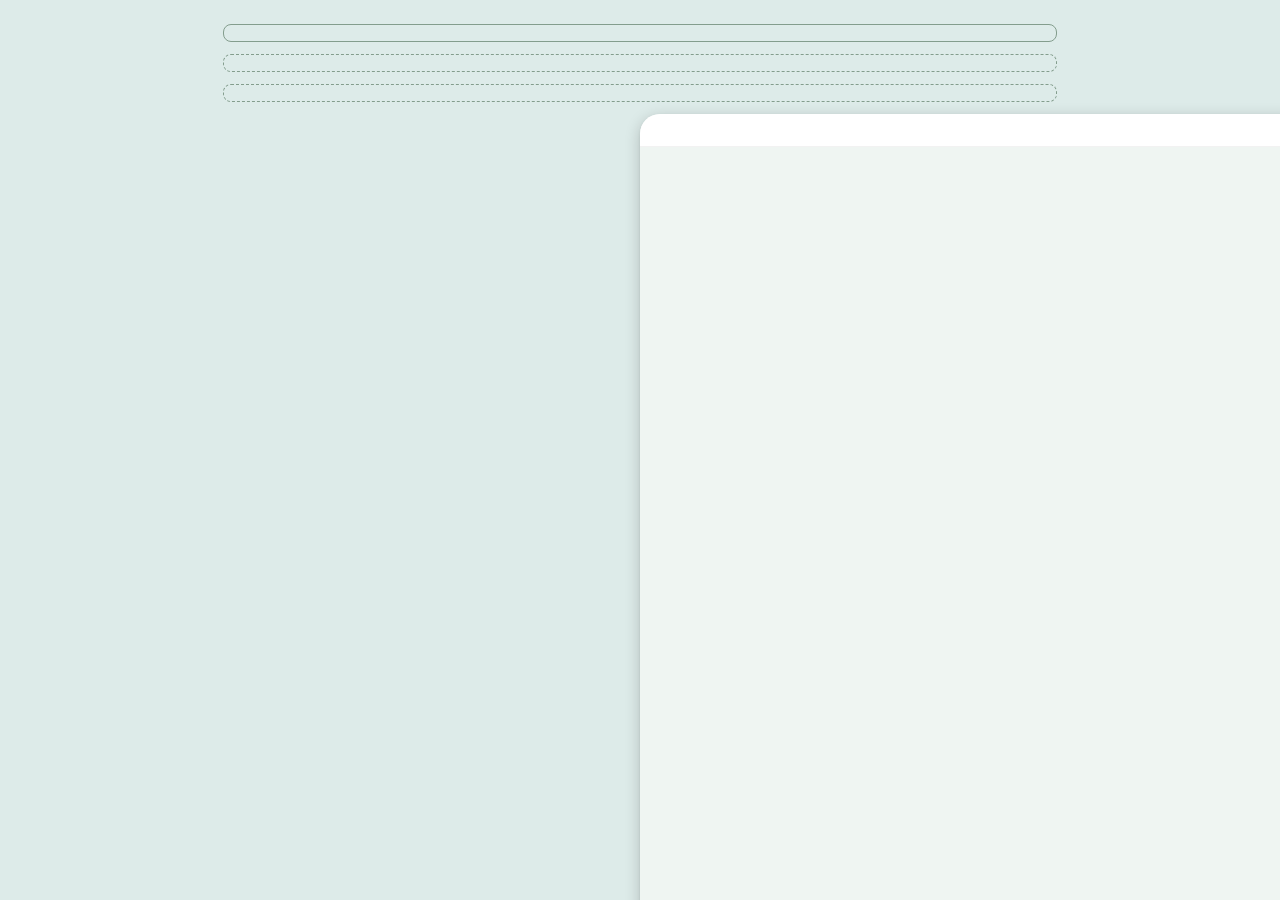
<file: index.html>
<!doctype html>
<meta charset="utf-8">
<meta http-equiv="refresh" content="0; url=prototypes/diet-tablet/index.html">
<title>Diet Requests — tablet prototype</title>
<p>Opening the prototype… <a href="prototypes/diet-tablet/index.html">Continue</a></p>
</file>
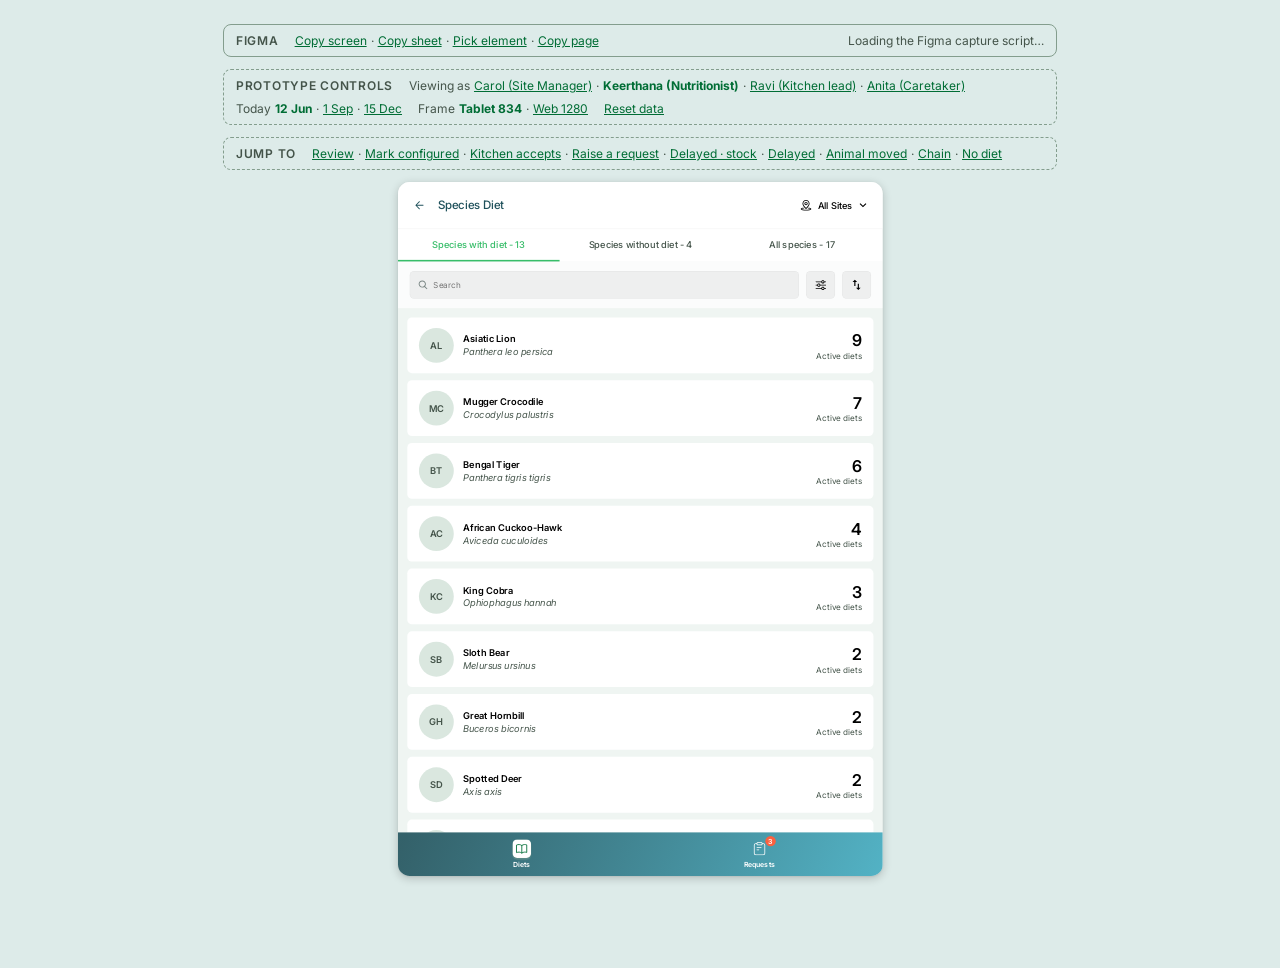
<file: prototypes/diet-tablet/index.html>
<!doctype html>
<html lang="en">
<head>
<meta charset="utf-8">
<meta name="viewport" content="width=device-width, initial-scale=1">
<title>Diet · App tablet prototype</title>
<!-- Antz Diet, app tablet 834 × 1194 (and the kitchen's web frame 1280 × 800). Logic: docs/system.md. Plan: docs/plan.md. -->
<link rel="stylesheet" href="../../app/tokens.css">
<link rel="stylesheet" href="../../app/type.css">
<link rel="stylesheet" href="../../app/components.css">
<link rel="stylesheet" href="../../app/icons/icons.css">
<link rel="stylesheet" href="diet.css">
<script src="https://mcp.figma.com/mcp/html-to-design/capture.js" async></script><!-- Figma html-to-design capture; inert unless used from the Figma bar -->
</head>
<body>
<div class="stage" id="stage">
  <div id="figma-bar" class="stage__bar stage__bar--figma" role="toolbar" aria-label="Figma capture, prototype only"></div>
  <div id="stage-bar" class="stage__bar" role="region" aria-label="Prototype controls, not part of the app"></div>
  <div id="stage-bar2" class="stage__bar" role="region" aria-label="Prototype shortcuts, not part of the app"></div>
  <div class="device-slot">
    <div class="device t-body-regular" role="application" aria-label="Diet">
      <header id="bar"></header>
      <main id="main"></main>
      <div id="foot"></div>
      <nav id="nav" aria-label="Diet"></nav>
      <div class="scrim" id="scrim" onclick="if(event.target===this)closeSheet()"><div class="sheet" id="sheet" role="dialog" aria-modal="true"></div></div>
      <div class="toast t-body-medium" id="toast" role="status"></div>
    </div>
  </div>
</div>
<script src="icons.js"></script>
<script src="data.js"></script>
<script src="model.js"></script>
<script src="ui.js"></script>
<script src="views-diets.js"></script>
<script src="views-requests.js"></script>
<script src="views-tasks.js"></script>
<script src="sheets.js"></script>
<script src="app.js"></script>
<script src="figma-bar.js"></script>
</body>
</html>
</file>
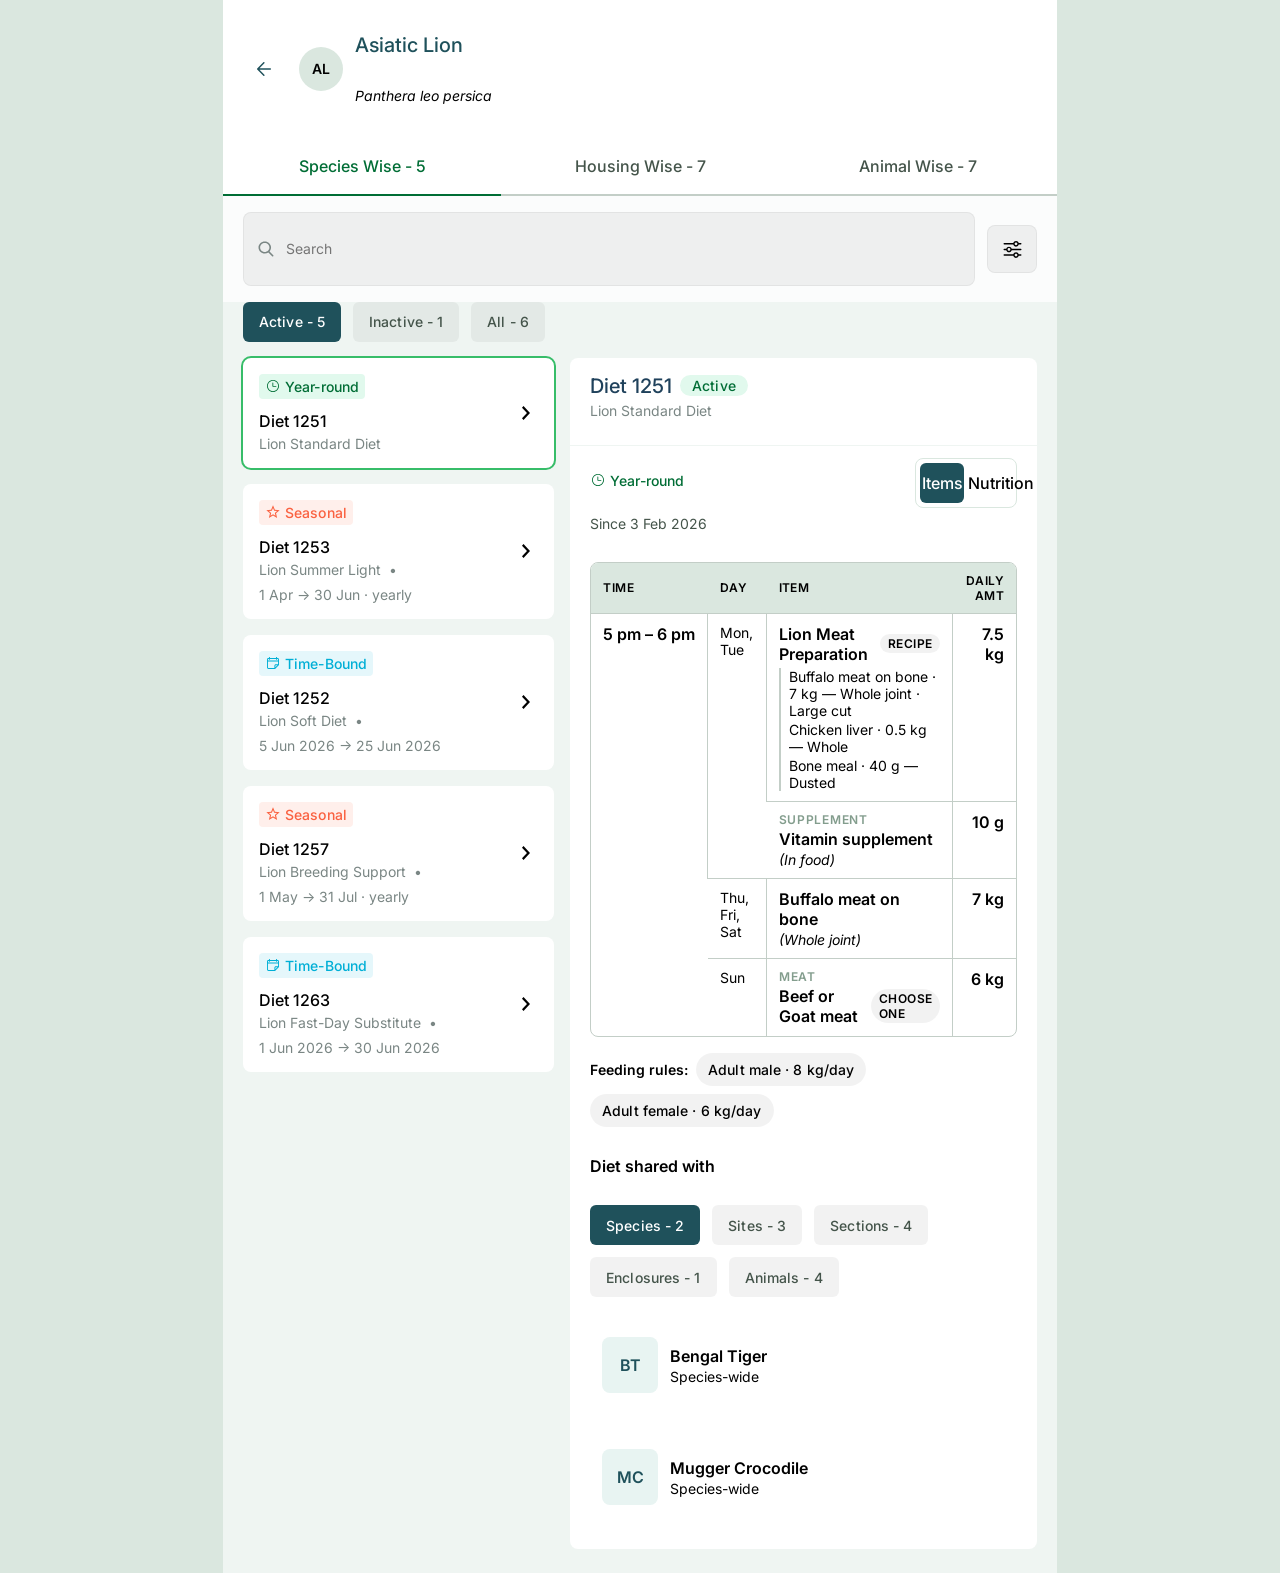
<file: prototypes/diet-tablet/split.html>
<!doctype html>
<html lang="en">
<head>
<meta charset="utf-8">
<meta name="viewport" content="width=device-width, initial-scale=1">
<title>Diet · split-view preview (one-off)</title>
<!-- One-off preview (Sourav, 2026-09-30): the species page's Species Wise tab as the requests-desk split
     (360px card list + docked detail pane), on the real library. Not wired into the app. -->
<link rel="stylesheet" href="../../app/tokens.css">
<link rel="stylesheet" href="../../app/type.css">
<link rel="stylesheet" href="../../app/components.css">
<link rel="stylesheet" href="../../app/icons/icons.css">
<link rel="stylesheet" href="diet.css">
<style>
  body { margin: 0; background: var(--md3-surface-variant); display: flex; justify-content: center; }
  a { color: inherit; text-decoration: none; }
  button { border: 0; background: none; font: inherit; color: inherit; cursor: pointer; padding: 0; }
  .pane .dstable th, .pane .dstable td { padding: 10px 12px; }
  .pane .dstable .dsub { padding-left: var(--sp-8); }
  .frame { width: 834px; max-width: 100%; min-height: 100vh; background: var(--md3-background); color: var(--ink); font-family: Inter, system-ui, sans-serif; }
  .frame #bar { position: sticky; top: 0; z-index: 3; }
  .pgbody { padding: 0 var(--sp-20) var(--sp-24); display: flex; flex-direction: column; gap: var(--sp-16); }
  /* the split: 40% cards, 60% detail; the cards keep the module's diet-card visuals */
  .frame .split { grid-template-columns: 2fr 3fr; }
  .split .dcards { position: sticky; top: 96px; }
  .split .dcard { outline: 2px solid transparent; }
  .split .dcard.sel { outline-color: var(--md3-primary); }
  .pane { background: var(--md3-on-primary); border-radius: 8px; overflow: hidden; align-self: start; }
  .pane .dshead { padding-top: var(--sp-16); }
  .pane .dsrow2 { align-items: flex-start; }
  .pane .dsr2-l { flex: 1; min-width: 0; }
  .pane .p-period { margin-top: 4px; color: var(--md3-on-surface-variant); }
  .pane .pbody { padding: 0 20px 20px; display: flex; flex-direction: column; gap: var(--sp-16); }
  .pane .dseg { flex: none; }
  @media (max-width: 700px) { .split { grid-template-columns: 1fr; } .pane { display: none; } .split .dcards { position: static; } }
</style>
</head>
<body>
<div class="frame">
  <header id="bar" class="sp"></header>
  <nav class="stabs" id="tabs"></nav>
  <div class="spband" id="band"></div>
  <div class="pgbody">
    <div class="spchips" id="chips"></div>
    <div class="split">
      <div class="dcards" id="list"></div>
      <section class="pane" id="pane"></section>
    </div>
  </div>
</div>
<script src="icons.js"></script>
<script>
  const $ = s => document.querySelector(s);
  const TYPE_NAME = { yearround: 'Year-round', seasonal: 'Seasonal', timebound: 'Time-Bound' };
  const DIETS = [
    { code: 'Diet 1251', name: 'Lion Standard Diet', ty: 'yearround', k: 'y', period: '', since: '3 Feb 2026', on: 1,
      rules: ['Adult male · 8 kg/day', 'Adult female · 6 kg/day'], reason: '',
      shared: { Species: [['BT', 'Bengal Tiger', 'Species-wide'], ['MC', 'Mugger Crocodile', 'Species-wide']], Sites: [['JM', 'Jamnagar Main Zoo', 'Site'], ['RC', 'Rescue Centre', 'Site'], ['BP', 'Bird Park', 'Site']], Sections: [['BC', 'Big Cats', 'Jamnagar Main Zoo'], ['RW', 'Raptor Wing', 'Bird Park'], ['FA', 'Forest Aviaries', 'Bird Park'], ['DS', 'Deer Section', 'Jamnagar Main Zoo']], Enclosures: [['LA', 'Lion Enclosure A', 'Big Cats']], Animals: [['RJ', 'Raja · LN-0012', 'Lion Enclosure A'], ['LE', 'Leela · LN-0015', 'Lion Enclosure A'], ['VE', 'Veer · LN-0021', 'Lion Enclosure B'], ['NO', 'Noor · LN-0023', 'Lion Enclosure B']] },
      meals: [['5 pm – 6 pm', 'Mon, Tue', [['Lion Meat Preparation', 'Recipe', '', ['Buffalo meat on bone · 7 kg — Whole joint · Large cut', 'Chicken liver · 0.5 kg — Whole', 'Bone meal · 40 g — Dusted'], '', '7.5 kg'], ['Vitamin supplement', '', 'In food', [], 'Supplement', '10 g']]], ['', 'Thu, Fri, Sat', [['Buffalo meat on bone', '', 'Whole joint', [], '', '7 kg']]], ['', 'Sun', [['Beef or Goat meat', 'Choose one', '', [], 'Meat', '6 kg']]]],
      nut: [['Energy', '2,540', 'kcal'], ['Protein', '171.7', 'g'], ['Fat', '200', 'g'], ['Carbohydrate', '0', 'g'], ['Moisture', '61.8', '%'], ['Calcium', '180', 'mg'], ['Phosphorus', '1,580', 'mg']] },
    { code: 'Diet 1253', name: 'Lion Summer Light', ty: 'seasonal', k: 's', period: '1 Apr → 30 Jun · yearly', since: '28 Mar 2026', on: 1,
      rules: [], reason: 'Chronic Illness',
      shared: { Sites: [['JM', 'Jamnagar Main Zoo', 'Site']], Animals: [['RJ', 'Raja · LN-0012', 'Lion Enclosure A'], ['LE', 'Leela · LN-0015', 'Lion Enclosure A']] },
      meals: [['7 am – 8 am', 'Mon', [['Beef', '', 'Chunks', [], '', '1 kg']]], ['', 'Wed, Thu, Fri', [['Beef', '', 'Chunks', [], '', '1 kg']]], ['', 'Sun', [['Beef or Goat meat', 'Choose one', '', [], 'Meat', '1 kg']]]],
      nut: [['Energy', '1,210', 'kcal'], ['Protein', '84.3', 'g'], ['Fat', '92', 'g'], ['Calcium', '96', 'mg'], ['Phosphorus', '740', 'mg']] },
    { code: 'Diet 1252', name: 'Lion Soft Diet', ty: 'timebound', k: 't', period: '5 Jun 2026 → 25 Jun 2026', since: '4 Jun 2026', on: 1,
      rules: [], reason: 'Dental wear',
      shared: { Enclosures: [['LB', 'Lion Enclosure B', 'Big Cats']], Animals: [['LE', 'Leela · LN-0015', 'Lion Enclosure A']] },
      meals: [['5 pm – 6 pm', 'Daily', [['Buffalo meat, boneless minced', '', 'Minced · Small cut', [], '', '5 kg'], ['Chicken liver', '', 'Minced', [], '', '0.5 kg']]]],
      nut: [['Energy', '1,980', 'kcal'], ['Protein', '148.2', 'g'], ['Fat', '141', 'g'], ['Calcium', '152', 'mg'], ['Phosphorus', '1,210', 'mg']] },
    { code: 'Diet 1257', name: 'Lion Breeding Support', ty: 'seasonal', k: 's', period: '1 May → 31 Jul · yearly', since: '18 Apr 2026', on: 1,
      rules: [], reason: 'Breeding season',
      shared: { Enclosures: [['LA', 'Lion Enclosure A', 'Big Cats']] },
      meals: [['5 pm – 6 pm', 'Daily', [['Lion Meat Preparation', 'Recipe', '', ['Buffalo meat on bone · 7 kg — Whole joint · Large cut', 'Chicken liver · 0.5 kg — Whole'], '', '8 kg'], ['Calcium supplement', '', 'Dusted', [], 'Supplement', '20 g']]]],
      nut: [['Energy', '2,700', 'kcal'], ['Protein', '180', 'g'], ['Calcium', '420', 'mg']] },
    { code: 'Diet 1263', name: 'Lion Fast-Day Substitute', ty: 'timebound', k: 't', period: '1 Jun 2026 → 30 Jun 2026', since: '29 May 2026', on: 1,
      rules: [], reason: '',
      shared: { Species: [['BT', 'Bengal Tiger', 'Species-wide']], Sites: [['JM', 'Jamnagar Main Zoo', 'Site'], ['RC', 'Rescue Centre', 'Site'], ['BP', 'Bird Park', 'Site']] },
      meals: [['5 pm – 6 pm', 'Wed', [['Bone broth', '', 'Warm', [], '', '2 l'], ['Marrow bone', '', 'Whole', [], '', '1 pcs']]]],
      nut: [['Energy', '640', 'kcal'], ['Protein', '38', 'g']] },
  ];
  let sel = 0, view = 'items', shTab = null;

  $('#bar').innerHTML = `<button class="iconbtn" aria-label="Back">${ic('back', 24)}</button><span class="bar-ava t-body-title" aria-hidden="true">AL</span><div class="hd"><h1 class="t-medium-medium">Asiatic Lion</h1><p class="facts t-body-regular"><i>Panthera leo persica</i></p></div>`;
  $('#tabs').innerHTML = `<a class="t-minor-medium on" href="javascript:void 0">Species Wise - 5</a><a class="t-minor-medium" href="javascript:void 0">Housing Wise - 7</a><a class="t-minor-medium" href="javascript:void 0">Animal Wise - 7</a>`;
  $('#band').innerHTML = `<label class="spsearch">${ic('search', 20)}<input class="t-body-regular" placeholder="Search" aria-label="Search"></label><button class="spfilter" aria-label="Filters">${ic('filter', 24)}</button>`;
  $('#chips').innerHTML = `<button class="spchip on t-body-medium">Active - 5</button><button class="spchip t-body-medium">Inactive - 1</button><button class="spchip t-body-medium">All - 6</button>`;

  function drawList() {
    $('#list').innerHTML = DIETS.map((d, i) => `<a class="dcard${i === sel ? ' sel' : ''}" href="javascript:void 0" onclick="sel=${i};view='items';shTab=null;draw()"><span class="dtxt"><span class="ttag ${d.ty} t-body-medium">${ic(d.ty, 16)}${TYPE_NAME[d.ty]}</span><span class="dtt"><span class="n t-minor-medium${d.on ? '' : ' strike'}">${d.code}</span><span class="m t-body-regular"><span>${d.name}</span>${d.period ? `<span>•</span><span>${d.period}</span>` : ''}</span></span></span>${ic('chev', 24)}</a>`).join('');
  }
  const cell = it => `${it[4] ? `<span class="dfeed t-subtext-title">${it[4]}</span>` : ''}<span class="dnm"><span class="t-minor-title">${it[0]}</span>${it[1] ? `<span class="ktag t-subtext-title">${it[1]}</span>` : ''}</span>${it[2] ? `<span class="prep t-body-reg-italic">(${it[2]})</span>` : ''}${it[3].length ? `<span class="dsub">${it[3].map(x => `<span class="t-body-regular">${x}</span>`).join('')}</span>` : ''}`;
  const rows = d => d.meals.map((m, mi) => m[2].map((it, j) => `<tr>${mi === 0 && j === 0 && m[0] ? `<td class="time t-minor-title" rowspan="${d.meals.reduce((n, x) => n + x[2].length, 0)}">${m[0]}</td>` : ''}${j === 0 ? `<td class="t-body-regular" rowspan="${m[2].length}">${m[1]}</td>` : ''}<td>${cell(it)}</td><td class="num t-minor-title">${it[5]}</td></tr>`).join('')).join('');
  function shared(d) {
    const keys = Object.keys(d.shared); if (!keys.length) return '';
    if (!shTab || !d.shared[shTab]) shTab = keys[0];
    return `<div class="dsshared" style="margin-top:0"><h2 class="t-minor-title">Diet shared with</h2><div class="spchips">${keys.map(k => `<button class="spchip${shTab === k ? ' on' : ''} t-body-medium" onclick="shTab='${k}';draw()">${k} - ${d.shared[k].length}</button>`).join('')}</div><div class="ents">${d.shared[shTab].map(([i2, n, sub]) => `<a class="ent" href="javascript:void 0"><span class="av" aria-hidden="true"><span class="t-minor-title">${i2}</span></span><span class="grow"><span class="ent-n t-minor-title">${n}</span><span class="ent-m t-body-regular">${sub}</span></span></a>`).join('')}</div></div>`;
  }
  function drawPane() {
    const d = DIETS[sel];
    $('#pane').innerHTML = `
      <div class="dshead"><div class="dsh-l"><div class="dsh-r1"><span class="t-medium-medium">${d.code}</span><span class="dstag${d.on ? ' ok' : ''} t-body-medium">${d.on ? 'Active' : 'Inactive'}</span></div><p class="dsh-nm t-body-regular">${d.name}</p></div></div>
      <div class="dsrow2"><div class="dsr2-l"><p class="dstype ${d.ty} t-body-medium">${ic(d.ty, 16)}${TYPE_NAME[d.ty]}</p>${d.period ? `<p class="p-period t-body-medium">${d.period}</p>` : ''}<p class="dssince t-body-regular">Since ${d.since}</p></div>
        <div class="dseg"><button class="t-minor-medium${view === 'items' ? ' on' : ''}" onclick="view='items';draw()">Items</button><button class="t-minor-medium${view === 'nutrition' ? ' on' : ''}" onclick="view='nutrition';draw()">Nutrition</button></div></div>
      <div class="pbody">
        ${view === 'items'
          ? `<div class="dstable-wrap"><table class="dstable"><thead><tr><th class="t-subtext-title">Time</th><th class="t-subtext-title">Day</th><th class="t-subtext-title">Item</th><th class="num t-subtext-title">Daily amt</th></tr></thead><tbody>${rows(d)}</tbody></table></div>`
          : `<div class="ncard" style="max-width:none"><p class="t-medium-title">Nutrition</p><p class="nsub t-body-regular">Per animal · per day — totals across every item in this plan</p>${d.nut.map(([l, v, u]) => `<div class="nrow"><span class="t-minor-title">${l}</span><span class="nv"><span class="t-minor-title">${v}</span><span class="t-body-regular"> ${u}</span></span></div>`).join('')}</div>`}
        ${view === 'items' && d.rules.length ? `<div class="dreason"><span class="t-body-title">Feeding rules:</span>${d.rules.map(r => `<span class="rchip t-body-medium">${r}</span>`).join('')}</div>` : ''}
        ${d.reason ? `<div class="dreason"><span class="t-body-title">Change reason:</span><span class="rchip t-body-medium">${d.reason}</span></div>` : ''}
        ${shared(d)}
      </div>`;
  }
  function draw() { drawList(); drawPane(); }
  draw();
</script>
</body>
</html>
</file>
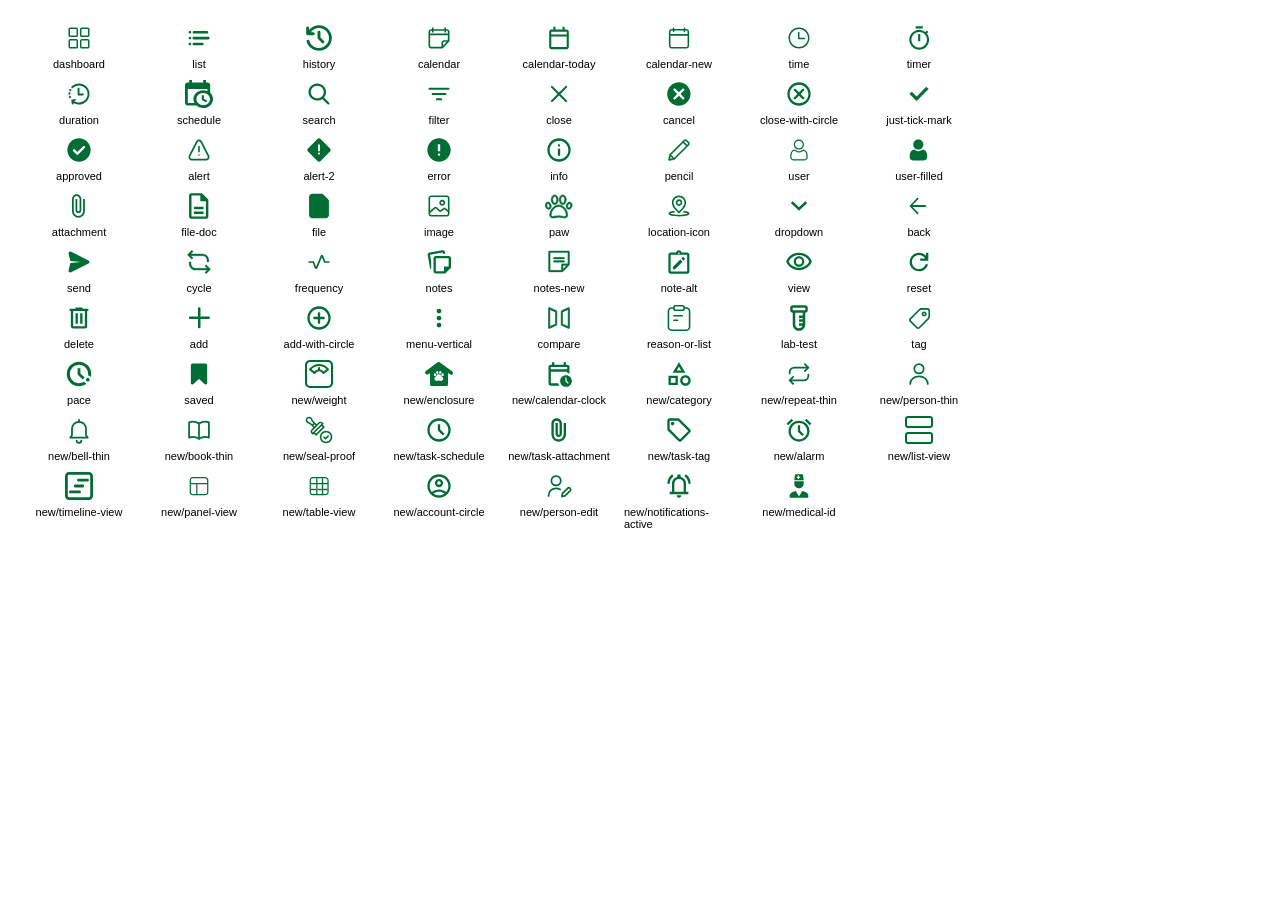
<file: prototypes/diet-tablet/tools/icon-sheet.html>
<!doctype html><meta charset="utf-8"><link rel="stylesheet" href="../../../app/icons/icons.css"><link rel="stylesheet" href="../../../app/tokens.css"><link rel="stylesheet" href="../../../app/components.css">
<style>body{font:11px sans-serif;display:grid;grid-template-columns:repeat(8,110px);gap:10px;padding:16px;background:white}div{display:flex;flex-direction:column;align-items:center;gap:6px}.app-icon{width:28px;height:28px;color:var(--md3-on-surface)}</style>
<script>
const a='dashboard list history calendar calendar-today calendar-new time timer duration schedule search filter close cancel close-with-circle just-tick-mark approved alert alert-2 error info pencil user user-filled attachment file-doc file image paw location-icon dropdown back send cycle frequency notes notes-new note-alt view reset delete add add-with-circle menu-vertical compare reason-or-list lab-test tag pace saved'.split(' ');
const n='weight enclosure calendar-clock category repeat-thin person-thin bell-thin book-thin seal-proof task-schedule task-attachment task-tag alarm list-view timeline-view panel-view table-view account-circle person-edit notifications-active medical-id'.split(' ');
document.write(a.map(s=>`<div><span class="app-icon app-icon--tint i-${s}"></span>${s}</div>`).join('')+n.map(s=>`<div><span class="app-icon app-icon--tint" style="--icon:url(../../../app/icons/new/${s}.svg)"></span>new/${s}</div>`).join(''));
</script>
</file>
<file: app/tokens.css>
/* App colour tokens — exactly the Figma colour styles of file vspP2iZ2eWNJySESUJ3yc0 (MD3_Antz/* only — the Priority/* and Opacity/* styles were dropped 2026-09-24 on Nitin's word: the library keeps the MD3_Antz set),
   values read with get_variable_defs on node 927:1705, 2026-09-20. This is the ONLY app file that holds hex.
   The app follows Figma where the web theme differs (Secondary #00D6C9 vs web #00AEA4). The web keeps shared/colors.css. */
:root {
  /* ---- Figma styles, one hex each, named as in Figma (kebab-case) ---- */
  --md3-add-primary: #00AFD6;   /* MD3_Antz/addPrimary */
  --md3-displaybg-primary: #E8F4F2;   /* MD3_Antz/displaybgPrimary */
  --md3-displaybg-secondary: #DDEBE9;   /* MD3_Antz/displaybgSecondary */
  --md3-moderate-secondary: #E4B819;   /* MD3_Antz/moderateSecondary */
  --md3-moderate-primary: #FFE86E;   /* MD3_Antz/moderatePrimary */
  --md3-notes: #FCF4AE;   /* MD3_Antz/notes */
  --md3-neutral-secondary: #7A8684;   /* MD3_Antz/neutralSecondary */
  --md3-neutral-primary: #000000;   /* MD3_Antz/neutralPrimary */
  --md3-primary: #37BD69;   /* MD3_Antz/Primary */
  --md3-on-primary: #FFFFFF;   /* MD3_Antz/OnPrimary */
  --md3-primary-container: #52F990;   /* MD3_Antz/PrimaryContainer */
  --md3-on-primary-container: #1F515B;   /* MD3_Antz/OnPrimaryContainer */
  --md3-secondary: #00D6C9;   /* MD3_Antz/Secondary */
  --md3-on-secondary: #FFFFFF;   /* MD3_Antz/OnSecondary */
  --md3-secondary-container: #AFEFEB;   /* MD3_Antz/SecondaryContainer */
  --md3-on-secondary-container: #1F415B;   /* MD3_Antz/OnSecondaryContainer */
  --md3-tertiary: #FA6140;   /* MD3_Antz/Tertiary */
  --md3-on-tertiary: #FFFFFF;   /* MD3_Antz/OnTertiary */
  --md3-tertiary-container: #FFBDA8;   /* MD3_Antz/TertiaryContainer */
  --md3-on-tertiary-container: #250E01;   /* MD3_Antz/OnTertiaryContainer */
  --md3-error: #E93353;   /* MD3_Antz/Error */
  --md3-on-error: #FFFFFF;   /* MD3_Antz/OnError */
  --md3-error-container: #FFD3D3;   /* MD3_Antz/ErrorContainer */
  --md3-on-error-container: #4A0415;   /* MD3_Antz/OnErrorContainer */
  --md3-background: #EFF5F2;   /* MD3_Antz/Background */
  --md3-on-background: #E1F9ED;   /* MD3_Antz/OnBackground */
  --md3-surface: #F2FFF8;   /* MD3_Antz/Surface */
  --md3-on-surface: #006D35;   /* MD3_Antz/OnSurface */
  --md3-surface-variant: #DAE7DF;   /* MD3_Antz/SurfaceVariant */
  --md3-on-surface-variant: #44544A;   /* MD3_Antz/OnSurfaceVariant */
  --md3-outline: #839D8D;   /* MD3_Antz/Outline */
  --md3-outline-variant: #C3CEC7;   /* MD3_Antz/OutlineVariant */
  --md3-secondary-dark: #00ABAB;   /* MD3_Antz/SecondaryDark */
  /* Figma alpha styles (the API renders them opaque; alpha taken from the style name) */
  --md3-neutral05: rgb(from #000000 r g b / 5%);   /* MD3_Antz/neutral05 */
  --md3-neutral-50: rgb(from #000000 r g b / 40%);   /* MD3_Antz/neutral_50 */
  --md3-primarywhite20: rgb(from #FFFFFF r g b / 20%);   /* MD3_Antz/Primarywhite20 */
  --md3-on-primarycontainer10: rgb(from #1F515B r g b / 10%);   /* MD3_Antz/OnPrimarycontainer10 */
  --md3-on-primary50: rgb(from #FFFFFF r g b / 50%);   /* MD3_Antz/OnPrimary50 */

  /* ---- Figma gradient styles (Gradients/*), read from the Antz Design System file vspP2iZ2eWNJySESUJ3yc0 node 927:1984 on 2026-09-24 (Nitin). Every stop is an MD3_Antz style, so the gradients are composed from the tokens above, never from hex. ---- */
  --grad-important: linear-gradient(180deg, var(--md3-tertiary) 0%, var(--md3-error) 100%);   /* Gradients/important (927:1988): Tertiary → Error, top to bottom */
  --grad-teal: linear-gradient(180deg, var(--md3-secondary) 0%, var(--md3-on-secondary-container) 100%);   /* Gradients/Grad_teal (927:1994): Secondary → OnSecondaryContainer, top to bottom */
  --grad-greenturq: linear-gradient(116.5deg, var(--md3-secondary) 8.77%, var(--md3-primary) 101.99%);   /* Gradients/greenturq (927:2000): Secondary → Primary at 116.5°, stops as drawn */
  --grad-darklight: linear-gradient(180deg, var(--md3-on-secondary-container) 0%, var(--md3-primary) 100%);   /* Gradients/darklight (927:2006): OnSecondaryContainer → Primary, top to bottom */
  --grad-lightdark: linear-gradient(180deg, var(--md3-primary) 0%, var(--md3-on-secondary-container) 100%);   /* Gradients/lightdark (927:2012; 1272:2681 is a duplicate group of the same style): Primary → OnSecondaryContainer, top to bottom */
  --grad-lightlemonblue: linear-gradient(101.98deg, var(--md3-moderate-primary) 3.40%, var(--md3-secondary-container) 104.31%);   /* Styles/LightLemonblue (1272:2693): moderatePrimary → SecondaryContainer at 101.98°, stops as drawn */
  --grad-lightpinkblue: linear-gradient(101.98deg, var(--md3-error-container) 3.40%, var(--md3-secondary-container) 104.31%);   /* Styles/LightLemonblue (1272:2700) — Figma names this second style the same as the lemon one although it starts from ErrorContainer pink; named by what it is here, Needs Review asks for the Figma rename */
  /* ---- semantic names used by app/components.css, showcase.css and brand.css → Figma style ---- */
  --primary-main: var(--md3-primary);
  --on-primary: var(--md3-on-primary);
  --paper: var(--md3-on-primary);
  --primary-contrast-text: var(--md3-on-primary);
  --primary-container: var(--md3-primary-container);
  --on-primary-container: var(--md3-on-primary-container);
  --primary-light: var(--md3-on-primary-container);
  --primary-dark: var(--md3-on-surface);
  --on-surface: var(--md3-on-surface);
  --secondary-main: var(--md3-secondary);
  --secondary-container: var(--md3-secondary-container);
  --on-secondary-container: var(--md3-on-secondary-container);
  --secondary-dark: var(--md3-on-secondary-container);
  --secondary-dark-token: var(--md3-secondary-dark);
  --text-label: var(--md3-secondary-dark);
  --tertiary: var(--md3-tertiary);
  --tertiary-container: var(--md3-tertiary-container);
  --on-tertiary-container: var(--md3-on-tertiary-container);
  --error: var(--md3-error);
  --error-container: var(--md3-error-container);
  --rustic-red: var(--md3-on-error-container);
  --background: var(--md3-background);
  --light-bg: var(--md3-background);
  --body-bg: var(--md3-background);
  --on-background: var(--md3-on-background);
  --surface: var(--md3-surface);
  --surface-variant: var(--md3-surface-variant);
  --on-surface-variant: var(--md3-on-surface-variant);
  --outline: var(--md3-outline);
  --outline-variant: var(--md3-outline-variant);
  --displaybg-primary: var(--md3-displaybg-primary);
  --table-header-bg: var(--md3-displaybg-primary);
  --background-default: var(--md3-displaybg-primary);
  --displaybg-secondary: var(--md3-displaybg-secondary);
  --moderate-secondary: var(--md3-moderate-secondary);
  --moderate-primary: var(--md3-moderate-primary);
  --notes: var(--md3-notes);
  --antz-notes: var(--md3-notes);
  --antz-notes-80: var(--md3-moderate-primary);
  --neutral-secondary: var(--md3-neutral-secondary);
  --neutral-primary: var(--md3-neutral-primary);
  --deep-dark: var(--md3-neutral-primary);
  --add-primary: var(--md3-add-primary);
  /* ---- measured one-off tints (values used by production components) ---- */
  --surface-variant-60: rgb(from var(--surface-variant) r g b / 60%);
  --primary-08: rgb(from var(--primary-main) r g b / 8%);
  --primary-18: rgb(from var(--primary-main) r g b / 18%);
  --moderate-secondary-18: rgb(from var(--moderate-secondary) r g b / 18%);
  --moderate-secondary-20: rgb(from var(--moderate-secondary) r g b / 20%);
  --moderate-secondary-10: rgb(from var(--moderate-secondary) r g b / 10%);
  --outline-18: rgb(from var(--outline) r g b / 18%);
  --outline-10: rgb(from var(--outline) r g b / 10%);
  --tertiary-18: rgb(from var(--tertiary) r g b / 18%);
  --tertiary-alpha-30: rgb(from var(--tertiary) r g b / 30%);
  --tertiary-20: rgb(from var(--tertiary-container) r g b / 20%);
  --tertiary-container-16: rgb(from var(--tertiary-container) r g b / 16%);
  --displaybg-primary-70: rgb(from var(--displaybg-primary) r g b / 70%);
  --secondary-container-20: rgb(from var(--secondary-container) r g b / 20%);
  --add-primary-10: rgb(from var(--add-primary) r g b / 10%);
  --notes-20: rgb(from var(--notes) r g b / 20%);
  --antz-notes-40: rgb(from var(--notes) r g b / 40%);
  --notes-70: rgb(from var(--notes) r g b / 70%);
  --neutral-05: rgb(from var(--neutral-primary) r g b / 5%);
  --neutral-50: rgb(from var(--neutral-primary) r g b / 40%);
  --black-04: rgb(from var(--neutral-primary) r g b / 4%);
  --black-05: rgb(from var(--neutral-primary) r g b / 5%);
  --black-08: rgb(from var(--neutral-primary) r g b / 8%);
  --on-primary-container-20: rgb(from var(--on-primary-container) r g b / 20%);
  --error-06: rgb(from var(--error) r g b / 6%);
  --error-container-40: rgb(from var(--error-container) r g b / 40%);
  --rustic-red-10: rgb(from var(--rustic-red) r g b / 10%);
  --error-container-30: rgb(from var(--error-container) r g b / 30%);
  --neutral-primary-a8: rgb(from var(--neutral-primary) r g b / 8%);   /* animal card shadow (1266:3932) */   /* gender tag Undetermined (1172:7111) */

  /* ---- opacity scale for every colour, derived with CSS relative colour. Hex untouched. --<name>-a<percent> ---- */
  --md3-add-primary-a5: rgb(from var(--md3-add-primary) r g b / 5%); --md3-add-primary-a10: rgb(from var(--md3-add-primary) r g b / 10%); --md3-add-primary-a20: rgb(from var(--md3-add-primary) r g b / 20%); --md3-add-primary-a30: rgb(from var(--md3-add-primary) r g b / 30%); --md3-add-primary-a40: rgb(from var(--md3-add-primary) r g b / 40%); --md3-add-primary-a50: rgb(from var(--md3-add-primary) r g b / 50%); --md3-add-primary-a60: rgb(from var(--md3-add-primary) r g b / 60%); --md3-add-primary-a70: rgb(from var(--md3-add-primary) r g b / 70%); --md3-add-primary-a80: rgb(from var(--md3-add-primary) r g b / 80%); --md3-add-primary-a90: rgb(from var(--md3-add-primary) r g b / 90%);
  --md3-displaybg-primary-a5: rgb(from var(--md3-displaybg-primary) r g b / 5%); --md3-displaybg-primary-a10: rgb(from var(--md3-displaybg-primary) r g b / 10%); --md3-displaybg-primary-a20: rgb(from var(--md3-displaybg-primary) r g b / 20%); --md3-displaybg-primary-a30: rgb(from var(--md3-displaybg-primary) r g b / 30%); --md3-displaybg-primary-a40: rgb(from var(--md3-displaybg-primary) r g b / 40%); --md3-displaybg-primary-a50: rgb(from var(--md3-displaybg-primary) r g b / 50%); --md3-displaybg-primary-a60: rgb(from var(--md3-displaybg-primary) r g b / 60%); --md3-displaybg-primary-a70: rgb(from var(--md3-displaybg-primary) r g b / 70%); --md3-displaybg-primary-a80: rgb(from var(--md3-displaybg-primary) r g b / 80%); --md3-displaybg-primary-a90: rgb(from var(--md3-displaybg-primary) r g b / 90%);
  --md3-displaybg-secondary-a5: rgb(from var(--md3-displaybg-secondary) r g b / 5%); --md3-displaybg-secondary-a10: rgb(from var(--md3-displaybg-secondary) r g b / 10%); --md3-displaybg-secondary-a20: rgb(from var(--md3-displaybg-secondary) r g b / 20%); --md3-displaybg-secondary-a30: rgb(from var(--md3-displaybg-secondary) r g b / 30%); --md3-displaybg-secondary-a40: rgb(from var(--md3-displaybg-secondary) r g b / 40%); --md3-displaybg-secondary-a50: rgb(from var(--md3-displaybg-secondary) r g b / 50%); --md3-displaybg-secondary-a60: rgb(from var(--md3-displaybg-secondary) r g b / 60%); --md3-displaybg-secondary-a70: rgb(from var(--md3-displaybg-secondary) r g b / 70%); --md3-displaybg-secondary-a80: rgb(from var(--md3-displaybg-secondary) r g b / 80%); --md3-displaybg-secondary-a90: rgb(from var(--md3-displaybg-secondary) r g b / 90%);
  --md3-moderate-secondary-a5: rgb(from var(--md3-moderate-secondary) r g b / 5%); --md3-moderate-secondary-a10: rgb(from var(--md3-moderate-secondary) r g b / 10%); --md3-moderate-secondary-a20: rgb(from var(--md3-moderate-secondary) r g b / 20%); --md3-moderate-secondary-a30: rgb(from var(--md3-moderate-secondary) r g b / 30%); --md3-moderate-secondary-a40: rgb(from var(--md3-moderate-secondary) r g b / 40%); --md3-moderate-secondary-a50: rgb(from var(--md3-moderate-secondary) r g b / 50%); --md3-moderate-secondary-a60: rgb(from var(--md3-moderate-secondary) r g b / 60%); --md3-moderate-secondary-a70: rgb(from var(--md3-moderate-secondary) r g b / 70%); --md3-moderate-secondary-a80: rgb(from var(--md3-moderate-secondary) r g b / 80%); --md3-moderate-secondary-a90: rgb(from var(--md3-moderate-secondary) r g b / 90%);
  --md3-moderate-primary-a5: rgb(from var(--md3-moderate-primary) r g b / 5%); --md3-moderate-primary-a10: rgb(from var(--md3-moderate-primary) r g b / 10%); --md3-moderate-primary-a20: rgb(from var(--md3-moderate-primary) r g b / 20%); --md3-moderate-primary-a30: rgb(from var(--md3-moderate-primary) r g b / 30%); --md3-moderate-primary-a40: rgb(from var(--md3-moderate-primary) r g b / 40%); --md3-moderate-primary-a50: rgb(from var(--md3-moderate-primary) r g b / 50%); --md3-moderate-primary-a60: rgb(from var(--md3-moderate-primary) r g b / 60%); --md3-moderate-primary-a70: rgb(from var(--md3-moderate-primary) r g b / 70%); --md3-moderate-primary-a80: rgb(from var(--md3-moderate-primary) r g b / 80%); --md3-moderate-primary-a90: rgb(from var(--md3-moderate-primary) r g b / 90%);
  --md3-notes-a5: rgb(from var(--md3-notes) r g b / 5%); --md3-notes-a10: rgb(from var(--md3-notes) r g b / 10%); --md3-notes-a20: rgb(from var(--md3-notes) r g b / 20%); --md3-notes-a30: rgb(from var(--md3-notes) r g b / 30%); --md3-notes-a40: rgb(from var(--md3-notes) r g b / 40%); --md3-notes-a50: rgb(from var(--md3-notes) r g b / 50%); --md3-notes-a60: rgb(from var(--md3-notes) r g b / 60%); --md3-notes-a70: rgb(from var(--md3-notes) r g b / 70%); --md3-notes-a80: rgb(from var(--md3-notes) r g b / 80%); --md3-notes-a90: rgb(from var(--md3-notes) r g b / 90%);
  --md3-neutral-secondary-a5: rgb(from var(--md3-neutral-secondary) r g b / 5%); --md3-neutral-secondary-a10: rgb(from var(--md3-neutral-secondary) r g b / 10%); --md3-neutral-secondary-a20: rgb(from var(--md3-neutral-secondary) r g b / 20%); --md3-neutral-secondary-a30: rgb(from var(--md3-neutral-secondary) r g b / 30%); --md3-neutral-secondary-a40: rgb(from var(--md3-neutral-secondary) r g b / 40%); --md3-neutral-secondary-a50: rgb(from var(--md3-neutral-secondary) r g b / 50%); --md3-neutral-secondary-a60: rgb(from var(--md3-neutral-secondary) r g b / 60%); --md3-neutral-secondary-a70: rgb(from var(--md3-neutral-secondary) r g b / 70%); --md3-neutral-secondary-a80: rgb(from var(--md3-neutral-secondary) r g b / 80%); --md3-neutral-secondary-a90: rgb(from var(--md3-neutral-secondary) r g b / 90%);
  --md3-neutral-primary-a5: rgb(from var(--md3-neutral-primary) r g b / 5%); --md3-neutral-primary-a10: rgb(from var(--md3-neutral-primary) r g b / 10%); --md3-neutral-primary-a20: rgb(from var(--md3-neutral-primary) r g b / 20%); --md3-neutral-primary-a30: rgb(from var(--md3-neutral-primary) r g b / 30%); --md3-neutral-primary-a40: rgb(from var(--md3-neutral-primary) r g b / 40%); --md3-neutral-primary-a50: rgb(from var(--md3-neutral-primary) r g b / 50%); --md3-neutral-primary-a60: rgb(from var(--md3-neutral-primary) r g b / 60%); --md3-neutral-primary-a70: rgb(from var(--md3-neutral-primary) r g b / 70%); --md3-neutral-primary-a80: rgb(from var(--md3-neutral-primary) r g b / 80%); --md3-neutral-primary-a90: rgb(from var(--md3-neutral-primary) r g b / 90%);
  --md3-primary-a5: rgb(from var(--md3-primary) r g b / 5%); --md3-primary-a10: rgb(from var(--md3-primary) r g b / 10%); --md3-primary-a20: rgb(from var(--md3-primary) r g b / 20%); --md3-primary-a30: rgb(from var(--md3-primary) r g b / 30%); --md3-primary-a40: rgb(from var(--md3-primary) r g b / 40%); --md3-primary-a50: rgb(from var(--md3-primary) r g b / 50%); --md3-primary-a60: rgb(from var(--md3-primary) r g b / 60%); --md3-primary-a70: rgb(from var(--md3-primary) r g b / 70%); --md3-primary-a80: rgb(from var(--md3-primary) r g b / 80%); --md3-primary-a90: rgb(from var(--md3-primary) r g b / 90%);
  --md3-on-primary-a5: rgb(from var(--md3-on-primary) r g b / 5%); --md3-on-primary-a10: rgb(from var(--md3-on-primary) r g b / 10%); --md3-on-primary-a20: rgb(from var(--md3-on-primary) r g b / 20%); --md3-on-primary-a30: rgb(from var(--md3-on-primary) r g b / 30%); --md3-on-primary-a40: rgb(from var(--md3-on-primary) r g b / 40%); --md3-on-primary-a50: rgb(from var(--md3-on-primary) r g b / 50%); --md3-on-primary-a60: rgb(from var(--md3-on-primary) r g b / 60%); --md3-on-primary-a70: rgb(from var(--md3-on-primary) r g b / 70%); --md3-on-primary-a80: rgb(from var(--md3-on-primary) r g b / 80%); --md3-on-primary-a90: rgb(from var(--md3-on-primary) r g b / 90%);
  --md3-primary-container-a5: rgb(from var(--md3-primary-container) r g b / 5%); --md3-primary-container-a10: rgb(from var(--md3-primary-container) r g b / 10%); --md3-primary-container-a20: rgb(from var(--md3-primary-container) r g b / 20%); --md3-primary-container-a30: rgb(from var(--md3-primary-container) r g b / 30%); --md3-primary-container-a40: rgb(from var(--md3-primary-container) r g b / 40%); --md3-primary-container-a50: rgb(from var(--md3-primary-container) r g b / 50%); --md3-primary-container-a60: rgb(from var(--md3-primary-container) r g b / 60%); --md3-primary-container-a70: rgb(from var(--md3-primary-container) r g b / 70%); --md3-primary-container-a80: rgb(from var(--md3-primary-container) r g b / 80%); --md3-primary-container-a90: rgb(from var(--md3-primary-container) r g b / 90%);
  --md3-on-primary-container-a5: rgb(from var(--md3-on-primary-container) r g b / 5%); --md3-on-primary-container-a10: rgb(from var(--md3-on-primary-container) r g b / 10%); --md3-on-primary-container-a20: rgb(from var(--md3-on-primary-container) r g b / 20%); --md3-on-primary-container-a30: rgb(from var(--md3-on-primary-container) r g b / 30%); --md3-on-primary-container-a40: rgb(from var(--md3-on-primary-container) r g b / 40%); --md3-on-primary-container-a50: rgb(from var(--md3-on-primary-container) r g b / 50%); --md3-on-primary-container-a60: rgb(from var(--md3-on-primary-container) r g b / 60%); --md3-on-primary-container-a70: rgb(from var(--md3-on-primary-container) r g b / 70%); --md3-on-primary-container-a80: rgb(from var(--md3-on-primary-container) r g b / 80%); --md3-on-primary-container-a90: rgb(from var(--md3-on-primary-container) r g b / 90%);
  --md3-secondary-a5: rgb(from var(--md3-secondary) r g b / 5%); --md3-secondary-a10: rgb(from var(--md3-secondary) r g b / 10%); --md3-secondary-a20: rgb(from var(--md3-secondary) r g b / 20%); --md3-secondary-a30: rgb(from var(--md3-secondary) r g b / 30%); --md3-secondary-a40: rgb(from var(--md3-secondary) r g b / 40%); --md3-secondary-a50: rgb(from var(--md3-secondary) r g b / 50%); --md3-secondary-a60: rgb(from var(--md3-secondary) r g b / 60%); --md3-secondary-a70: rgb(from var(--md3-secondary) r g b / 70%); --md3-secondary-a80: rgb(from var(--md3-secondary) r g b / 80%); --md3-secondary-a90: rgb(from var(--md3-secondary) r g b / 90%);
  --md3-on-secondary-a5: rgb(from var(--md3-on-secondary) r g b / 5%); --md3-on-secondary-a10: rgb(from var(--md3-on-secondary) r g b / 10%); --md3-on-secondary-a20: rgb(from var(--md3-on-secondary) r g b / 20%); --md3-on-secondary-a30: rgb(from var(--md3-on-secondary) r g b / 30%); --md3-on-secondary-a40: rgb(from var(--md3-on-secondary) r g b / 40%); --md3-on-secondary-a50: rgb(from var(--md3-on-secondary) r g b / 50%); --md3-on-secondary-a60: rgb(from var(--md3-on-secondary) r g b / 60%); --md3-on-secondary-a70: rgb(from var(--md3-on-secondary) r g b / 70%); --md3-on-secondary-a80: rgb(from var(--md3-on-secondary) r g b / 80%); --md3-on-secondary-a90: rgb(from var(--md3-on-secondary) r g b / 90%);
  --md3-secondary-container-a5: rgb(from var(--md3-secondary-container) r g b / 5%); --md3-secondary-container-a10: rgb(from var(--md3-secondary-container) r g b / 10%); --md3-secondary-container-a20: rgb(from var(--md3-secondary-container) r g b / 20%); --md3-secondary-container-a30: rgb(from var(--md3-secondary-container) r g b / 30%); --md3-secondary-container-a40: rgb(from var(--md3-secondary-container) r g b / 40%); --md3-secondary-container-a50: rgb(from var(--md3-secondary-container) r g b / 50%); --md3-secondary-container-a60: rgb(from var(--md3-secondary-container) r g b / 60%); --md3-secondary-container-a70: rgb(from var(--md3-secondary-container) r g b / 70%); --md3-secondary-container-a80: rgb(from var(--md3-secondary-container) r g b / 80%); --md3-secondary-container-a90: rgb(from var(--md3-secondary-container) r g b / 90%);
  --md3-on-secondary-container-a5: rgb(from var(--md3-on-secondary-container) r g b / 5%); --md3-on-secondary-container-a10: rgb(from var(--md3-on-secondary-container) r g b / 10%); --md3-on-secondary-container-a20: rgb(from var(--md3-on-secondary-container) r g b / 20%); --md3-on-secondary-container-a30: rgb(from var(--md3-on-secondary-container) r g b / 30%); --md3-on-secondary-container-a40: rgb(from var(--md3-on-secondary-container) r g b / 40%); --md3-on-secondary-container-a50: rgb(from var(--md3-on-secondary-container) r g b / 50%); --md3-on-secondary-container-a60: rgb(from var(--md3-on-secondary-container) r g b / 60%); --md3-on-secondary-container-a70: rgb(from var(--md3-on-secondary-container) r g b / 70%); --md3-on-secondary-container-a80: rgb(from var(--md3-on-secondary-container) r g b / 80%); --md3-on-secondary-container-a90: rgb(from var(--md3-on-secondary-container) r g b / 90%);
  --md3-tertiary-a5: rgb(from var(--md3-tertiary) r g b / 5%); --md3-tertiary-a10: rgb(from var(--md3-tertiary) r g b / 10%); --md3-tertiary-a20: rgb(from var(--md3-tertiary) r g b / 20%); --md3-tertiary-a30: rgb(from var(--md3-tertiary) r g b / 30%); --md3-tertiary-a40: rgb(from var(--md3-tertiary) r g b / 40%); --md3-tertiary-a50: rgb(from var(--md3-tertiary) r g b / 50%); --md3-tertiary-a60: rgb(from var(--md3-tertiary) r g b / 60%); --md3-tertiary-a70: rgb(from var(--md3-tertiary) r g b / 70%); --md3-tertiary-a80: rgb(from var(--md3-tertiary) r g b / 80%); --md3-tertiary-a90: rgb(from var(--md3-tertiary) r g b / 90%);
  --md3-on-tertiary-a5: rgb(from var(--md3-on-tertiary) r g b / 5%); --md3-on-tertiary-a10: rgb(from var(--md3-on-tertiary) r g b / 10%); --md3-on-tertiary-a20: rgb(from var(--md3-on-tertiary) r g b / 20%); --md3-on-tertiary-a30: rgb(from var(--md3-on-tertiary) r g b / 30%); --md3-on-tertiary-a40: rgb(from var(--md3-on-tertiary) r g b / 40%); --md3-on-tertiary-a50: rgb(from var(--md3-on-tertiary) r g b / 50%); --md3-on-tertiary-a60: rgb(from var(--md3-on-tertiary) r g b / 60%); --md3-on-tertiary-a70: rgb(from var(--md3-on-tertiary) r g b / 70%); --md3-on-tertiary-a80: rgb(from var(--md3-on-tertiary) r g b / 80%); --md3-on-tertiary-a90: rgb(from var(--md3-on-tertiary) r g b / 90%);
  --md3-tertiary-container-a5: rgb(from var(--md3-tertiary-container) r g b / 5%); --md3-tertiary-container-a10: rgb(from var(--md3-tertiary-container) r g b / 10%); --md3-tertiary-container-a20: rgb(from var(--md3-tertiary-container) r g b / 20%); --md3-tertiary-container-a30: rgb(from var(--md3-tertiary-container) r g b / 30%); --md3-tertiary-container-a40: rgb(from var(--md3-tertiary-container) r g b / 40%); --md3-tertiary-container-a50: rgb(from var(--md3-tertiary-container) r g b / 50%); --md3-tertiary-container-a60: rgb(from var(--md3-tertiary-container) r g b / 60%); --md3-tertiary-container-a70: rgb(from var(--md3-tertiary-container) r g b / 70%); --md3-tertiary-container-a80: rgb(from var(--md3-tertiary-container) r g b / 80%); --md3-tertiary-container-a90: rgb(from var(--md3-tertiary-container) r g b / 90%);
  --md3-on-tertiary-container-a5: rgb(from var(--md3-on-tertiary-container) r g b / 5%); --md3-on-tertiary-container-a10: rgb(from var(--md3-on-tertiary-container) r g b / 10%); --md3-on-tertiary-container-a20: rgb(from var(--md3-on-tertiary-container) r g b / 20%); --md3-on-tertiary-container-a30: rgb(from var(--md3-on-tertiary-container) r g b / 30%); --md3-on-tertiary-container-a40: rgb(from var(--md3-on-tertiary-container) r g b / 40%); --md3-on-tertiary-container-a50: rgb(from var(--md3-on-tertiary-container) r g b / 50%); --md3-on-tertiary-container-a60: rgb(from var(--md3-on-tertiary-container) r g b / 60%); --md3-on-tertiary-container-a70: rgb(from var(--md3-on-tertiary-container) r g b / 70%); --md3-on-tertiary-container-a80: rgb(from var(--md3-on-tertiary-container) r g b / 80%); --md3-on-tertiary-container-a90: rgb(from var(--md3-on-tertiary-container) r g b / 90%);
  --md3-error-a5: rgb(from var(--md3-error) r g b / 5%); --md3-error-a10: rgb(from var(--md3-error) r g b / 10%); --md3-error-a20: rgb(from var(--md3-error) r g b / 20%); --md3-error-a30: rgb(from var(--md3-error) r g b / 30%); --md3-error-a40: rgb(from var(--md3-error) r g b / 40%); --md3-error-a50: rgb(from var(--md3-error) r g b / 50%); --md3-error-a60: rgb(from var(--md3-error) r g b / 60%); --md3-error-a70: rgb(from var(--md3-error) r g b / 70%); --md3-error-a80: rgb(from var(--md3-error) r g b / 80%); --md3-error-a90: rgb(from var(--md3-error) r g b / 90%);
  --md3-on-error-a5: rgb(from var(--md3-on-error) r g b / 5%); --md3-on-error-a10: rgb(from var(--md3-on-error) r g b / 10%); --md3-on-error-a20: rgb(from var(--md3-on-error) r g b / 20%); --md3-on-error-a30: rgb(from var(--md3-on-error) r g b / 30%); --md3-on-error-a40: rgb(from var(--md3-on-error) r g b / 40%); --md3-on-error-a50: rgb(from var(--md3-on-error) r g b / 50%); --md3-on-error-a60: rgb(from var(--md3-on-error) r g b / 60%); --md3-on-error-a70: rgb(from var(--md3-on-error) r g b / 70%); --md3-on-error-a80: rgb(from var(--md3-on-error) r g b / 80%); --md3-on-error-a90: rgb(from var(--md3-on-error) r g b / 90%);
  --md3-error-container-a5: rgb(from var(--md3-error-container) r g b / 5%); --md3-error-container-a10: rgb(from var(--md3-error-container) r g b / 10%); --md3-error-container-a20: rgb(from var(--md3-error-container) r g b / 20%); --md3-error-container-a30: rgb(from var(--md3-error-container) r g b / 30%); --md3-error-container-a40: rgb(from var(--md3-error-container) r g b / 40%); --md3-error-container-a50: rgb(from var(--md3-error-container) r g b / 50%); --md3-error-container-a60: rgb(from var(--md3-error-container) r g b / 60%); --md3-error-container-a70: rgb(from var(--md3-error-container) r g b / 70%); --md3-error-container-a80: rgb(from var(--md3-error-container) r g b / 80%); --md3-error-container-a90: rgb(from var(--md3-error-container) r g b / 90%);
  --md3-on-error-container-a5: rgb(from var(--md3-on-error-container) r g b / 5%); --md3-on-error-container-a10: rgb(from var(--md3-on-error-container) r g b / 10%); --md3-on-error-container-a20: rgb(from var(--md3-on-error-container) r g b / 20%); --md3-on-error-container-a30: rgb(from var(--md3-on-error-container) r g b / 30%); --md3-on-error-container-a40: rgb(from var(--md3-on-error-container) r g b / 40%); --md3-on-error-container-a50: rgb(from var(--md3-on-error-container) r g b / 50%); --md3-on-error-container-a60: rgb(from var(--md3-on-error-container) r g b / 60%); --md3-on-error-container-a70: rgb(from var(--md3-on-error-container) r g b / 70%); --md3-on-error-container-a80: rgb(from var(--md3-on-error-container) r g b / 80%); --md3-on-error-container-a90: rgb(from var(--md3-on-error-container) r g b / 90%);
  --md3-background-a5: rgb(from var(--md3-background) r g b / 5%); --md3-background-a10: rgb(from var(--md3-background) r g b / 10%); --md3-background-a20: rgb(from var(--md3-background) r g b / 20%); --md3-background-a30: rgb(from var(--md3-background) r g b / 30%); --md3-background-a40: rgb(from var(--md3-background) r g b / 40%); --md3-background-a50: rgb(from var(--md3-background) r g b / 50%); --md3-background-a60: rgb(from var(--md3-background) r g b / 60%); --md3-background-a70: rgb(from var(--md3-background) r g b / 70%); --md3-background-a80: rgb(from var(--md3-background) r g b / 80%); --md3-background-a90: rgb(from var(--md3-background) r g b / 90%);
  --md3-on-background-a5: rgb(from var(--md3-on-background) r g b / 5%); --md3-on-background-a10: rgb(from var(--md3-on-background) r g b / 10%); --md3-on-background-a20: rgb(from var(--md3-on-background) r g b / 20%); --md3-on-background-a30: rgb(from var(--md3-on-background) r g b / 30%); --md3-on-background-a40: rgb(from var(--md3-on-background) r g b / 40%); --md3-on-background-a50: rgb(from var(--md3-on-background) r g b / 50%); --md3-on-background-a60: rgb(from var(--md3-on-background) r g b / 60%); --md3-on-background-a70: rgb(from var(--md3-on-background) r g b / 70%); --md3-on-background-a80: rgb(from var(--md3-on-background) r g b / 80%); --md3-on-background-a90: rgb(from var(--md3-on-background) r g b / 90%);
  --md3-surface-a5: rgb(from var(--md3-surface) r g b / 5%); --md3-surface-a10: rgb(from var(--md3-surface) r g b / 10%); --md3-surface-a20: rgb(from var(--md3-surface) r g b / 20%); --md3-surface-a30: rgb(from var(--md3-surface) r g b / 30%); --md3-surface-a40: rgb(from var(--md3-surface) r g b / 40%); --md3-surface-a50: rgb(from var(--md3-surface) r g b / 50%); --md3-surface-a60: rgb(from var(--md3-surface) r g b / 60%); --md3-surface-a70: rgb(from var(--md3-surface) r g b / 70%); --md3-surface-a80: rgb(from var(--md3-surface) r g b / 80%); --md3-surface-a90: rgb(from var(--md3-surface) r g b / 90%);
  --md3-on-surface-a5: rgb(from var(--md3-on-surface) r g b / 5%); --md3-on-surface-a10: rgb(from var(--md3-on-surface) r g b / 10%); --md3-on-surface-a20: rgb(from var(--md3-on-surface) r g b / 20%); --md3-on-surface-a30: rgb(from var(--md3-on-surface) r g b / 30%); --md3-on-surface-a40: rgb(from var(--md3-on-surface) r g b / 40%); --md3-on-surface-a50: rgb(from var(--md3-on-surface) r g b / 50%); --md3-on-surface-a60: rgb(from var(--md3-on-surface) r g b / 60%); --md3-on-surface-a70: rgb(from var(--md3-on-surface) r g b / 70%); --md3-on-surface-a80: rgb(from var(--md3-on-surface) r g b / 80%); --md3-on-surface-a90: rgb(from var(--md3-on-surface) r g b / 90%);
  --md3-surface-variant-a5: rgb(from var(--md3-surface-variant) r g b / 5%); --md3-surface-variant-a10: rgb(from var(--md3-surface-variant) r g b / 10%); --md3-surface-variant-a20: rgb(from var(--md3-surface-variant) r g b / 20%); --md3-surface-variant-a30: rgb(from var(--md3-surface-variant) r g b / 30%); --md3-surface-variant-a40: rgb(from var(--md3-surface-variant) r g b / 40%); --md3-surface-variant-a50: rgb(from var(--md3-surface-variant) r g b / 50%); --md3-surface-variant-a60: rgb(from var(--md3-surface-variant) r g b / 60%); --md3-surface-variant-a70: rgb(from var(--md3-surface-variant) r g b / 70%); --md3-surface-variant-a80: rgb(from var(--md3-surface-variant) r g b / 80%); --md3-surface-variant-a90: rgb(from var(--md3-surface-variant) r g b / 90%);
  --md3-on-surface-variant-a5: rgb(from var(--md3-on-surface-variant) r g b / 5%); --md3-on-surface-variant-a10: rgb(from var(--md3-on-surface-variant) r g b / 10%); --md3-on-surface-variant-a20: rgb(from var(--md3-on-surface-variant) r g b / 20%); --md3-on-surface-variant-a30: rgb(from var(--md3-on-surface-variant) r g b / 30%); --md3-on-surface-variant-a40: rgb(from var(--md3-on-surface-variant) r g b / 40%); --md3-on-surface-variant-a50: rgb(from var(--md3-on-surface-variant) r g b / 50%); --md3-on-surface-variant-a60: rgb(from var(--md3-on-surface-variant) r g b / 60%); --md3-on-surface-variant-a70: rgb(from var(--md3-on-surface-variant) r g b / 70%); --md3-on-surface-variant-a80: rgb(from var(--md3-on-surface-variant) r g b / 80%); --md3-on-surface-variant-a90: rgb(from var(--md3-on-surface-variant) r g b / 90%);
  --md3-outline-a5: rgb(from var(--md3-outline) r g b / 5%); --md3-outline-a10: rgb(from var(--md3-outline) r g b / 10%); --md3-outline-a20: rgb(from var(--md3-outline) r g b / 20%); --md3-outline-a30: rgb(from var(--md3-outline) r g b / 30%); --md3-outline-a40: rgb(from var(--md3-outline) r g b / 40%); --md3-outline-a50: rgb(from var(--md3-outline) r g b / 50%); --md3-outline-a60: rgb(from var(--md3-outline) r g b / 60%); --md3-outline-a70: rgb(from var(--md3-outline) r g b / 70%); --md3-outline-a80: rgb(from var(--md3-outline) r g b / 80%); --md3-outline-a90: rgb(from var(--md3-outline) r g b / 90%);
  --md3-outline-variant-a5: rgb(from var(--md3-outline-variant) r g b / 5%); --md3-outline-variant-a10: rgb(from var(--md3-outline-variant) r g b / 10%); --md3-outline-variant-a20: rgb(from var(--md3-outline-variant) r g b / 20%); --md3-outline-variant-a30: rgb(from var(--md3-outline-variant) r g b / 30%); --md3-outline-variant-a40: rgb(from var(--md3-outline-variant) r g b / 40%); --md3-outline-variant-a50: rgb(from var(--md3-outline-variant) r g b / 50%); --md3-outline-variant-a60: rgb(from var(--md3-outline-variant) r g b / 60%); --md3-outline-variant-a70: rgb(from var(--md3-outline-variant) r g b / 70%); --md3-outline-variant-a80: rgb(from var(--md3-outline-variant) r g b / 80%); --md3-outline-variant-a90: rgb(from var(--md3-outline-variant) r g b / 90%);
  --md3-secondary-dark-a5: rgb(from var(--md3-secondary-dark) r g b / 5%); --md3-secondary-dark-a10: rgb(from var(--md3-secondary-dark) r g b / 10%); --md3-secondary-dark-a20: rgb(from var(--md3-secondary-dark) r g b / 20%); --md3-secondary-dark-a30: rgb(from var(--md3-secondary-dark) r g b / 30%); --md3-secondary-dark-a40: rgb(from var(--md3-secondary-dark) r g b / 40%); --md3-secondary-dark-a50: rgb(from var(--md3-secondary-dark) r g b / 50%); --md3-secondary-dark-a60: rgb(from var(--md3-secondary-dark) r g b / 60%); --md3-secondary-dark-a70: rgb(from var(--md3-secondary-dark) r g b / 70%); --md3-secondary-dark-a80: rgb(from var(--md3-secondary-dark) r g b / 80%); --md3-secondary-dark-a90: rgb(from var(--md3-secondary-dark) r g b / 90%);
  --primary-main-a5: rgb(from var(--primary-main) r g b / 5%); --primary-main-a10: rgb(from var(--primary-main) r g b / 10%); --primary-main-a20: rgb(from var(--primary-main) r g b / 20%); --primary-main-a30: rgb(from var(--primary-main) r g b / 30%); --primary-main-a40: rgb(from var(--primary-main) r g b / 40%); --primary-main-a50: rgb(from var(--primary-main) r g b / 50%); --primary-main-a60: rgb(from var(--primary-main) r g b / 60%); --primary-main-a70: rgb(from var(--primary-main) r g b / 70%); --primary-main-a80: rgb(from var(--primary-main) r g b / 80%); --primary-main-a90: rgb(from var(--primary-main) r g b / 90%);
  --on-primary-a5: rgb(from var(--on-primary) r g b / 5%); --on-primary-a10: rgb(from var(--on-primary) r g b / 10%); --on-primary-a20: rgb(from var(--on-primary) r g b / 20%); --on-primary-a30: rgb(from var(--on-primary) r g b / 30%); --on-primary-a40: rgb(from var(--on-primary) r g b / 40%); --on-primary-a50: rgb(from var(--on-primary) r g b / 50%); --on-primary-a60: rgb(from var(--on-primary) r g b / 60%); --on-primary-a70: rgb(from var(--on-primary) r g b / 70%); --on-primary-a80: rgb(from var(--on-primary) r g b / 80%); --on-primary-a90: rgb(from var(--on-primary) r g b / 90%);
  --paper-a5: rgb(from var(--paper) r g b / 5%); --paper-a10: rgb(from var(--paper) r g b / 10%); --paper-a20: rgb(from var(--paper) r g b / 20%); --paper-a30: rgb(from var(--paper) r g b / 30%); --paper-a40: rgb(from var(--paper) r g b / 40%); --paper-a50: rgb(from var(--paper) r g b / 50%); --paper-a60: rgb(from var(--paper) r g b / 60%); --paper-a70: rgb(from var(--paper) r g b / 70%); --paper-a80: rgb(from var(--paper) r g b / 80%); --paper-a90: rgb(from var(--paper) r g b / 90%);
  --primary-contrast-text-a5: rgb(from var(--primary-contrast-text) r g b / 5%); --primary-contrast-text-a10: rgb(from var(--primary-contrast-text) r g b / 10%); --primary-contrast-text-a20: rgb(from var(--primary-contrast-text) r g b / 20%); --primary-contrast-text-a30: rgb(from var(--primary-contrast-text) r g b / 30%); --primary-contrast-text-a40: rgb(from var(--primary-contrast-text) r g b / 40%); --primary-contrast-text-a50: rgb(from var(--primary-contrast-text) r g b / 50%); --primary-contrast-text-a60: rgb(from var(--primary-contrast-text) r g b / 60%); --primary-contrast-text-a70: rgb(from var(--primary-contrast-text) r g b / 70%); --primary-contrast-text-a80: rgb(from var(--primary-contrast-text) r g b / 80%); --primary-contrast-text-a90: rgb(from var(--primary-contrast-text) r g b / 90%);
  --primary-container-a5: rgb(from var(--primary-container) r g b / 5%); --primary-container-a10: rgb(from var(--primary-container) r g b / 10%); --primary-container-a20: rgb(from var(--primary-container) r g b / 20%); --primary-container-a30: rgb(from var(--primary-container) r g b / 30%); --primary-container-a40: rgb(from var(--primary-container) r g b / 40%); --primary-container-a50: rgb(from var(--primary-container) r g b / 50%); --primary-container-a60: rgb(from var(--primary-container) r g b / 60%); --primary-container-a70: rgb(from var(--primary-container) r g b / 70%); --primary-container-a80: rgb(from var(--primary-container) r g b / 80%); --primary-container-a90: rgb(from var(--primary-container) r g b / 90%);
  --on-primary-container-a5: rgb(from var(--on-primary-container) r g b / 5%); --on-primary-container-a10: rgb(from var(--on-primary-container) r g b / 10%); --on-primary-container-a20: rgb(from var(--on-primary-container) r g b / 20%); --on-primary-container-a30: rgb(from var(--on-primary-container) r g b / 30%); --on-primary-container-a40: rgb(from var(--on-primary-container) r g b / 40%); --on-primary-container-a50: rgb(from var(--on-primary-container) r g b / 50%); --on-primary-container-a60: rgb(from var(--on-primary-container) r g b / 60%); --on-primary-container-a70: rgb(from var(--on-primary-container) r g b / 70%); --on-primary-container-a80: rgb(from var(--on-primary-container) r g b / 80%); --on-primary-container-a90: rgb(from var(--on-primary-container) r g b / 90%);
  --primary-light-a5: rgb(from var(--primary-light) r g b / 5%); --primary-light-a10: rgb(from var(--primary-light) r g b / 10%); --primary-light-a20: rgb(from var(--primary-light) r g b / 20%); --primary-light-a30: rgb(from var(--primary-light) r g b / 30%); --primary-light-a40: rgb(from var(--primary-light) r g b / 40%); --primary-light-a50: rgb(from var(--primary-light) r g b / 50%); --primary-light-a60: rgb(from var(--primary-light) r g b / 60%); --primary-light-a70: rgb(from var(--primary-light) r g b / 70%); --primary-light-a80: rgb(from var(--primary-light) r g b / 80%); --primary-light-a90: rgb(from var(--primary-light) r g b / 90%);
  --primary-dark-a5: rgb(from var(--primary-dark) r g b / 5%); --primary-dark-a10: rgb(from var(--primary-dark) r g b / 10%); --primary-dark-a20: rgb(from var(--primary-dark) r g b / 20%); --primary-dark-a30: rgb(from var(--primary-dark) r g b / 30%); --primary-dark-a40: rgb(from var(--primary-dark) r g b / 40%); --primary-dark-a50: rgb(from var(--primary-dark) r g b / 50%); --primary-dark-a60: rgb(from var(--primary-dark) r g b / 60%); --primary-dark-a70: rgb(from var(--primary-dark) r g b / 70%); --primary-dark-a80: rgb(from var(--primary-dark) r g b / 80%); --primary-dark-a90: rgb(from var(--primary-dark) r g b / 90%);
  --on-surface-a5: rgb(from var(--on-surface) r g b / 5%); --on-surface-a10: rgb(from var(--on-surface) r g b / 10%); --on-surface-a20: rgb(from var(--on-surface) r g b / 20%); --on-surface-a30: rgb(from var(--on-surface) r g b / 30%); --on-surface-a40: rgb(from var(--on-surface) r g b / 40%); --on-surface-a50: rgb(from var(--on-surface) r g b / 50%); --on-surface-a60: rgb(from var(--on-surface) r g b / 60%); --on-surface-a70: rgb(from var(--on-surface) r g b / 70%); --on-surface-a80: rgb(from var(--on-surface) r g b / 80%); --on-surface-a90: rgb(from var(--on-surface) r g b / 90%);
  --secondary-main-a5: rgb(from var(--secondary-main) r g b / 5%); --secondary-main-a10: rgb(from var(--secondary-main) r g b / 10%); --secondary-main-a20: rgb(from var(--secondary-main) r g b / 20%); --secondary-main-a30: rgb(from var(--secondary-main) r g b / 30%); --secondary-main-a40: rgb(from var(--secondary-main) r g b / 40%); --secondary-main-a50: rgb(from var(--secondary-main) r g b / 50%); --secondary-main-a60: rgb(from var(--secondary-main) r g b / 60%); --secondary-main-a70: rgb(from var(--secondary-main) r g b / 70%); --secondary-main-a80: rgb(from var(--secondary-main) r g b / 80%); --secondary-main-a90: rgb(from var(--secondary-main) r g b / 90%);
  --secondary-container-a5: rgb(from var(--secondary-container) r g b / 5%); --secondary-container-a10: rgb(from var(--secondary-container) r g b / 10%); --secondary-container-a20: rgb(from var(--secondary-container) r g b / 20%); --secondary-container-a30: rgb(from var(--secondary-container) r g b / 30%); --secondary-container-a40: rgb(from var(--secondary-container) r g b / 40%); --secondary-container-a50: rgb(from var(--secondary-container) r g b / 50%); --secondary-container-a60: rgb(from var(--secondary-container) r g b / 60%); --secondary-container-a70: rgb(from var(--secondary-container) r g b / 70%); --secondary-container-a80: rgb(from var(--secondary-container) r g b / 80%); --secondary-container-a90: rgb(from var(--secondary-container) r g b / 90%);
  --on-secondary-container-a5: rgb(from var(--on-secondary-container) r g b / 5%); --on-secondary-container-a10: rgb(from var(--on-secondary-container) r g b / 10%); --on-secondary-container-a20: rgb(from var(--on-secondary-container) r g b / 20%); --on-secondary-container-a30: rgb(from var(--on-secondary-container) r g b / 30%); --on-secondary-container-a40: rgb(from var(--on-secondary-container) r g b / 40%); --on-secondary-container-a50: rgb(from var(--on-secondary-container) r g b / 50%); --on-secondary-container-a60: rgb(from var(--on-secondary-container) r g b / 60%); --on-secondary-container-a70: rgb(from var(--on-secondary-container) r g b / 70%); --on-secondary-container-a80: rgb(from var(--on-secondary-container) r g b / 80%); --on-secondary-container-a90: rgb(from var(--on-secondary-container) r g b / 90%);
  --secondary-dark-a5: rgb(from var(--secondary-dark) r g b / 5%); --secondary-dark-a10: rgb(from var(--secondary-dark) r g b / 10%); --secondary-dark-a20: rgb(from var(--secondary-dark) r g b / 20%); --secondary-dark-a30: rgb(from var(--secondary-dark) r g b / 30%); --secondary-dark-a40: rgb(from var(--secondary-dark) r g b / 40%); --secondary-dark-a50: rgb(from var(--secondary-dark) r g b / 50%); --secondary-dark-a60: rgb(from var(--secondary-dark) r g b / 60%); --secondary-dark-a70: rgb(from var(--secondary-dark) r g b / 70%); --secondary-dark-a80: rgb(from var(--secondary-dark) r g b / 80%); --secondary-dark-a90: rgb(from var(--secondary-dark) r g b / 90%);
  --secondary-dark-token-a5: rgb(from var(--secondary-dark-token) r g b / 5%); --secondary-dark-token-a10: rgb(from var(--secondary-dark-token) r g b / 10%); --secondary-dark-token-a20: rgb(from var(--secondary-dark-token) r g b / 20%); --secondary-dark-token-a30: rgb(from var(--secondary-dark-token) r g b / 30%); --secondary-dark-token-a40: rgb(from var(--secondary-dark-token) r g b / 40%); --secondary-dark-token-a50: rgb(from var(--secondary-dark-token) r g b / 50%); --secondary-dark-token-a60: rgb(from var(--secondary-dark-token) r g b / 60%); --secondary-dark-token-a70: rgb(from var(--secondary-dark-token) r g b / 70%); --secondary-dark-token-a80: rgb(from var(--secondary-dark-token) r g b / 80%); --secondary-dark-token-a90: rgb(from var(--secondary-dark-token) r g b / 90%);
  --text-label-a5: rgb(from var(--text-label) r g b / 5%); --text-label-a10: rgb(from var(--text-label) r g b / 10%); --text-label-a20: rgb(from var(--text-label) r g b / 20%); --text-label-a30: rgb(from var(--text-label) r g b / 30%); --text-label-a40: rgb(from var(--text-label) r g b / 40%); --text-label-a50: rgb(from var(--text-label) r g b / 50%); --text-label-a60: rgb(from var(--text-label) r g b / 60%); --text-label-a70: rgb(from var(--text-label) r g b / 70%); --text-label-a80: rgb(from var(--text-label) r g b / 80%); --text-label-a90: rgb(from var(--text-label) r g b / 90%);
  --tertiary-a5: rgb(from var(--tertiary) r g b / 5%); --tertiary-a10: rgb(from var(--tertiary) r g b / 10%); --tertiary-a20: rgb(from var(--tertiary) r g b / 20%); --tertiary-a30: rgb(from var(--tertiary) r g b / 30%); --tertiary-a40: rgb(from var(--tertiary) r g b / 40%); --tertiary-a50: rgb(from var(--tertiary) r g b / 50%); --tertiary-a60: rgb(from var(--tertiary) r g b / 60%); --tertiary-a70: rgb(from var(--tertiary) r g b / 70%); --tertiary-a80: rgb(from var(--tertiary) r g b / 80%); --tertiary-a90: rgb(from var(--tertiary) r g b / 90%);
  --tertiary-container-a5: rgb(from var(--tertiary-container) r g b / 5%); --tertiary-container-a10: rgb(from var(--tertiary-container) r g b / 10%); --tertiary-container-a20: rgb(from var(--tertiary-container) r g b / 20%); --tertiary-container-a30: rgb(from var(--tertiary-container) r g b / 30%); --tertiary-container-a40: rgb(from var(--tertiary-container) r g b / 40%); --tertiary-container-a50: rgb(from var(--tertiary-container) r g b / 50%); --tertiary-container-a60: rgb(from var(--tertiary-container) r g b / 60%); --tertiary-container-a70: rgb(from var(--tertiary-container) r g b / 70%); --tertiary-container-a80: rgb(from var(--tertiary-container) r g b / 80%); --tertiary-container-a90: rgb(from var(--tertiary-container) r g b / 90%);
  --on-tertiary-container-a5: rgb(from var(--on-tertiary-container) r g b / 5%); --on-tertiary-container-a10: rgb(from var(--on-tertiary-container) r g b / 10%); --on-tertiary-container-a20: rgb(from var(--on-tertiary-container) r g b / 20%); --on-tertiary-container-a30: rgb(from var(--on-tertiary-container) r g b / 30%); --on-tertiary-container-a40: rgb(from var(--on-tertiary-container) r g b / 40%); --on-tertiary-container-a50: rgb(from var(--on-tertiary-container) r g b / 50%); --on-tertiary-container-a60: rgb(from var(--on-tertiary-container) r g b / 60%); --on-tertiary-container-a70: rgb(from var(--on-tertiary-container) r g b / 70%); --on-tertiary-container-a80: rgb(from var(--on-tertiary-container) r g b / 80%); --on-tertiary-container-a90: rgb(from var(--on-tertiary-container) r g b / 90%);
  --error-a5: rgb(from var(--error) r g b / 5%); --error-a10: rgb(from var(--error) r g b / 10%); --error-a20: rgb(from var(--error) r g b / 20%); --error-a30: rgb(from var(--error) r g b / 30%); --error-a40: rgb(from var(--error) r g b / 40%); --error-a50: rgb(from var(--error) r g b / 50%); --error-a60: rgb(from var(--error) r g b / 60%); --error-a70: rgb(from var(--error) r g b / 70%); --error-a80: rgb(from var(--error) r g b / 80%); --error-a90: rgb(from var(--error) r g b / 90%);
  --error-container-a5: rgb(from var(--error-container) r g b / 5%); --error-container-a10: rgb(from var(--error-container) r g b / 10%); --error-container-a20: rgb(from var(--error-container) r g b / 20%); --error-container-a30: rgb(from var(--error-container) r g b / 30%); --error-container-a40: rgb(from var(--error-container) r g b / 40%); --error-container-a50: rgb(from var(--error-container) r g b / 50%); --error-container-a60: rgb(from var(--error-container) r g b / 60%); --error-container-a70: rgb(from var(--error-container) r g b / 70%); --error-container-a80: rgb(from var(--error-container) r g b / 80%); --error-container-a90: rgb(from var(--error-container) r g b / 90%);
  --rustic-red-a5: rgb(from var(--rustic-red) r g b / 5%); --rustic-red-a10: rgb(from var(--rustic-red) r g b / 10%); --rustic-red-a20: rgb(from var(--rustic-red) r g b / 20%); --rustic-red-a30: rgb(from var(--rustic-red) r g b / 30%); --rustic-red-a40: rgb(from var(--rustic-red) r g b / 40%); --rustic-red-a50: rgb(from var(--rustic-red) r g b / 50%); --rustic-red-a60: rgb(from var(--rustic-red) r g b / 60%); --rustic-red-a70: rgb(from var(--rustic-red) r g b / 70%); --rustic-red-a80: rgb(from var(--rustic-red) r g b / 80%); --rustic-red-a90: rgb(from var(--rustic-red) r g b / 90%);
  --background-a5: rgb(from var(--background) r g b / 5%); --background-a10: rgb(from var(--background) r g b / 10%); --background-a20: rgb(from var(--background) r g b / 20%); --background-a30: rgb(from var(--background) r g b / 30%); --background-a40: rgb(from var(--background) r g b / 40%); --background-a50: rgb(from var(--background) r g b / 50%); --background-a60: rgb(from var(--background) r g b / 60%); --background-a70: rgb(from var(--background) r g b / 70%); --background-a80: rgb(from var(--background) r g b / 80%); --background-a90: rgb(from var(--background) r g b / 90%);
  --light-bg-a5: rgb(from var(--light-bg) r g b / 5%); --light-bg-a10: rgb(from var(--light-bg) r g b / 10%); --light-bg-a20: rgb(from var(--light-bg) r g b / 20%); --light-bg-a30: rgb(from var(--light-bg) r g b / 30%); --light-bg-a40: rgb(from var(--light-bg) r g b / 40%); --light-bg-a50: rgb(from var(--light-bg) r g b / 50%); --light-bg-a60: rgb(from var(--light-bg) r g b / 60%); --light-bg-a70: rgb(from var(--light-bg) r g b / 70%); --light-bg-a80: rgb(from var(--light-bg) r g b / 80%); --light-bg-a90: rgb(from var(--light-bg) r g b / 90%);
  --body-bg-a5: rgb(from var(--body-bg) r g b / 5%); --body-bg-a10: rgb(from var(--body-bg) r g b / 10%); --body-bg-a20: rgb(from var(--body-bg) r g b / 20%); --body-bg-a30: rgb(from var(--body-bg) r g b / 30%); --body-bg-a40: rgb(from var(--body-bg) r g b / 40%); --body-bg-a50: rgb(from var(--body-bg) r g b / 50%); --body-bg-a60: rgb(from var(--body-bg) r g b / 60%); --body-bg-a70: rgb(from var(--body-bg) r g b / 70%); --body-bg-a80: rgb(from var(--body-bg) r g b / 80%); --body-bg-a90: rgb(from var(--body-bg) r g b / 90%);
  --on-background-a5: rgb(from var(--on-background) r g b / 5%); --on-background-a10: rgb(from var(--on-background) r g b / 10%); --on-background-a20: rgb(from var(--on-background) r g b / 20%); --on-background-a30: rgb(from var(--on-background) r g b / 30%); --on-background-a40: rgb(from var(--on-background) r g b / 40%); --on-background-a50: rgb(from var(--on-background) r g b / 50%); --on-background-a60: rgb(from var(--on-background) r g b / 60%); --on-background-a70: rgb(from var(--on-background) r g b / 70%); --on-background-a80: rgb(from var(--on-background) r g b / 80%); --on-background-a90: rgb(from var(--on-background) r g b / 90%);
  --surface-a5: rgb(from var(--surface) r g b / 5%); --surface-a10: rgb(from var(--surface) r g b / 10%); --surface-a20: rgb(from var(--surface) r g b / 20%); --surface-a30: rgb(from var(--surface) r g b / 30%); --surface-a40: rgb(from var(--surface) r g b / 40%); --surface-a50: rgb(from var(--surface) r g b / 50%); --surface-a60: rgb(from var(--surface) r g b / 60%); --surface-a70: rgb(from var(--surface) r g b / 70%); --surface-a80: rgb(from var(--surface) r g b / 80%); --surface-a90: rgb(from var(--surface) r g b / 90%);
  --surface-variant-a5: rgb(from var(--surface-variant) r g b / 5%); --surface-variant-a10: rgb(from var(--surface-variant) r g b / 10%); --surface-variant-a20: rgb(from var(--surface-variant) r g b / 20%); --surface-variant-a30: rgb(from var(--surface-variant) r g b / 30%); --surface-variant-a40: rgb(from var(--surface-variant) r g b / 40%); --surface-variant-a50: rgb(from var(--surface-variant) r g b / 50%); --surface-variant-a60: rgb(from var(--surface-variant) r g b / 60%); --surface-variant-a70: rgb(from var(--surface-variant) r g b / 70%); --surface-variant-a80: rgb(from var(--surface-variant) r g b / 80%); --surface-variant-a90: rgb(from var(--surface-variant) r g b / 90%);
  --on-surface-variant-a5: rgb(from var(--on-surface-variant) r g b / 5%); --on-surface-variant-a10: rgb(from var(--on-surface-variant) r g b / 10%); --on-surface-variant-a20: rgb(from var(--on-surface-variant) r g b / 20%); --on-surface-variant-a30: rgb(from var(--on-surface-variant) r g b / 30%); --on-surface-variant-a40: rgb(from var(--on-surface-variant) r g b / 40%); --on-surface-variant-a50: rgb(from var(--on-surface-variant) r g b / 50%); --on-surface-variant-a60: rgb(from var(--on-surface-variant) r g b / 60%); --on-surface-variant-a70: rgb(from var(--on-surface-variant) r g b / 70%); --on-surface-variant-a80: rgb(from var(--on-surface-variant) r g b / 80%); --on-surface-variant-a90: rgb(from var(--on-surface-variant) r g b / 90%);
  --outline-a5: rgb(from var(--outline) r g b / 5%); --outline-a10: rgb(from var(--outline) r g b / 10%); --outline-a20: rgb(from var(--outline) r g b / 20%); --outline-a30: rgb(from var(--outline) r g b / 30%); --outline-a40: rgb(from var(--outline) r g b / 40%); --outline-a50: rgb(from var(--outline) r g b / 50%); --outline-a60: rgb(from var(--outline) r g b / 60%); --outline-a70: rgb(from var(--outline) r g b / 70%); --outline-a80: rgb(from var(--outline) r g b / 80%); --outline-a90: rgb(from var(--outline) r g b / 90%);
  --outline-variant-a5: rgb(from var(--outline-variant) r g b / 5%); --outline-variant-a10: rgb(from var(--outline-variant) r g b / 10%); --outline-variant-a20: rgb(from var(--outline-variant) r g b / 20%); --outline-variant-a30: rgb(from var(--outline-variant) r g b / 30%); --outline-variant-a40: rgb(from var(--outline-variant) r g b / 40%); --outline-variant-a50: rgb(from var(--outline-variant) r g b / 50%); --outline-variant-a60: rgb(from var(--outline-variant) r g b / 60%); --outline-variant-a70: rgb(from var(--outline-variant) r g b / 70%); --outline-variant-a80: rgb(from var(--outline-variant) r g b / 80%); --outline-variant-a90: rgb(from var(--outline-variant) r g b / 90%);
  --displaybg-primary-a5: rgb(from var(--displaybg-primary) r g b / 5%); --displaybg-primary-a10: rgb(from var(--displaybg-primary) r g b / 10%); --displaybg-primary-a20: rgb(from var(--displaybg-primary) r g b / 20%); --displaybg-primary-a30: rgb(from var(--displaybg-primary) r g b / 30%); --displaybg-primary-a40: rgb(from var(--displaybg-primary) r g b / 40%); --displaybg-primary-a50: rgb(from var(--displaybg-primary) r g b / 50%); --displaybg-primary-a60: rgb(from var(--displaybg-primary) r g b / 60%); --displaybg-primary-a70: rgb(from var(--displaybg-primary) r g b / 70%); --displaybg-primary-a80: rgb(from var(--displaybg-primary) r g b / 80%); --displaybg-primary-a90: rgb(from var(--displaybg-primary) r g b / 90%);
  --table-header-bg-a5: rgb(from var(--table-header-bg) r g b / 5%); --table-header-bg-a10: rgb(from var(--table-header-bg) r g b / 10%); --table-header-bg-a20: rgb(from var(--table-header-bg) r g b / 20%); --table-header-bg-a30: rgb(from var(--table-header-bg) r g b / 30%); --table-header-bg-a40: rgb(from var(--table-header-bg) r g b / 40%); --table-header-bg-a50: rgb(from var(--table-header-bg) r g b / 50%); --table-header-bg-a60: rgb(from var(--table-header-bg) r g b / 60%); --table-header-bg-a70: rgb(from var(--table-header-bg) r g b / 70%); --table-header-bg-a80: rgb(from var(--table-header-bg) r g b / 80%); --table-header-bg-a90: rgb(from var(--table-header-bg) r g b / 90%);
  --background-default-a5: rgb(from var(--background-default) r g b / 5%); --background-default-a10: rgb(from var(--background-default) r g b / 10%); --background-default-a20: rgb(from var(--background-default) r g b / 20%); --background-default-a30: rgb(from var(--background-default) r g b / 30%); --background-default-a40: rgb(from var(--background-default) r g b / 40%); --background-default-a50: rgb(from var(--background-default) r g b / 50%); --background-default-a60: rgb(from var(--background-default) r g b / 60%); --background-default-a70: rgb(from var(--background-default) r g b / 70%); --background-default-a80: rgb(from var(--background-default) r g b / 80%); --background-default-a90: rgb(from var(--background-default) r g b / 90%);
  --displaybg-secondary-a5: rgb(from var(--displaybg-secondary) r g b / 5%); --displaybg-secondary-a10: rgb(from var(--displaybg-secondary) r g b / 10%); --displaybg-secondary-a20: rgb(from var(--displaybg-secondary) r g b / 20%); --displaybg-secondary-a30: rgb(from var(--displaybg-secondary) r g b / 30%); --displaybg-secondary-a40: rgb(from var(--displaybg-secondary) r g b / 40%); --displaybg-secondary-a50: rgb(from var(--displaybg-secondary) r g b / 50%); --displaybg-secondary-a60: rgb(from var(--displaybg-secondary) r g b / 60%); --displaybg-secondary-a70: rgb(from var(--displaybg-secondary) r g b / 70%); --displaybg-secondary-a80: rgb(from var(--displaybg-secondary) r g b / 80%); --displaybg-secondary-a90: rgb(from var(--displaybg-secondary) r g b / 90%);
  --moderate-secondary-a5: rgb(from var(--moderate-secondary) r g b / 5%); --moderate-secondary-a10: rgb(from var(--moderate-secondary) r g b / 10%); --moderate-secondary-a20: rgb(from var(--moderate-secondary) r g b / 20%); --moderate-secondary-a30: rgb(from var(--moderate-secondary) r g b / 30%); --moderate-secondary-a40: rgb(from var(--moderate-secondary) r g b / 40%); --moderate-secondary-a50: rgb(from var(--moderate-secondary) r g b / 50%); --moderate-secondary-a60: rgb(from var(--moderate-secondary) r g b / 60%); --moderate-secondary-a70: rgb(from var(--moderate-secondary) r g b / 70%); --moderate-secondary-a80: rgb(from var(--moderate-secondary) r g b / 80%); --moderate-secondary-a90: rgb(from var(--moderate-secondary) r g b / 90%);
  --moderate-primary-a5: rgb(from var(--moderate-primary) r g b / 5%); --moderate-primary-a10: rgb(from var(--moderate-primary) r g b / 10%); --moderate-primary-a20: rgb(from var(--moderate-primary) r g b / 20%); --moderate-primary-a30: rgb(from var(--moderate-primary) r g b / 30%); --moderate-primary-a40: rgb(from var(--moderate-primary) r g b / 40%); --moderate-primary-a50: rgb(from var(--moderate-primary) r g b / 50%); --moderate-primary-a60: rgb(from var(--moderate-primary) r g b / 60%); --moderate-primary-a70: rgb(from var(--moderate-primary) r g b / 70%); --moderate-primary-a80: rgb(from var(--moderate-primary) r g b / 80%); --moderate-primary-a90: rgb(from var(--moderate-primary) r g b / 90%);
  --notes-a5: rgb(from var(--notes) r g b / 5%); --notes-a10: rgb(from var(--notes) r g b / 10%); --notes-a20: rgb(from var(--notes) r g b / 20%); --notes-a30: rgb(from var(--notes) r g b / 30%); --notes-a40: rgb(from var(--notes) r g b / 40%); --notes-a50: rgb(from var(--notes) r g b / 50%); --notes-a60: rgb(from var(--notes) r g b / 60%); --notes-a70: rgb(from var(--notes) r g b / 70%); --notes-a80: rgb(from var(--notes) r g b / 80%); --notes-a90: rgb(from var(--notes) r g b / 90%);
  --antz-notes-a5: rgb(from var(--antz-notes) r g b / 5%); --antz-notes-a10: rgb(from var(--antz-notes) r g b / 10%); --antz-notes-a20: rgb(from var(--antz-notes) r g b / 20%); --antz-notes-a30: rgb(from var(--antz-notes) r g b / 30%); --antz-notes-a40: rgb(from var(--antz-notes) r g b / 40%); --antz-notes-a50: rgb(from var(--antz-notes) r g b / 50%); --antz-notes-a60: rgb(from var(--antz-notes) r g b / 60%); --antz-notes-a70: rgb(from var(--antz-notes) r g b / 70%); --antz-notes-a80: rgb(from var(--antz-notes) r g b / 80%); --antz-notes-a90: rgb(from var(--antz-notes) r g b / 90%);
  --antz-notes-80-a5: rgb(from var(--antz-notes-80) r g b / 5%); --antz-notes-80-a10: rgb(from var(--antz-notes-80) r g b / 10%); --antz-notes-80-a20: rgb(from var(--antz-notes-80) r g b / 20%); --antz-notes-80-a30: rgb(from var(--antz-notes-80) r g b / 30%); --antz-notes-80-a40: rgb(from var(--antz-notes-80) r g b / 40%); --antz-notes-80-a50: rgb(from var(--antz-notes-80) r g b / 50%); --antz-notes-80-a60: rgb(from var(--antz-notes-80) r g b / 60%); --antz-notes-80-a70: rgb(from var(--antz-notes-80) r g b / 70%); --antz-notes-80-a80: rgb(from var(--antz-notes-80) r g b / 80%); --antz-notes-80-a90: rgb(from var(--antz-notes-80) r g b / 90%);
  --neutral-secondary-a5: rgb(from var(--neutral-secondary) r g b / 5%); --neutral-secondary-a10: rgb(from var(--neutral-secondary) r g b / 10%); --neutral-secondary-a20: rgb(from var(--neutral-secondary) r g b / 20%); --neutral-secondary-a30: rgb(from var(--neutral-secondary) r g b / 30%); --neutral-secondary-a40: rgb(from var(--neutral-secondary) r g b / 40%); --neutral-secondary-a50: rgb(from var(--neutral-secondary) r g b / 50%); --neutral-secondary-a60: rgb(from var(--neutral-secondary) r g b / 60%); --neutral-secondary-a70: rgb(from var(--neutral-secondary) r g b / 70%); --neutral-secondary-a80: rgb(from var(--neutral-secondary) r g b / 80%); --neutral-secondary-a90: rgb(from var(--neutral-secondary) r g b / 90%);
  --neutral-primary-a5: rgb(from var(--neutral-primary) r g b / 5%); --neutral-primary-a10: rgb(from var(--neutral-primary) r g b / 10%); --neutral-primary-a20: rgb(from var(--neutral-primary) r g b / 20%); --neutral-primary-a30: rgb(from var(--neutral-primary) r g b / 30%); --neutral-primary-a40: rgb(from var(--neutral-primary) r g b / 40%); --neutral-primary-a50: rgb(from var(--neutral-primary) r g b / 50%); --neutral-primary-a60: rgb(from var(--neutral-primary) r g b / 60%); --neutral-primary-a70: rgb(from var(--neutral-primary) r g b / 70%); --neutral-primary-a80: rgb(from var(--neutral-primary) r g b / 80%); --neutral-primary-a90: rgb(from var(--neutral-primary) r g b / 90%);
  --deep-dark-a5: rgb(from var(--deep-dark) r g b / 5%); --deep-dark-a10: rgb(from var(--deep-dark) r g b / 10%); --deep-dark-a20: rgb(from var(--deep-dark) r g b / 20%); --deep-dark-a30: rgb(from var(--deep-dark) r g b / 30%); --deep-dark-a40: rgb(from var(--deep-dark) r g b / 40%); --deep-dark-a50: rgb(from var(--deep-dark) r g b / 50%); --deep-dark-a60: rgb(from var(--deep-dark) r g b / 60%); --deep-dark-a70: rgb(from var(--deep-dark) r g b / 70%); --deep-dark-a80: rgb(from var(--deep-dark) r g b / 80%); --deep-dark-a90: rgb(from var(--deep-dark) r g b / 90%);
  --add-primary-a5: rgb(from var(--add-primary) r g b / 5%); --add-primary-a10: rgb(from var(--add-primary) r g b / 10%); --add-primary-a20: rgb(from var(--add-primary) r g b / 20%); --add-primary-a30: rgb(from var(--add-primary) r g b / 30%); --add-primary-a40: rgb(from var(--add-primary) r g b / 40%); --add-primary-a50: rgb(from var(--add-primary) r g b / 50%); --add-primary-a60: rgb(from var(--add-primary) r g b / 60%); --add-primary-a70: rgb(from var(--add-primary) r g b / 70%); --add-primary-a80: rgb(from var(--add-primary) r g b / 80%); --add-primary-a90: rgb(from var(--add-primary) r g b / 90%);

  /* ---- spacing scale: 2 then multiples of 4 (Swathi 2026-09-20). Use for padding, margin and gap. ---- */
  --sp-2: 2px;
  --sp-4: 4px;
  --sp-8: 8px;
  --sp-12: 12px;
  --sp-16: 16px;
  --sp-20: 20px;
  --sp-24: 24px;
  --sp-28: 28px;
  --sp-32: 32px;
  --sp-40: 40px;
  --sp-48: 48px;
  --sp-56: 56px;
  --sp-64: 64px;
}
</file>
<file: app/type.css>
/* App text styles = the 17 "Antz text/*" Figma text styles, exactly as measured.
   src: Figma vspP2iZ2eWNJySESUJ3yc0 node 927:1705 (get_variable_defs, 2026-09-20)
   All are Inter, letter-spacing 0 unless noted. Weights are the Figma values; 700 is kept where Figma says Bold.
   Line-height: the style summary reports 100, but every measured component (get_design_context on 1144:7426, 1156:10089, 1180:8039, 1218:5261 …)
   renders text with Figma's Auto line-height (leading-normal ≈ 1.21 for Inter). Auto is the truth; 100% crushed title/subtitle pairs. Fixed system-wide 2026-09-20. */
@import url('https://fonts.googleapis.com/css2?family=Inter:wght@400;500;600;700&display=swap');   /* upright only: Figma's Inter Italic is the slanted upright (Inter 3), not Google's redrawn true italic (Inter 4) — with no italic face loaded the browser slants Inter itself, matching Figma (Swathi 2026-09-21: 'it doesn't look like Inter') */
body { font-family: Inter, -apple-system, BlinkMacSystemFont, 'Segoe UI', Roboto, sans-serif; }
button, input, textarea, select { font-family: inherit; }   /* form controls take the page font; browsers otherwise give them the system font (Swathi caught a count rendering off-library, 2026-09-21). Size / weight still come from the .t-* class on the element. */

.t-display-title   { font-size: 48px; font-weight: 600; line-height: normal; letter-spacing: 0; }      /* src: Antz text/Antz_Display_Title */
.t-large-title     { font-size: 36px; font-weight: 600; line-height: normal; letter-spacing: 0; }      /* src: Antz text/Antz_Large_Title */
.t-stat-title      { font-size: 28px; font-weight: 600; line-height: normal; letter-spacing: 0; }      /* src: Antz text/Antz_Stat_Title */
.t-major-title     { font-size: 24px; font-weight: 600; line-height: normal; letter-spacing: 0; }      /* src: Antz text/Antz_Major_Title */
.t-major-medium    { font-size: 24px; font-weight: 500; line-height: normal; letter-spacing: 0; }      /* src: Antz text/Antz_Major_Medium */
.t-medium-title    { font-size: 20px; font-weight: 700; line-height: normal; letter-spacing: 0; }      /* src: Antz text/Antz_Medium_Title — Bold in Figma. REJECTED by Swathi 2026-09-21: do not use in new designs; use .t-medium-medium (500) or .t-minor-title (600). Kept so old measurements still render */
.t-medium-medium   { font-size: 20px; font-weight: 500; line-height: normal; letter-spacing: 0; }      /* src: Antz text/Antz_Medium_Medium */
.t-minor-title     { font-size: 16px; font-weight: 600; line-height: normal; letter-spacing: 0; }      /* src: Antz text/Antz_Minor_Title */
.t-minor-medium    { font-size: 16px; font-weight: 500; line-height: normal; letter-spacing: 0; }      /* src: Antz text/Antz_Minor_Medium */
.t-minor-regular   { font-size: 16px; font-weight: 400; line-height: normal; letter-spacing: 0; }      /* src: Antz text/Antz_Minor_Regular */
.t-minor-reg-italic{ font-size: 16px; font-weight: 400; line-height: normal; letter-spacing: 0; font-style: italic; font-synthesis: style; } /* src: Antz_Minor_Reg_Italic — rendered as slanted Inter (no italic face loaded on purpose, see @import) */
.t-body-title      { font-size: 14px; font-weight: 600; line-height: normal; letter-spacing: 0; }      /* src: Antz text/Antz_Body_Title */
.t-body-medium     { font-size: 14px; font-weight: 500; line-height: normal; letter-spacing: 0.1px; }  /* src: Antz text/Antz_Body_Medium (ls 0.1) */
.t-body-regular    { font-size: 14px; font-weight: 400; line-height: normal; letter-spacing: 0; }      /* src: Antz text/Antz_Body_Regular */
.t-body-reg-italic { font-size: 14px; font-weight: 400; line-height: normal; letter-spacing: 0; font-style: italic; font-synthesis: style; } /* Antz_Body_Reg_Italic — ADDED to the library by Swathi 2026-09-21 (not yet a Figma text style; three tablet frames 609:73824 / 589:42946 / 725:103585 set scientific names in Inter 14 italic). Slanted Inter like .t-minor-reg-italic */
.t-subtext-title   { font-size: 12px; font-weight: 600; line-height: normal; letter-spacing: 0; }      /* src: Antz text/Antz_Subtext_title */
.t-subtext-regular { font-size: 12px; font-weight: 400; line-height: normal; letter-spacing: 0; }      /* src: Antz text/Antz_Subtext_Regular */
.t-small           { font-size: 10px; font-weight: 500; line-height: normal; letter-spacing: 0; }      /* src: Antz text/Antz_Small */

.c-on-surface-variant { color: var(--on-surface-variant); }
.c-neutral-secondary { color: var(--neutral-secondary); }
.c-on-primary-container { color: var(--on-primary-container); }
.c-primary-dark { color: var(--primary-dark); }
</file>
<file: app/components.css>
/* App components, measured node by node from Figma vspP2iZ2eWNJySESUJ3yc0 section 1262:2593 on 2026-09-20
   via get_design_context. No hex, no font values here (compose with app/type.css classes).
   Authored at phone width: 390/391 frame, 16px gutters → 358 content. Icons are the Figma exports in app/icons/. */

/* ---------- Icons — src: "Mobile / Icon / ALL" instances, 24px default ---------- */
.app-icon { display: inline-flex; width: 24px; height: 24px; flex: 0 0 auto; }               /* src: 1144:7410 size 24 */
.app-icon--20 { width: 20px; height: 20px; }                                                   /* src: 1147:9296 */
.app-icon--16 { width: 16px; height: 16px; }                                                   /* src: 1147:9276 */
.app-icon--28 { width: 28px; height: 28px; }                                                   /* src: 1145:8500 */
.app-icon img { width: 100%; height: 100%; display: block; object-fit: contain; }   /* never stretch a non-square glyph */
/* Tinted icon: the master SVG becomes a mask so the colour comes from a token. Usage: class="app-icon app-icon--tint i-scan" style="color: var(--on-primary)" — the i-<slug> classes live in icons/icons.css (embedded data URIs, so it works over file://) */
.app-icon--tint { background: currentColor; -webkit-mask: var(--icon) center / contain no-repeat; mask: var(--icon) center / contain no-repeat; }

/* ---------- Header family — src: frame 1144:7427 ---------- */
.app-header { display: flex; align-items: center; gap: 8px; height: 72px; padding: 24px 16px; width: 100%;
  background: var(--on-primary); filter: drop-shadow(0 2px 1px var(--black-04)); }              /* src: 1144:7426 h72 px16 py24 gap8 shadow 0 2 1 4% */
.app-header__title { flex: 1; min-width: 0; display: flex; flex-direction: column; justify-content: center; overflow-wrap: anywhere; } /* src: 1145:8186 */
.app-header__title .title { color: var(--neutral-primary); }                                   /* src: 1144:7411 Antz_Medium_Medium, neutralPrimary */
.app-header__title .subtitle { color: var(--neutral-secondary); }
.app-header__title .title, .app-header__title .subtitle { overflow: hidden; text-overflow: ellipsis; white-space: nowrap; } /* src: 1145:8186 Header Title is a single line per row; long values truncate (stress-tested 2026-09-20) */
.app-site .t-minor-medium { max-width: 120px; overflow: hidden; text-overflow: ellipsis; white-space: nowrap; } /* long site names truncate like 1220:6118 */                              /* src: 1145:8187 Antz_Body_Regular, neutralSecondary */
.app-header--stack { flex-direction: column; align-items: stretch; height: auto; padding: 0 0 16px; gap: 0;
  filter: none; box-shadow: 0 4px 4px 0 var(--black-05); }                                     /* src: 1147:9291 column, pb16, shadow 0 4 4 5% */
.app-header--stack > .app-header { filter: none; }                                             /* inner header row — src: 1147:9292 */
.app-header__section { display: flex; flex-direction: column; gap: 12px; padding: 0 16px; }    /* src: 1147:9197 px16 gap12 */
.app-search-row { display: flex; align-items: center; gap: 8px; height: 44px; }                /* src: 1147:9294 h44 gap8 */
.app-searchbar { flex: 1; min-width: 0; display: flex; align-items: center; gap: 4px; height: 44px; padding: 12px 8px; border-radius: 8px;
  background: var(--background); color: var(--neutral-secondary); overflow: hidden; }          /* src: 1147:9295 bg Background r8 px8 py12 gap4 */
.app-searchbar .placeholder { flex: 1; min-width: 0; }                                         /* src: 1147:9297 Antz_Body_Regular neutralSecondary */
.app-searchbar .sep { color: var(--outline-variant); }                                         /* src: 1147:9298 "|" OutlineVariant */
.app-iconbox { display: inline-flex; align-items: center; justify-content: center; width: 44px; height: 44px; padding: 4px; border-radius: 8px; background: var(--background); } /* src: 1147:9300 44 r8 p4 bg Background */
.app-iconbox--count { width: auto; gap: 4px; padding: 4px 6px; background: var(--on-surface); color: var(--on-primary); } /* src: 1147:9346 bg OnSurface px6 py4 gap4, count Antz_Body_Medium white */
.app-filter-chips { display: flex; flex-wrap: nowrap; align-items: center; gap: 10px; overflow-x: auto; -webkit-overflow-scrolling: touch;
  margin: 0 -16px; padding: 0 16px; scrollbar-width: none; }                                    /* src: 1147:9273 one row, gap10, chips run past the frame edge → horizontal scroll, bleeds to the 16px gutters */
.app-filter-chips::-webkit-scrollbar { display: none; }
.app-filter-chips > * { flex: 0 0 auto; }
.app-filter-chip { display: inline-flex; align-items: center; gap: 4px; padding: 8px; border-radius: 8px; border: 1px solid var(--outline-variant); color: var(--on-surface); white-space: nowrap; } /* src: 1147:9274 p8 r8 stroke OutlineVariant, label Antz_Subtext_Regular OnSurface, close 16 */
.app-header--context-right .app-site { display: flex; align-items: center; gap: 4px; color: var(--on-primary-container); } /* src: 1145:8586 gap4, Antz_Minor_Medium OnPrimaryContainer + icon 20 */
.app-header--context-left { gap: 12px; }                                                       /* src: 1145:8499 gap12 */
.app-header--context-left .app-leadbox { display: inline-flex; padding: 6px; border-radius: 4px; background: var(--displaybg-primary-70); } /* src: 1145:8512 p6 r4 displaybgPrimary 70% */
.app-header--context-left .title-row { display: flex; align-items: center; gap: 4px; }        /* src: 1145:8513 gap4, title icon 20 */
.app-header--context-left .subtitle { color: var(--on-surface-variant); }                     /* src: 1145:8503 OnSurfaceVariant */
.app-header--status .app-status-action { display: flex; align-items: center; justify-content: flex-end; gap: 4px; width: 194px; padding-left: 16px; } /* src: 1147:8688 w194 pl16 gap4 */
.app-header--status .app-status-action .label { color: var(--on-tertiary-container); text-align: right; overflow: hidden; text-overflow: ellipsis; white-space: nowrap; } /* src: 1147:8689 Antz_Body_Medium OnTertiaryContainer */
.app-badge-slot { position: relative; display: inline-flex; align-items: center; justify-content: center; width: 36px; height: 36px; } /* src: 1147:8690 */
.app-badge { position: absolute; left: 19px; top: 2px; display: inline-flex; align-items: center; justify-content: center; width: 16px; height: 16px; padding: 3px 4px; border-radius: 16px; background: var(--tertiary); color: var(--on-primary); } /* src: 1147:8699 16 r16 Tertiary, Antz_Small white */
.app-header--priority .app-toggle { display: flex; align-items: center; justify-content: flex-end; gap: 8px; color: var(--outline); } /* src: 1147:8682 gap8, label Antz_Body_Medium Outline */
.app-switch { display: inline-flex; align-items: center; width: 40px; padding: 4px 4px 4px 20px; border-radius: 28px; background: var(--outline-variant);
  border: 0.5px solid var(--outline-10); box-shadow: 0 4px 2px var(--black-08); }              /* src: 1147:8684 w40 r28 pl20 pr4 py4 OutlineVariant, hairline Outline 10%, shadow 0 4 2 8% */
.app-switch__knob { width: 16px; height: 16px; border-radius: 50%; background: var(--on-primary); } /* src: 1147:8685 Circle 16 */
.app-header--searchbar .app-search-row { flex: 1; min-width: 0; }                              /* src: 1147:8639 */
.app-searchbar--round { background: transparent; border: 1px solid var(--outline-variant); border-radius: 24px; padding: 12px; justify-content: flex-end; } /* src: 1147:8640 stroke OutlineVariant r24 p12 gap4 */
.app-iconbox--round { width: auto; height: auto; padding: 12px; border-radius: 24px; background: transparent; border: 1px solid var(--outline-variant); } /* src: 1147:8671 r24 p12 icon 20 */

/* ---------- Form field / dropdown / radio — src: frame 1156:10070 ---------- */
.app-field { position: relative; display: flex; align-items: center; gap: 24px; height: 56px; width: 100%; padding: 16px; border-radius: 4px;
  background: var(--surface); border: 1px solid var(--outline); color: var(--on-primary-container); } /* src: 1156:10089 358x56 r4 p16 gap24 bg Surface stroke Outline, Antz_Minor_Regular OnPrimaryContainer */
.app-field > .value { flex: 1; min-width: 0; overflow-wrap: anywhere; }
.app-field--active { background: var(--on-primary); border: 1.5px solid var(--primary-main); }  /* src: 1156:10093 white, stroke Primary 1.5 */
.app-field--active > .value { color: var(--neutral-50); }                                      /* src: 1156:10095 placeholder rgba(0,0,0,.4) = neutral_50 */
.app-field--filled { background: var(--on-primary); border: 1px solid var(--outline-variant); } /* src: 1156:10100 white, stroke OutlineVariant */
.app-field__label { position: absolute; left: 11px; top: 0; transform: translateY(-50%); padding: 0 4px; background: var(--on-primary); color: var(--on-surface-variant); line-height: 1; } /* src: 1156:10104 Title BG left11 px4, Antz_Subtext_Regular OnSurfaceVariant */
.app-field--active > .app-field__label { color: var(--primary-main); }                          /* src: 1156:10098 Primary */
.app-dropdown { }                                                                              /* same box as .app-field + trailing 24 icon — src: 1156:10071 */
.app-dropdown--active .app-icon { transform: scaleY(-1); }                                     /* src: 1156:10078 chevron flipped */
.app-radio { display: flex; align-items: center; justify-content: space-between; height: 56px; width: 100%; padding: 16px; border-radius: 4px;
  background: var(--surface); border: 1px solid var(--outline); color: var(--on-primary-container); } /* src: 1156:10115 358x56 r4 p16 bg Surface stroke Outline, Antz_Minor_Regular OnPrimaryContainer, icon 24 */
.app-radio--active { background: var(--on-secondary-container); border-color: transparent; color: var(--on-primary); } /* src: 1156:10119 bg OnSecondaryContainer, white text */

/* ---------- Tabs — src: 1180:8039 (full row), 1218:5268 (with status), 1219:5967 (segmented) ---------- */
/* Every interactive library class is authored without knowing which element carries it. On a <button> the browser supplies its own
   2px outset border, grey ButtonFace fill and UI font, which is what showed up as heavy black boxes around the composer tabs
   (Swathi 2026-09-23: "this is not correct"). Each control resets that chrome first; the rules below then draw the real thing. */
.app-tab, .app-segment, .app-tab-status, .app-tabbar__item { border: 0; background: transparent; color: inherit; font-family: inherit; cursor: pointer; text-align: center; -webkit-appearance: none; appearance: none; }   /* font-family only — the size and weight belong to the .t-* class on the element, and the `font` shorthand would overwrite them */

.app-tabs { display: flex; align-items: flex-start; width: 100%; background: var(--on-primary); } /* src: 1180:8039 */
.app-tab { display: flex; align-items: center; justify-content: center; height: 48px; padding: 15px 16px; color: var(--on-surface-variant); text-align: center; white-space: nowrap;
  border-bottom: 1px solid var(--outline-variant); }                                           /* src: I1180:8039;15711:2464 h48 px16 py15, Antz_Body_Medium OnSurfaceVariant, hairline OutlineVariant */
.app-tab--active { color: var(--primary-main); border-bottom: 2px solid var(--primary-main); }   /* src: I1180:8039;15711:2460 Primary text + 2px Primary */
.app-tab--fill { flex: 1; }
.app-tabs--status { display: flex; align-items: flex-end; gap: 16px; padding: 12px 0 0 16px; width: 100%; background: transparent; border-bottom: 0.5px solid var(--neutral-05); } /* src: 1218:5268 pl16 pt12 gap16 hairline neutral05 */
.app-tab-status { display: flex; flex-direction: column; align-items: center; gap: 4px; width: 130px; color: var(--on-tertiary-container); text-align: center; } /* src: 1218:5269 w130 gap4 */
.app-tab-status .count { color: var(--on-tertiary-container); }                                /* src: Antz_Minor_Title OnTertiaryContainer */
.app-tab-status .indicator { height: 6px; width: 100%; padding: 0 2px; display: flex; align-items: flex-end; } /* src: Indicator h6 px2 */
.app-tab-status--active .count { color: var(--tertiary); }                                     /* src: Tertiary */
.app-tab-status--active .indicator::after { content: ''; display: block; width: 100%; height: 2px; border-radius: 100px 100px 0 0; background: var(--tertiary); } /* src: Shape fill 2px Tertiary r100 top */
.app-segmented { display: flex; align-items: center; gap: 4px; width: 100%; padding: 8px; border-radius: 8px; background: var(--on-primary); } /* src: 1219:5968 w356 p8 gap4 r8 white */
.app-segment { flex: 1; display: flex; align-items: center; justify-content: center; padding: 10px; border-radius: 5px; color: var(--on-surface-variant); white-space: nowrap; } /* src: Component 17 p10 r5, Antz_Subtext_Regular OnSurfaceVariant */
.app-segment--active { padding: 10px 9px; background: var(--primary-main); color: var(--on-primary); } /* src: 16276:34966 px9 py10 bg Primary, Antz_Subtext_title white */
.app-segment--icon { flex: 0 0 32px; padding: 0 6px; }                                        /* src: 16312:47395 w32 px6, icon 20 */

/* ---------- Bottom tab group — src: 1206:1353 (bar) + 1206:1341 (tabs) ---------- */
.app-tabbar { position: relative; display: flex; justify-content: center; align-items: flex-start; width: 100%; height: 71px; background: var(--on-primary); border-radius: 20px 20px 0 0; } /* src: 1206:1293 390x71 r20 top */
.app-tabbar__item { display: flex; flex-direction: column; align-items: center; justify-content: flex-end; height: 48px; padding: 0 32px 14px; margin-top: 11px; white-space: nowrap; } /* src: 1206:1350 h48 px32 pb14; Figma label uses an M3 on-surface-variant token (41-49-41) that is not in the Antz palette — colour omitted, inherits */
.app-tabbar__item--active { padding-bottom: 0; color: var(--on-surface); }                     /* src: 1206:1345 OnSurface */
.app-tabbar__item--active::after { content: ''; display: block; width: calc(100% + 40px); height: 3px; margin-top: 11px; border-radius: 100px 100px 0 0; background: var(--on-surface); } /* src: 1206:1347 3px OnSurface r100 top, Indicator h14 */

/* ---------- Egg gender tag (flat, for egg listings) — src: component set "Egg - Gender tags" 1172:7106 (remote key 435f6a35…), 5 variants, 27x20, r5, Antz_Small ---------- */
.app-tag { display: inline-flex; align-items: center; justify-content: center; min-width: 27px; height: 20px; padding: 4px 6px; border-radius: 5px; white-space: nowrap; } /* src: variants pad 4/6 (Female 4/7), r5 */
.app-tag--male   { background: var(--secondary-container); color: var(--on-secondary-container); }   /* src: 1172:7107 SecondaryContainer / OnSecondaryContainer */
.app-tag--female { background: var(--tertiary-alpha-30); color: var(--tertiary); padding: 4px 7px; } /* src: 1172:7109 Tertiary 30% / Tertiary */
.app-tag--undetermined { background: var(--error-container-30); color: var(--error); }             /* src: 1172:7111 ErrorContainer 30% / Error */
.app-tag--id     { background: var(--displaybg-secondary); color: var(--on-primary-container); }    /* src: 1172:7113 displaybgSecondary / OnPrimaryContainer */
.app-tag--group  { background: var(--add-primary); color: var(--on-primary); }                      /* src: 1172:7115 addPrimary / OnPrimary */
.app-tag--auto { min-width: 0; }

/* ---------- Listing card — src: 1218:5261 (Individual listing, 358x229) ---------- */
.app-listing-card { display: flex; flex-direction: column; gap: 8px; width: 100%; padding-top: 12px; border-radius: 10px; background: var(--on-primary); overflow: hidden; } /* src: 1218:5261 r10 pt12 gap8 white */
.app-listing-card__byline { display: flex; align-items: center; gap: 8px; padding: 0 8px 0 16px; color: var(--neutral-secondary); } /* src: 1218:5047 pl16 pr8 gap8, Antz_Subtext_Regular neutralSecondary */
.app-listing-card__byline .name { color: var(--on-surface-variant); }                          /* src: 1218:5048 OnSurfaceVariant */
.app-listing-card__body { display: flex; align-items: flex-start; gap: 10px; padding: 0 12px; } /* src: 1218:5053 px12 gap10 */
.app-listing-card__avatar { display: flex; flex-direction: column; align-items: center; gap: 10px; } /* src: 1218:5054 gap10 */
.app-listing-card__avatar img.photo { width: 44px; height: 44px; border-radius: 50%; object-fit: cover; display: block; } /* src: 1173:3 44x44 */
.app-listing-card__details { flex: 1; min-width: 0; display: flex; flex-direction: column; gap: 2px; color: var(--on-surface-variant); } /* src: 1218:5055 gap2 */
.app-listing-card__details > * { overflow-wrap: anywhere; }
.app-listing-card__details .alert { color: var(--tertiary); }                                  /* src: 1218:5057 Antz_Body_Medium Tertiary */
.app-listing-card__details .sci { font-style: italic; letter-spacing: 0.1px; }                 /* src: 1218:5064 Inter Italic 12 ls .1 */
.app-listing-card__status { display: flex; align-items: center; gap: 4px; margin: 0 2px 2px; padding: 8px 14px; border-radius: 0 0 10px 10px; background: var(--moderate-secondary-10); color: var(--on-tertiary-container); } /* src: 1218:5069 px2 pb2; strip px14 py8 gap4 r10 bottom, moderateSecondary 10%, Antz_Body_Regular OnTertiaryContainer */
.app-listing-card__status .label { flex: 1; min-width: 0; }
.app-listing-card__status .state { color: var(--tertiary); white-space: nowrap; }             /* src: 89:129888 Antz_Subtext_title Tertiary */

/* ---------- Selection header — src: 1220:6113 (Select animal / default, 390 wide) ---------- */
.app-select-header { display: flex; flex-direction: column; align-items: center; gap: 8px; width: 100%; padding-bottom: 16px; background: var(--on-primary); box-shadow: 0 4px 2px var(--black-05); } /* src: 1220:6113 gap8 pb16 shadow 0 4 2 5% */
.app-select-header__row { display: flex; align-items: flex-start; gap: 8px; width: 100%; padding: 26px 16px 14px; } /* src: 1220:6114 px16 pt26 pb14 gap8 */
.app-select-header__row .title { flex: 1; min-width: 0; align-self: stretch; display: flex; align-items: center; color: var(--on-secondary-container); } /* src: 1220:6116 Antz_Medium_Medium OnSecondaryContainer */
.app-select-header__site { display: flex; align-items: center; justify-content: flex-end; gap: 4px; width: 150px; align-self: stretch; color: var(--on-primary-container); } /* src: 1220:6117 w150 gap4 */
.app-select-header__site .name { flex: 1; min-width: 0; text-align: right; overflow: hidden; text-overflow: ellipsis; white-space: nowrap; } /* src: 1220:6118 Antz_Subtext_title ellipsis */
.app-select-header .app-search-row { width: calc(100% - 32px); }                               /* src: 1220:6120 w358 */

/* ---------- Attachment types — src: 1223:9016 ---------- */
.app-attachment { display: inline-flex; align-items: center; justify-content: center; width: 40px; height: 40px; padding: 8px; border-radius: 8px; background: var(--secondary-container-20); } /* src: 1223:9017 40 p8 r8 SecondaryContainer 20% (Other Doc) */
.app-attachment--docx  { background: var(--add-primary-10); }                                  /* src: 1223:9021 addPrimary 10% */
.app-attachment--excel { background: var(--on-background); }                                   /* src: 1223:9029 OnBackground */
.app-attachment--audio { background: var(--notes-20); }                                        /* src: 1223:9035 notes 20% */
.app-attachment--pdf   { background: var(--tertiary-20); }                                     /* src: 1223:9040 TertiaryContainer 20% */
.app-attachment .app-icon { width: 24px; height: 24px; }                                       /* src: icon 24 */

/* ---------- Animal card for selection — src: 1266:3932 (358x120) and compact 1266:4031 (358x100), section "ANimal Card" 1266:3896 ---------- */
.app-animal-card { display: flex; align-items: flex-start; gap: 8px; width: 100%; padding: 8px; border-radius: 12px; background: var(--on-primary);
  box-shadow: 0 4px 14px 0 var(--neutral-primary-a8); overflow: hidden; }                     /* src: 1266:3932 p8 gap8 r12 white, shadow 0 4 14 8% */
.app-animal-card--compact { align-items: center; }                                              /* src: 1266:4031 items-center */
.app-profile { position: relative; flex: 0 0 auto; width: 104px; height: 104px; border-radius: 8px; overflow: hidden; } /* src: Profile 1266:3219 104, r8 */
.app-animal-card--compact .app-profile { width: 84px; height: 84px; }                          /* src: 1266:4032 84 */
.app-profile img.photo { width: 100%; height: 100%; object-fit: cover; display: block; }
.app-profile .app-photo-badge { position: absolute; left: 4px; top: 4px; }                      /* src: 1266:3220 left4 top4 */
.app-profile .app-cites { position: absolute; right: 4px; top: 4px; display: inline-flex; align-items: center; justify-content: center; height: 24px; padding: 4px 6px; border-radius: 6px;
  background: var(--neutral-primary-a40); color: var(--on-primary); box-shadow: 0 2px 2px 0 var(--neutral-primary-a10); text-shadow: 0 1px 4px var(--neutral-primary-a30); } /* src: 1266:3222 Cites, black 40% r6 h24 px6 py4, Antz_Small white */
.app-profile .app-expand { position: absolute; right: 4px; bottom: 4px; width: 16px; height: 16px; } /* src: 1266:3221 Expand icon, inset 80.77%/3.85% ≈ 16px at 4px */
.app-profile .app-expand img { width: 100%; height: 100%; display: block; }
.app-animal-card__details { flex: 1; min-width: 0; display: flex; flex-direction: column; justify-content: center; gap: 4px; align-self: stretch; } /* src: 1266:3934 gap4 */
.app-animal-card__title { display: flex; align-items: center; gap: 2px; width: 100%; }        /* src: 1266:3935 Tag & CTA gap2 */
.app-animal-card__title .tag { flex: 1; min-width: 0; color: var(--on-primary-container); overflow: hidden; text-overflow: ellipsis; white-space: nowrap; } /* src: 1266:3936 Antz_Body_Title OnPrimaryContainer */
.app-animal-card__title .cta { flex: 0 0 auto; color: var(--on-surface); text-align: right; }  /* src: 1266:3937 "+20" Antz_Body_Title OnSurface */
.app-animal-card__body { display: flex; align-items: flex-start; gap: 8px; width: 100%; }       /* src: 1266:3938 gap8 */
.app-animal-card__rows { flex: 1; min-width: 0; display: flex; flex-direction: column; gap: 4px; color: var(--on-surface-variant); } /* src: 1266:3939 gap4, Antz_Body_Medium OnSurfaceVariant */
.app-animal-card__rows > * { overflow: hidden; text-overflow: ellipsis; white-space: nowrap; }
.app-animal-card__rows .sci { font-style: italic; color: var(--neutral-secondary); }           /* src: 1266:3944 Inter Italic 14 neutralSecondary */
.app-animal-card__action { flex: 0 0 auto; align-self: stretch; display: flex; align-items: flex-start; padding-top: 23px; } /* src: 1266:3948 pt23 */
.app-animal-card__action .app-icon { width: 20px; height: 20px; }                              /* src: 1266:3949 20, remove icon */
.app-animal-card--compact .app-animal-card__details > * { overflow: hidden; text-overflow: ellipsis; white-space: nowrap; color: var(--on-surface-variant); } /* src: 1266:4033 Antz_Body_Medium */
.app-animal-card--compact .app-animal-card__details > .tag { color: var(--on-primary-container); } /* src: 1266:4034 Antz_Body_Title OnPrimaryContainer */

/* ---------- Gender tag (the actual animal gender tag, sits on the photo) — src: "Gender tags" set (instances 1266:4047 … 1266:4063), 24x24 r6, Antz_Small white, shadow 0 2 1 10%.
   Mortality is a MODIFIER: any gender + skull icon on OnErrorContainer (Swathi 2026-09-20). ---------- */
.app-photo-badge { display: inline-flex; align-items: center; justify-content: center; gap: 4px; min-width: 24px; height: 24px; padding: 4px 6px; border-radius: 6px; color: var(--on-primary); white-space: nowrap;
  filter: drop-shadow(0 2px 1px var(--neutral-primary-a10)); }
.app-photo-badge--male   { background: var(--secondary-main); }                                  /* src: 1266:4047 MD3_Antz/Secondary */
.app-photo-badge--female { background: var(--tertiary-a70); }                                   /* src: 1266:4050 Tertiary 70% */
.app-photo-badge--undetermined { background: var(--error-a70); }                                /* src: 1266:4053 Error 70% */
.app-photo-badge--indetermined { background: var(--add-primary-a60); }                          /* src: 1266:4056 addPrimary 60% */
.app-photo-badge--group  { background: var(--on-surface-a60); min-width: 32px; }                /* src: 1266:4059 OnSurface 60%, w32 "G 12" */
.app-photo-badge--mortality { background: var(--rustic-red) !important; min-width: 44px; }      /* modifier: dead animal of any gender — src: 1266:4063 MD3_Antz/OnErrorContainer, w44, letter + skull 12 */
.app-photo-badge .app-icon { width: 12px; height: 12px; }

/* ---------- Listing header: filter dropdowns + search — src: 1266:3906 (390x92) ---------- */
.app-list-head { display: flex; flex-direction: column; gap: 12px; width: 100%; padding: 12px 16px; background: var(--on-primary); } /* src: 1266:3906 px16 py12 gap12 */
.app-list-head__filters { display: flex; align-items: center; justify-content: space-between; } /* src: 1266:3907 */
.app-list-head__dropdown { display: inline-flex; align-items: center; gap: 4px; color: var(--on-primary-container); } /* src: 1266:3908 gap4, Antz_Subtext_title OnPrimaryContainer; chevron = master dropdown icon at 16 (Swathi: arrow-down-16 deleted, use dropdown) */
.app-list-head__row { display: flex; align-items: center; gap: 10px; }                          /* src: 1266:3918 gap10 */
.app-searchbar--compact { height: 40px; padding: 12px 12px 12px 10px; color: var(--on-primary-container); } /* src: 1266:3919 h40 pl10 pr12, placeholder Antz_Subtext_Regular OnPrimaryContainer */
.app-iconbox--40 { width: 40px; height: 40px; padding: 12px; }                                   /* src: 1266:3929 40 p12 */
.app-iconbox--active { background: var(--on-surface); }                                          /* src: 1266:3927 OnSurface */

/* ---------- Spacing utilities — one class per step of the scale (tokens.css --sp-*). p / px / py / pt / pr / pb / pl / m / mt / mb / gap ---------- */
.p-2 { padding: var(--sp-2); } .px-2 { padding-left: var(--sp-2); padding-right: var(--sp-2); } .py-2 { padding-top: var(--sp-2); padding-bottom: var(--sp-2); } .pt-2 { padding-top: var(--sp-2); } .pr-2 { padding-right: var(--sp-2); } .pb-2 { padding-bottom: var(--sp-2); } .pl-2 { padding-left: var(--sp-2); } .m-2 { margin: var(--sp-2); } .mt-2 { margin-top: var(--sp-2); } .mb-2 { margin-bottom: var(--sp-2); } .gap-2 { gap: var(--sp-2); }
.p-4 { padding: var(--sp-4); } .px-4 { padding-left: var(--sp-4); padding-right: var(--sp-4); } .py-4 { padding-top: var(--sp-4); padding-bottom: var(--sp-4); } .pt-4 { padding-top: var(--sp-4); } .pr-4 { padding-right: var(--sp-4); } .pb-4 { padding-bottom: var(--sp-4); } .pl-4 { padding-left: var(--sp-4); } .m-4 { margin: var(--sp-4); } .mt-4 { margin-top: var(--sp-4); } .mb-4 { margin-bottom: var(--sp-4); } .gap-4 { gap: var(--sp-4); }
.p-8 { padding: var(--sp-8); } .px-8 { padding-left: var(--sp-8); padding-right: var(--sp-8); } .py-8 { padding-top: var(--sp-8); padding-bottom: var(--sp-8); } .pt-8 { padding-top: var(--sp-8); } .pr-8 { padding-right: var(--sp-8); } .pb-8 { padding-bottom: var(--sp-8); } .pl-8 { padding-left: var(--sp-8); } .m-8 { margin: var(--sp-8); } .mt-8 { margin-top: var(--sp-8); } .mb-8 { margin-bottom: var(--sp-8); } .gap-8 { gap: var(--sp-8); }
.p-12 { padding: var(--sp-12); } .px-12 { padding-left: var(--sp-12); padding-right: var(--sp-12); } .py-12 { padding-top: var(--sp-12); padding-bottom: var(--sp-12); } .pt-12 { padding-top: var(--sp-12); } .pr-12 { padding-right: var(--sp-12); } .pb-12 { padding-bottom: var(--sp-12); } .pl-12 { padding-left: var(--sp-12); } .m-12 { margin: var(--sp-12); } .mt-12 { margin-top: var(--sp-12); } .mb-12 { margin-bottom: var(--sp-12); } .gap-12 { gap: var(--sp-12); }
.p-16 { padding: var(--sp-16); } .px-16 { padding-left: var(--sp-16); padding-right: var(--sp-16); } .py-16 { padding-top: var(--sp-16); padding-bottom: var(--sp-16); } .pt-16 { padding-top: var(--sp-16); } .pr-16 { padding-right: var(--sp-16); } .pb-16 { padding-bottom: var(--sp-16); } .pl-16 { padding-left: var(--sp-16); } .m-16 { margin: var(--sp-16); } .mt-16 { margin-top: var(--sp-16); } .mb-16 { margin-bottom: var(--sp-16); } .gap-16 { gap: var(--sp-16); }
.p-20 { padding: var(--sp-20); } .px-20 { padding-left: var(--sp-20); padding-right: var(--sp-20); } .py-20 { padding-top: var(--sp-20); padding-bottom: var(--sp-20); } .pt-20 { padding-top: var(--sp-20); } .pr-20 { padding-right: var(--sp-20); } .pb-20 { padding-bottom: var(--sp-20); } .pl-20 { padding-left: var(--sp-20); } .m-20 { margin: var(--sp-20); } .mt-20 { margin-top: var(--sp-20); } .mb-20 { margin-bottom: var(--sp-20); } .gap-20 { gap: var(--sp-20); }
.p-24 { padding: var(--sp-24); } .px-24 { padding-left: var(--sp-24); padding-right: var(--sp-24); } .py-24 { padding-top: var(--sp-24); padding-bottom: var(--sp-24); } .pt-24 { padding-top: var(--sp-24); } .pr-24 { padding-right: var(--sp-24); } .pb-24 { padding-bottom: var(--sp-24); } .pl-24 { padding-left: var(--sp-24); } .m-24 { margin: var(--sp-24); } .mt-24 { margin-top: var(--sp-24); } .mb-24 { margin-bottom: var(--sp-24); } .gap-24 { gap: var(--sp-24); }
.p-28 { padding: var(--sp-28); } .px-28 { padding-left: var(--sp-28); padding-right: var(--sp-28); } .py-28 { padding-top: var(--sp-28); padding-bottom: var(--sp-28); } .pt-28 { padding-top: var(--sp-28); } .pr-28 { padding-right: var(--sp-28); } .pb-28 { padding-bottom: var(--sp-28); } .pl-28 { padding-left: var(--sp-28); } .m-28 { margin: var(--sp-28); } .mt-28 { margin-top: var(--sp-28); } .mb-28 { margin-bottom: var(--sp-28); } .gap-28 { gap: var(--sp-28); }
.p-32 { padding: var(--sp-32); } .px-32 { padding-left: var(--sp-32); padding-right: var(--sp-32); } .py-32 { padding-top: var(--sp-32); padding-bottom: var(--sp-32); } .pt-32 { padding-top: var(--sp-32); } .pr-32 { padding-right: var(--sp-32); } .pb-32 { padding-bottom: var(--sp-32); } .pl-32 { padding-left: var(--sp-32); } .m-32 { margin: var(--sp-32); } .mt-32 { margin-top: var(--sp-32); } .mb-32 { margin-bottom: var(--sp-32); } .gap-32 { gap: var(--sp-32); }
.p-40 { padding: var(--sp-40); } .px-40 { padding-left: var(--sp-40); padding-right: var(--sp-40); } .py-40 { padding-top: var(--sp-40); padding-bottom: var(--sp-40); } .pt-40 { padding-top: var(--sp-40); } .pr-40 { padding-right: var(--sp-40); } .pb-40 { padding-bottom: var(--sp-40); } .pl-40 { padding-left: var(--sp-40); } .m-40 { margin: var(--sp-40); } .mt-40 { margin-top: var(--sp-40); } .mb-40 { margin-bottom: var(--sp-40); } .gap-40 { gap: var(--sp-40); }
.p-48 { padding: var(--sp-48); } .px-48 { padding-left: var(--sp-48); padding-right: var(--sp-48); } .py-48 { padding-top: var(--sp-48); padding-bottom: var(--sp-48); } .pt-48 { padding-top: var(--sp-48); } .pr-48 { padding-right: var(--sp-48); } .pb-48 { padding-bottom: var(--sp-48); } .pl-48 { padding-left: var(--sp-48); } .m-48 { margin: var(--sp-48); } .mt-48 { margin-top: var(--sp-48); } .mb-48 { margin-bottom: var(--sp-48); } .gap-48 { gap: var(--sp-48); }
.p-56 { padding: var(--sp-56); } .px-56 { padding-left: var(--sp-56); padding-right: var(--sp-56); } .py-56 { padding-top: var(--sp-56); padding-bottom: var(--sp-56); } .pt-56 { padding-top: var(--sp-56); } .pr-56 { padding-right: var(--sp-56); } .pb-56 { padding-bottom: var(--sp-56); } .pl-56 { padding-left: var(--sp-56); } .m-56 { margin: var(--sp-56); } .mt-56 { margin-top: var(--sp-56); } .mb-56 { margin-bottom: var(--sp-56); } .gap-56 { gap: var(--sp-56); }
.p-64 { padding: var(--sp-64); } .px-64 { padding-left: var(--sp-64); padding-right: var(--sp-64); } .py-64 { padding-top: var(--sp-64); padding-bottom: var(--sp-64); } .pt-64 { padding-top: var(--sp-64); } .pr-64 { padding-right: var(--sp-64); } .pb-64 { padding-bottom: var(--sp-64); } .pl-64 { padding-left: var(--sp-64); } .m-64 { margin: var(--sp-64); } .mt-64 { margin-top: var(--sp-64); } .mb-64 { margin-bottom: var(--sp-64); } .gap-64 { gap: var(--sp-64); }

/* ==================== TABLET — hospital app/tab (iPad 9th gen 810×1080) ====================
   Composed from tokens + text styles + icons in hospital passes v1–v4, approved by Swathi on the library page 2026-09-21.
   GLOBAL tablet components only. Module-specific pieces (case type chips, Incoming action column, Discharged date lines, …) live in
   modules/hospital.css — Swathi 2026-09-21: "chips like Check up / Follow up are module specific; keep them like that".
   Class names are the ones the previews already use. Not yet approved (still page-level in the previews): Under Care card
   extras + Stable/Critical chips, Document chip + QR box, floating Add Patient, tablet navigation bar. */
/* ---------- Header — tablet (902:56630) · approved 2026-09-21 ---------- */
.hdr { display: flex; flex-direction: column; background: var(--on-primary); flex: 0 0 auto; }
.hdr__row { display: flex; align-items: center; gap: var(--sp-12); padding: var(--sp-20) var(--sp-20) var(--sp-20) var(--sp-16); }  /* src: 902:56630 pl16 pr20 py20 gap12 */
.hdr__logo { width: 40px; height: 40px; flex: 0 0 auto; }                                                          /* src: 902:56633 Frame 40 */
.hdr__logo img { width: 100%; height: 100%; display: block; }
.hdr__title { flex: 1; min-width: 0; display: flex; flex-direction: column; gap: var(--sp-4); }                    /* src: 902:56655 gap4 */
.hdr__title-row { display: flex; align-items: center; gap: var(--sp-4); color: var(--on-secondary-container); }    /* src: 902:56656 gap4, Antz_Major_Title OnSecondaryContainer, dropdown 20 */
.hdr__title-row .name { overflow: hidden; text-overflow: ellipsis; white-space: nowrap; }
.hdr__sub { display: flex; align-items: center; gap: var(--sp-8); color: var(--neutral-secondary); white-space: nowrap; overflow: hidden; } /* src: 902:56659 gap8 Antz_Body_Medium neutralSecondary */
.hdr__sub .sep { color: var(--outline-variant); }                                                                   /* src: 902:56661 "|" OutlineVariant */
.hdr__sub .doctor { overflow: hidden; text-overflow: ellipsis; }
.hdr__tools { display: flex; align-items: center; gap: var(--sp-16); padding: 1px var(--sp-20); }                   /* src: 902:56680 px20 py1 gap16 */
/* ---------- Search bar + date dropdown + 44 icon box (902:56682 / 902:56685 / 902:56690) · approved 2026-09-21 ---------- */
.tab-search { flex: 1; min-width: 0; display: flex; align-items: center; gap: var(--sp-8); padding: var(--sp-12); border: 1px solid var(--outline-variant); border-radius: 8px; color: var(--on-surface-variant); background: transparent; font-family: inherit; }   /* background: transparent — the field is a <button> in the previews; without it the browser paints its grey default (Swathi 2026-09-21) */ /* src: 902:56682 stroke OutlineVariant r8 p12 gap8, Antz_Body_Medium OnSurfaceVariant, search 20 */
.tab-date { display: flex; align-items: center; width: 224px; height: 44px; flex: 0 0 auto; border: 1px solid var(--outline-variant); border-radius: 8px; overflow: hidden; } /* src: 902:56685 w224 h44 r8 */
.tab-date .value { flex: 1; min-width: 0; padding: var(--sp-12); color: var(--on-surface-variant); white-space: nowrap; overflow: hidden; text-overflow: ellipsis; } /* src: 902:56686 p12 */
.tab-date .well { display: flex; align-items: center; height: 100%; padding: var(--sp-12); background: var(--displaybg-primary); } /* src: 902:56688 p12 displaybgPrimary, calendar 24 */
.tab-iconbox { display: inline-flex; align-items: center; justify-content: center; width: 44px; height: 44px; flex: 0 0 auto; padding: var(--sp-4) var(--sp-8); border-radius: 8px; background: var(--displaybg-secondary); } /* src: 902:56690 44 r8 px8 py4 displaybgSecondary */
/* ---------- Primary tabs — pill (902:56696) · approved 2026-09-21 ---------- */
.hdr__tabs-wrap { padding: var(--sp-16) var(--sp-20) 0 0; }                                                          /* src: 902:56694 pt16 pr20 */
.tab-primary-tabs { position: relative; display: flex; align-items: center; gap: var(--sp-12); padding: 0 var(--sp-20) var(--sp-20); overflow-x: auto; scrollbar-width: none; } /* src: 902:56695 px20 pb20 gap12, clips */
.tab-primary-tabs::-webkit-scrollbar { display: none; }
.tab-primary { border: 0; font-family: inherit; cursor: pointer; flex: 0 0 auto; display: flex; align-items: center; justify-content: center; height: 40px; min-width: 138px; padding: var(--sp-8) var(--sp-16); border-radius: 8px; background: var(--neutral-05); color: var(--on-surface-variant); box-shadow: 0 1px 3px 0 var(--neutral-primary-a10); white-space: nowrap; } /* src: 902:56697 Primary Tabs inactive h40 w138 px16 py8 r8 black5, shadow 0 1 3 10% */
.tab-primary--active { background: var(--on-primary-container); color: var(--on-primary); box-shadow: none; filter: drop-shadow(0 1px 1.5px var(--neutral-primary-a10)); } /* src: 902:56696 active fill OnPrimaryContainer, white label, drop 0 1 1.5 10%; keeps the pill width (Figma shrinks it — Needs Review) */
/* ---------- Section row: segmented pill (944:62024) + filter chip + icon box 40 (944:62029 / 944:62032) · approved 2026-09-21 ---------- */
.section { display: flex; align-items: center; justify-content: space-between; flex: 0 0 auto; }
.tab-seg { display: flex; align-items: center; padding: 5px; border-radius: 14px; background: var(--on-primary); } /* src: 944:62432 p5 r14 white */
.tab-seg__item { display: flex; align-items: center; justify-content: center; width: 110px; height: 36px; padding: var(--sp-8) 14px; border-radius: 10px; color: var(--on-surface-variant); white-space: nowrap; cursor: pointer; border: 0; background: transparent; font-family: inherit; } /* src: 944:62434 w110 h36 px14 py8 r10 */
.tab-seg__item--active { padding: var(--sp-8) 15px; background: var(--on-primary-container); color: var(--on-primary); filter: drop-shadow(0 1px 1.5px var(--neutral-primary-a10)); } /* src: 944:62433 px15, OnPrimaryContainer, drop 0 1 1.5 10% */
.tab-filters { display: flex; align-items: center; gap: var(--sp-8); }                                              /* src: 944:62437 gap8 */
.tab-dd { display: inline-flex; align-items: center; gap: var(--sp-2); height: 40px; padding: 6px var(--sp-12); border-radius: 8px; background: var(--on-primary); color: var(--on-surface-variant); white-space: nowrap; } /* src: 944:62438 h40 px12 py6 gap2 r8 white, Antz_Body_Medium, dropdown 20 */
.tab-iconbox--40 { width: auto; height: 40px; padding: var(--sp-4) var(--sp-8); background: var(--on-primary); }    /* src: 944:62441 h40 px8 py4 r8 white */
/* ---------- Tablet animal row card — shell shared by Incoming / Under Care / Discharged (567:38279, 594:65952, 594:68982) · Incoming + Discharged approved 2026-09-21 ---------- */
.cards { display: flex; flex-direction: column; gap: var(--sp-12); flex: 0 0 auto; }                                /* src: 594:66238 cards 12 apart */
.pcard { display: flex; flex-direction: column; gap: var(--sp-16); padding: var(--sp-16); border-radius: 8px; background: var(--on-primary); overflow: hidden; } /* src: 594:65952 p16 gap16 r8 white */
.pcard__row { display: flex; align-items: center; gap: var(--sp-12); }                                              /* src: I594:65952;561:37531 gap12 */
.pcard .app-profile { width: 82px; height: auto; min-height: 82px; align-self: stretch; }                        /* src: I594:65952;561:37532 Profile 82, r8 (library .app-profile radius), stretches to the text block (row = 114 with p16) */
.pcard .app-profile img.photo { position: absolute; inset: 0; }                                                     /* photo fills the box without sizing the row — a percentage-height <img> in a stretched flex item otherwise pushes the row to the image's natural height (the "stretched card" Swathi flagged) */
.pcard__content { flex: 1 0 0; min-width: 0; display: flex; flex-direction: column; gap: var(--sp-4); color: var(--on-surface-variant); } /* src: I594:65952;561:37533 flex 1 gap4, Antz_Body_Medium OnSurfaceVariant · Swathi 2026-09-21: AID + Site lines carry .t-body-regular (lighter than the species line) */
.pcard__content > * { overflow: hidden; text-overflow: ellipsis; white-space: nowrap; }                              /* src: 561:37534 / 561:37540 ellipsis */
.pcard__content .tag { color: var(--on-primary-container); }                                                        /* src: I594:65952;561:37534 Antz_Minor_Title OnPrimaryContainer */
.pcard__meta { flex: 1 0 0; min-width: 0; display: flex; flex-direction: column; align-items: flex-start; justify-content: center; gap: var(--sp-8); color: var(--on-surface-variant); } /* src: I594:65952;561:37541 "Tag with text" flex 1 gap8 */
.pcard__meta > * { max-width: 100%; }
.expand-btn { display: inline-flex; padding: var(--sp-4); border-radius: 20px; background: var(--displaybg-primary); cursor: pointer; border: 0; flex: 0 0 auto; } /* src: I594:65982;561:37591 p4 r20 displaybgPrimary, dropdown 20 */
.expand-btn .app-icon { transition: transform .15s ease; }
.pcard--open .expand-btn .app-icon { transform: rotate(180deg); }                                                   /* src: I594:65952;561:37551 rotate 180 */
.pcard__note { display: none; flex-direction: column; gap: var(--sp-12); padding: var(--sp-16); border-radius: 8px; background: var(--displaybg-primary-a60); color: var(--on-surface-variant); overflow-wrap: anywhere; } /* src: I594:65952;567:38371 p16 r8 displaybgPrimary 60% · 567:38374 gap12, Antz_Subtext_Regular, labels Antz_Subtext_title */
.pcard--open .pcard__note { display: flex; }
.pcard__note-row { display: flex; align-items: flex-start; justify-content: space-between; gap: var(--sp-16); }     /* src: I594:65952;589:63584 space-between */
/* ---------- Buttons 40 high: filled Primary · outlined Error 0.5 · outlined OnPrimaryContainer with icon (567:38352, 567:38354, I594:65710;594:65801) · approved 2026-09-21 ---------- */
.btn { display: inline-flex; align-items: center; justify-content: center; width: 78px; height: 40px; padding: var(--sp-8); border-radius: 4px; white-space: nowrap; cursor: pointer; border: 0; font-family: inherit; } /* src: 567:38352/38354 78×40 p8 r4 */
.btn--reject { background: var(--on-primary); border: 0.5px solid var(--error); color: var(--error); }             /* src: 567:38352 stroke Error 0.5 */
.btn--admit  { background: var(--primary-main); color: var(--on-primary); }                                         /* src: 567:38354 Primary */
.btn--revert { width: 79px; gap: var(--sp-4); padding: var(--sp-8) var(--sp-8) var(--sp-8) 6px; background: var(--on-primary); border: 1px solid var(--on-primary-container); color: var(--on-primary-container); } /* src: I594:65710;594:65801 79×40 pl6 pr8 py8 gap4 stroke OnPrimaryContainer 1, reset 16 */
</file>
<file: app/icons/icons.css>
/* GENERATED from app/icons/*.svg by the library build step — do not edit by hand.
   One class per icon exposing --icon as an embedded data URI, so .app-icon--tint masks work over file:// too.
   Usage: <span class="app-icon app-icon--tint i-scan" style="color:var(--on-primary)"></span>   (regenerate after adding icons) */
.i-add-with-circle { --icon: url("data:image/svg+xml;utf8,%3Csvg width=%2224%22 height=%2224%22 viewBox=%220 0 24 24%22 fill=%22none%22 xmlns=%22http://www.w3.org/2000/svg%22%3E%3Cpath d=%22M11 13V16C11 16.2833 11.0958 16.5208 11.2875 16.7125C11.4792 16.9042 11.7167 17 12 17C12.2833 17 12.5208 16.9042 12.7125 16.7125C12.9042 16.5208 13 16.2833 13 16V13H16C16.2833 13 16.5208 12.9042 16.7125 12.7125C16.9042 12.5208 17 12.2833 17 12C17 11.7167 16.9042 11.4792 16.7125 11.2875C16.5208 11.0958 16.2833 11 16 11H13V8C13 7.71667 12.9042 7.47917 12.7125 7.2875C12.5208 7.09583 12.2833 7 12 7C11.7167 7 11.4792 7.09583 11.2875 7.2875C11.0958 7.47917 11 7.71667 11 8V11H8C7.71667 11 7.47917 11.0958 7.2875 11.2875C7.09583 11.4792 7 11.7167 7 12C7 12.2833 7.09583 12.5208 7.2875 12.7125C7.47917 12.9042 7.71667 13 8 13H11ZM12 22C10.6167 22 9.31667 21.7375 8.1 21.2125C6.88333 20.6875 5.825 19.975 4.925 19.075C4.025 18.175 3.3125 17.1167 2.7875 15.9C2.2625 14.6833 2 13.3833 2 12C2 10.6167 2.2625 9.31667 2.7875 8.1C3.3125 6.88333 4.025 5.825 4.925 4.925C5.825 4.025 6.88333 3.3125 8.1 2.7875C9.31667 2.2625 10.6167 2 12 2C13.3833 2 14.6833 2.2625 15.9 2.7875C17.1167 3.3125 18.175 4.025 19.075 4.925C19.975 5.825 20.6875 6.88333 21.2125 8.1C21.7375 9.31667 22 10.6167 22 12C22 13.3833 21.7375 14.6833 21.2125 15.9C20.6875 17.1167 19.975 18.175 19.075 19.075C18.175 19.975 17.1167 20.6875 15.9 21.2125C14.6833 21.7375 13.3833 22 12 22ZM12 20C14.2333 20 16.125 19.225 17.675 17.675C19.225 16.125 20 14.2333 20 12C20 9.76667 19.225 7.875 17.675 6.325C16.125 4.775 14.2333 4 12 4C9.76667 4 7.875 4.775 6.325 6.325C4.775 7.875 4 9.76667 4 12C4 14.2333 4.775 16.125 6.325 17.675C7.875 19.225 9.76667 20 12 20Z%22 fill=%22%2300AFD6%22/%3E%3C/svg%3E"); }
.i-add { --icon: url("data:image/svg+xml;utf8,%3Csvg preserveAspectRatio=%22none%22 overflow=%22visible%22 style=%22display: block%3B%22 width=%2224%22 height=%2224%22 viewBox=%220 0 24 24%22 fill=%22none%22 xmlns=%22http://www.w3.org/2000/svg%22%3E %3Cg id=%22Mobile / Icon / ALL%22%3E %3Cpath id=%22Add%22 d=%22M20.2762 10.6236L13.276 10.6448V3.78241C13.276 3.18447 12.7947 2.70312 12.1968 2.70312C11.599 2.70312 11.1175 3.18447 11.1175 3.78241L11.1386 10.6238H4.43475C3.83682 10.6238 3.35547 11.1052 3.35547 11.7031C3.35547 12.3009 3.83682 12.7822 4.43475 12.7822H11.128V19.6238C11.128 20.2214 11.6094 20.7031 12.2073 20.7031C12.8053 20.7031 13.2866 20.2214 13.2866 19.6238V12.7824H20.2762C20.8741 12.7824 21.3555 12.3007 21.3555 11.7031C21.3555 11.105 20.8687 10.6236 20.2762 10.6236Z%22 fill=%22%2344544A%22/%3E %3C/g%3E %3C/svg%3E"); }
.i-administer { --icon: url("data:image/svg+xml;utf8,%3Csvg width=%2224%22 height=%2224%22 viewBox=%220 0 24 24%22 fill=%22none%22 xmlns=%22http://www.w3.org/2000/svg%22%3E%3Cpath d=%22M5.57031 3.68945C5.9498 3.68967 6.25781 3.99742 6.25781 4.37695C6.25764 4.75634 5.94969 5.06424 5.57031 5.06445H5.08887C4.70987 5.06445 4.40137 5.37296 4.40137 5.75195V19.5635C4.40141 19.9428 4.7099 20.251 5.08887 20.251H13.8818C14.2615 20.251 14.5693 20.5585 14.5693 20.9385C14.5693 21.3184 14.2615 21.626 13.8818 21.626H5.08887C3.95157 21.626 3.02641 20.7008 3.02637 19.5635V5.75195C3.02637 4.61462 3.95154 3.68945 5.08887 3.68945H5.57031ZM19.7998 15.9473C20.0684 15.6787 20.5029 15.6787 20.7715 15.9473C21.0399 16.2158 21.04 16.6504 20.7715 16.9189L17.2666 20.4248C17.1377 20.5537 16.9625 20.6259 16.7803 20.626C16.598 20.626 16.4229 20.5537 16.2939 20.4248L14.2998 18.4307C14.0312 18.1621 14.0312 17.7266 14.2998 17.458C14.5683 17.1898 15.003 17.1897 15.2715 17.458L16.7803 18.9668L19.7998 15.9473ZM16.125 13.6865C16.5045 13.6867 16.8125 13.9941 16.8125 14.374C16.8125 14.7539 16.5045 15.0613 16.125 15.0615H7.875C7.49533 15.0615 7.1875 14.754 7.1875 14.374C7.1875 13.994 7.49533 13.6865 7.875 13.6865H16.125ZM18.9082 3.68945C20.0455 3.68949 20.9707 4.61465 20.9707 5.75195V13.6855C20.9706 14.0655 20.6628 14.373 20.2832 14.373C19.9036 14.373 19.5958 14.0655 19.5957 13.6855V5.75195C19.5957 5.37298 19.2872 5.06449 18.9082 5.06445H18.4268C18.0473 5.06428 17.7394 4.75636 17.7393 4.37695C17.7393 3.99739 18.0472 3.68963 18.4268 3.68945H18.9082ZM16.125 10.249C16.5045 10.2492 16.8125 10.557 16.8125 10.9365C16.8125 11.3161 16.5045 11.6238 16.125 11.624H7.875C7.49533 11.624 7.1875 11.3162 7.1875 10.9365C7.1875 10.5569 7.49533 10.249 7.875 10.249H16.125ZM8.32422 2.375C8.70381 2.37509 9.01172 2.68289 9.01172 3.0625V5.68457C9.01155 6.06404 8.70371 6.37198 8.32422 6.37207C7.94465 6.37207 7.63688 6.0641 7.63672 5.68457V3.0625C7.63672 2.68283 7.94455 2.375 8.32422 2.375ZM15.6758 2.375C16.0552 2.37526 16.3633 2.68299 16.3633 3.0625V5.68457C16.3631 6.06394 16.0551 6.37181 15.6758 6.37207C15.2962 6.37207 14.9884 6.0641 14.9883 5.68457V3.0625C14.9883 2.68283 15.2961 2.375 15.6758 2.375ZM12.9287 3.68945C13.3084 3.68949 13.6162 3.9973 13.6162 4.37695C13.616 4.75645 13.3082 5.06442 12.9287 5.06445H11.0723C10.6927 5.06445 10.3849 4.75647 10.3848 4.37695C10.3848 3.99728 10.6926 3.68945 11.0723 3.68945H12.9287Z%22 fill=%22%2344544A%22 stroke=%22%2344544A%22 stroke-width=%220.3%22/%3E%3C/svg%3E"); }
.i-alert-2 { --icon: url("data:image/svg+xml;utf8,%3Csvg preserveAspectRatio=%22none%22 overflow=%22visible%22 style=%22display: block%3B%22 width=%2224%22 height=%2224%22 viewBox=%220 0 24 24%22 fill=%22none%22 xmlns=%22http://www.w3.org/2000/svg%22%3E %3Cg id=%22Mobile / Icon / ALL%22%3E %3Cpath id=%22emergency_home%22 d=%22M12 22C11.7504 22 11.509 21.9512 11.2761 21.8537C11.0431 21.7562 10.8302 21.6181 10.6375 21.4394L2.56064 13.3625C2.38191 13.1698 2.24379 12.9569 2.14628 12.7239C2.04876 12.491 2 12.2496 2 12C2 11.7504 2.04805 11.5062 2.14415 11.2676C2.24043 11.0289 2.37926 10.8189 2.56064 10.6375L10.6375 2.56064C10.8302 2.3656 11.0431 2.2234 11.2761 2.13404C11.509 2.04468 11.7504 2 12 2C12.2496 2 12.4938 2.04539 12.7324 2.13617C12.9711 2.22677 13.1811 2.36826 13.3625 2.56064L21.4394 10.6375C21.6317 10.8189 21.7732 11.0281 21.8638 11.2652C21.9546 11.5022 22 11.7472 22 12C22 12.2496 21.9553 12.491 21.866 12.7239C21.7766 12.9569 21.6344 13.1698 21.4394 13.3625L13.3625 21.4394C13.1811 21.6207 12.9719 21.7596 12.7348 21.8559C12.4978 21.952 12.2528 22 12 22ZM11.2021 13.1559H12.7979V7.18218H11.2021V13.1559ZM12 15.9383C12.2434 15.9383 12.4475 15.8559 12.6122 15.6912C12.777 15.5265 12.8593 15.3224 12.8593 15.079C12.8593 14.8356 12.777 14.6315 12.6122 14.4668C12.4475 14.302 12.2434 14.2197 12 14.2197C11.7566 14.2197 11.5525 14.302 11.3878 14.4668C11.2231 14.6315 11.1407 14.8356 11.1407 15.079C11.1407 15.3224 11.2231 15.5265 11.3878 15.6912C11.5525 15.8559 11.7566 15.9383 12 15.9383Z%22 fill=%22%23FA6140%22/%3E %3C/g%3E %3C/svg%3E"); }
.i-alert { --icon: url("data:image/svg+xml;utf8,%3Csvg preserveAspectRatio=%22none%22 overflow=%22visible%22 style=%22display: block%3B%22 width=%2224%22 height=%2224%22 viewBox=%220 0 24 24%22 fill=%22none%22 xmlns=%22http://www.w3.org/2000/svg%22%3E %3Cg id=%22Mobile / Icon / ALL%22%3E %3Cpath id=%22Alert%22 d=%22M9.65332 4.34353C10.756 2.55246 13.2436 2.55185 14.3467 4.34353L14.4561 4.53494L20.6416 16.533C20.8759 16.9787 21 17.4863 21 17.9998C20.9998 19.654 19.7382 20.9998 18.1875 20.9998H5.8125C4.26181 20.9998 3.0002 19.654 3 17.9998C3 17.4864 3.12405 16.9787 3.3584 16.533L9.54395 4.53494L9.65332 4.34353ZM13.2256 5.2615C12.6873 4.24556 11.3133 4.24459 10.7744 5.2615L4.58887 17.2595C4.58786 17.2615 4.58695 17.2635 4.58594 17.2654C4.46862 17.4879 4.40625 17.7422 4.40625 17.9998C4.40645 18.8268 5.03722 19.4998 5.8125 19.4998H18.1875C18.9628 19.4998 19.5935 18.8268 19.5938 17.9998C19.5938 17.7421 19.5314 17.4879 19.4141 17.2654C19.4131 17.2635 19.4121 17.2615 19.4111 17.2595L13.2256 5.2615ZM12 15.5388C12.3882 15.5388 12.7029 15.8558 12.7031 16.2469C12.7031 16.6381 12.3883 16.9558 12 16.9558C11.6117 16.9558 11.2969 16.6381 11.2969 16.2469C11.2971 15.8558 11.6118 15.5388 12 15.5388ZM12 8.45291C12.3882 8.45291 12.7029 8.76984 12.7031 9.16091V13.4119C12.7031 13.8032 12.3883 14.1199 12 14.1199C11.6117 14.1199 11.2969 13.8032 11.2969 13.4119V9.16091C11.2971 8.76984 11.6118 8.45291 12 8.45291Z%22 fill=%22%2344544A%22/%3E %3C/g%3E %3C/svg%3E"); }
.i-animal-found-back { --icon: url("data:image/svg+xml;utf8,%3Csvg width=%2224%22 height=%2224%22 viewBox=%220 0 24 24%22 fill=%22none%22 xmlns=%22http://www.w3.org/2000/svg%22%3E%3Cpath d=%22M10.6 17.05L17.65 10L16.25 8.6L10.6 14.25L7.75 11.4L6.35 12.8L10.6 17.05ZM5 22C4.45 22 3.97917 21.8042 3.5875 21.4125C3.19583 21.0208 3 20.55 3 20V6C3 5.45 3.19583 4.97917 3.5875 4.5875C3.97917 4.19583 4.45 4 5 4H9.2C9.41667 3.4 9.77917 2.91667 10.2875 2.55C10.7958 2.18333 11.3667 2 12 2C12.6333 2 13.2042 2.18333 13.7125 2.55C14.2208 2.91667 14.5833 3.4 14.8 4H19C19.55 4 20.0208 4.19583 20.4125 4.5875C20.8042 4.97917 21 5.45 21 6V20C21 20.55 20.8042 21.0208 20.4125 21.4125C20.0208 21.8042 19.55 22 19 22H5ZM5 20H19V6H5V20ZM12 5.25C12.2167 5.25 12.3958 5.17917 12.5375 5.0375C12.6792 4.89583 12.75 4.71667 12.75 4.5C12.75 4.28333 12.6792 4.10417 12.5375 3.9625C12.3958 3.82083 12.2167 3.75 12 3.75C11.7833 3.75 11.6042 3.82083 11.4625 3.9625C11.3208 4.10417 11.25 4.28333 11.25 4.5C11.25 4.71667 11.3208 4.89583 11.4625 5.0375C11.6042 5.17917 11.7833 5.25 12 5.25Z%22 fill=%22%2344544A%22/%3E%3C/svg%3E"); }
.i-approved { --icon: url("data:image/svg+xml;utf8,%3Csvg preserveAspectRatio=%22none%22 overflow=%22visible%22 style=%22display: block%3B%22 width=%2224%22 height=%2224%22 viewBox=%220 0 24 24%22 fill=%22none%22 xmlns=%22http://www.w3.org/2000/svg%22%3E %3Cg id=%22check_circle%22%3E %3Cmask id=%22mask0_0_120%22 style=%22mask-type:alpha%22 maskUnits=%22userSpaceOnUse%22 x=%220%22 y=%220%22 width=%2224%22 height=%2224%22%3E %3Crect id=%22Bounding box%22 width=%2224%22 height=%2224%22 fill=%22%23D9D9D9%22/%3E %3C/mask%3E %3Cg mask=%22url(%23mask0_0_120)%22%3E %3Cpath id=%22check_circle_2%22 d=%22M10.6 13.8L8.45 11.65C8.26667 11.4667 8.03333 11.375 7.75 11.375C7.46667 11.375 7.23333 11.4667 7.05 11.65C6.86667 11.8333 6.775 12.0667 6.775 12.35C6.775 12.6333 6.86667 12.8667 7.05 13.05L9.9 15.9C10.1 16.1 10.3333 16.2 10.6 16.2C10.8667 16.2 11.1 16.1 11.3 15.9L16.95 10.25C17.1333 10.0667 17.225 9.83333 17.225 9.55C17.225 9.26667 17.1333 9.03333 16.95 8.85C16.7667 8.66667 16.5333 8.575 16.25 8.575C15.9667 8.575 15.7333 8.66667 15.55 8.85L10.6 13.8ZM12 22C10.6167 22 9.31667 21.7375 8.1 21.2125C6.88333 20.6875 5.825 19.975 4.925 19.075C4.025 18.175 3.3125 17.1167 2.7875 15.9C2.2625 14.6833 2 13.3833 2 12C2 10.6167 2.2625 9.31667 2.7875 8.1C3.3125 6.88333 4.025 5.825 4.925 4.925C5.825 4.025 6.88333 3.3125 8.1 2.7875C9.31667 2.2625 10.6167 2 12 2C13.3833 2 14.6833 2.2625 15.9 2.7875C17.1167 3.3125 18.175 4.025 19.075 4.925C19.975 5.825 20.6875 6.88333 21.2125 8.1C21.7375 9.31667 22 10.6167 22 12C22 13.3833 21.7375 14.6833 21.2125 15.9C20.6875 17.1167 19.975 18.175 19.075 19.075C18.175 19.975 17.1167 20.6875 15.9 21.2125C14.6833 21.7375 13.3833 22 12 22Z%22 fill=%22%2337BD69%22/%3E %3C/g%3E %3C/g%3E %3C/svg%3E"); }
.i-attachment { --icon: url("data:image/svg+xml;utf8,%3Csvg preserveAspectRatio=%22none%22 overflow=%22visible%22 style=%22display: block%3B%22 width=%2224%22 height=%2224%22 viewBox=%220 0 24 24%22 fill=%22none%22 xmlns=%22http://www.w3.org/2000/svg%22%3E %3Cg id=%22Mobile / Icon / ALL%22%3E %3Cmask id=%22mask0_0_65%22 style=%22mask-type:alpha%22 maskUnits=%22userSpaceOnUse%22 x=%220%22 y=%220%22 width=%2224%22 height=%2224%22%3E %3Crect id=%22Bounding box%22 width=%2224%22 height=%2224%22 fill=%22%23D9D9D9%22/%3E %3C/mask%3E %3Cg mask=%22url(%23mask0_0_65)%22%3E %3Cpath id=%22attach_file%22 d=%22M11.5 22C9.96667 22 8.66667 21.4667 7.6 20.4C6.53333 19.3333 6 18.0333 6 16.5V6C6 4.9 6.39167 3.95833 7.175 3.175C7.95833 2.39167 8.9 2 10 2C11.1 2 12.0417 2.39167 12.825 3.175C13.6083 3.95833 14 4.9 14 6V15.5C14 16.2 13.7583 16.7917 13.275 17.275C12.7917 17.7583 12.2 18 11.5 18C10.8 18 10.2083 17.7583 9.725 17.275C9.24167 16.7917 9 16.2 9 15.5V6H10.5V15.5C10.5 15.7833 10.5958 16.0208 10.7875 16.2125C10.9792 16.4042 11.2167 16.5 11.5 16.5C11.7833 16.5 12.0208 16.4042 12.2125 16.2125C12.4042 16.0208 12.5 15.7833 12.5 15.5V6C12.5 5.3 12.2583 4.70833 11.775 4.225C11.2917 3.74167 10.7 3.5 10 3.5C9.3 3.5 8.70833 3.74167 8.225 4.225C7.74167 4.70833 7.5 5.3 7.5 6V16.5C7.5 17.6 7.89167 18.5417 8.675 19.325C9.45833 20.1083 10.4 20.5 11.5 20.5C12.6 20.5 13.5417 20.1083 14.325 19.325C15.1083 18.5417 15.5 17.6 15.5 16.5V6H17V16.5C17 18.0333 16.4667 19.3333 15.4 20.4C14.3333 21.4667 13.0333 22 11.5 22Z%22 fill=%22%2344544A%22/%3E %3C/g%3E %3C/g%3E %3C/svg%3E"); }
.i-audio { --icon: url("data:image/svg+xml;utf8,%3Csvg width=%2224%22 height=%2224%22 viewBox=%220.5 1.52 24 24%22 fill=%22none%22 xmlns=%22http://www.w3.org/2000/svg%22%3E%3Cg filter=%22url(%23f1)%22%3E%3Cpath d=%22M20.1777 11.7031C20.2857 11.7031 20.3925 11.7244 20.4922 11.7656C20.592 11.807 20.6834 11.8679 20.7598 11.9443C20.836 12.0207 20.8962 12.1113 20.9375 12.2109C20.9788 12.3107 21 12.4175 21 12.5254C20.9971 14.6362 20.2106 16.6713 18.792 18.2344C17.3733 19.7974 15.424 20.7776 13.3232 20.9844V23.3926H16.0654C16.2836 23.3926 16.4932 23.4786 16.6475 23.6328C16.8017 23.7871 16.8876 23.9967 16.8877 24.2148C16.8877 24.433 16.8017 24.6426 16.6475 24.7969C16.4932 24.9512 16.2836 25.0381 16.0654 25.0381H8.93555C8.71738 25.0381 8.50781 24.9511 8.35352 24.7969C8.19921 24.6426 8.1123 24.4331 8.1123 24.2148C8.11237 23.9967 8.19927 23.7871 8.35352 23.6328C8.50778 23.4787 8.7175 23.3926 8.93555 23.3926H11.6777V20.9844C9.57695 20.7777 7.62774 19.7974 6.20898 18.2344C4.79023 16.6713 4.00285 14.6363 4 12.5254C4.00011 12.3074 4.08704 12.0985 4.24121 11.9443C4.39551 11.79 4.60503 11.7031 4.82324 11.7031C5.04129 11.7032 5.2501 11.7901 5.4043 11.9443C5.55849 12.0985 5.6454 12.3073 5.64551 12.5254C5.64551 14.3434 6.36783 16.0876 7.65332 17.373C8.93875 18.6584 10.6822 19.3808 12.5 19.3809C14.318 19.3809 16.0622 18.6585 17.3477 17.373C18.6331 16.0876 19.3545 14.3433 19.3545 12.5254C19.3545 12.4175 19.3758 12.3106 19.417 12.2109C19.4583 12.1112 19.5194 12.0207 19.5957 11.9443C19.672 11.868 19.7626 11.8069 19.8623 11.7656C19.9622 11.7243 20.0697 11.7031 20.1777 11.7031ZM12.7715 2C15.0435 2 16.8857 3.84221 16.8857 6.11426V13.4365C16.8857 15.7086 15.0435 17.5508 12.7715 17.5508H12.2285C9.95654 17.5507 8.11523 15.7085 8.11523 13.4365V6.11426C8.11523 3.84227 9.95654 2.00009 12.2285 2H12.7715Z%22 fill=%22%23E4B819%22/%3E%3C/g%3E%3Cdefs%3E%3Cfilter id=%22f1%22 x=%22-3.5%22 y=%22-0.481079%22 width=%2232%22 height=%2232%22 filterUnits=%22userSpaceOnUse%22 color-interpolation-filters=%22sRGB%22%3E%3CfeFlood flood-opacity=%220%22 result=%22B%22/%3E%3CfeColorMatrix in=%22SourceAlpha%22 type=%22matrix%22 values=%220 0 0 0 0 0 0 0 0 0 0 0 0 0 0 0 0 0 127 0%22 result=%22A%22/%3E%3CfeOffset dy=%222%22/%3E%3CfeGaussianBlur stdDeviation=%222%22/%3E%3CfeComposite in2=%22A%22 operator=%22out%22/%3E%3CfeColorMatrix type=%22matrix%22 values=%220 0 0 0 0 0 0 0 0 0 0 0 0 0 0 0 0 0 0.08 0%22/%3E%3CfeBlend mode=%22normal%22 in2=%22B%22 result=%22E%22/%3E%3CfeBlend mode=%22normal%22 in=%22SourceGraphic%22 in2=%22E%22 result=%22shape%22/%3E%3C/filter%3E%3C/defs%3E%3C/svg%3E"); }
.i-back { --icon: url("data:image/svg+xml;utf8,%3Csvg preserveAspectRatio=%22none%22 overflow=%22visible%22 style=%22display: block%3B%22 width=%2224%22 height=%2224%22 viewBox=%220 0 24 24%22 fill=%22none%22 xmlns=%22http://www.w3.org/2000/svg%22%3E %3Cg id=%22Mobile / Icon / ALL%22%3E %3Cpath id=%22arrow_back%22 d=%22M10.3257 18.7717L4.21608 12.5309C4.1366 12.4497 4.08071 12.366 4.04844 12.2797C4.01615 12.1935 4 12.0996 4 11.9981C4 11.8966 4.01615 11.8028 4.04844 11.7165C4.08071 11.6303 4.1366 11.5466 4.21608 11.4654L10.3406 5.20936C10.4747 5.07237 10.6424 5.0026 10.8435 5.00006C11.0447 4.99752 11.2198 5.07236 11.3688 5.22457C11.5178 5.37172 11.5936 5.54803 11.5961 5.75352C11.5985 5.95901 11.5253 6.13787 11.3763 6.29008L6.53326 11.2371H17.2549C17.4685 11.2371 17.6461 11.3094 17.7877 11.454C17.9292 11.5986 18 11.78 18 11.9981C18 12.2163 17.9292 12.3977 17.7877 12.5423C17.6461 12.6869 17.4685 12.7592 17.2549 12.7592H6.53326L11.3912 17.7214C11.5253 17.8584 11.5936 18.0309 11.5961 18.2389C11.5985 18.447 11.5253 18.6245 11.3763 18.7717C11.2322 18.9239 11.0584 19 10.8547 19C10.6511 19 10.4747 18.9239 10.3257 18.7717Z%22 fill=%22%231F415B%22/%3E %3C/g%3E %3C/svg%3E"); }
.i-ban { --icon: url("data:image/svg+xml;utf8,%3Csvg preserveAspectRatio=%22none%22 overflow=%22visible%22 style=%22display: block%3B%22 width=%2224%22 height=%2224%22 viewBox=%220 0 24 24%22 fill=%22none%22 xmlns=%22http://www.w3.org/2000/svg%22%3E %3Cg id=%22Mobile / Icon / ALL%22%3E %3Cpath id=%22Vector%22 d=%22M12 2C10.0222 2 8.08879 2.58649 6.4443 3.6853C4.79981 4.78412 3.51809 6.3459 2.76121 8.17316C2.00433 10.0004 1.8063 12.0111 2.19215 13.9509C2.578 15.8907 3.53041 17.6725 4.92894 19.0711C6.32746 20.4696 8.10929 21.422 10.0491 21.8078C11.9889 22.1937 13.9996 21.9957 15.8268 21.2388C17.6541 20.4819 19.2159 19.2002 20.3147 17.5557C21.4135 15.9112 22 13.9778 22 12C21.9978 9.34851 20.9435 6.80626 19.0686 4.93138C17.1937 3.0565 14.6515 2.00222 12 2ZM12 5.25581C13.1404 5.2569 14.2614 5.55061 15.2558 6.10884L6.10977 15.2558C5.55161 14.2613 5.25761 13.1404 5.25582 12C5.25705 10.2117 5.96799 8.49701 7.2325 7.2325C8.49702 5.96799 10.2117 5.25705 12 5.25581ZM12 18.7442C10.8596 18.7431 9.7386 18.4494 8.74419 17.8912L17.8912 8.74418C18.4494 9.73859 18.7431 10.8596 18.7442 12C18.743 13.7883 18.032 15.503 16.7675 16.7675C15.503 18.032 13.7883 18.7429 12 18.7442Z%22 fill=%22%23FA6140%22/%3E %3C/g%3E %3C/svg%3E"); }
.i-calendar-new { --icon: url("data:image/svg+xml;utf8,%3Csvg preserveAspectRatio=%22none%22 overflow=%22visible%22 style=%22display: block%3B%22 width=%2224%22 height=%2224%22 viewBox=%220 0 24 24%22 fill=%22none%22 xmlns=%22http://www.w3.org/2000/svg%22%3E %3Cg id=%22Mobile / Icon / ALL%22%3E %3Cpath id=%22Vector%22 d=%22M5.7225 21H18.2825C19.5992 21 20.6692 19.93 20.6692 18.6133V6.71998C20.6692 5.40332 19.5992 4.33331 18.2825 4.33331H17.3359V3.66665C17.3359 3.29998 17.0358 3 16.6691 3C16.3025 3 16.0025 3.29998 16.0025 3.66665V4.33331H8.00252V3.66665C8.00252 3.29998 7.70248 3 7.33581 3C6.96914 3 6.66916 3.29998 6.66916 3.66665V4.33331H5.7225C4.40584 4.33331 3.33583 5.40332 3.33583 6.71998V18.6133C3.33583 19.93 4.40584 21 5.7225 21ZM4.66919 6.71998C4.66919 6.14 5.14252 5.66667 5.7225 5.66667H6.66916V6.33333C6.66916 6.7 6.96914 6.99998 7.33581 6.99998C7.70248 6.99998 8.00247 6.7 8.00247 6.33333V5.66667H16.0025V6.33333C16.0025 6.7 16.3025 6.99998 16.6691 6.99998C17.0358 6.99998 17.3358 6.7 17.3358 6.33333V5.66667H18.2824C18.8624 5.66667 19.3358 6.14 19.3358 6.71998V8.66667H4.66919V6.71998ZM4.66919 9.99998H19.3359V18.6133C19.3359 19.1933 18.8625 19.6666 18.2826 19.6666H5.7225C5.14252 19.6666 4.66919 19.1933 4.66919 18.6133V9.99998Z%22 fill=%22black%22/%3E %3C/g%3E %3C/svg%3E"); }
.i-calendar-today { --icon: url("data:image/svg+xml;utf8,%3Csvg width=%2220%22 height=%2220%22 viewBox=%220 0 20 20%22 fill=%22none%22 xmlns=%22http://www.w3.org/2000/svg%22%3E%3Cpath d=%22M4.5 18C4.0875 18 3.73437 17.8507 3.44062 17.5521C3.14687 17.2535 3 16.9028 3 16.5V5.5C3 5.09722 3.14687 4.74653 3.44062 4.44792C3.73437 4.14931 4.0875 4 4.5 4H6V2H7.5V4H12.5V2H14V4H15.5C15.9125 4 16.2656 4.14931 16.5594 4.44792C16.8531 4.74653 17 5.09722 17 5.5V16.5C17 16.9028 16.8531 17.2535 16.5594 17.5521C16.2656 17.8507 15.9125 18 15.5 18H4.5ZM4.5 16.5H15.5V9H4.5V16.5ZM4.5 7.5H15.5V5.5H4.5V7.5Z%22 fill=%22%2344544A%22/%3E%3C/svg%3E"); }
.i-calendar { --icon: url("data:image/svg+xml;utf8,%3Csvg preserveAspectRatio=%22none%22 overflow=%22visible%22 style=%22display: block%3B%22 width=%2224%22 height=%2224%22 viewBox=%220 0 24 24%22 fill=%22none%22 xmlns=%22http://www.w3.org/2000/svg%22%3E %3Cg id=%22Mobile / Icon / ALL%22%3E %3Cpath id=%22Calendar%22 d=%22M18.8906 4.40625H18.0469V3H16.6406V4.40625H7.35938V3H5.95312V4.40625H5.10938C3.94627 4.40625 3 5.35252 3 6.51562V18.8906C3 20.0537 3.94627 21 5.10938 21H15.1115L21 14.8851V6.51562C21 5.35252 20.0537 4.40625 18.8906 4.40625ZM15.5156 18.553V16.0078C15.5156 15.6201 15.831 15.3047 16.2188 15.3047H18.6437L15.5156 18.553ZM19.5938 13.8984H16.2188C15.0556 13.8984 14.1094 14.8447 14.1094 16.0078V19.5938H5.10938C4.72167 19.5938 4.40625 19.2783 4.40625 18.8906V9.60938H19.5938V13.8984ZM19.5938 8.20312H4.40625V6.51562C4.40625 6.12792 4.72167 5.8125 5.10938 5.8125H5.95312V7.21875H7.35938V5.8125H16.6406V7.21875H18.0469V5.8125H18.8906C19.2783 5.8125 19.5938 6.12792 19.5938 6.51562V8.20312Z%22 fill=%22%2344544A%22/%3E %3C/g%3E %3C/svg%3E"); }
.i-call-or-contact { --icon: url("data:image/svg+xml;utf8,%3Csvg width=%2224%22 height=%2224%22 viewBox=%220 0 24 24%22 fill=%22none%22 xmlns=%22http://www.w3.org/2000/svg%22%3E%3Cpath d=%22M6.669 14.973C8.44438 17.0953 10.5816 18.7662 13.0208 19.9485C13.9496 20.3887 15.1916 20.9108 16.5753 21.0004C16.6611 21.0041 16.7432 21.0078 16.829 21.0078C17.7577 21.0078 18.5036 20.687 19.1116 20.0269C19.1153 20.0231 19.1228 20.0157 19.1265 20.0082C19.3428 19.7471 19.589 19.5122 19.8464 19.2623C20.0217 19.0944 20.2007 18.9191 20.3723 18.7401C21.1667 17.9121 21.1667 16.8603 20.3648 16.0584L18.1232 13.8168C17.7428 13.4214 17.2877 13.2125 16.8103 13.2125C16.3329 13.2125 15.8741 13.4214 15.4825 13.813L14.1472 15.1483C14.0242 15.0774 13.8973 15.014 13.778 14.9544C13.6288 14.8798 13.4908 14.8089 13.3677 14.7306C12.1518 13.9585 11.0478 12.9515 9.99225 11.6572C9.45889 10.9821 9.10083 10.4152 8.85093 9.83707C9.20153 9.52004 9.52975 9.18809 9.84679 8.86359C9.95868 8.74797 10.0743 8.63235 10.1899 8.51672C10.5927 8.1139 10.8091 7.64768 10.8091 7.174C10.8091 6.70031 10.5965 6.23409 10.1899 5.83127L9.07845 4.71979C8.94791 4.58925 8.82482 4.46243 8.69801 4.33189C8.45184 4.07826 8.19449 3.81718 7.94086 3.5822C7.55669 3.20549 7.10539 3.00781 6.62797 3.00781C6.15429 3.00781 5.69925 3.20549 5.30016 3.58593L3.90522 4.98088C3.39797 5.48813 3.11077 6.10354 3.0511 6.81593C2.98023 7.70736 3.14434 8.65473 3.56954 9.79977C4.22225 11.5714 5.20692 13.2163 6.669 14.973ZM3.96117 6.89426C4.00593 6.3982 4.19614 5.98419 4.55421 5.62613L5.94169 4.23865C6.15802 4.02978 6.39672 3.92161 6.62797 3.92161C6.85549 3.92161 7.08674 4.02978 7.29934 4.24611C7.54923 4.47735 7.78421 4.71979 8.03784 4.97715C8.16465 5.10769 8.29519 5.23823 8.42573 5.3725L9.53721 6.48398C9.76846 6.71523 9.88781 6.95021 9.88781 7.18146C9.88781 7.4127 9.76846 7.64768 9.53721 7.87893C9.42159 7.99455 9.30597 8.1139 9.19034 8.22953C8.84347 8.58013 8.51898 8.91208 8.16092 9.22911C8.15346 9.23657 8.14973 9.2403 8.14227 9.24776C7.8327 9.55734 7.88118 9.85199 7.95578 10.0758C7.95951 10.087 7.96324 10.0944 7.96697 10.1056C8.25416 10.7956 8.65325 11.4521 9.27613 12.2353C10.3951 13.6154 11.5737 14.6858 12.8717 15.5101C13.032 15.6145 13.2036 15.6966 13.364 15.7786C13.5132 15.8532 13.6512 15.9241 13.7743 16.0024C13.7892 16.0099 13.8004 16.0173 13.8153 16.0248C13.9384 16.0882 14.0577 16.118 14.1771 16.118C14.4755 16.118 14.6694 15.9278 14.7328 15.8644L16.1278 14.4695C16.3441 14.2531 16.5791 14.1375 16.8103 14.1375C17.0938 14.1375 17.325 14.3128 17.4705 14.4695L19.7196 16.7148C20.1671 17.1624 20.1634 17.6473 19.7084 18.1209C19.5517 18.2888 19.3876 18.4492 19.2123 18.617C18.9512 18.8706 18.6789 19.1317 18.4328 19.4264C18.0039 19.8889 17.4929 20.1052 16.8327 20.1052C16.7693 20.1052 16.7022 20.1015 16.6387 20.0977C15.4154 20.0194 14.2778 19.542 13.4237 19.1355C11.1037 18.0128 9.06726 16.4202 7.37766 14.3986C5.98645 12.7239 5.05027 11.1649 4.43112 9.49393C4.04695 8.46823 3.90149 7.64395 3.96117 6.89426Z%22 fill=%22black%22 stroke=%22black%22 stroke-width=%220.2%22/%3E%3C/svg%3E"); }
.i-cancel { --icon: url("data:image/svg+xml;utf8,%3Csvg width=%2224%22 height=%2224%22 viewBox=%220 0 24 24%22 fill=%22none%22 xmlns=%22http://www.w3.org/2000/svg%22%3E%3Cpath d=%22M8.275 17L11.875 13.4L15.475 17L16.875 15.6L13.275 12L16.875 8.4L15.475 7L11.875 10.6L8.275 7L6.875 8.4L10.475 12L6.875 15.6L8.275 17ZM11.875 22C10.4917 22 9.19167 21.7375 7.975 21.2125C6.75833 20.6875 5.7 19.975 4.8 19.075C3.9 18.175 3.1875 17.1167 2.6625 15.9C2.1375 14.6833 1.875 13.3833 1.875 12C1.875 10.6167 2.1375 9.31667 2.6625 8.1C3.1875 6.88333 3.9 5.825 4.8 4.925C5.7 4.025 6.75833 3.3125 7.975 2.7875C9.19167 2.2625 10.4917 2 11.875 2C13.2583 2 14.5583 2.2625 15.775 2.7875C16.9917 3.3125 18.05 4.025 18.95 4.925C19.85 5.825 20.5625 6.88333 21.0875 8.1C21.6125 9.31667 21.875 10.6167 21.875 12C21.875 13.3833 21.6125 14.6833 21.0875 15.9C20.5625 17.1167 19.85 18.175 18.95 19.075C18.05 19.975 16.9917 20.6875 15.775 21.2125C14.5583 21.7375 13.2583 22 11.875 22Z%22 fill=%22%2344544A%22/%3E%3C/svg%3E"); }
.i-checkbox-checked { --icon: url("data:image/svg+xml;utf8,%3Csvg preserveAspectRatio=%22none%22 overflow=%22visible%22 style=%22display: block%3B%22 width=%2224%22 height=%2224%22 viewBox=%220 0 24 24%22 fill=%22none%22 xmlns=%22http://www.w3.org/2000/svg%22%3E %3Cg id=%22Mobile / Icon / ALL%22%3E %3Cpath id=%22check_box%22 d=%22M10.5176 16.0805L17.6362 8.96199L16.5204 7.84617L10.5176 13.8489L7.49999 10.8312L6.38417 11.9471L10.5176 16.0805ZM4.91404 21C4.37919 21 3.92647 20.8147 3.55588 20.4441C3.18529 20.0735 3 19.6208 3 19.086V4.91404C3 4.37919 3.18529 3.92647 3.55588 3.55588C3.92647 3.18529 4.37919 3 4.91404 3H19.086C19.6208 3 20.0735 3.18529 20.4441 3.55588C20.8147 3.92647 21 4.37919 21 4.91404V19.086C21 19.6208 20.8147 20.0735 20.4441 20.4441C20.0735 20.8147 19.6208 21 19.086 21H4.91404Z%22 fill=%22%2337BD69%22/%3E %3C/g%3E %3C/svg%3E"); }
.i-checkbox-unchecked { --icon: url("data:image/svg+xml;utf8,%3Csvg preserveAspectRatio=%22none%22 overflow=%22visible%22 style=%22display: block%3B%22 width=%2224%22 height=%2224%22 viewBox=%220 0 24 24%22 fill=%22none%22 xmlns=%22http://www.w3.org/2000/svg%22%3E %3Cg id=%22Mobile / Icon / ALL%22%3E %3Cpath id=%22check_box_outline_blank%22 d=%22M4.91404 21C4.37919 21 3.92647 20.8147 3.55588 20.4441C3.18529 20.0735 3 19.6208 3 19.086V4.91404C3 4.37919 3.18529 3.92647 3.55588 3.55588C3.92647 3.18529 4.37919 3 4.91404 3H19.086C19.6208 3 20.0735 3.18529 20.4441 3.55588C20.8147 3.92647 21 4.37919 21 4.91404V19.086C21 19.6208 20.8147 20.0735 20.4441 20.4441C20.0735 20.8147 19.6208 21 19.086 21H4.91404ZM4.91404 19.4118H19.086C19.1674 19.4118 19.2421 19.3778 19.31 19.31C19.3778 19.2421 19.4118 19.1674 19.4118 19.086V4.91404C19.4118 4.83258 19.3778 4.75791 19.31 4.69002C19.2421 4.62215 19.1674 4.58821 19.086 4.58821H4.91404C4.83258 4.58821 4.75791 4.62215 4.69002 4.69002C4.62215 4.75791 4.58821 4.83258 4.58821 4.91404V19.086C4.58821 19.1674 4.62215 19.2421 4.69002 19.31C4.75791 19.3778 4.83258 19.4118 4.91404 19.4118Z%22 fill=%22%23839D8D%22/%3E %3C/g%3E %3C/svg%3E"); }
.i-checkbox-with-outline { --icon: url("data:image/svg+xml;utf8,%3Csvg preserveAspectRatio=%22none%22 overflow=%22visible%22 style=%22display: block%3B%22 width=%2224%22 height=%2224%22 viewBox=%220 0 24 24%22 fill=%22none%22 xmlns=%22http://www.w3.org/2000/svg%22%3E %3Cg id=%22check_box%22%3E %3Cmask id=%22mask0_0_331%22 style=%22mask-type:alpha%22 maskUnits=%22userSpaceOnUse%22 x=%220%22 y=%220%22 width=%2224%22 height=%2224%22%3E %3Crect id=%22Bounding box%22 x=%220.135%22 y=%220.135%22 width=%2223.73%22 height=%2223.73%22 fill=%22%23D9D9D9%22 stroke=%22white%22 stroke-width=%220.27%22/%3E %3C/mask%3E %3Cg mask=%22url(%23mask0_0_331)%22%3E %3Cpath id=%22check_box_2%22 d=%22M5 3.13477H19C19.5139 3.13477 19.9508 3.31607 20.3174 3.68262C20.6839 4.04917 20.8652 4.48609 20.8652 5V19C20.8652 19.5139 20.6839 19.9508 20.3174 20.3174C19.9508 20.6839 19.5139 20.8652 19 20.8652H5C4.48609 20.8652 4.04917 20.6839 3.68262 20.3174C3.31607 19.9508 3.13477 19.5139 3.13477 19V5C3.13477 4.48609 3.31607 4.04917 3.68262 3.68262C4.04917 3.31607 4.48609 3.13477 5 3.13477ZM4.86523 19.1348H19.1348V4.86523H4.86523V19.1348ZM17.459 9.14941L10.5996 16.0088L6.54102 11.9502L7.75 10.7402L10.5049 13.4951L10.5996 13.5908L16.25 7.94043L17.459 9.14941Z%22 fill=%22%231C1B1F%22 stroke=%22white%22 stroke-width=%220.27%22/%3E %3C/g%3E %3C/g%3E %3C/svg%3E"); }
.i-close-with-circle { --icon: url("data:image/svg+xml;utf8,%3Csvg preserveAspectRatio=%22none%22 overflow=%22visible%22 style=%22display: block%3B%22 width=%2224%22 height=%2224%22 viewBox=%220 0 24 24%22 fill=%22none%22 xmlns=%22http://www.w3.org/2000/svg%22%3E %3Cg id=%22Mobile / Icon / ALL%22%3E %3Cpath id=%22cancel%22 d=%22M12 13.4L14.9 16.3C15.0833 16.4833 15.3167 16.575 15.6 16.575C15.8833 16.575 16.1167 16.4833 16.3 16.3C16.4833 16.1167 16.575 15.8833 16.575 15.6C16.575 15.3167 16.4833 15.0833 16.3 14.9L13.4 12L16.3 9.1C16.4833 8.91667 16.575 8.68333 16.575 8.4C16.575 8.11667 16.4833 7.88333 16.3 7.7C16.1167 7.51667 15.8833 7.425 15.6 7.425C15.3167 7.425 15.0833 7.51667 14.9 7.7L12 10.6L9.1 7.7C8.91667 7.51667 8.68333 7.425 8.4 7.425C8.11667 7.425 7.88333 7.51667 7.7 7.7C7.51667 7.88333 7.425 8.11667 7.425 8.4C7.425 8.68333 7.51667 8.91667 7.7 9.1L10.6 12L7.7 14.9C7.51667 15.0833 7.425 15.3167 7.425 15.6C7.425 15.8833 7.51667 16.1167 7.7 16.3C7.88333 16.4833 8.11667 16.575 8.4 16.575C8.68333 16.575 8.91667 16.4833 9.1 16.3L12 13.4ZM12 22C10.6167 22 9.31667 21.7375 8.1 21.2125C6.88333 20.6875 5.825 19.975 4.925 19.075C4.025 18.175 3.3125 17.1167 2.7875 15.9C2.2625 14.6833 2 13.3833 2 12C2 10.6167 2.2625 9.31667 2.7875 8.1C3.3125 6.88333 4.025 5.825 4.925 4.925C5.825 4.025 6.88333 3.3125 8.1 2.7875C9.31667 2.2625 10.6167 2 12 2C13.3833 2 14.6833 2.2625 15.9 2.7875C17.1167 3.3125 18.175 4.025 19.075 4.925C19.975 5.825 20.6875 6.88333 21.2125 8.1C21.7375 9.31667 22 10.6167 22 12C22 13.3833 21.7375 14.6833 21.2125 15.9C20.6875 17.1167 19.975 18.175 19.075 19.075C18.175 19.975 17.1167 20.6875 15.9 21.2125C14.6833 21.7375 13.3833 22 12 22ZM12 20C14.2333 20 16.125 19.225 17.675 17.675C19.225 16.125 20 14.2333 20 12C20 9.76667 19.225 7.875 17.675 6.325C16.125 4.775 14.2333 4 12 4C9.76667 4 7.875 4.775 6.325 6.325C4.775 7.875 4 9.76667 4 12C4 14.2333 4.775 16.125 6.325 17.675C7.875 19.225 9.76667 20 12 20Z%22 fill=%22%23FA6140%22/%3E %3C/g%3E %3C/svg%3E"); }
.i-close { --icon: url("data:image/svg+xml;utf8,%3Csvg preserveAspectRatio=%22none%22 overflow=%22visible%22 style=%22display: block%3B%22 width=%2224%22 height=%2224%22 viewBox=%220 0 24 24%22 fill=%22none%22 xmlns=%22http://www.w3.org/2000/svg%22%3E %3Cg id=%22Mobile / Icon / ALL%22%3E %3Cpath id=%22close%22 d=%22M12 13.2484L6.507 18.7414C6.33461 18.9138 6.12654 19 5.8828 19C5.63908 19 5.43101 18.9138 5.25861 18.7414C5.0862 18.569 5 18.3609 5 18.1172C5 17.8735 5.0862 17.6654 5.25861 17.493L10.7516 12L5.25861 6.507C5.0862 6.33461 5 6.12654 5 5.8828C5 5.63908 5.0862 5.43101 5.25861 5.25861C5.43101 5.0862 5.63908 5 5.8828 5C6.12654 5 6.33461 5.0862 6.507 5.25861L12 10.7516L17.493 5.25861C17.6654 5.0862 17.8735 5 18.1172 5C18.3609 5 18.569 5.0862 18.7414 5.25861C18.9138 5.43101 19 5.63908 19 5.8828C19 6.12654 18.9138 6.33461 18.7414 6.507L13.2484 12L18.7414 17.493C18.9138 17.6654 19 17.8735 19 18.1172C19 18.3609 18.9138 18.569 18.7414 18.7414C18.569 18.9138 18.3609 19 18.1172 19C17.8735 19 17.6654 18.9138 17.493 18.7414L12 13.2484Z%22 fill=%22%231F515B%22/%3E %3C/g%3E %3C/svg%3E"); }
.i-comment { --icon: url("data:image/svg+xml;utf8,%3Csvg width=%2224%22 height=%2224%22 viewBox=%220 0 24 24%22 fill=%22none%22 xmlns=%22http://www.w3.org/2000/svg%22%3E%3Cpath d=%22M12.332 3.33594C7.35797 3.33594 3.33203 7.36119 3.33203 12.3359C3.33203 13.9145 3.74374 15.4563 4.52556 16.8162L3.36595 20.4172C3.28506 20.6682 3.35153 20.9434 3.53802 21.1299C3.72273 21.3146 3.99725 21.3836 4.25076 21.302L7.8518 20.1424C9.21164 20.9242 10.7534 21.3359 12.332 21.3359C17.3061 21.3359 21.332 17.3107 21.332 12.3359C21.332 7.36188 17.3068 3.33594 12.332 3.33594ZM12.332 19.9297C10.9061 19.9297 9.51623 19.5318 8.31254 18.7791C8.13937 18.6709 7.92431 18.6417 7.72423 18.7061L5.12472 19.5432L5.96188 16.9437C6.02533 16.7465 5.99855 16.5312 5.88869 16.3554C5.13612 15.1517 4.73828 13.7618 4.73828 12.3359C4.73828 8.14877 8.14487 4.74219 12.332 4.74219C16.5192 4.74219 19.9258 8.14877 19.9258 12.3359C19.9258 16.5231 16.5192 19.9297 12.332 19.9297ZM13.2109 12.3359C13.2109 12.8213 12.8175 13.2148 12.332 13.2148C11.8466 13.2148 11.4531 12.8213 11.4531 12.3359C11.4531 11.8505 11.8466 11.457 12.332 11.457C12.8175 11.457 13.2109 11.8505 13.2109 12.3359ZM16.7266 12.3359C16.7266 12.8213 16.3331 13.2148 15.8477 13.2148C15.3622 13.2148 14.9687 12.8213 14.9687 12.3359C14.9687 11.8505 15.3622 11.457 15.8477 11.457C16.3331 11.457 16.7266 11.8505 16.7266 12.3359ZM9.69531 12.3359C9.69531 12.8213 9.30186 13.2148 8.8164 13.2148C8.33108 13.2148 7.9375 12.8213 7.9375 12.3359C7.9375 11.8505 8.33108 11.457 8.8164 11.457C9.30186 11.457 9.69531 11.8505 9.69531 12.3359Z%22 fill=%22black%22/%3E%3C/svg%3E"); }
.i-compare { --icon: url("data:image/svg+xml;utf8,%3Csvg preserveAspectRatio=%22none%22 overflow=%22visible%22 style=%22display: block%3B%22 width=%2224%22 height=%2224%22 viewBox=%220 0 24 24%22 fill=%22none%22 xmlns=%22http://www.w3.org/2000/svg%22%3E %3Cg id=%22Mobile / Icon / ALL%22%3E %3Cg id=%22Union%22%3E %3Cpath d=%22M3.26367 3.11891C3.42859 2.9901 3.63844 2.96428 3.82324 3.04958L9.82324 5.81813C10.0509 5.92332 10.2002 6.17865 10.2002 6.46168V17.5379C10.2002 17.8209 10.0509 18.0762 9.82324 18.1814L3.82324 20.95C3.63648 21.0361 3.42687 21.0081 3.26367 20.8806C3.09881 20.7518 3 20.5371 3 20.3074V3.69215C3 3.46242 3.09881 3.24773 3.26367 3.11891ZM20.1777 3.04958C20.3626 2.96433 20.5724 2.9901 20.7373 3.11891C20.9021 3.24774 21.001 3.46248 21.001 3.69215V20.3074C21.001 20.5371 20.9021 20.7518 20.7373 20.8806C20.5743 21.008 20.3647 21.0362 20.1777 20.95L14.1777 18.1814C13.9499 18.0763 13.8008 17.821 13.8008 17.5379V6.46168C13.8008 6.17859 13.95 5.92328 14.1777 5.81813L20.1777 3.04958ZM4.2002 19.2849L9 17.0691V6.93043L4.2002 4.71461V19.2849ZM15.001 6.93043V17.0691L19.8008 19.2849V4.71461L15.001 6.93043Z%22 fill=%22%2344544A%22/%3E %3Cpath d=%22M3.26367 3.11891L3.10978 2.92189L3.10974 2.92192L3.26367 3.11891ZM3.82324 3.04958L3.71848 3.27657L3.7185 3.27658L3.82324 3.04958ZM9.82324 5.81813L9.92809 5.59118L9.92799 5.59113L9.82324 5.81813ZM9.82324 18.1814L9.92799 18.4084L9.92809 18.4084L9.82324 18.1814ZM3.82324 20.95L3.92798 21.177L3.92799 21.177L3.82324 20.95ZM3.26367 20.8806L3.10975 21.0776L3.10978 21.0777L3.26367 20.8806ZM20.1777 3.04958L20.0731 2.82255L20.073 2.82258L20.1777 3.04958ZM20.7373 3.11891L20.8913 2.92196L20.8912 2.92191L20.7373 3.11891ZM20.7373 20.8806L20.8912 21.0776L20.8913 21.0776L20.7373 20.8806ZM20.1777 20.95L20.073 21.177L20.073 21.177L20.1777 20.95ZM14.1777 18.1814L14.073 18.4084L14.073 18.4084L14.1777 18.1814ZM14.1777 5.81813L14.073 5.59113L14.073 5.59115L14.1777 5.81813ZM4.2002 19.2849H3.9502V19.6757L4.30498 19.5119L4.2002 19.2849ZM9 17.0691L9.10478 17.2961L9.25 17.229V17.0691H9ZM9 6.93043H9.25V6.77049L9.10478 6.70345L9 6.93043ZM4.2002 4.71461L4.30498 4.48763L3.9502 4.32385V4.71461H4.2002ZM15.001 6.93043L14.8962 6.70345L14.751 6.77049V6.93043H15.001ZM15.001 17.0691H14.751V17.229L14.8962 17.2961L15.001 17.0691ZM19.8008 19.2849L19.696 19.5119L20.0508 19.6757V19.2849H19.8008ZM19.8008 4.71461H20.0508V4.32385L19.696 4.48763L19.8008 4.71461ZM3.26367 3.11891L3.41756 3.31593C3.51106 3.2429 3.62141 3.23177 3.71848 3.27657L3.82324 3.04958L3.92801 2.82259C3.65547 2.6968 3.34612 2.73729 3.10978 2.92189L3.26367 3.11891ZM3.82324 3.04958L3.7185 3.27658L9.7185 6.04513L9.82324 5.81813L9.92799 5.59113L3.92799 2.82258L3.82324 3.04958ZM9.82324 5.81813L9.7184 6.04508C9.84389 6.10306 9.9502 6.26007 9.9502 6.46168H10.2002H10.4502C10.4502 6.09724 10.258 5.74359 9.92809 5.59118L9.82324 5.81813ZM10.2002 6.46168H9.9502V17.5379H10.2002H10.4502V6.46168H10.2002ZM10.2002 17.5379H9.9502C9.9502 17.7395 9.84389 17.8965 9.7184 17.9545L9.82324 18.1814L9.92809 18.4084C10.258 18.256 10.4502 17.9023 10.4502 17.5379H10.2002ZM9.82324 18.1814L9.7185 17.9544L3.7185 20.723L3.82324 20.95L3.92799 21.177L9.92799 18.4084L9.82324 18.1814ZM3.82324 20.95L3.71851 20.723C3.62046 20.7682 3.51023 20.756 3.41757 20.6836L3.26367 20.8806L3.10978 21.0777C3.34351 21.2602 3.65251 21.3041 3.92798 21.177L3.82324 20.95ZM3.26367 20.8806L3.4176 20.6836C3.31982 20.6072 3.25 20.4687 3.25 20.3074H3H2.75C2.75 20.6055 2.8778 20.8964 3.10975 21.0776L3.26367 20.8806ZM3 20.3074H3.25V3.69215H3H2.75V20.3074H3ZM3 3.69215H3.25C3.25 3.5308 3.31982 3.39231 3.4176 3.3159L3.26367 3.11891L3.10974 2.92192C2.87781 3.10315 2.75 3.39403 2.75 3.69215H3ZM20.1777 3.04958L20.2824 3.2766C20.3797 3.23176 20.49 3.24295 20.5834 3.31592L20.7373 3.11891L20.8912 2.92191C20.6549 2.73724 20.3456 2.6969 20.0731 2.82255L20.1777 3.04958ZM20.7373 3.11891L20.5833 3.31586C20.6811 3.39232 20.751 3.53092 20.751 3.69215H21.001H21.251C21.251 3.39404 21.1231 3.10317 20.8913 2.92196L20.7373 3.11891ZM21.001 3.69215H20.751V20.3074H21.001H21.251V3.69215H21.001ZM21.001 20.3074H20.751C20.751 20.4686 20.6811 20.6072 20.5833 20.6837L20.7373 20.8806L20.8913 21.0776C21.1231 20.8964 21.251 20.6055 21.251 20.3074H21.001ZM20.7373 20.8806L20.5834 20.6836C20.4909 20.7559 20.3806 20.7682 20.2825 20.723L20.1777 20.95L20.073 21.177C20.3488 21.3042 20.6578 21.26 20.8912 21.0776L20.7373 20.8806ZM20.1777 20.95L20.2825 20.723L14.2825 17.9544L14.1777 18.1814L14.073 18.4084L20.073 21.177L20.1777 20.95ZM14.1777 18.1814L14.2825 17.9544C14.157 17.8965 14.0508 17.7396 14.0508 17.5379H13.8008H13.5508C13.5508 17.9023 13.7428 18.256 14.073 18.4084L14.1777 18.1814ZM13.8008 17.5379H14.0508V6.46168H13.8008H13.5508V17.5379H13.8008ZM13.8008 6.46168H14.0508C14.0508 6.25994 14.157 6.10303 14.2825 6.04511L14.1777 5.81813L14.073 5.59115C13.7429 5.74352 13.5508 6.09724 13.5508 6.46168H13.8008ZM14.1777 5.81813L14.2825 6.04513L20.2825 3.27658L20.1777 3.04958L20.073 2.82258L14.073 5.59113L14.1777 5.81813ZM4.2002 19.2849L4.30498 19.5119L9.10478 17.2961L9 17.0691L8.89522 16.8421L4.09541 19.0579L4.2002 19.2849ZM9 17.0691H9.25V6.93043H9H8.75V17.0691H9ZM9 6.93043L9.10478 6.70345L4.30498 4.48763L4.2002 4.71461L4.09541 4.94159L8.89522 7.15742L9 6.93043ZM4.2002 4.71461H3.9502V19.2849H4.2002H4.4502V4.71461H4.2002ZM15.001 6.93043H14.751V17.0691H15.001H15.251V6.93043H15.001ZM15.001 17.0691L14.8962 17.2961L19.696 19.5119L19.8008 19.2849L19.9056 19.0579L15.1058 16.8421L15.001 17.0691ZM19.8008 19.2849H20.0508V4.71461H19.8008H19.5508V19.2849H19.8008ZM19.8008 4.71461L19.696 4.48763L14.8962 6.70345L15.001 6.93043L15.1058 7.15742L19.9056 4.94159L19.8008 4.71461Z%22 fill=%22%2344544A%22/%3E %3C/g%3E %3C/g%3E %3C/svg%3E"); }
.i-cycle { --icon: url("data:image/svg+xml;utf8,%3Csvg preserveAspectRatio=%22none%22 overflow=%22visible%22 style=%22display: block%3B%22 width=%2224%22 height=%2224%22 viewBox=%220 0 24 24%22 fill=%22none%22 xmlns=%22http://www.w3.org/2000/svg%22%3E %3Cg id=%22Mobile / Icon / ALL%22%3E %3Cpath id=%22Vector%22 d=%22M18.129 22L17.0243 20.8954L19.0049 18.9148H9.02933C6.01436 18.9148 3.56148 16.4619 3.56148 13.4469V12H5.12372V13.4469C5.12372 15.6005 6.87578 17.3525 9.02933 17.3525H19.0049L17.0243 15.372L18.129 14.2673L21.9953 18.1336L18.129 22ZM20.4337 12H18.8715V10.5531C18.8715 8.3995 17.1194 6.64748 14.9659 6.64748H4.99031L6.97088 8.62801L5.86622 9.73272L1.99986 5.86636L5.86622 2L6.97088 3.10462L4.99031 5.08524H14.9659C17.9808 5.08524 20.4337 7.53812 20.4337 10.5531V12Z%22 fill=%22%2344544A%22 stroke=%22%2344544A%22 stroke-width=%220.3%22/%3E %3C/g%3E %3C/svg%3E"); }
.i-dashboard { --icon: url("data:image/svg+xml;utf8,%3Csvg width=%2224%22 height=%2224%22 viewBox=%220 0 24 24%22 fill=%22none%22 xmlns=%22http://www.w3.org/2000/svg%22%3E%3Cpath d=%22M9.59897 3H4.55842C3.69909 3 3 3.69898 3 4.55818V9.59793C3 10.4571 3.69909 11.1561 4.55842 11.1561H9.59897C10.4583 11.1561 11.1574 10.4571 11.1574 9.59793V4.55818C11.1575 3.69898 10.4583 3 9.59897 3ZM9.88982 9.59793C9.88982 9.75827 9.75933 9.88874 9.59897 9.88874H4.55842C4.39806 9.88874 4.26758 9.75827 4.26758 9.59793V4.55818C4.26758 4.39784 4.39806 4.26738 4.55842 4.26738H9.59897C9.75933 4.26738 9.88982 4.39784 9.88982 4.55818V9.59793Z%22 fill=%22black%22/%3E%3Cpath d=%22M19.4427 3H14.4022C13.5428 3 12.8438 3.69898 12.8438 4.55818V9.59793C12.8438 10.4571 13.5428 11.1561 14.4022 11.1561H19.4427C20.3021 11.1561 21.0011 10.4571 21.0011 9.59793V4.55818C21.0011 3.69898 20.3021 3 19.4427 3ZM19.7336 9.59793C19.7336 9.75827 19.6031 9.88874 19.4427 9.88874H14.4022C14.2418 9.88874 14.1113 9.75827 14.1113 9.59793V4.55818C14.1113 4.39784 14.2418 4.26738 14.4022 4.26738H19.4427C19.6031 4.26738 19.7336 4.39784 19.7336 4.55818V9.59793Z%22 fill=%22black%22/%3E%3Cpath d=%22M9.59897 12.8438H4.55842C3.69909 12.8438 3 13.5428 3 14.402V19.4417C3 20.3009 3.69909 20.9999 4.55842 20.9999H9.59897C10.4583 20.9999 11.1574 20.3009 11.1574 19.4417V14.402C11.1575 13.5428 10.4583 12.8438 9.59897 12.8438ZM9.88982 19.4417C9.88982 19.6021 9.75933 19.7326 9.59897 19.7326H4.55842C4.39806 19.7326 4.26758 19.6021 4.26758 19.4417V14.402C4.26758 14.2417 4.39806 14.1112 4.55842 14.1112H9.59897C9.75933 14.1112 9.88982 14.2417 9.88982 14.402V19.4417Z%22 fill=%22black%22/%3E%3Cpath d=%22M19.4427 12.8438H14.4022C13.5428 12.8438 12.8438 13.5427 12.8438 14.4019V19.4417C12.8438 20.3009 13.5428 20.9999 14.4022 20.9999H19.4427C20.3021 20.9999 21.0011 20.3009 21.0011 19.4417V14.402C21.0011 13.5428 20.3021 12.8438 19.4427 12.8438ZM19.7336 19.4417C19.7336 19.6021 19.6031 19.7325 19.4427 19.7325H14.4022C14.2418 19.7325 14.1113 19.6021 14.1113 19.4417V14.402C14.1113 14.2417 14.2418 14.1112 14.4022 14.1112H19.4427C19.6031 14.1112 19.7336 14.2417 19.7336 14.402V19.4417Z%22 fill=%22black%22/%3E%3C/svg%3E"); }
.i-delete-new { --icon: url("data:image/svg+xml;utf8,%3Csvg preserveAspectRatio=%22none%22 overflow=%22visible%22 style=%22display: block%3B%22 width=%2224%22 height=%2224%22 viewBox=%220 0 24 24%22 fill=%22none%22 xmlns=%22http://www.w3.org/2000/svg%22%3E %3Cg id=%22Mobile / Icon / ALL%22%3E %3Cpath id=%22Union%22 d=%22M18.8838 7.75196C19.2969 7.77963 19.6095 8.13664 19.582 8.54981L19.1182 15.502C19.0327 16.7846 18.9637 17.8208 18.8018 18.6338C18.6334 19.4789 18.3473 20.185 17.7559 20.7383C17.1643 21.2918 16.4405 21.5308 15.5859 21.6426C14.7638 21.7501 13.7251 21.75 12.4395 21.75H11.5605C10.2752 21.75 9.23696 21.7501 8.41504 21.6426C7.56039 21.5308 6.83672 21.2918 6.24512 20.7383C5.65358 20.1849 5.36664 19.479 5.19824 18.6338C5.03628 17.8208 4.96733 16.7846 4.88184 15.502L4.41895 8.54981C4.39145 8.13656 4.70393 7.77951 5.11719 7.75196C5.53047 7.72443 5.88749 8.03692 5.91504 8.4502L6.375 15.3496C6.46485 16.6973 6.52937 17.6353 6.66992 18.3408C6.80627 19.0251 6.99616 19.3878 7.26953 19.6436C7.54293 19.8992 7.91744 20.0648 8.60938 20.1553C9.32271 20.2486 10.2627 20.25 11.6133 20.25H12.3867C13.7375 20.25 14.6782 20.2486 15.3916 20.1553C16.083 20.0648 16.4571 19.899 16.7305 19.6436C17.0038 19.3878 17.1947 19.0252 17.3311 18.3408C17.4716 17.6353 17.5352 16.6973 17.625 15.3496L18.085 8.4502C18.1125 8.0369 18.4705 7.72441 18.8838 7.75196ZM9.42578 10.2539C9.8378 10.2129 10.2049 10.5137 10.2461 10.9258L10.7461 15.9258C10.7871 16.3378 10.4863 16.7049 10.0742 16.7461C9.66225 16.7871 9.29511 16.4863 9.25391 16.0742L8.75391 11.0742C8.71295 10.6623 9.01378 10.2951 9.42578 10.2539ZM14.5742 10.2539C14.9863 10.2951 15.287 10.6623 15.2461 11.0742L14.7461 16.0742C14.7049 16.4863 14.3378 16.7871 13.9258 16.7461C13.5137 16.7049 13.2129 16.3378 13.2539 15.9258L13.7539 10.9258C13.7951 10.5137 14.1623 10.213 14.5742 10.2539ZM13.6904 2.25001C13.9067 2.24987 14.0955 2.24994 14.2734 2.27833C14.9767 2.39064 15.586 2.82926 15.915 3.46095C15.9982 3.62077 16.0577 3.79967 16.126 4.00489L16.2373 4.33985C16.2559 4.39577 16.2612 4.41225 16.2656 4.42481C16.4408 4.90893 16.8956 5.23697 17.4102 5.25001H20.5C20.9142 5.25001 21.25 5.58582 21.25 6.00001C21.25 6.41422 20.9142 6.75001 20.5 6.75001H3.5C3.08579 6.75001 2.75 6.41422 2.75 6.00001C2.75002 5.58582 3.0858 5.25001 3.5 5.25001H6.58984C7.10449 5.23697 7.55927 4.90893 7.73438 4.42481C7.73894 4.41218 7.74397 4.39603 7.7627 4.33985L7.875 4.00489C7.94326 3.79967 8.00271 3.62078 8.08594 3.46095C8.41489 2.82929 9.02329 2.39064 9.72656 2.27833C9.90455 2.24992 10.0932 2.24987 10.3096 2.25001H13.6904ZM10.3555 3.75001C10.0672 3.75001 10.0074 3.75267 9.96289 3.75978C9.72861 3.79723 9.52568 3.94294 9.41602 4.15333C9.39521 4.1933 9.37424 4.24937 9.2832 4.52247L9.18359 4.82228C9.16857 4.86736 9.15645 4.9026 9.14453 4.93556C9.10527 5.04409 9.05931 5.14901 9.00781 5.25001H14.9922C14.9407 5.14899 14.8948 5.04412 14.8555 4.93556L14.8174 4.82228L14.7168 4.52247C14.6258 4.24939 14.6048 4.19329 14.584 4.15333C14.4742 3.94295 14.2714 3.7972 14.0371 3.75978C13.9926 3.75267 13.9328 3.75001 13.6445 3.75001H10.3555Z%22 fill=%22%237A8684%22/%3E %3C/g%3E %3C/svg%3E"); }
.i-delete { --icon: url("data:image/svg+xml;utf8,%3Csvg preserveAspectRatio=%22none%22 overflow=%22visible%22 style=%22display: block%3B%22 width=%2224%22 height=%2224%22 viewBox=%220 0 24 24%22 fill=%22none%22 xmlns=%22http://www.w3.org/2000/svg%22%3E %3Cg id=%22Mobile / Icon / ALL%22%3E %3Cpath id=%22delete%22 d=%22M7 21C6.45 21 5.97917 20.8042 5.5875 20.4125C5.19583 20.0208 5 19.55 5 19V6H4V4H9V3H15V4H20V6H19V19C19 19.55 18.8042 20.0208 18.4125 20.4125C18.0208 20.8042 17.55 21 17 21H7ZM17 6H7V19H17V6ZM9 17H11V8H9V17ZM13 17H15V8H13V17Z%22 fill=%22%2344544A%22/%3E %3C/g%3E %3C/svg%3E"); }
.i-deselect { --icon: url("data:image/svg+xml;utf8,%3Csvg preserveAspectRatio=%22none%22 overflow=%22visible%22 style=%22display: block%3B%22 width=%2224%22 height=%2224%22 viewBox=%220 0 24 24%22 fill=%22none%22 xmlns=%22http://www.w3.org/2000/svg%22%3E %3Cg id=%22Mobile / Icon / ALL%22%3E %3Cpath id=%22select_all%22 d=%22M5 21C4.45 21 3.97917 20.8042 3.5875 20.4125C3.19583 20.0208 3 19.55 3 19H5V21ZM3 5C3 4.45 3.19583 3.97917 3.5875 3.5875C3.97917 3.19583 4.45 3 5 3V5H3ZM7 21V19H9V21H7ZM7 5V3H9V5H7ZM11 21V19H13V21H11ZM11 5V3H13V5H11ZM15 21V19H17V21H15ZM15 5V3H17V5H15ZM19 21V19H21C21 19.55 20.8042 20.0208 20.4125 20.4125C20.0208 20.8042 19.55 21 19 21ZM19 5V3C19.55 3 20.0208 3.19583 20.4125 3.5875C20.8042 3.97917 21 4.45 21 5H19ZM8 17C7.71667 17 7.47917 16.9042 7.2875 16.7125C7.09583 16.5208 7 16.2833 7 16V8C7 7.71667 7.09583 7.47917 7.2875 7.2875C7.47917 7.09583 7.71667 7 8 7H16C16.2833 7 16.5208 7.09583 16.7125 7.2875C16.9042 7.47917 17 7.71667 17 8V16C17 16.2833 16.9042 16.5208 16.7125 16.7125C16.5208 16.9042 16.2833 17 16 17H8ZM9 15H15V9H9V15ZM3 17V15H5V17H3ZM3 13V11H5V13H3ZM3 9V7H5V9H3ZM19 17V15H21V17H19ZM19 13V11H21V13H19ZM19 9V7H21V9H19Z%22 fill=%22%23839D8D%22/%3E %3C/g%3E %3C/svg%3E"); }
.i-discard-eggs { --icon: url("data:image/svg+xml;utf8,%3Csvg preserveAspectRatio=%22none%22 overflow=%22visible%22 style=%22display: block%3B%22 width=%2224%22 height=%2224%22 viewBox=%220 0 24 24%22 fill=%22none%22 xmlns=%22http://www.w3.org/2000/svg%22%3E %3Cg id=%22Mobile / Icon / ALL%22%3E %3Cpath id=%22Vector%22 d=%22M15.5625 0.75C10.8789 0.849195 7.51043 9.07567 7.87134 13.3606C7.87143 13.3607 5.92168 12.1241 5.92168 12.1241C5.67631 11.9681 5.36284 11.9692 5.11747 12.1245L2.75835 13.6249L2.04278 13.1733C0.589148 12.4998 0.772252 14.9558 0.704962 15.6599C0.705 19.845 4.10637 23.25 8.2874 23.25C10.6744 23.25 12.8891 22.13 14.3259 20.2457C14.7355 20.3107 15.1484 20.3551 15.5625 20.3551C19.8263 20.3551 23.295 16.8863 23.295 12.6226C23.295 8.55835 20.0295 0.75 15.5625 0.75ZM8.2874 21.75C4.93364 21.75 2.205 19.0181 2.205 15.6599C2.205 15.4753 2.21379 15.2769 2.23063 15.0656L2.3599 15.1469C2.606 15.3025 2.91874 15.301 3.16264 15.1454L5.52067 13.6458L7.88566 15.1458C8.13102 15.3018 8.44376 15.3018 8.68912 15.1458C8.99725 14.9506 10.7105 13.864 11.0552 13.6454L13.4209 15.1458C13.6652 15.301 13.9765 15.3018 14.2207 15.148L14.3592 15.0615C14.3764 15.2743 14.3852 15.4742 14.3852 15.6599C14.4474 18.9402 11.566 21.8148 8.2874 21.75ZM15.5625 18.8551C14.8761 18.983 15.4948 18.3233 15.5299 17.937C15.7488 17.1974 15.8822 16.4341 15.8851 15.6599C15.8182 14.959 16.0009 12.5003 14.5496 13.1722C14.5496 13.1722 13.8252 13.626 13.8252 13.626L11.457 12.1241C11.2116 11.9681 10.8988 11.9685 10.6535 12.1238L9.33842 12.9579C9.33293 12.8466 9.33 12.7349 9.33 12.6226C9.33 8.81287 12.4098 2.25 15.5625 2.25C18.7152 2.25 21.795 8.81287 21.795 12.6226C21.795 16.0591 18.999 18.8551 15.5625 18.8551Z%22 fill=%22black%22/%3E %3C/g%3E %3C/svg%3E"); }
.i-docx { --icon: url("data:image/svg+xml;utf8,%3Csvg width=%2224%22 height=%2224%22 viewBox=%221 2 24 24%22 fill=%22none%22 xmlns=%22http://www.w3.org/2000/svg%22%3E%3Cg filter=%22url(%23f1)%22%3E%3Cpath d=%22M7.12212 2H15.1523L21.9499 9.09195V22.8779C21.9499 24.6023 20.5522 26 18.8277 26H7.12212C5.39766 26 4 24.6023 4 22.8779V5.12212C4 3.39769 5.39766 2 7.12212 2Z%22 fill=%22%2300AFD6%22/%3E%3Cpath opacity=%220.302%22 fill-rule=%22evenodd%22 clip-rule=%22evenodd%22 d=%22M15.1426 2V9.0337H21.9498L15.1426 2Z%22 fill=%22white%22/%3E%3Cpath d=%22M6.89844 19.1249V15.1518H8.30583C8.5873 15.1518 8.84939 15.1939 9.09204 15.2715C9.33469 15.3524 9.55469 15.4689 9.75207 15.6242C9.94942 15.7795 10.1047 15.9866 10.218 16.2454C10.3312 16.5042 10.3895 16.8019 10.3895 17.1383C10.3895 17.4748 10.3312 17.7725 10.218 18.0313C10.1047 18.2901 9.94942 18.4972 9.75207 18.6525C9.55472 18.8078 9.33469 18.9242 9.09204 19.0051C8.84939 19.0828 8.58733 19.1249 8.30583 19.1249H6.89844ZM7.8917 18.261H8.18611C8.34465 18.261 8.49348 18.2416 8.62611 18.206C8.76199 18.1672 8.88493 18.1057 9.0014 18.0248C9.11788 17.9439 9.20845 17.8275 9.27317 17.6754C9.34112 17.5266 9.37345 17.3454 9.37345 17.1383C9.37345 16.9313 9.34109 16.7501 9.27317 16.598C9.20845 16.4492 9.11788 16.3327 9.0014 16.2518C8.88493 16.1677 8.76199 16.1095 8.62611 16.0707C8.49348 16.0351 8.34465 16.0156 8.18611 16.0156H7.8917V18.261ZM12.7998 19.1702C12.2012 19.1702 11.7062 18.976 11.3148 18.591C10.9233 18.206 10.7291 17.7207 10.7291 17.1384C10.7291 16.556 10.9233 16.0707 11.3148 15.6857C11.7062 15.3007 12.2012 15.1066 12.7998 15.1066C13.3886 15.1066 13.8772 15.3007 14.2686 15.6857C14.6569 16.0707 14.851 16.556 14.851 17.1384C14.851 17.7207 14.6569 18.206 14.2686 18.591C13.8772 18.976 13.3886 19.1702 12.7998 19.1702ZM12.0362 17.9763C12.2336 18.1963 12.4859 18.3063 12.7933 18.3063C13.1007 18.3063 13.3498 18.1963 13.5471 17.9763C13.7445 17.7531 13.8416 17.4748 13.8416 17.1383C13.8416 16.8019 13.7445 16.5236 13.5471 16.3004C13.3498 16.0804 13.1007 15.9703 12.7933 15.9703C12.4859 15.9703 12.2336 16.0804 12.0362 16.3004C11.8389 16.5236 11.7386 16.8019 11.7386 17.1383C11.7386 17.4748 11.8389 17.7531 12.0362 17.9763ZM17.2128 19.1702C16.6337 19.1702 16.1516 18.989 15.7699 18.6331C15.3848 18.274 15.194 17.7757 15.194 17.1383C15.194 16.5042 15.3881 16.0059 15.7763 15.6468C16.1678 15.2877 16.6434 15.1065 17.2129 15.1065C17.7273 15.1065 18.1479 15.2327 18.4811 15.4883C18.8111 15.7406 19.002 16.0771 19.0505 16.4977L18.0476 16.7015C18.0055 16.4815 17.9052 16.3036 17.7499 16.1709C17.5946 16.0383 17.4134 15.9703 17.2064 15.9703C16.9216 15.9703 16.6855 16.0707 16.4946 16.2745C16.3037 16.4815 16.2066 16.7662 16.2066 17.1383C16.2066 17.5104 16.3037 17.7951 16.4913 17.9989C16.6822 18.206 16.9184 18.3063 17.2063 18.3063C17.4134 18.3063 17.5914 18.2481 17.7369 18.1316C17.8825 18.0151 17.9731 17.8598 18.0119 17.6657L19.0376 17.8986C18.9437 18.2998 18.7367 18.6104 18.4131 18.8337C18.0928 19.0569 17.6917 19.1702 17.2128 19.1702Z%22 fill=%22white%22/%3E%3C/g%3E%3Cdefs%3E%3Cfilter id=%22f1%22 x=%22-3.02539%22 y=%220%22 width=%2232%22 height=%2232%22 filterUnits=%22userSpaceOnUse%22 color-interpolation-filters=%22sRGB%22%3E%3CfeFlood flood-opacity=%220%22 result=%22B%22/%3E%3CfeColorMatrix in=%22SourceAlpha%22 type=%22matrix%22 values=%220 0 0 0 0 0 0 0 0 0 0 0 0 0 0 0 0 0 127 0%22 result=%22A%22/%3E%3CfeOffset dy=%222%22/%3E%3CfeGaussianBlur stdDeviation=%222%22/%3E%3CfeComposite in2=%22A%22 operator=%22out%22/%3E%3CfeColorMatrix type=%22matrix%22 values=%220 0 0 0 0 0 0 0 0 0 0 0 0 0 0 0 0 0 0.08 0%22/%3E%3CfeBlend mode=%22normal%22 in2=%22B%22 result=%22E%22/%3E%3CfeBlend mode=%22normal%22 in=%22SourceGraphic%22 in2=%22E%22 result=%22shape%22/%3E%3C/filter%3E%3C/defs%3E%3C/svg%3E"); }
.i-download-w-container { --icon: url("data:image/svg+xml;utf8,%3Csvg preserveAspectRatio=%22none%22 overflow=%22visible%22 style=%22display: block%3B%22 width=%2224%22 height=%2224%22 viewBox=%220 0 24 24%22 fill=%22none%22 xmlns=%22http://www.w3.org/2000/svg%22%3E %3Cg id=%22Mobile / Icon / ALL%22%3E %3Cpath id=%22Union%22 d=%22M17.6016 3.03516C18.5523 3.03627 19.4635 3.41466 20.1357 4.08691C20.808 4.75917 21.1864 5.67039 21.1875 6.62109V17.4492C21.1864 18.3999 20.808 19.3111 20.1357 19.9834C19.4635 20.6557 18.5523 21.034 17.6016 21.0352H6.77344C5.82273 21.034 4.91151 20.6557 4.23926 19.9834C3.56701 19.3111 3.18862 18.3999 3.1875 17.4492V6.62109C3.18862 5.67039 3.56701 4.75917 4.23926 4.08691C4.91151 3.41466 5.82273 3.03627 6.77344 3.03516H17.6016ZM6.77344 4.44141C6.19555 4.44206 5.64105 4.67145 5.23242 5.08008C4.82379 5.48871 4.5944 6.0432 4.59375 6.62109V17.4492C4.5944 18.0271 4.82379 18.5816 5.23242 18.9902C5.64105 19.3989 6.19555 19.6283 6.77344 19.6289H17.6016C18.1795 19.6283 18.7339 19.3989 19.1426 18.9902C19.5512 18.5816 19.7806 18.0271 19.7812 17.4492V6.62109C19.7806 6.0432 19.5512 5.48871 19.1426 5.08008C18.7339 4.67145 18.1795 4.44206 17.6016 4.44141H6.77344ZM15.2568 16.0977C15.4433 16.0977 15.622 16.1719 15.7539 16.3037C15.8858 16.4356 15.96 16.6143 15.96 16.8008C15.96 16.9873 15.8858 17.166 15.7539 17.2979C15.622 17.4297 15.4433 17.5039 15.2568 17.5039H9.11719C8.93071 17.5039 8.75198 17.4297 8.62012 17.2979C8.48826 17.166 8.41406 16.9873 8.41406 16.8008C8.41406 16.6143 8.48826 16.4356 8.62012 16.3037C8.75198 16.1718 8.93071 16.0977 9.11719 16.0977H15.2568ZM12.1875 6.49609C12.374 6.49609 12.5527 6.57029 12.6846 6.70215C12.8164 6.83401 12.8906 7.01274 12.8906 7.19922V12.7383L14.7598 10.8701C14.825 10.805 14.9022 10.7531 14.9873 10.7178C15.0726 10.6824 15.1645 10.6641 15.2568 10.6641C15.349 10.6641 15.4402 10.6825 15.5254 10.7178C15.6107 10.7531 15.6886 10.8048 15.7539 10.8701C15.8192 10.9354 15.8709 11.0133 15.9062 11.0986C15.9415 11.1838 15.9599 11.275 15.96 11.3672C15.96 11.4595 15.9416 11.5514 15.9062 11.6367C15.8709 11.7219 15.8191 11.7991 15.7539 11.8643L13.0273 14.5908C12.9172 14.7014 12.7858 14.789 12.6416 14.8486C12.4974 14.9083 12.3425 14.9389 12.1865 14.9385C12.0307 14.9389 11.8764 14.9082 11.7324 14.8486C11.5882 14.789 11.4568 14.7014 11.3467 14.5908L8.62012 11.8643C8.48832 11.7324 8.41406 11.5536 8.41406 11.3672C8.4141 11.1807 8.48826 11.002 8.62012 10.8701C8.75197 10.7383 8.93072 10.6641 9.11719 10.6641C9.30364 10.6641 9.48238 10.7383 9.61426 10.8701L11.4844 12.7402V7.19922C11.4844 7.01274 11.5586 6.83401 11.6904 6.70215C11.8223 6.57029 12.001 6.49609 12.1875 6.49609Z%22 fill=%22%2344544A%22/%3E %3C/g%3E %3C/svg%3E"); }
.i-download { --icon: url("data:image/svg+xml;utf8,%3Csvg width=%2224%22 height=%2224%22 viewBox=%220 0 24 24%22 fill=%22none%22 xmlns=%22http://www.w3.org/2000/svg%22%3E%3Cpath d=%22M17.8333 22H6.16665C4.92022 22 3.74833 21.5146 2.86686 20.6331C1.98542 19.7517 1.5 18.5798 1.5 17.3333V16.1666C1.5 15.5222 2.02231 14.9999 2.66667 14.9999C3.31104 14.9999 3.83335 15.5222 3.83335 16.1666V17.3333C3.83335 17.9566 4.07608 18.5425 4.51672 18.9832C4.95747 19.4239 5.5434 19.6667 6.16665 19.6667H17.8333C18.4565 19.6667 19.0424 19.4239 19.4832 18.9832C19.9239 18.5424 20.1667 17.9565 20.1667 17.3333V16.1666C20.1667 15.5222 20.689 14.9999 21.3333 14.9999C21.9776 14.9999 22.5 15.5222 22.5 16.1666V17.3333C22.5 18.5797 22.0146 19.7516 21.1331 20.6331C20.2516 21.5146 19.0797 22 17.8333 22ZM12 17.3333C11.8386 17.3333 11.6849 17.3005 11.5452 17.2413C11.4147 17.1862 11.2922 17.1061 11.185 17.0014L6.50838 12.3249C6.05279 11.8693 6.05279 11.1306 6.50838 10.675C6.96397 10.2194 7.70272 10.2194 8.15832 10.675L10.8333 13.35V2.16667C10.8333 1.52231 11.3556 1 12 1C12.6443 1 13.1667 1.52231 13.1667 2.16667V13.35L15.8417 10.675C16.2972 10.2194 17.0361 10.2194 17.4916 10.675C17.9472 11.1306 17.9472 11.8693 17.4916 12.3249L12.8249 16.9916C12.6783 17.125 12.5694 17.1929 12.4544 17.2414C12.3129 17.301 12.1603 17.3333 12 17.3333Z%22 fill=%22%2344544A%22/%3E%3C/svg%3E"); }
.i-dropdown { --icon: url("data:image/svg+xml;utf8,%3Csvg preserveAspectRatio=%22none%22 overflow=%22visible%22 style=%22display: block%3B%22 width=%2224%22 height=%2224%22 viewBox=%220 0 24 24%22 fill=%22none%22 xmlns=%22http://www.w3.org/2000/svg%22%3E %3Cg id=%22Mobile / Icon / ALL%22%3E %3Cpath id=%22expand_more%22 d=%22M12 15.9999L4.99995 9.51341L6.63329 7.9999L12 12.9729L17.3666 7.9999L19 9.51341L12 15.9999Z%22 fill=%22%2344544A%22/%3E %3C/g%3E %3C/svg%3E"); }
.i-duration { --icon: url("data:image/svg+xml;utf8,%3Csvg preserveAspectRatio=%22none%22 overflow=%22visible%22 style=%22display: block%3B%22 width=%2224%22 height=%2224%22 viewBox=%220 0 24 24%22 fill=%22none%22 xmlns=%22http://www.w3.org/2000/svg%22%3E %3Cg id=%22Mobile / Icon / ALL%22%3E %3Cpath id=%22Union%22 d=%22M5.63439 5.63598C9.14579 2.12582 14.8593 2.12584 18.3707 5.63598C21.8817 9.14591 21.8817 14.8576 18.3707 18.3674C16.9493 19.7825 15.0962 20.6831 13.1051 20.927C11.1139 21.1709 9.09772 20.7433 7.37658 19.7131L7.43615 20.0403C7.47455 20.2539 7.42625 20.4744 7.30236 20.6526C7.17843 20.8308 6.98871 20.953 6.77502 20.9914C6.72702 21.0001 6.67828 21.004 6.62951 21.0041C6.43763 21.0039 6.25125 20.9359 6.10412 20.8127C5.95724 20.6896 5.85783 20.5189 5.82385 20.3303L5.38732 17.9026C5.35261 17.709 5.3885 17.5092 5.48888 17.3401C5.58931 17.171 5.74757 17.0439 5.9342 16.9817L8.05627 16.2746C8.26223 16.206 8.48705 16.2216 8.68127 16.3186C8.87541 16.4156 9.02366 16.5855 9.0924 16.7912C9.16109 16.9971 9.1445 17.2221 9.04748 17.4162C8.95044 17.6103 8.7807 17.7587 8.57482 17.8274L7.84338 18.0705C10.7206 20.0325 14.6798 19.7425 17.2135 17.2102C20.0859 14.3384 20.0859 9.665 17.2135 6.7932C14.3401 3.92129 9.66521 3.92142 6.7926 6.7932C6.63895 6.94605 6.43025 7.03174 6.21349 7.03148C5.99702 7.03112 5.7895 6.94515 5.63635 6.79223C5.48307 6.63901 5.39638 6.43078 5.39611 6.2141C5.39589 5.99751 5.48158 5.78952 5.63439 5.63598ZM4.23791 13.5188C4.34515 13.53 4.44883 13.563 4.54357 13.6145C4.63831 13.666 4.72196 13.7356 4.78967 13.8196C4.85739 13.9035 4.90783 14.0002 4.9381 14.1037C4.97363 14.2223 5.0122 14.3401 5.05334 14.4573C5.089 14.5587 5.10509 14.6664 5.09924 14.7737C5.09336 14.8808 5.06553 14.9855 5.01916 15.0823C4.97268 15.1792 4.90778 15.2664 4.82775 15.3381C4.74776 15.4098 4.65467 15.4656 4.55334 15.5012C4.45195 15.5369 4.34425 15.552 4.23693 15.5461C4.12965 15.5403 4.02423 15.5135 3.92736 15.467C3.83052 15.4206 3.74418 15.3546 3.67248 15.2746C3.6008 15.1947 3.54503 15.1016 3.50939 15.0002C3.45947 14.8588 3.41345 14.7158 3.37072 14.5725C3.3392 14.4693 3.32797 14.3605 3.33849 14.2532C3.34903 14.1458 3.3813 14.0416 3.43224 13.9465C3.48313 13.8516 3.55198 13.7676 3.63537 13.6995C3.71889 13.6313 3.81528 13.58 3.91857 13.5491C4.02193 13.5182 4.13061 13.5076 4.23791 13.5188ZM11.5934 6.68187C11.8105 6.68188 12.0189 6.76863 12.1725 6.92211C12.3259 7.07554 12.4127 7.28331 12.4127 7.50023V11.592H15.2779C15.3857 11.5913 15.4926 11.6119 15.5924 11.6526C15.6924 11.6934 15.7834 11.7543 15.86 11.8303C15.9366 11.9063 15.9982 11.9963 16.0397 12.0959C16.0811 12.1955 16.1021 12.3026 16.1022 12.4104C16.1022 12.5182 16.081 12.6253 16.0397 12.7248C15.9982 12.8245 15.9366 12.9154 15.86 12.9914C15.7834 13.0674 15.6923 13.1274 15.5924 13.1682C15.4925 13.2089 15.3858 13.2295 15.2779 13.2287H11.5934C11.3765 13.2287 11.1687 13.1427 11.0153 12.9895C10.8617 12.836 10.775 12.6274 10.775 12.4104V7.50023C10.7751 7.28345 10.8611 7.07551 11.0143 6.92211C11.1677 6.76869 11.3763 6.68196 11.5934 6.68187ZM3.91662 10.47C4.02367 10.4792 4.1279 10.5093 4.22326 10.5588C4.31849 10.6083 4.40319 10.6759 4.47228 10.758C4.54143 10.8403 4.59417 10.9359 4.62658 11.0383C4.65896 11.1407 4.671 11.2487 4.66174 11.3557C4.64841 11.5103 4.63936 11.6651 4.63537 11.8196C4.62986 12.0327 4.54093 12.2352 4.3883 12.384C4.23565 12.5328 4.03115 12.6163 3.81799 12.6164C3.8109 12.6164 3.80358 12.6165 3.7965 12.6164C3.57959 12.6108 3.37366 12.5189 3.22424 12.3616C3.0749 12.2043 2.99415 11.9944 2.99963 11.7776C3.00431 11.5897 3.01451 11.4014 3.03088 11.2141C3.04018 11.1072 3.07028 11.0027 3.11974 10.9075C3.16926 10.8122 3.23778 10.7275 3.31994 10.6584C3.40207 10.5895 3.49699 10.5375 3.59924 10.5051C3.70169 10.4727 3.80957 10.4607 3.91662 10.47ZM4.6842 7.61254C4.79134 7.61911 4.89631 7.64653 4.99279 7.69359C5.08932 7.74061 5.17549 7.8066 5.2467 7.88695C5.31783 7.96728 5.37279 8.06093 5.40783 8.16234C5.44282 8.2638 5.45726 8.37162 5.4508 8.47875C5.44428 8.58601 5.41682 8.69172 5.36974 8.78832C5.31626 8.89849 5.26628 9.01014 5.21838 9.1223C5.17676 9.22169 5.11526 9.31211 5.03869 9.38793C4.96227 9.46351 4.87162 9.52313 4.77209 9.56371C4.67223 9.60435 4.56446 9.62506 4.45666 9.62426C4.34901 9.6234 4.24228 9.60186 4.14318 9.5598C4.04398 9.51769 3.95398 9.4561 3.87853 9.37914C3.80309 9.30217 3.74386 9.21062 3.70373 9.11058C3.66366 9.01064 3.64382 8.9038 3.64513 8.79613C3.64648 8.68834 3.66893 8.58167 3.71154 8.48265C3.76987 8.34446 3.8318 8.20727 3.89806 8.07152C3.94507 7.97485 4.01098 7.88794 4.09142 7.81664C4.17185 7.74537 4.26621 7.69055 4.36779 7.65551C4.46926 7.62057 4.57708 7.60601 4.6842 7.61254Z%22 fill=%22%2344544A%22/%3E %3C/g%3E %3C/svg%3E"); }
.i-egg { --icon: url("data:image/svg+xml;utf8,%3Csvg preserveAspectRatio=%22none%22 overflow=%22visible%22 style=%22display: block%3B%22 width=%2224%22 height=%2224%22 viewBox=%220 0 24 24%22 fill=%22none%22 xmlns=%22http://www.w3.org/2000/svg%22%3E %3Cg id=%22Mobile / Icon / ALL%22%3E %3Cmask id=%22mask0_0_172%22 style=%22mask-type:alpha%22 maskUnits=%22userSpaceOnUse%22 x=%220%22 y=%220%22 width=%2224%22 height=%2224%22%3E %3Crect id=%22Bounding box%22 width=%2224%22 height=%2224%22 fill=%22%23D9D9D9%22/%3E %3C/mask%3E %3Cg mask=%22url(%23mask0_0_172)%22%3E %3Cpath id=%22egg%22 d=%22M12 21C10.05 21 8.39583 20.3208 7.0375 18.9625C5.67917 17.6042 5 15.95 5 14C5 12.7167 5.2125 11.425 5.6375 10.125C6.0625 8.825 6.6125 7.64583 7.2875 6.5875C7.9625 5.52917 8.71667 4.66667 9.55 4C10.3833 3.33333 11.2 3 12 3C12.8167 3 13.6375 3.33333 14.4625 4C15.2875 4.66667 16.0375 5.52917 16.7125 6.5875C17.3875 7.64583 17.9375 8.825 18.3625 10.125C18.7875 11.425 19 12.7167 19 14C19 15.95 18.3208 17.6042 16.9625 18.9625C15.6042 20.3208 13.95 21 12 21ZM12 19C13.3833 19 14.5625 18.5125 15.5375 17.5375C16.5125 16.5625 17 15.3833 17 14C17 13.05 16.8375 12.05 16.5125 11C16.1875 9.95 15.7792 8.97917 15.2875 8.0875C14.7958 7.19583 14.2583 6.45833 13.675 5.875C13.0917 5.29167 12.5333 5 12 5C11.4833 5 10.9292 5.29167 10.3375 5.875C9.74583 6.45833 9.20417 7.19583 8.7125 8.0875C8.22083 8.97917 7.8125 9.95 7.4875 11C7.1625 12.05 7 13.05 7 14C7 15.3833 7.4875 16.5625 8.4625 17.5375C9.4375 18.5125 10.6167 19 12 19ZM13 18C13.2833 18 13.5208 17.9042 13.7125 17.7125C13.9042 17.5208 14 17.2833 14 17C14 16.7167 13.9042 16.4792 13.7125 16.2875C13.5208 16.0958 13.2833 16 13 16C12.1667 16 11.4583 15.7083 10.875 15.125C10.2917 14.5417 10 13.8333 10 13C10 12.7167 9.90417 12.4792 9.7125 12.2875C9.52083 12.0958 9.28333 12 9 12C8.71667 12 8.47917 12.0958 8.2875 12.2875C8.09583 12.4792 8 12.7167 8 13C8 14.3833 8.4875 15.5625 9.4625 16.5375C10.4375 17.5125 11.6167 18 13 18Z%22 fill=%22%231C1B1F%22/%3E %3C/g%3E %3C/g%3E %3C/svg%3E"); }
.i-eggs-clutch { --icon: url("data:image/svg+xml;utf8,%3Csvg width=%2225%22 height=%2224%22 viewBox=%220 0 25 24%22 fill=%22none%22 xmlns=%22http://www.w3.org/2000/svg%22%3E%3Cpath d=%22M12.2668 20.6409C9.04033 20.6409 6.41992 18.0181 6.41992 14.7887C6.41992 13.2808 6.82972 10.814 7.75322 8.69376C8.87872 6.1056 10.4371 4.74219 12.2668 4.74219C14.1542 4.74219 15.7357 6.11137 16.8381 8.69954C17.7212 10.7678 18.1136 13.2462 18.1136 14.7887C18.1136 18.0123 15.4932 20.6409 12.2668 20.6409ZM12.2668 5.66653C10.4602 5.66653 9.27698 7.51522 8.60167 9.0635C7.73013 11.0566 7.34341 13.3733 7.34341 14.7887C7.34341 17.5039 9.55403 19.7166 12.2668 19.7166C14.9795 19.7166 17.1902 17.5039 17.1902 14.7887C17.1902 13.3444 16.8208 11.0104 15.9896 9.0635C15.3316 7.51522 14.1484 5.66653 12.2668 5.66653Z%22 fill=%22%2344544A%22 stroke=%22%2344544A%22 stroke-width=%220.519944%22/%3E%3Cpath d=%22M12.2666 18.3317C10.3158 18.3317 8.72852 16.743 8.72852 14.7903C8.72852 14.5361 8.9363 14.3281 9.19026 14.3281C9.44422 14.3281 9.65201 14.5361 9.65201 14.7903C9.65201 16.2346 10.8237 17.4073 12.2666 17.4073C12.5206 17.4073 12.7284 17.6153 12.7284 17.8695C12.7284 18.1237 12.5206 18.3317 12.2666 18.3317Z%22 fill=%22%2344544A%22 stroke=%22%2344544A%22 stroke-width=%220.519944%22/%3E%3Cpath d=%22M18.7118 18.4609C18.0077 18.4609 17.315 18.328 16.6628 18.068C16.4262 17.9756 16.3107 17.7041 16.4031 17.4672C16.4954 17.2303 16.7667 17.1148 17.0034 17.2072C17.5459 17.421 18.1231 17.5307 18.7118 17.5307C21.2688 17.5307 23.3466 15.451 23.3466 12.8917C23.3466 11.5283 22.9945 9.32718 22.2096 7.48426C21.5862 6.02842 20.478 4.2895 18.7118 4.2895C17.1938 4.2895 16.1491 5.71068 15.5373 6.90655C15.4219 7.13186 15.1448 7.22429 14.914 7.10875C14.6889 6.99321 14.5965 6.7159 14.712 6.48482C15.7509 4.4397 17.1361 3.35938 18.7061 3.35938C20.5011 3.35938 22.0075 4.65923 23.0522 7.1203C23.8892 9.07876 24.2586 11.4301 24.2586 12.8917C24.2701 15.9651 21.7767 18.4609 18.7118 18.4609Z%22 fill=%22%2344544A%22 stroke=%22%2344544A%22 stroke-width=%220.519944%22/%3E%3Cpath d=%22M5.81804 18.4649C2.7532 18.4649 0.259766 15.9692 0.259766 12.9015C0.259766 11.4746 0.65225 9.13482 1.5238 7.13015C2.59158 4.67486 4.07495 3.375 5.81804 3.375C7.44569 3.375 8.84825 4.45533 9.87563 6.50622C9.99107 6.73153 9.89872 7.01461 9.66785 7.12437C9.43698 7.23992 9.15993 7.14748 9.05026 6.9164C8.17872 5.17747 7.08784 4.29357 5.81804 4.29357C4.12112 4.29357 3.00716 6.03249 2.37226 7.49411C1.55266 9.37746 1.18326 11.567 1.18326 12.9015C1.18326 15.4608 3.26112 17.5406 5.81804 17.5406C6.40676 17.5406 6.98395 17.4308 7.5265 17.2171C7.76314 17.1246 8.03442 17.2402 8.12677 17.477C8.21912 17.7139 8.10368 17.9854 7.86704 18.0779C7.21482 18.3321 6.5222 18.4649 5.81804 18.4649Z%22 fill=%22%2344544A%22 stroke=%22%2344544A%22 stroke-width=%220.519944%22/%3E%3C/svg%3E"); }
.i-error { --icon: url("data:image/svg+xml;utf8,%3Csvg preserveAspectRatio=%22none%22 overflow=%22visible%22 style=%22display: block%3B%22 width=%2224%22 height=%2224%22 viewBox=%220 0 24 24%22 fill=%22none%22 xmlns=%22http://www.w3.org/2000/svg%22%3E %3Cg id=%22error%22%3E %3Cmask id=%22mask0_0_51%22 style=%22mask-type:alpha%22 maskUnits=%22userSpaceOnUse%22 x=%220%22 y=%220%22 width=%2224%22 height=%2224%22%3E %3Crect id=%22Bounding box%22 x=%224.266e-10%22 width=%2224%22 height=%2224%22 fill=%22%23D9D9D9%22/%3E %3C/mask%3E %3Cg mask=%22url(%23mask0_0_51)%22%3E %3Cpath id=%22error_2%22 d=%22M12 17C12.2833 17 12.5208 16.9042 12.7125 16.7125C12.9042 16.5208 13 16.2833 13 16C13 15.7167 12.9042 15.4792 12.7125 15.2875C12.5208 15.0958 12.2833 15 12 15C11.7167 15 11.4792 15.0958 11.2875 15.2875C11.0958 15.4792 11 15.7167 11 16C11 16.2833 11.0958 16.5208 11.2875 16.7125C11.4792 16.9042 11.7167 17 12 17ZM11 13L13 13L13 7L11 7L11 13ZM12 22C10.6167 22 9.31667 21.7375 8.1 21.2125C6.88333 20.6875 5.825 19.975 4.925 19.075C4.025 18.175 3.3125 17.1167 2.7875 15.9C2.2625 14.6833 2 13.3833 2 12C2 10.6167 2.2625 9.31667 2.7875 8.1C3.3125 6.88333 4.025 5.825 4.925 4.925C5.825 4.025 6.88333 3.3125 8.1 2.7875C9.31667 2.2625 10.6167 2 12 2C13.3833 2 14.6833 2.2625 15.9 2.7875C17.1167 3.3125 18.175 4.025 19.075 4.925C19.975 5.825 20.6875 6.88333 21.2125 8.1C21.7375 9.31667 22 10.6167 22 12C22 13.3833 21.7375 14.6833 21.2125 15.9C20.6875 17.1167 19.975 18.175 19.075 19.075C18.175 19.975 17.1167 20.6875 15.9 21.2125C14.6833 21.7375 13.3833 22 12 22Z%22 fill=%22%23E93353%22/%3E %3C/g%3E %3C/g%3E %3C/svg%3E"); }
.i-excel { --icon: url("data:image/svg+xml;utf8,%3Csvg width=%2224%22 height=%2224%22 viewBox=%220.67 1.97 24 24%22 fill=%22none%22 xmlns=%22http://www.w3.org/2000/svg%22%3E%3Cg filter=%22url(%23f1)%22%3E%3Cpath d=%22M21.3438 8.55781V24.4016C21.3438 25.2547 20.6547 25.9437 19.8016 25.9437H5.54219C4.68906 25.9437 4 25.2547 4 24.4016V3.54219C4 2.68906 4.68906 2 5.54219 2H14.7859L21.3438 8.55781Z%22 fill=%22%2337BD69%22/%3E%3Cpath d=%22M16.4643 13.9203H8.87988C8.60801 13.9203 8.3877 14.1406 8.3877 14.4125V21.0172C8.3877 21.289 8.60801 21.5094 8.87988 21.5094H16.4689C16.7408 21.5094 16.9611 21.289 16.9611 21.0172V14.4172C16.9564 14.1453 16.7361 13.9203 16.4643 13.9203ZM9.37207 17.089H12.1799V18.3406H9.37207V17.089ZM13.1643 17.089H15.9721V18.3406H13.1643V17.089ZM15.9721 16.1047H13.1643V14.9094H15.9721V16.1047ZM12.1799 14.9094V16.1047H9.37207V14.9094H12.1799ZM9.37207 19.3297H12.1799V20.525H9.37207V19.3297ZM13.1643 20.525V19.3297H15.9721V20.525H13.1643Z%22 fill=%22white%22/%3E%3Cpath opacity=%220.19%22 d=%22M15.667 8.31874L21.3436 12.9172V8.59999L18.1232 6.72968L15.667 8.31874Z%22 fill=%22black%22/%3E%3Cpath d=%22M21.3439 8.55781H16.3283C15.4752 8.55781 14.7861 7.86875 14.7861 7.01562V2L21.3439 8.55781Z%22 fill=%22%238ED1B1%22/%3E%3C/g%3E%3Cdefs%3E%3Cfilter id=%22f1%22 x=%22-3.32812%22 y=%22-0.0281372%22 width=%2232%22 height=%2232%22 filterUnits=%22userSpaceOnUse%22 color-interpolation-filters=%22sRGB%22%3E%3CfeFlood flood-opacity=%220%22 result=%22B%22/%3E%3CfeColorMatrix in=%22SourceAlpha%22 type=%22matrix%22 values=%220 0 0 0 0 0 0 0 0 0 0 0 0 0 0 0 0 0 127 0%22 result=%22A%22/%3E%3CfeOffset dy=%222%22/%3E%3CfeGaussianBlur stdDeviation=%222%22/%3E%3CfeComposite in2=%22A%22 operator=%22out%22/%3E%3CfeColorMatrix type=%22matrix%22 values=%220 0 0 0 0 0 0 0 0 0 0 0 0 0 0 0 0 0 0.08 0%22/%3E%3CfeBlend mode=%22normal%22 in2=%22B%22 result=%22E%22/%3E%3CfeBlend mode=%22normal%22 in=%22SourceGraphic%22 in2=%22E%22 result=%22shape%22/%3E%3C/filter%3E%3C/defs%3E%3C/svg%3E"); }
.i-expand { --icon: url("data:image/svg+xml;utf8,%3Csvg width=%2216%22 height=%2218%22 viewBox=%224 0 16 18%22 fill=%22none%22 xmlns=%22http://www.w3.org/2000/svg%22%3E%3Cpath d=%22M19 10.0381C18.4 10.0381 18 10.4851 18 11.1543V15.6152H14C13.4001 15.6152 13.0001 16.0614 13 16.7305C13 17.3997 13.4 17.8457 14 17.8457H19C19.6 17.8457 20 17.3997 20 16.7305V11.1543C20 10.4851 19.6 10.0381 19 10.0381ZM5 0C4.40004 0 4.00006 0.446087 4 1.11523V6.69238C4.00003 7.36157 4.40002 7.80762 5 7.80762C5.59998 7.80762 5.99997 7.36157 6 6.69238V2.23047H10C10.6 2.23047 11 1.78447 11 1.11523C10.9999 0.446087 10.6 5.90912e-08 10 0H5Z%22 fill=%22white%22/%3E%3C/svg%3E"); }
.i-file-doc { --icon: url("data:image/svg+xml;utf8,%3Csvg preserveAspectRatio=%22none%22 overflow=%22visible%22 style=%22display: block%3B%22 width=%2224%22 height=%2224%22 viewBox=%220 0 24 24%22 fill=%22none%22 xmlns=%22http://www.w3.org/2000/svg%22%3E %3Cg id=%22Mobile / Icon / ALL%22%3E %3Cpath id=%22description%22 d=%22M7.625 18.875H15.875V16.8125H7.625V18.875ZM7.625 14.75H15.875V12.6875H7.625V14.75ZM5.55439 23C4.98688 23 4.5026 22.798 4.10156 22.3941C3.70052 21.9902 3.5 21.5047 3.5 20.9375V3.0625C3.5 2.49531 3.70195 2.00977 4.10586 1.60586C4.50977 1.20195 4.99531 1 5.5625 1H14.5L20 6.5V20.9375C20 21.5047 19.7979 21.9902 19.3938 22.3941C18.9897 22.798 18.5038 23 17.9364 23H5.55439ZM13.125 7.875V3.0625H5.5625V20.9375H17.9375V7.875H13.125Z%22 fill=%22%2344544A%22/%3E %3C/g%3E %3C/svg%3E"); }
.i-file { --icon: url("data:image/svg+xml;utf8,%3Csvg width=%2224%22 height=%2224%22 viewBox=%220.5 0.45 24 24%22 fill=%22none%22 xmlns=%22http://www.w3.org/2000/svg%22%3E%3Cg filter=%22url(%23f1)%22%3E%3Cpath d=%22M5.85742 2.80004L15.5003 2.58575L20.0003 7.51433V20.8H5.85742V2.80004Z%22 fill=%22white%22/%3E%3Cpath fill-rule=%22evenodd%22 clip-rule=%22evenodd%22 d=%22M21 20.2143C21 20.9225 20.7183 21.6025 20.218 22.1037C19.7167 22.604 19.0367 22.8857 18.3286 22.8857H6.67143C5.96326 22.8857 5.28326 22.604 4.782 22.1037C4.28171 21.6025 4 20.9225 4 20.2143V4.67143C4 3.96326 4.28171 3.28326 4.782 2.782C5.28326 2.28171 5.96326 2 6.67143 2H15.0121C15.4629 2 15.8951 2.17874 16.2138 2.49834L20.5017 6.78623C20.8213 7.10486 21 7.53714 21 7.98788V20.2143ZM8.61429 18H12.9857C13.3879 18 13.7143 17.6736 13.7143 17.2714C13.7143 16.8693 13.3879 16.5429 12.9857 16.5429C12.9857 16.5429 9.01646 16.5429 8.61429 16.5429C8.21211 16.5429 7.88571 16.8693 7.88571 17.2714C7.88571 17.6736 8.21211 18 8.61429 18ZM14.9286 3.7V7.1C14.9286 7.63623 15.3638 8.07143 15.9 8.07143H19.3L14.9286 3.7ZM8.61429 14.2H16.3857C16.7879 14.2 17.1143 13.8736 17.1143 13.4714C17.1143 13.0693 16.7879 12.7429 16.3857 12.7429H8.61429C8.21211 12.7429 7.88571 13.0693 7.88571 13.4714C7.88571 13.8736 8.21211 14.2 8.61429 14.2Z%22 fill=%22%2300D6C9%22/%3E%3C/g%3E%3Cdefs%3E%3Cfilter id=%22f1%22 x=%22-3.5%22 y=%22-1.55713%22 width=%2232%22 height=%2232%22 filterUnits=%22userSpaceOnUse%22 color-interpolation-filters=%22sRGB%22%3E%3CfeFlood flood-opacity=%220%22 result=%22B%22/%3E%3CfeColorMatrix in=%22SourceAlpha%22 type=%22matrix%22 values=%220 0 0 0 0 0 0 0 0 0 0 0 0 0 0 0 0 0 127 0%22 result=%22A%22/%3E%3CfeOffset dy=%222%22/%3E%3CfeGaussianBlur stdDeviation=%222%22/%3E%3CfeComposite in2=%22A%22 operator=%22out%22/%3E%3CfeColorMatrix type=%22matrix%22 values=%220 0 0 0 0 0 0 0 0 0 0 0 0 0 0 0 0 0 0.08 0%22/%3E%3CfeBlend mode=%22normal%22 in2=%22B%22 result=%22E%22/%3E%3CfeBlend mode=%22normal%22 in=%22SourceGraphic%22 in2=%22E%22 result=%22shape%22/%3E%3C/filter%3E%3C/defs%3E%3C/svg%3E"); }
.i-filter-2 { --icon: url("data:image/svg+xml;utf8,%3Csvg preserveAspectRatio=%22none%22 overflow=%22visible%22 style=%22display: block%3B%22 width=%2224%22 height=%2224%22 viewBox=%220 0 24 24%22 fill=%22none%22 xmlns=%22http://www.w3.org/2000/svg%22%3E %3Cg id=%22Mobile / Icon / ALL%22%3E %3Cpath id=%22Filter%22 d=%22M20.7969 11.7344H11.7079C11.3949 10.5227 10.2924 9.625 8.98438 9.625C7.67632 9.625 6.57384 10.5227 6.26086 11.7344H4.20312C3.81476 11.7344 3.5 12.0491 3.5 12.4375C3.5 12.8259 3.81476 13.1406 4.20312 13.1406H6.26086C6.57384 14.3523 7.67632 15.25 8.98438 15.25C10.2924 15.25 11.3949 14.3523 11.7079 13.1406H20.7969C21.1852 13.1406 21.5 12.8259 21.5 12.4375C21.5 12.0491 21.1852 11.7344 20.7969 11.7344ZM8.98438 13.8438C8.20901 13.8438 7.57812 13.2129 7.57812 12.4375C7.57812 11.6621 8.20901 11.0312 8.98438 11.0312C9.75974 11.0312 10.3906 11.6621 10.3906 12.4375C10.3906 13.2129 9.75974 13.8438 8.98438 13.8438ZM4.20312 7.51562H13.2921C13.6051 8.72728 14.7076 9.625 16.0156 9.625C17.3237 9.625 18.4262 8.72728 18.7391 7.51562H20.7969C21.1852 7.51562 21.5 7.20087 21.5 6.8125C21.5 6.42413 21.1852 6.10938 20.7969 6.10938H18.7391C18.4262 4.89772 17.3238 4 16.0156 4C14.7074 4 13.6051 4.89772 13.2921 6.10938H4.20312C3.81476 6.10938 3.5 6.42413 3.5 6.8125C3.5 7.20087 3.81476 7.51562 4.20312 7.51562ZM16.0156 5.40625C16.791 5.40625 17.4219 6.03714 17.4219 6.8125C17.4219 7.58786 16.791 8.21875 16.0156 8.21875C15.2403 8.21875 14.6094 7.58786 14.6094 6.8125C14.6094 6.03714 15.2403 5.40625 16.0156 5.40625ZM20.7969 17.3594H18.7391C18.4262 16.1477 17.3238 15.25 16.0156 15.25C14.7074 15.25 13.6051 16.1477 13.2921 17.3594H4.20312C3.81476 17.3594 3.5 17.6741 3.5 18.0625C3.5 18.4509 3.81476 18.7656 4.20312 18.7656H13.2921C13.6051 19.9773 14.7076 20.875 16.0156 20.875C17.3237 20.875 18.4262 19.9773 18.7391 18.7656H20.7969C21.1852 18.7656 21.5 18.4509 21.5 18.0625C21.5 17.6741 21.1852 17.3594 20.7969 17.3594ZM16.0156 19.4688C15.2403 19.4688 14.6094 18.8379 14.6094 18.0625C14.6094 17.2871 15.2403 16.6562 16.0156 16.6562C16.791 16.6562 17.4219 17.2871 17.4219 18.0625C17.4219 18.8379 16.791 19.4688 16.0156 19.4688Z%22 fill=%22%2344544A%22/%3E %3C/g%3E %3C/svg%3E"); }
.i-filter-3 { --icon: url("data:image/svg+xml;utf8,%3Csvg preserveAspectRatio=%22none%22 overflow=%22visible%22 style=%22display: block%3B%22 width=%2224%22 height=%2224%22 viewBox=%220 0 24 24%22 fill=%22none%22 xmlns=%22http://www.w3.org/2000/svg%22%3E %3Cg id=%22Mobile / Icon / ALL%22%3E %3Cpath id=%22Vector%22 d=%22M18.54 3.065H5.46C4.24 3.065 3.25 4.055 3.25 5.275C3.25 5.805 3.44 6.315 3.78 6.715L8.95 12.745C9.14 12.975 9.25 13.265 9.25 13.555V19.195C9.25 19.805 9.56 20.365 10.08 20.685C10.36 20.855 10.68 20.945 11 20.945C11.27 20.945 11.53 20.885 11.78 20.755L13.78 19.755C14.38 19.455 14.75 18.855 14.75 18.185V13.545C14.75 13.245 14.86 12.955 15.05 12.735L20.22 6.705C20.56 6.305 20.75 5.795 20.75 5.265C20.75 4.045 19.76 3.055 18.54 3.055V3.065ZM19.08 5.735L13.91 11.765C13.48 12.265 13.25 12.895 13.25 13.555V18.195C13.25 18.295 13.2 18.375 13.11 18.415L11.11 19.415C11 19.475 10.91 19.435 10.87 19.405C10.83 19.375 10.75 19.315 10.75 19.195V13.555C10.75 12.895 10.52 12.265 10.09 11.765L4.92 5.735C4.81 5.605 4.75 5.445 4.75 5.275C4.75 4.885 5.07 4.565 5.46 4.565H18.54C18.93 4.565 19.25 4.885 19.25 5.275C19.25 5.445 19.19 5.605 19.08 5.735Z%22 fill=%22%2344544A%22 stroke=%22%2344544A%22 stroke-width=%220.5%22/%3E %3C/g%3E %3C/svg%3E"); }
.i-filter { --icon: url("data:image/svg+xml;utf8,%3Csvg width=%2224%22 height=%2224%22 viewBox=%220 0 24 24%22 fill=%22none%22 xmlns=%22http://www.w3.org/2000/svg%22%3E%3Cpath d=%22M3 7.50938C3 7.01232 3.40294 6.60938 3.9 6.60938H20.1C20.5971 6.60938 21 7.01232 21 7.50938C21 8.00643 20.5971 8.40938 20.1 8.40938H3.9C3.40294 8.40938 3 8.00643 3 7.50938Z%22 fill=%22%2344544A%22/%3E%3Cpath d=%22M5.69922 12.0094C5.69922 11.5123 6.10217 11.1094 6.59922 11.1094H17.3992C17.8963 11.1094 18.2992 11.5123 18.2992 12.0094C18.2992 12.5064 17.8963 12.9094 17.3992 12.9094H6.59922C6.10217 12.9094 5.69922 12.5064 5.69922 12.0094Z%22 fill=%22%2344544A%22/%3E%3Cpath d=%22M10.2008 15.6094C9.70373 15.6094 9.30078 16.0123 9.30078 16.5094C9.30078 17.0064 9.70373 17.4094 10.2008 17.4094H13.8008C14.2979 17.4094 14.7008 17.0064 14.7008 16.5094C14.7008 16.0123 14.2979 15.6094 13.8008 15.6094H10.2008Z%22 fill=%22%2344544A%22/%3E%3C/svg%3E"); }
.i-frequency { --icon: url("data:image/svg+xml;utf8,%3Csvg preserveAspectRatio=%22none%22 overflow=%22visible%22 style=%22display: block%3B%22 width=%2224%22 height=%2224%22 viewBox=%220 0 24 24%22 fill=%22none%22 xmlns=%22http://www.w3.org/2000/svg%22%3E %3Cg id=%22Mobile / Icon / ALL%22%3E %3Cpath id=%22vital_signs%22 d=%22M9.54167 18C9.27778 18 9.04167 17.9236 8.83333 17.7708C8.625 17.6181 8.47222 17.4236 8.375 17.1875L6.58333 12.75H3V11.25H7.60417L9.54167 16.0833L13.2917 6.79167C13.3889 6.56161 13.5417 6.37215 13.75 6.22329C13.9583 6.07443 14.1944 6 14.4583 6C14.7222 6 14.9583 6.07639 15.1667 6.22917C15.375 6.38194 15.5278 6.57639 15.625 6.8125L17.4167 11.25H21V12.75H16.4167L14.4583 7.91667L10.7083 17.2083C10.6111 17.4384 10.4583 17.6278 10.25 17.7767C10.0417 17.9256 9.80556 18 9.54167 18Z%22 fill=%22%2344544A%22/%3E %3C/g%3E %3C/svg%3E"); }
.i-history { --icon: url("data:image/svg+xml;utf8,%3Csvg preserveAspectRatio=%22none%22 overflow=%22visible%22 style=%22display: block%3B%22 width=%2224%22 height=%2224%22 viewBox=%220 0 24 24%22 fill=%22none%22 xmlns=%22http://www.w3.org/2000/svg%22%3E %3Cg id=%22Mobile / Icon / ALL%22%3E %3Cpath id=%22history%22 d=%22M12 23C9.43333 23 7.16204 22.2208 5.18611 20.6625C3.21019 19.1042 1.92685 17.113 1.33611 14.6889C1.25463 14.3833 1.31574 14.1032 1.51944 13.8486C1.72315 13.594 1.99815 13.4463 2.34444 13.4056C2.67037 13.3648 2.96574 13.4259 3.23056 13.5889C3.49537 13.7519 3.6787 13.9963 3.78056 14.3222C4.26944 16.1556 5.27778 17.6528 6.80556 18.8139C8.33333 19.975 10.0648 20.5556 12 20.5556C14.3833 20.5556 16.4051 19.7255 18.0653 18.0653C19.7255 16.4051 20.5556 14.3833 20.5556 12C20.5556 9.61667 19.7255 7.59491 18.0653 5.93472C16.4051 4.27454 14.3833 3.44444 12 3.44444C10.5944 3.44444 9.28056 3.77037 8.05833 4.42222C6.83611 5.07407 5.80741 5.97037 4.97222 7.11111H7.11111C7.45741 7.11111 7.74769 7.22824 7.98194 7.4625C8.2162 7.69676 8.33333 7.98704 8.33333 8.33333C8.33333 8.67963 8.2162 8.96991 7.98194 9.20417C7.74769 9.43843 7.45741 9.55556 7.11111 9.55556H2.22222C1.87593 9.55556 1.58565 9.43843 1.35139 9.20417C1.11713 8.96991 1 8.67963 1 8.33333V3.44444C1 3.09815 1.11713 2.80787 1.35139 2.57361C1.58565 2.33935 1.87593 2.22222 2.22222 2.22222C2.56852 2.22222 2.8588 2.33935 3.09306 2.57361C3.32731 2.80787 3.44444 3.09815 3.44444 3.44444V5.09444C4.48333 3.79074 5.75139 2.78241 7.24861 2.06944C8.74583 1.35648 10.3296 1 12 1C13.5278 1 14.9588 1.29028 16.2931 1.87083C17.6273 2.45139 18.7884 3.23565 19.7764 4.22361C20.7644 5.21157 21.5486 6.37269 22.1292 7.70694C22.7097 9.0412 23 10.4722 23 12C23 13.5278 22.7097 14.9588 22.1292 16.2931C21.5486 17.6273 20.7644 18.7884 19.7764 19.7764C18.7884 20.7644 17.6273 21.5486 16.2931 22.1292C14.9588 22.7097 13.5278 23 12 23ZM13.2222 11.5111L16.2778 14.5667C16.5019 14.7907 16.6139 15.0759 16.6139 15.4222C16.6139 15.7685 16.5019 16.0537 16.2778 16.2778C16.0537 16.5019 15.7685 16.6139 15.4222 16.6139C15.0759 16.6139 14.7907 16.5019 14.5667 16.2778L11.1444 12.8556C11.0222 12.7333 10.9306 12.5958 10.8694 12.4431C10.8083 12.2903 10.7778 12.1324 10.7778 11.9694V7.11111C10.7778 6.76481 10.8949 6.47454 11.1292 6.24028C11.3634 6.00602 11.6537 5.88889 12 5.88889C12.3463 5.88889 12.6366 6.00602 12.8708 6.24028C13.1051 6.47454 13.2222 6.76481 13.2222 7.11111V11.5111Z%22 fill=%22%2344544A%22/%3E %3C/g%3E %3C/svg%3E"); }
.i-image { --icon: url("data:image/svg+xml;utf8,%3Csvg preserveAspectRatio=%22none%22 overflow=%22visible%22 style=%22display: block%3B%22 width=%2224%22 height=%2224%22 viewBox=%220 0 24 24%22 fill=%22none%22 xmlns=%22http://www.w3.org/2000/svg%22%3E %3Cg id=%22Mobile / Icon / ALL%22%3E %3Cpath id=%22Union%22 d=%22M18.5908 3C19.2298 3.00001 19.8421 3.25425 20.2939 3.70605C20.7458 4.15786 21 4.77023 21 5.40918V16.7031L21.002 16.8398C21.0017 16.8431 21.0003 16.8463 21 16.8496V18.5908C21 19.2298 20.7458 19.8421 20.2939 20.2939C19.8421 20.7458 19.2298 21 18.5908 21H5.40918C4.77023 21 4.15786 20.7458 3.70605 20.2939C3.25425 19.8421 3.00001 19.2298 3 18.5908V5.40918C3.00001 4.77023 3.25425 4.15786 3.70605 3.70605C4.15786 3.25425 4.77023 3.00001 5.40918 3H18.5908ZM9.18066 14.041C9.06642 14.041 8.9559 14.0836 8.87109 14.1602L4.38477 17.9199V18.5908C4.38478 18.8625 4.49243 19.1233 4.68457 19.3154C4.87671 19.5076 5.13745 19.6152 5.40918 19.6152H18.5908C18.8625 19.6152 19.1233 19.5076 19.3154 19.3154C19.5076 19.1233 19.6152 18.8625 19.6152 18.5908V17.1182L16.8838 14.9258C16.8031 14.8637 16.7034 14.8301 16.6016 14.8301C16.4999 14.8301 16.4009 14.8638 16.3203 14.9258L14.1416 16.6152C13.787 16.8814 13.3486 17.011 12.9062 16.9805C12.4639 16.95 12.0471 16.7616 11.7324 16.4492L9.48926 14.1602C9.40455 14.0837 9.29475 14.0411 9.18066 14.041ZM5.40918 4.38477C5.13745 4.38478 4.87671 4.49243 4.68457 4.68457C4.49243 4.87671 4.38478 5.13745 4.38477 5.40918V16.1084L7.97559 13.0801C8.32838 12.7823 8.77995 12.6278 9.24121 12.6465C9.70258 12.6653 10.1403 12.8561 10.4678 13.1816L12.7109 15.4248C12.7945 15.4962 12.9009 15.5351 13.0107 15.5352C13.1206 15.5352 13.227 15.4961 13.3105 15.4248L15.4893 13.8457C15.812 13.5973 16.208 13.463 16.6152 13.4629C17.0226 13.4629 17.4194 13.5972 17.7422 13.8457L19.6152 15.3379V5.40918C19.6152 5.13745 19.5076 4.87671 19.3154 4.68457C19.1233 4.49243 18.8625 4.38478 18.5908 4.38477H5.40918ZM14.2734 6.74023C14.7658 6.64229 15.2764 6.69266 15.7402 6.88477C16.2041 7.07689 16.601 7.4019 16.8799 7.81934C17.1587 8.23668 17.3075 8.72756 17.3076 9.22949C17.3076 9.90273 17.0395 10.5484 16.5635 11.0244C16.0874 11.5005 15.4418 11.7686 14.7686 11.7686C14.2666 11.7685 13.7757 11.6197 13.3584 11.3408C12.941 11.0619 12.616 10.665 12.4238 10.2012C12.2317 9.73734 12.1814 9.22677 12.2793 8.73438C12.3773 8.24206 12.6187 7.78952 12.9736 7.43457C13.3286 7.07962 13.7811 6.83822 14.2734 6.74023ZM14.7686 8.07617C14.5405 8.07625 14.3176 8.1438 14.1279 8.27051C13.9383 8.39724 13.7905 8.57736 13.7031 8.78809C13.6158 8.99892 13.5932 9.23125 13.6377 9.45508C13.6822 9.67883 13.7918 9.88457 13.9531 10.0459C14.1145 10.2072 14.3202 10.3168 14.5439 10.3613C14.7677 10.4058 15.0001 10.3832 15.2109 10.2959C15.4216 10.2086 15.6018 10.0607 15.7285 9.87109C15.8553 9.68134 15.9229 9.4577 15.9229 9.22949C15.9228 8.92366 15.8012 8.63035 15.585 8.41406C15.3686 8.19767 15.0746 8.07617 14.7686 8.07617Z%22 fill=%22%2344544A%22/%3E %3C/g%3E %3C/svg%3E"); }
.i-in-house-transfer { --icon: url("data:image/svg+xml;utf8,%3Csvg width=%2224%22 height=%2224%22 viewBox=%220 0 24 24%22 fill=%22none%22 xmlns=%22http://www.w3.org/2000/svg%22%3E%3Cpath d=%22M7.83301 19.5007L6.66634 18.334L7.97884 16.959C6.50662 16.7923 5.28092 16.1569 4.30176 15.0527C3.32259 13.9486 2.83301 12.6534 2.83301 11.1673C2.83301 9.54232 3.39898 8.16385 4.53092 7.0319C5.66287 5.89996 7.04134 5.33398 8.66634 5.33398H11.1663V7.00065H8.66634C7.51356 7.00065 6.53092 7.4069 5.71842 8.2194C4.90592 9.0319 4.49967 10.0145 4.49967 11.1673C4.49967 12.1673 4.81912 13.0493 5.45801 13.8132C6.0969 14.577 6.9094 15.0562 7.89551 15.2507L6.66634 14.0215L7.83301 12.834L11.1663 16.1673L7.83301 19.5007ZM12.833 18.6673V12.834H20.333V18.6673H12.833ZM12.833 11.1673V5.33398H20.333V11.1673H12.833ZM14.4997 9.50065H18.6663V7.00065H14.4997V9.50065Z%22 fill=%22%2344544A%22/%3E%3C/svg%3E"); }
.i-incubator { --icon: url("data:image/svg+xml;utf8,%3Csvg width=%2224%22 height=%2224%22 viewBox=%220 0 24 24%22 fill=%22none%22 xmlns=%22http://www.w3.org/2000/svg%22%3E%3Cpath d=%22M6.59844 17.6953H5.99844C5.66844 17.6953 5.39844 17.9653 5.39844 18.2953C5.39844 18.6253 5.66844 18.8953 5.99844 18.8953H6.59844C6.92844 18.8953 7.19844 18.6253 7.19844 18.2953C7.19844 17.9653 6.92844 17.6953 6.59844 17.6953Z%22 fill=%22black%22/%3E%3Cpath d=%22M18.0008 17.6953H11.4008C11.0708 17.6953 10.8008 17.9653 10.8008 18.2953C10.8008 18.6253 11.0708 18.8953 11.4008 18.8953H18.0008C18.3308 18.8953 18.6008 18.6253 18.6008 18.2953C18.6008 17.9653 18.3308 17.6953 18.0008 17.6953Z%22 fill=%22black%22/%3E%3Cpath d=%22M13.1055 8.97046C12.8595 8.74846 12.4815 8.76046 12.2595 9.00646C12.0375 9.25246 12.0495 9.63046 12.2955 9.85246C12.3015 9.85846 13.1415 10.6565 13.3095 11.6165C13.3635 11.9105 13.6155 12.1145 13.8975 12.1145C13.9335 12.1145 13.9695 12.1145 13.9995 12.1025C14.3235 12.0425 14.5455 11.7365 14.4855 11.4065C14.2455 10.0385 13.1475 9.01246 13.0995 8.97046H13.1055Z%22 fill=%22black%22/%3E%3Cpath d=%22M19.5 15.6V7.2C19.5 4.884 17.616 3 15.3 3H8.7C6.384 3 4.5 4.884 4.5 7.2V15.6C3.672 15.6 3 16.272 3 17.1V19.5C3 20.328 3.672 21 4.5 21H19.5C20.328 21 21 20.328 21 19.5V17.1C21 16.272 20.328 15.6 19.5 15.6ZM5.7 7.2C5.7 5.544 7.044 4.2 8.7 4.2H15.3C16.956 4.2 18.3 5.544 18.3 7.2V15.6H16.152C16.572 14.88 16.8 14.058 16.8 13.2C16.8 10.602 14.736 6.6 12 6.6C9.264 6.6 7.2 10.602 7.2 13.2C7.2 14.058 7.428 14.88 7.848 15.6H5.7V7.2ZM9.324 15.6C8.73 14.94 8.4 14.094 8.4 13.2C8.4 11.166 10.08 7.8 12 7.8C13.92 7.8 15.6 11.166 15.6 13.2C15.6 14.094 15.27 14.94 14.676 15.6H9.324ZM19.8 19.5C19.8 19.668 19.668 19.8 19.5 19.8H4.5C4.332 19.8 4.2 19.668 4.2 19.5V17.1C4.2 16.932 4.332 16.8 4.5 16.8H19.5C19.668 16.8 19.8 16.932 19.8 17.1V19.5Z%22 fill=%22black%22/%3E%3C/svg%3E"); }
.i-info { --icon: url("data:image/svg+xml;utf8,%3Csvg preserveAspectRatio=%22none%22 overflow=%22visible%22 style=%22display: block%3B%22 width=%2224%22 height=%2224%22 viewBox=%220 0 24 24%22 fill=%22none%22 xmlns=%22http://www.w3.org/2000/svg%22%3E %3Cg id=%22Mobile / Icon / ALL%22%3E %3Cpath id=%22info%22 d=%22M11 17.002H13V11.002H11V17.002ZM12 9.00195C12.2833 9.00195 12.5208 8.90612 12.7125 8.71445C12.9042 8.52279 13 8.28529 13 8.00195C13 7.71862 12.9042 7.48112 12.7125 7.28945C12.5208 7.09779 12.2833 7.00195 12 7.00195C11.7167 7.00195 11.4792 7.09779 11.2875 7.28945C11.0958 7.48112 11 7.71862 11 8.00195C11 8.28529 11.0958 8.52279 11.2875 8.71445C11.4792 8.90612 11.7167 9.00195 12 9.00195ZM12 22.002C10.6167 22.002 9.31667 21.7395 8.1 21.2145C6.88333 20.6895 5.825 19.977 4.925 19.077C4.025 18.177 3.3125 17.1186 2.7875 15.902C2.2625 14.6853 2 13.3853 2 12.002C2 10.6186 2.2625 9.31862 2.7875 8.10195C3.3125 6.88529 4.025 5.82695 4.925 4.92695C5.825 4.02695 6.88333 3.31445 8.1 2.78945C9.31667 2.26445 10.6167 2.00195 12 2.00195C13.3833 2.00195 14.6833 2.26445 15.9 2.78945C17.1167 3.31445 18.175 4.02695 19.075 4.92695C19.975 5.82695 20.6875 6.88529 21.2125 8.10195C21.7375 9.31862 22 10.6186 22 12.002C22 13.3853 21.7375 14.6853 21.2125 15.902C20.6875 17.1186 19.975 18.177 19.075 19.077C18.175 19.977 17.1167 20.6895 15.9 21.2145C14.6833 21.7395 13.3833 22.002 12 22.002ZM12 20.002C14.2333 20.002 16.125 19.227 17.675 17.677C19.225 16.127 20 14.2353 20 12.002C20 9.76862 19.225 7.87695 17.675 6.32695C16.125 4.77695 14.2333 4.00195 12 4.00195C9.76667 4.00195 7.875 4.77695 6.325 6.32695C4.775 7.87695 4 9.76862 4 12.002C4 14.2353 4.775 16.127 6.325 17.677C7.875 19.227 9.76667 20.002 12 20.002Z%22 fill=%22%2344544A%22/%3E %3C/g%3E %3C/svg%3E"); }
.i-inter-site-transfer { --icon: url("data:image/svg+xml;utf8,%3Csvg width=%2224%22 height=%2224%22 viewBox=%220 0 24 24%22 fill=%22none%22 xmlns=%22http://www.w3.org/2000/svg%22%3E%3Cpath d=%22M8 20L6.6 18.575L9.175 16H2V14H9.175L6.6 11.425L8 10L13 15L8 20ZM16 14L11 9L16 4L17.4 5.425L14.825 8H22V10H14.825L17.4 12.575L16 14Z%22 fill=%22%2344544A%22/%3E%3C/svg%3E"); }
.i-just-tick-mark { --icon: url("data:image/svg+xml;utf8,%3Csvg preserveAspectRatio=%22none%22 overflow=%22visible%22 style=%22display: block%3B%22 width=%2224%22 height=%2224%22 viewBox=%220 0 24 24%22 fill=%22none%22 xmlns=%22http://www.w3.org/2000/svg%22%3E %3Cg id=%22Mobile / Icon / ALL%22%3E %3Cpath id=%22check_box%22 d=%22M19.9697 7.8125L9.93652 17.8467L4.02734 11.9375L5.7373 10.2285L9.93652 14.4277L10.1133 14.251L18.2607 6.10254L19.9697 7.8125Z%22 fill=%22%231C1B1F%22 stroke=%22white%22 stroke-width=%220.5%22/%3E %3C/g%3E %3C/svg%3E"); }
.i-lab-test { --icon: url("data:image/svg+xml;utf8,%3Csvg preserveAspectRatio=%22none%22 overflow=%22visible%22 style=%22display: block%3B%22 width=%2224%22 height=%2224%22 viewBox=%220 0 24 24%22 fill=%22none%22 xmlns=%22http://www.w3.org/2000/svg%22%3E %3Cg id=%22Mobile / Icon / ALL%22%3E %3Cpath id=%22labs%22 d=%22M12 23C10.5179 23 9.25446 22.4638 8.20982 21.3913C7.16518 20.3188 6.64286 19.0217 6.64286 17.5V7.6C6.05357 7.6 5.54911 7.38458 5.12946 6.95375C4.70982 6.52292 4.5 6.005 4.5 5.4V3.2C4.5 2.595 4.70982 2.07708 5.12946 1.64625C5.54911 1.21542 6.05357 1 6.64286 1H17.3571C17.9464 1 18.4509 1.21542 18.8705 1.64625C19.2902 2.07708 19.5 2.595 19.5 3.2V5.4C19.5 6.005 19.2902 6.52292 18.8705 6.95375C18.4509 7.38458 17.9464 7.6 17.3571 7.6V17.5C17.3571 19.0217 16.8348 20.3188 15.7902 21.3913C14.7455 22.4638 13.4821 23 12 23ZM6.64286 5.4H17.3571V3.2H6.64286V5.4ZM12 20.8C12.6964 20.8 13.3214 20.5938 13.875 20.1813C14.4286 19.7688 14.8125 19.2417 15.0268 18.6H12V16.4H15.2143V15.3H12V13.1H15.2143V12H12V9.8H15.2143V7.6H8.78571V17.5C8.78571 18.4167 9.09821 19.1958 9.72321 19.8375C10.3482 20.4792 11.1071 20.8 12 20.8Z%22 fill=%22%2344544A%22/%3E %3C/g%3E %3C/svg%3E"); }
.i-like { --icon: url("data:image/svg+xml;utf8,%3Csvg width=%2224%22 height=%2224%22 viewBox=%220 0 24 24%22 fill=%22none%22 xmlns=%22http://www.w3.org/2000/svg%22%3E%3Cpath d=%22M20.5408 4.76821C19.5543 3.62795 18.1859 3 16.6875 3C14.5802 3 13.246 4.28217 12.4979 5.3578C12.3038 5.63692 12.1386 5.91679 12 6.18015C11.8614 5.91679 11.6963 5.63692 11.5021 5.3578C10.754 4.28217 9.41984 3 7.3125 3C5.81414 3 4.44566 3.62799 3.45918 4.76825C2.51824 5.85599 2 7.31277 2 8.87023C2 10.5656 2.64973 12.1424 4.04473 13.8326C5.29148 15.3431 7.08512 16.9002 9.16211 18.7032C9.93605 19.3751 10.7364 20.0699 11.5885 20.8294L11.6141 20.8522C11.7245 20.9508 11.8623 21 12 21C12.1377 21 12.2755 20.9507 12.3859 20.8522L12.4115 20.8294C13.2636 20.0699 14.0639 19.3752 14.838 18.7032C16.9149 16.9003 18.7085 15.3432 19.9553 13.8326C21.3503 12.1424 22 10.5656 22 8.87023C22 7.31277 21.4818 5.85598 20.5408 4.76821ZM14.0779 17.7946C13.4107 18.3737 12.724 18.9698 12 19.611C11.276 18.9699 10.5893 18.3738 9.92203 17.7945C5.85723 14.2658 3.17188 11.9347 3.17188 8.87023C3.17188 7.60358 3.58613 6.42711 4.33836 5.55757C5.09922 4.67816 6.15543 4.19382 7.3125 4.19382C8.9191 4.19382 9.95766 5.20213 10.5459 6.04799C11.0736 6.80663 11.349 7.57139 11.4429 7.86495C11.5214 8.11068 11.7463 8.27698 12 8.27698C12.2537 8.27698 12.4786 8.11068 12.5571 7.86495C12.651 7.57139 12.9264 6.80663 13.4541 6.04795C14.0423 5.20213 15.0809 4.19382 16.6875 4.19382C17.8446 4.19382 18.9008 4.67816 19.6616 5.55757C20.4139 6.42711 20.8281 7.60358 20.8281 8.87023C20.8281 11.9347 18.1428 14.2658 14.0779 17.7946Z%22 fill=%22%2344544A%22/%3E%3C/svg%3E"); }
.i-liked { --icon: url("data:image/svg+xml;utf8,%3Csvg width=%2224%22 height=%2224%22 viewBox=%220 0 24 24%22 fill=%22none%22 xmlns=%22http://www.w3.org/2000/svg%22%3E%3Cpath d=%22M16.6875 3C15.6022 3 14.6072 3.3506 13.7302 4.04209C12.8894 4.70502 12.3296 5.54939 12 6.16338C11.6704 5.54935 11.1106 4.70502 10.2698 4.04209C9.39277 3.3506 8.39777 3 7.3125 3C4.28391 3 2 5.52546 2 8.87445C2 12.4925 4.84934 14.968 9.16285 18.7154C9.89535 19.3518 10.7256 20.0732 11.5886 20.8425C11.7023 20.9441 11.8484 21 12 21C12.1516 21 12.2977 20.9441 12.4114 20.8426C13.2745 20.0731 14.1047 19.3518 14.8376 18.715C19.1507 14.968 22 12.4925 22 8.87445C22 5.52546 19.7161 3 16.6875 3Z%22 fill=%22%23E93353%22/%3E%3C/svg%3E"); }
.i-list { --icon: url("data:image/svg+xml;utf8,%3Csvg width=%2224%22 height=%2224%22 viewBox=%220 0 24 24%22 fill=%22none%22 xmlns=%22http://www.w3.org/2000/svg%22%3E%3Cpath d=%22M3.42871 16.3564C3.86734 15.9204 4.57602 15.9204 5.01465 16.3564C5.0688 16.4061 5.11621 16.4631 5.15527 16.5254C5.19601 16.5858 5.23162 16.6495 5.26172 16.7158C5.29829 16.7834 5.32725 16.8554 5.34668 16.9297C5.35501 17.0025 5.35501 17.0766 5.34668 17.1494C5.35528 17.2221 5.35527 17.2955 5.34668 17.3682C5.32907 17.4503 5.3001 17.5298 5.26172 17.6045C5.23403 17.6723 5.19854 17.7368 5.15527 17.7959C5.1162 17.8582 5.06884 17.9152 5.01465 17.9648C4.96499 18.019 4.90792 18.0664 4.8457 18.1055C4.78476 18.1486 4.71881 18.1844 4.64941 18.2119C4.5829 18.2407 4.51282 18.2612 4.44141 18.2734C4.36855 18.2818 4.29453 18.2818 4.22168 18.2734C4.1481 18.2746 4.07472 18.267 4.00293 18.251C3.92964 18.2388 3.85755 18.2183 3.78906 18.1895C3.72136 18.1617 3.65681 18.1261 3.59766 18.083C3.53542 18.044 3.47838 17.9965 3.42871 17.9424C3.21759 17.7325 3.09801 17.4471 3.09668 17.1494C3.0958 17.0757 3.10427 17.0017 3.12012 16.9297C3.13204 16.8563 3.1525 16.7842 3.18164 16.7158C3.21173 16.6495 3.24736 16.5858 3.28809 16.5254C3.32712 16.4632 3.37459 16.4061 3.42871 16.3564ZM14.9053 16.0234C15.5264 16.0234 16.0303 16.5273 16.0303 17.1484C16.0301 17.7694 15.5262 18.2725 14.9053 18.2725H7.5957C6.97474 18.2725 6.47092 17.7694 6.4707 17.1484C6.4707 16.5273 6.97461 16.0234 7.5957 16.0234H14.9053ZM3.42871 11.2949C3.86734 10.8589 4.57602 10.8589 5.01465 11.2949C5.06889 11.3445 5.11633 11.4016 5.15527 11.4639C5.1972 11.5256 5.23283 11.5914 5.26172 11.6602C5.29829 11.7257 5.32725 11.7956 5.34668 11.8682C5.35504 11.941 5.35504 12.015 5.34668 12.0879C5.35528 12.1605 5.35527 12.234 5.34668 12.3066C5.32911 12.3887 5.30013 12.4683 5.26172 12.543C5.23399 12.6108 5.19849 12.6752 5.15527 12.7344C5.11619 12.7966 5.06884 12.8536 5.01465 12.9033C4.96498 12.9575 4.90793 13.0049 4.8457 13.0439C4.78476 13.0871 4.71881 13.1228 4.64941 13.1504C4.58293 13.1791 4.5128 13.1996 4.44141 13.2119C4.36855 13.2203 4.29453 13.2203 4.22168 13.2119C4.14795 13.2131 4.07389 13.2056 4.00195 13.1895C3.92885 13.1772 3.85739 13.1567 3.78906 13.1279C3.72138 13.1002 3.6568 13.0645 3.59766 13.0215C3.53543 12.9824 3.47837 12.935 3.42871 12.8809C3.37427 12.8298 3.325 12.773 3.28223 12.7119C3.24311 12.6513 3.20981 12.587 3.18164 12.5205C3.12808 12.3824 3.09889 12.236 3.09668 12.0879C3.09791 11.7902 3.21758 11.5049 3.42871 11.2949ZM19.9668 10.9639C20.5877 10.9641 21.0908 11.4679 21.0908 12.0889C21.0906 12.7096 20.5876 13.2127 19.9668 13.2129H7.5957C6.97474 13.2129 6.47092 12.7098 6.4707 12.0889C6.4707 11.4678 6.97461 10.9639 7.5957 10.9639H19.9668ZM3.42871 6.23438C3.86732 5.79852 4.57508 5.79849 5.01367 6.23438C5.22485 6.44432 5.34444 6.72957 5.3457 7.02734C5.35406 7.10002 5.35406 7.17341 5.3457 7.24609C5.32555 7.32014 5.29755 7.39213 5.26172 7.45996C5.23153 7.52656 5.1952 7.59074 5.1543 7.65137C5.11395 7.71433 5.06667 7.77244 5.01367 7.8252C4.80281 8.03434 4.51767 8.15161 4.2207 8.15137C4.148 8.15947 4.07465 8.1595 4.00195 8.15137C3.91979 8.13408 3.84017 8.10604 3.76562 8.06738C3.69789 8.03955 3.63342 8.00405 3.57422 7.96094C3.51326 7.92222 3.45741 7.87614 3.40625 7.8252C3.35326 7.77245 3.30597 7.71432 3.26562 7.65137C3.22472 7.59074 3.18839 7.52656 3.1582 7.45996C3.12984 7.39127 3.10939 7.31931 3.09668 7.24609C3.08832 7.17341 3.08832 7.10003 3.09668 7.02734C3.09791 6.72957 3.2175 6.44432 3.42871 6.23438ZM18.8418 5.90234C19.4629 5.90237 19.9668 6.40626 19.9668 7.02734C19.9666 7.64825 19.4627 8.15135 18.8418 8.15137H7.5957C6.97474 8.15136 6.47092 7.64826 6.4707 7.02734C6.4707 6.40625 6.97461 5.90235 7.5957 5.90234H18.8418Z%22 fill=%22%2344544A%22/%3E%3C/svg%3E"); }
.i-location-icon { --icon: url("data:image/svg+xml;utf8,%3Csvg preserveAspectRatio=%22none%22 overflow=%22visible%22 style=%22display: block%3B%22 width=%2224%22 height=%2224%22 viewBox=%220 0 24 24%22 fill=%22none%22 xmlns=%22http://www.w3.org/2000/svg%22%3E %3Cg id=%22Mobile / Icon / ALL%22%3E %3Cpath id=%22Vector%22 d=%22M12 11.9297C13.5702 11.9297 14.8477 10.6523 14.8477 9.08203C14.8477 7.51181 13.5702 6.23438 12 6.23438C10.4298 6.23438 9.15234 7.51181 9.15234 9.08203C9.15234 10.6523 10.4298 11.9297 12 11.9297ZM12 7.64062C12.7947 7.64062 13.4414 8.28731 13.4414 9.08203C13.4414 9.87675 12.7947 10.5234 12 10.5234C11.2053 10.5234 10.5586 9.87675 10.5586 9.08203C10.5586 8.28731 11.2053 7.64062 12 7.64062ZM11.5562 18.0054L12 18.3667L12.4438 18.0054C12.5007 17.9591 13.8517 16.8539 15.2209 15.2737C17.1194 13.0823 18.082 11.1134 18.082 9.42165V9.08244C18.082 5.72859 15.3537 3 12 3C8.64629 3 5.91797 5.72859 5.91797 9.08244V9.42165C5.91797 11.1134 6.88065 13.0823 8.77908 15.2737C10.1481 16.8539 11.4993 17.9591 11.5562 18.0054ZM7.32422 9.08244C7.32422 6.50395 9.42178 4.40625 12 4.40625C14.5782 4.40625 16.6758 6.50395 16.6758 9.08244V9.42165C16.6758 10.7426 15.8098 12.4423 14.1716 14.3372C13.3385 15.3007 12.4958 16.0906 11.9999 16.532C11.5075 16.0941 10.6727 15.3118 9.84201 14.3529C8.19489 12.4517 7.32422 10.7465 7.32422 9.42165V9.08244ZM21 18.4336C21 18.9656 20.655 19.4187 19.9746 19.7798C19.5013 20.0311 18.8441 20.2522 18.0209 20.4371C16.4047 20.8 14.2665 21 12 21C9.73352 21 7.59531 20.8 5.97908 20.4372C5.15593 20.2524 4.49867 20.0311 4.02544 19.78C3.34497 19.4187 3 18.9656 3 18.4336C3 17.9016 3.34497 17.4485 4.02544 17.0874C4.49867 16.836 5.15593 16.6149 5.97908 16.4301C6.49255 16.3147 7.05917 16.2161 7.66534 16.135C7.68251 16.1549 7.69899 16.1747 7.71629 16.1946C8.10287 16.6408 8.48918 17.0519 8.84885 17.416C8.07005 17.4896 7.34276 17.5904 6.69704 17.7163C5.39337 17.9705 4.75919 18.2617 4.50732 18.4336C4.75919 18.6055 5.39323 18.8967 6.69704 19.1509C8.16151 19.4365 10.0448 19.5938 12 19.5938C13.9552 19.5938 15.8385 19.4365 17.303 19.1509C18.6066 18.8967 19.2408 18.6055 19.4927 18.4336C19.2408 18.2617 18.6068 17.9705 17.303 17.7163C16.6572 17.5904 15.9301 17.4895 15.1513 17.416C15.5108 17.0519 15.8971 16.6408 16.2837 16.1946C16.301 16.1747 16.3176 16.1548 16.3347 16.1348C16.9408 16.2161 17.5074 16.3147 18.0209 16.43C18.8441 16.6148 19.5013 16.836 19.9746 17.0872C20.655 17.4485 21 17.9016 21 18.4336Z%22 fill=%22black%22/%3E %3C/g%3E %3C/svg%3E"); }
.i-menu-horizontal { --icon: url("data:image/svg+xml;utf8,%3Csvg preserveAspectRatio=%22none%22 overflow=%22visible%22 style=%22display: block%3B%22 width=%2224%22 height=%2224%22 viewBox=%220 0 24 24%22 fill=%22none%22 xmlns=%22http://www.w3.org/2000/svg%22%3E %3Cg id=%22more_horiz%22%3E %3Cmask id=%22mask0_0_209%22 style=%22mask-type:alpha%22 maskUnits=%22userSpaceOnUse%22 x=%220%22 y=%220%22 width=%2224%22 height=%2224%22%3E %3Crect id=%22Bounding box%22 width=%2224%22 height=%2224%22 fill=%22%23D9D9D9%22/%3E %3C/mask%3E %3Cg mask=%22url(%23mask0_0_209)%22%3E %3Cpath id=%22more_horiz_2%22 d=%22M6 14C5.45 14 4.97917 13.8042 4.5875 13.4125C4.19583 13.0208 4 12.55 4 12C4 11.45 4.19583 10.9792 4.5875 10.5875C4.97917 10.1958 5.45 10 6 10C6.55 10 7.02083 10.1958 7.4125 10.5875C7.80417 10.9792 8 11.45 8 12C8 12.55 7.80417 13.0208 7.4125 13.4125C7.02083 13.8042 6.55 14 6 14ZM12 14C11.45 14 10.9792 13.8042 10.5875 13.4125C10.1958 13.0208 10 12.55 10 12C10 11.45 10.1958 10.9792 10.5875 10.5875C10.9792 10.1958 11.45 10 12 10C12.55 10 13.0208 10.1958 13.4125 10.5875C13.8042 10.9792 14 11.45 14 12C14 12.55 13.8042 13.0208 13.4125 13.4125C13.0208 13.8042 12.55 14 12 14ZM18 14C17.45 14 16.9792 13.8042 16.5875 13.4125C16.1958 13.0208 16 12.55 16 12C16 11.45 16.1958 10.9792 16.5875 10.5875C16.9792 10.1958 17.45 10 18 10C18.55 10 19.0208 10.1958 19.4125 10.5875C19.8042 10.9792 20 11.45 20 12C20 12.55 19.8042 13.0208 19.4125 13.4125C19.0208 13.8042 18.55 14 18 14Z%22 fill=%22%231C1B1F%22/%3E %3C/g%3E %3C/g%3E %3C/svg%3E"); }
.i-menu-vertical { --icon: url("data:image/svg+xml;utf8,%3Csvg preserveAspectRatio=%22none%22 overflow=%22visible%22 style=%22display: block%3B%22 width=%2224%22 height=%2224%22 viewBox=%220 0 24 24%22 fill=%22none%22 xmlns=%22http://www.w3.org/2000/svg%22%3E %3Cg id=%22more_vert%22%3E %3Cmask id=%22mask0_0_117%22 style=%22mask-type:alpha%22 maskUnits=%22userSpaceOnUse%22 x=%220%22 y=%220%22 width=%2224%22 height=%2224%22%3E %3Crect id=%22Bounding box%22 width=%2224%22 height=%2224%22 fill=%22%23D9D9D9%22/%3E %3C/mask%3E %3Cg mask=%22url(%23mask0_0_117)%22%3E %3Cpath id=%22more_vert_2%22 d=%22M12 20C11.45 20 10.9792 19.8042 10.5875 19.4125C10.1958 19.0208 10 18.55 10 18C10 17.45 10.1958 16.9792 10.5875 16.5875C10.9792 16.1958 11.45 16 12 16C12.55 16 13.0208 16.1958 13.4125 16.5875C13.8042 16.9792 14 17.45 14 18C14 18.55 13.8042 19.0208 13.4125 19.4125C13.0208 19.8042 12.55 20 12 20ZM12 14C11.45 14 10.9792 13.8042 10.5875 13.4125C10.1958 13.0208 10 12.55 10 12C10 11.45 10.1958 10.9792 10.5875 10.5875C10.9792 10.1958 11.45 10 12 10C12.55 10 13.0208 10.1958 13.4125 10.5875C13.8042 10.9792 14 11.45 14 12C14 12.55 13.8042 13.0208 13.4125 13.4125C13.0208 13.8042 12.55 14 12 14ZM12 8C11.45 8 10.9792 7.80417 10.5875 7.4125C10.1958 7.02083 10 6.55 10 6C10 5.45 10.1958 4.97917 10.5875 4.5875C10.9792 4.19583 11.45 4 12 4C12.55 4 13.0208 4.19583 13.4125 4.5875C13.8042 4.97917 14 5.45 14 6C14 6.55 13.8042 7.02083 13.4125 7.4125C13.0208 7.80417 12.55 8 12 8Z%22 fill=%22%231C1B1F%22/%3E %3C/g%3E %3C/g%3E %3C/svg%3E"); }
.i-message { --icon: url("data:image/svg+xml;utf8,%3Csvg width=%2224%22 height=%2224%22 viewBox=%220 0 24 24%22 fill=%22none%22 xmlns=%22http://www.w3.org/2000/svg%22%3E%3Cpath d=%22M15.4453 13.0234H16.125M8.19141 13.0234H12.9961M8.19141 8.875H16.4883M20.6367 6.13281V15.7598C20.6367 16.9247 19.6923 17.8691 18.5273 17.8691H11.2113C11.0372 17.8691 10.8703 17.9383 10.7472 18.0614L8.47779 20.3308C8.29445 20.5142 8.04572 20.6172 7.78637 20.6172C7.24637 20.6172 6.80861 20.1794 6.80861 19.6394V18.5254C6.80861 18.1629 6.5148 17.8691 6.15234 17.8691C4.98737 17.8691 4.04297 16.9247 4.04297 15.7598V6.13281C4.04297 4.96784 4.98737 4.02344 6.15234 4.02344H18.5273C19.6923 4.02344 20.6367 4.96784 20.6367 6.13281Z%22 stroke=%22black%22 stroke-width=%221.40625%22 stroke-miterlimit=%2210%22 stroke-linecap=%22round%22 stroke-linejoin=%22round%22/%3E%3C/svg%3E"); }
.i-mic { --icon: url("data:image/svg+xml;utf8,%3Csvg width=%2224%22 height=%2224%22 viewBox=%220 0 24 24%22 fill=%22none%22 xmlns=%22http://www.w3.org/2000/svg%22%3E%3Cpath d=%22M8.15332 9.33594V11.0107C8.15333 12.0931 8.58332 13.1312 9.34863 13.8965C10.1139 14.6617 11.1522 15.0918 12.2344 15.0918C13.3164 15.0917 14.3539 14.6615 15.1191 13.8965C15.8845 13.1312 16.3144 12.0931 16.3145 11.0107V9.33594H17.4678V11.0107C17.4604 12.2965 16.983 13.5355 16.125 14.4932C15.267 15.4508 14.0878 16.0609 12.8105 16.209V18.8467H14.9336V20H9.53418V18.8467H11.6572V16.209C10.3802 16.0609 9.20167 15.4505 8.34375 14.4932C7.48574 13.5355 7.00735 12.2965 7 11.0107V9.33594H8.15332ZM12.2344 4C13.0781 4 13.8878 4.33503 14.4844 4.93164C15.0809 5.52825 15.416 6.33794 15.416 7.18164V10.9053C15.4151 11.7487 15.0798 12.5579 14.4834 13.1543C13.887 13.7507 13.0778 14.086 12.2344 14.0869C11.3911 14.086 10.5827 13.7505 9.98633 13.1543C9.38991 12.5579 9.05362 11.7487 9.05273 10.9053V7.18164C9.05273 6.3379 9.38874 5.52825 9.98535 4.93164C10.5819 4.33522 11.3908 4.00004 12.2344 4Z%22 fill=%22%237A8684%22/%3E%3C/svg%3E"); }
.i-missing { --icon: url("data:image/svg+xml;utf8,%3Csvg width=%2224%22 height=%2224%22 viewBox=%220 0 24 24%22 fill=%22none%22 xmlns=%22http://www.w3.org/2000/svg%22%3E%3Cpath d=%22M12.25 18C12.5333 18 12.7708 17.9042 12.9625 17.7125C13.1542 17.5208 13.25 17.2833 13.25 17C13.25 16.7167 13.1542 16.4792 12.9625 16.2875C12.7708 16.0958 12.5333 16 12.25 16C11.9667 16 11.7292 16.0958 11.5375 16.2875C11.3458 16.4792 11.25 16.7167 11.25 17C11.25 17.2833 11.3458 17.5208 11.5375 17.7125C11.7292 17.9042 11.9667 18 12.25 18ZM11.25 14H13.25V8H11.25V14ZM5.25 22C4.7 22 4.22917 21.8042 3.8375 21.4125C3.44583 21.0208 3.25 20.55 3.25 20V6C3.25 5.45 3.44583 4.97917 3.8375 4.5875C4.22917 4.19583 4.7 4 5.25 4H9.45C9.66667 3.4 10.0292 2.91667 10.5375 2.55C11.0458 2.18333 11.6167 2 12.25 2C12.8833 2 13.4542 2.18333 13.9625 2.55C14.4708 2.91667 14.8333 3.4 15.05 4H19.25C19.8 4 20.2708 4.19583 20.6625 4.5875C21.0542 4.97917 21.25 5.45 21.25 6V20C21.25 20.55 21.0542 21.0208 20.6625 21.4125C20.2708 21.8042 19.8 22 19.25 22H5.25ZM5.25 20H19.25V6H5.25V20ZM12.25 5.25C12.4667 5.25 12.6458 5.17917 12.7875 5.0375C12.9292 4.89583 13 4.71667 13 4.5C13 4.28333 12.9292 4.10417 12.7875 3.9625C12.6458 3.82083 12.4667 3.75 12.25 3.75C12.0333 3.75 11.8542 3.82083 11.7125 3.9625C11.5708 4.10417 11.5 4.28333 11.5 4.5C11.5 4.71667 11.5708 4.89583 11.7125 5.0375C11.8542 5.17917 12.0333 5.25 12.25 5.25Z%22 fill=%22%2344544A%22/%3E%3C/svg%3E"); }
.i-more { --icon: url("data:image/svg+xml;utf8,%3Csvg preserveAspectRatio=%22none%22 overflow=%22visible%22 style=%22display: block%3B%22 width=%2224%22 height=%2224%22 viewBox=%220 0 24 24%22 fill=%22none%22 xmlns=%22http://www.w3.org/2000/svg%22%3E %3Cg id=%22Mobile / Icon / ALL%22%3E %3Cpath id=%22icon%22 fill-rule=%22evenodd%22 clip-rule=%22evenodd%22 d=%22M2.6875 8V6H20.6875V8H11.6875H2.6875ZM6.6875 13H20.6875V11H6.6875V13ZM6.6875 18H20.6875V16H6.6875V18Z%22 fill=%22%2344544A%22/%3E %3C/g%3E %3C/svg%3E"); }
.i-mortality-12 { --icon: url("data:image/svg+xml;utf8,%3Csvg width=%2212%22 height=%2212%22 viewBox=%220 0 12 12%22 fill=%22none%22 xmlns=%22http://www.w3.org/2000/svg%22%3E%3Cpath d=%22M11.9038 11.6142C11.8793 11.7627 11.7628 11.8792 11.6143 11.9038C11.5905 11.9077 11.0223 12 10.2163 12C9.19377 12 7.72913 11.8478 6.5587 11.1226C6.4674 11.0661 6.40697 10.9709 6.39461 10.8643C6.38224 10.7576 6.41933 10.6511 6.49524 10.5752L8.28669 8.78374L7.70376 8.2009L5.9124 9.99226C5.77514 10.1296 5.55245 10.1296 5.41519 9.99226C5.27792 9.855 5.27792 9.6324 5.41519 9.49514L7.20664 7.70368L6.62371 7.12085L5.38698 8.35767C5.24972 8.49493 5.02703 8.49493 4.88976 8.35767C4.7525 8.22041 4.7525 7.9978 4.88976 7.86045L6.12658 6.62363L5.54375 6.04079L4.85524 6.7293C4.71798 6.86665 4.49538 6.86665 4.35802 6.7293C4.22076 6.59204 4.22076 6.36943 4.35802 6.23217L5.04653 5.54358L4.45033 4.94737C3.87308 5.41346 3.15985 5.66674 2.40761 5.66674C1.53697 5.66674 0.71853 5.32775 0.103004 4.71213C0.0168382 4.62596 -0.018599 4.50134 0.00942111 4.38276C0.0374412 4.26418 0.124798 4.16858 0.240358 4.13003L3.15774 3.15766L4.13011 0.240369C4.16866 0.124717 4.26435 0.0373602 4.38293 0.00934029C4.40967 0.00302219 4.43677 0 4.46369 0C4.55581 0 4.64555 0.0362616 4.71221 0.102923C5.32783 0.718541 5.66691 1.53698 5.66691 2.40753C5.66691 3.15986 5.41345 3.87309 4.94745 4.45024L5.54366 5.04645L6.23216 4.35794C6.30084 4.28927 6.39085 4.25493 6.48077 4.25493C6.57078 4.25493 6.6608 4.28927 6.72938 4.35794C6.86664 4.4952 6.86664 4.71781 6.72938 4.85507L6.04087 5.54367L6.62371 6.1265L7.86053 4.88968C7.92912 4.82101 8.01913 4.78667 8.10914 4.78667C8.19906 4.78667 8.28907 4.82101 8.35775 4.88968C8.49501 5.02694 8.49501 5.24955 8.35775 5.3869L7.12093 6.62363L7.70376 7.20656L9.49522 5.4152C9.5638 5.34652 9.65381 5.31218 9.74373 5.31218C9.83375 5.31218 9.92376 5.34652 9.99234 5.4152C10.1296 5.55246 10.1296 5.77506 9.99234 5.91232L8.20098 7.70377L8.78382 8.28652L10.5752 6.49516C10.6415 6.42886 10.731 6.39214 10.8238 6.39214C10.8372 6.39214 10.8507 6.39297 10.8643 6.39452C10.9709 6.40689 11.0661 6.46732 11.1227 6.55862C12.3843 8.59501 11.924 11.4919 11.9038 11.6142ZM9.69273 10.0935C9.62726 10.0282 9.53661 9.99061 9.44403 9.99061C9.35145 9.99061 9.26098 10.0282 9.1956 10.0935C9.12995 10.1589 9.0925 10.2496 9.0925 10.342C9.0925 10.4345 9.12995 10.5253 9.1956 10.5907C9.26098 10.656 9.35164 10.6938 9.44403 10.6938C9.53661 10.6938 9.62708 10.656 9.69273 10.5907C9.75811 10.5253 9.79565 10.4345 9.79565 10.342C9.79565 10.2494 9.75811 10.1589 9.69273 10.0935Z%22 fill=%22white%22/%3E%3C/svg%3E"); }
.i-navigation { --icon: url("data:image/svg+xml;utf8,%3Csvg preserveAspectRatio=%22none%22 overflow=%22visible%22 style=%22display: block%3B%22 width=%2224%22 height=%2224%22 viewBox=%220 0 24 24%22 fill=%22none%22 xmlns=%22http://www.w3.org/2000/svg%22%3E %3Cg id=%22near_me%22%3E %3Cmask id=%22mask0_0_384%22 style=%22mask-type:alpha%22 maskUnits=%22userSpaceOnUse%22 x=%220%22 y=%220%22 width=%2224%22 height=%2224%22%3E %3Crect id=%22Bounding box%22 width=%2224%22 height=%2224%22 fill=%22white%22/%3E %3C/mask%3E %3Cg mask=%22url(%23mask0_0_384)%22%3E %3Cpath id=%22near_me_2%22 d=%22M12.9188 20.3938L10.3938 13.5938L3.59375 11.0688V10.1938L20.3938 3.59375L13.7938 20.3938H12.9188Z%22 fill=%22%23006D35%22/%3E %3C/g%3E %3C/g%3E %3C/svg%3E"); }
.i-note-alt { --icon: url("data:image/svg+xml;utf8,%3Csvg preserveAspectRatio=%22none%22 overflow=%22visible%22 style=%22display: block%3B%22 width=%2224%22 height=%2224%22 viewBox=%220 0 24 24%22 fill=%22none%22 xmlns=%22http://www.w3.org/2000/svg%22%3E %3Cg id=%22Mobile / Icon / ALL%22%3E %3Cpath id=%22note_alt%22 d=%22M6.7673 18.129H8.69587L14.9905 11.8118L13.0619 9.87634L6.7673 16.1935V18.129ZM15.9012 10.8978L16.8655 9.93011C17.0084 9.78674 17.0798 9.63441 17.0798 9.47312C17.0798 9.31183 17.0084 9.1595 16.8655 9.01613L15.8477 7.99462C15.7048 7.85125 15.553 7.77957 15.3923 7.77957C15.2316 7.77957 15.0798 7.85125 14.9369 7.99462L13.9727 8.96237L15.9012 10.8978ZM4.83873 22C4.30837 22 3.85435 21.8105 3.47667 21.4315C3.099 21.0524 2.91016 20.5968 2.91016 20.0645V5.87097C2.91016 5.33871 3.099 4.88307 3.47667 4.50403C3.85435 4.125 4.30837 3.93548 4.83873 3.93548H9.41908C9.56194 3.37993 9.86105 2.91846 10.3164 2.55108C10.7718 2.18369 11.303 2 11.9102 2C12.5173 2 13.0485 2.18369 13.5039 2.55108C13.9593 2.91846 14.2584 3.37993 14.4012 3.93548H18.9816C19.5119 3.93548 19.966 4.125 20.3436 4.50403C20.7213 4.88307 20.9102 5.33871 20.9102 5.87097V20.0645C20.9102 20.5968 20.7213 21.0524 20.3436 21.4315C19.966 21.8105 19.5119 22 18.9816 22H4.83873ZM4.83873 20.0645H18.9816V5.87097H4.83873V20.0645ZM11.9102 5.22581C12.0959 5.22581 12.2494 5.16487 12.3709 5.04301C12.4923 4.92115 12.553 4.76703 12.553 4.58065C12.553 4.39427 12.4923 4.24014 12.3709 4.11828C12.2494 3.99642 12.0959 3.93548 11.9102 3.93548C11.7244 3.93548 11.5709 3.99642 11.4494 4.11828C11.328 4.24014 11.2673 4.39427 11.2673 4.58065C11.2673 4.76703 11.328 4.92115 11.4494 5.04301C11.5709 5.16487 11.7244 5.22581 11.9102 5.22581Z%22 fill=%22%2344544A%22/%3E %3C/g%3E %3C/svg%3E"); }
.i-notes-new { --icon: url("data:image/svg+xml;utf8,%3Csvg preserveAspectRatio=%22none%22 overflow=%22visible%22 style=%22display: block%3B%22 width=%2224%22 height=%2224%22 viewBox=%220 0 24 24%22 fill=%22none%22 xmlns=%22http://www.w3.org/2000/svg%22%3E %3Cg id=%22Mobile / Icon / ALL%22%3E %3Cpath id=%22Notes new%22 d=%22M21 14.2656V3.20312C21 2.81479 20.6852 2.5 20.2969 2.5H3.70312C3.31479 2.5 3 2.81479 3 3.20312V19.7969C3 20.1852 3.31479 20.5 3.70312 20.5H14.7656C14.9546 20.5 15.1344 20.4226 15.2629 20.294L20.794 14.7629C20.9224 14.6346 21 14.4554 21 14.2656ZM4.40625 3.90625H19.5938V13.5625H14.7656C14.3773 13.5625 14.0625 13.8773 14.0625 14.2656V19.0938H4.40625V3.90625ZM18.5994 14.9688L15.4688 18.0994V14.9688H18.5994ZM7.14844 8.73436C7.14844 8.34603 7.46323 8.03124 7.85156 8.03124H16.1484C16.5368 8.03124 16.8516 8.34603 16.8516 8.73436C16.8516 9.1227 16.5368 9.43749 16.1484 9.43749H7.85156C7.46323 9.43749 7.14844 9.1227 7.14844 8.73436ZM7.85156 12.2031C7.46323 12.2031 7.14844 11.8883 7.14844 11.5C7.14844 11.1117 7.46323 10.7969 7.85156 10.7969H16.1484C16.5368 10.7969 16.8516 11.1117 16.8516 11.5C16.8516 11.8883 16.5368 12.2031 16.1484 12.2031H7.85156Z%22 fill=%22%2300AFD6%22 stroke=%22%2300AFD6%22 stroke-width=%220.3%22/%3E %3C/g%3E %3C/svg%3E"); }
.i-notes { --icon: url("data:image/svg+xml;utf8,%3Csvg preserveAspectRatio=%22none%22 overflow=%22visible%22 style=%22display: block%3B%22 width=%2224%22 height=%2224%22 viewBox=%220 0 24 24%22 fill=%22none%22 xmlns=%22http://www.w3.org/2000/svg%22%3E %3Cg id=%22Mobile / Icon / ALL%22%3E %3Cpath id=%22note_stack%22 d=%22M7.29616 19.8782V8.85319C7.29616 8.30319 7.49616 7.83652 7.89616 7.45319C8.29616 7.06985 8.77116 6.87819 9.32116 6.87819H20.2962C20.8462 6.87819 21.317 7.07402 21.7087 7.46569C22.1003 7.85735 22.2962 8.32819 22.2962 8.87819V16.8782L17.2962 21.8782H9.29616C8.74616 21.8782 8.27532 21.6824 7.88366 21.2907C7.49199 20.899 7.29616 20.4282 7.29616 19.8782ZM2.32116 6.12819C2.22116 5.57819 2.32949 5.08235 2.64616 4.64069C2.96282 4.19902 3.39616 3.92819 3.94616 3.82819L14.7962 1.90319C15.3462 1.80319 15.842 1.91152 16.2837 2.22819C16.7253 2.54485 16.9962 2.97819 17.0962 3.52819L17.3462 4.87819H15.2962L15.1212 3.87819L4.29616 5.80319L5.29616 11.4532V18.4282C5.02949 18.2782 4.80032 18.0782 4.60866 17.8282C4.41699 17.5782 4.29616 17.2949 4.24616 16.9782L2.32116 6.12819ZM9.29616 8.87819V19.8782H16.2962V15.8782H20.2962V8.87819H9.29616Z%22 fill=%22%2344544A%22/%3E %3C/g%3E %3C/svg%3E"); }
.i-notification { --icon: url("data:image/svg+xml;utf8,%3Csvg preserveAspectRatio=%22none%22 overflow=%22visible%22 style=%22display: block%3B%22 width=%2224%22 height=%2224%22 viewBox=%220 0 24 24%22 fill=%22none%22 xmlns=%22http://www.w3.org/2000/svg%22%3E %3Cg id=%22Mobile / Icon / ALL%22%3E %3Cpath id=%22Vector%22 d=%22M19.3856 15.0336L18.2854 13.9088C18.1315 13.7518 18.0468 13.544 18.0468 13.3239V9.92285C18.0468 7.1775 16.2202 4.8526 13.7223 4.1067C13.7449 3.99389 13.7567 3.87848 13.7567 3.7627C13.7567 2.7908 12.9686 2 12 2C11.0314 2 10.2433 2.7908 10.2433 3.7627C10.2433 3.87959 10.2547 3.99463 10.2766 4.10707C7.77943 4.85334 5.95318 7.17787 5.95318 9.92285V13.3239C5.95318 13.544 5.86849 13.7518 5.71464 13.9088L4.61438 15.0336C4.00341 15.6577 3.83328 16.5469 4.17094 17.354C4.50824 18.1608 5.25974 18.6621 6.13181 18.6621H9.37491C9.53098 19.9769 10.6482 21 12 21C13.3518 21 14.469 19.9769 14.6251 18.6621H17.8682C18.7403 18.6621 19.4918 18.1608 19.8291 17.354C20.1667 16.5469 19.9966 15.6577 19.3856 15.0336ZM11.5377 3.7627C11.5377 3.50701 11.7452 3.29883 12 3.29883C12.2548 3.29883 12.4623 3.50701 12.4623 3.7627C12.4623 3.80277 12.4571 3.83877 12.449 3.87217C12.3007 3.86141 12.1509 3.85547 12 3.85547C11.8491 3.85547 11.6993 3.86141 11.551 3.87217C11.5429 3.83914 11.5377 3.80277 11.5377 3.7627ZM12 19.7012C11.3639 19.7012 10.8295 19.2573 10.6875 18.6621H13.3125C13.1705 19.2573 12.6361 19.7012 12 19.7012ZM18.6356 16.8515C18.5853 16.9718 18.3815 17.3633 17.8682 17.3633H6.13181C5.61848 17.3633 5.4147 16.9714 5.36441 16.8515C5.31411 16.7313 5.17838 16.3112 5.53786 15.9435L6.63849 14.8187C7.03126 14.4172 7.24761 13.8865 7.24761 13.3239V9.92285C7.24761 7.29365 9.37934 5.1543 12 5.1543C14.6207 5.1543 16.7524 7.29365 16.7524 9.92285V13.3239C16.7524 13.8865 16.9687 14.4172 17.3615 14.8187L18.4621 15.9435C18.8216 16.3109 18.6859 16.7313 18.6356 16.8515Z%22 fill=%22%2344544A%22/%3E %3C/g%3E %3C/svg%3E"); }
.i-pace { --icon: url("data:image/svg+xml;utf8,%3Csvg width=%2220%22 height=%2220%22 viewBox=%220 0 20 20%22 fill=%22none%22 xmlns=%22http://www.w3.org/2000/svg%22%3E%3Cpath d=%22M9.99693 18.7305C8.78138 18.7305 7.64311 18.502 6.58214 18.0449C5.52117 17.5877 4.59798 16.9664 3.81256 16.1812C3.02728 15.3957 2.40603 14.4725 1.94881 13.4116C1.49173 12.3506 1.26318 11.2123 1.26318 9.99678C1.26318 8.78122 1.49173 7.64296 1.94881 6.58199C2.40603 5.52102 3.02728 4.59782 3.81256 3.81241C4.59798 3.02713 5.52117 2.40588 6.58214 1.94866C7.64311 1.49157 8.78138 1.26303 9.99693 1.26303C11.2125 1.26303 12.3508 1.49157 13.4117 1.94866C14.4727 2.40588 15.3959 3.02713 16.1813 3.81241C16.9666 4.59782 17.5878 5.52102 18.0451 6.58199C18.5021 7.64296 18.7307 8.78122 18.7307 9.99678C18.7307 10.3561 18.7118 10.7084 18.674 11.0539C18.6362 11.3993 18.5766 11.7378 18.4951 12.0693C18.2301 11.7764 17.92 11.5457 17.5648 11.3772C17.2099 11.2087 16.8324 11.1203 16.4326 11.1118C16.4664 10.9348 16.4899 10.7525 16.5028 10.5647C16.5158 10.3769 16.5223 10.1876 16.5223 9.99678C16.5223 8.16706 15.8922 6.62206 14.6319 5.36178C13.3717 4.1015 11.8267 3.47136 9.99693 3.47136C8.16721 3.47136 6.62221 4.1015 5.36193 5.36178C4.10166 6.62206 3.47152 8.16706 3.47152 9.99678C3.47152 11.8265 4.10166 13.3715 5.36193 14.6318C6.62221 15.8921 8.16721 16.5222 9.99693 16.5222C10.6817 16.5222 11.3312 16.4259 11.9457 16.2332C12.5601 16.0406 13.1303 15.7685 13.6563 15.417C13.8309 15.7631 14.0692 16.0637 14.3711 16.3189C14.673 16.574 15.01 16.7659 15.3819 16.8945C14.6422 17.4717 13.8157 17.9221 12.9024 18.2455C11.989 18.5689 11.0205 18.7305 9.99693 18.7305ZM16.2978 15.3853C15.9354 15.3853 15.626 15.2572 15.3696 15.0009C15.1133 14.7446 14.9851 14.4352 14.9851 14.0728C14.9851 13.7106 15.1133 13.4013 15.3696 13.1449C15.626 12.8885 15.9354 12.7603 16.2978 12.7603C16.66 12.7603 16.9693 12.8885 17.2257 13.1449C17.4821 13.4013 17.6103 13.7106 17.6103 14.0728C17.6103 14.4352 17.4821 14.7446 17.2257 15.0009C16.9693 15.2572 16.66 15.3853 16.2978 15.3853ZM12.5703 13.9841L8.98693 10.4007V5.88907H11.0069V9.56928L14.0078 12.5701L12.5703 13.9841Z%22 fill=%22%23E4B819%22/%3E%3C/svg%3E"); }
.i-pdf { --icon: url("data:image/svg+xml;utf8,%3Csvg width=%2224%22 height=%2224%22 viewBox=%221 2 24 24%22 fill=%22none%22 xmlns=%22http://www.w3.org/2000/svg%22%3E%3Cg filter=%22url(%23f1)%22%3E%3Cpath d=%22M21.9539 9.21822L21.9539 22.962C21.9539 23.3609 21.8731 23.7558 21.7161 24.1243C21.559 24.4928 21.3289 24.8277 21.0388 25.1097C20.7487 25.3917 20.4043 25.6155 20.0252 25.7681C19.6462 25.9207 19.2399 25.9993 18.8296 25.9993H7.12423C6.71395 25.9993 6.30769 25.9207 5.92864 25.7681C5.54959 25.6155 5.20518 25.3917 4.91507 25.1097C4.62495 24.8277 4.39482 24.4928 4.23782 24.1243C4.08081 23.7558 4 23.3609 4 22.962V5.03724C4 4.63839 4.08081 4.24344 4.23782 3.87494C4.39483 3.50644 4.62496 3.17162 4.91507 2.88959C5.20518 2.60755 5.54959 2.38383 5.92864 2.23119C6.30769 2.07856 6.71395 2 7.12423 2L14.5659 2.00002L21.9539 9.21822Z%22 fill=%22%23FA6140%22/%3E%3Cpath d=%22M14.3031 8.21097C12.9051 6.22365 14.2916 3.85935 14.8907 2.3172L21.9547 9.21754V22.9617C21.9553 24.6398 20.5559 26.0004 18.8297 26C19.7891 26 20.0091 23.0167 19.9992 21.525L19.883 12.3512C19.883 11.4091 19.1539 10.4198 18.2675 10.1059C16.8789 9.61425 14.6664 8.76217 14.3031 8.21097Z%22 fill=%22black%22 fill-opacity=%220.1%22/%3E%3Cpath d=%22M14.5665 2.00037L13.5957 5.79453C13.5311 6.04691 13.5207 6.30962 13.5651 6.56612C13.6096 6.82262 13.7079 7.06735 13.8539 7.28491C13.9999 7.50247 14.1904 7.68814 14.4134 7.83023C14.6365 7.97232 14.8872 8.06775 15.1499 8.11052L21.9545 9.21856L14.5665 2.00037Z%22 fill=%22%23FF8080%22/%3E%3Cpath d=%22M12.9951 9.10095C12.478 9.10834 12.1182 9.43725 11.9436 9.63365C11.5387 10.0891 11.5202 10.7134 11.6556 11.3185C11.791 11.9236 12.0809 12.5677 12.4347 13.2202C12.4744 13.2935 12.5183 13.3429 12.5596 13.4163C11.8483 14.7108 10.8698 16.1201 10.0159 17.244C8.90714 17.5076 7.84597 17.6369 7.20837 18.3545C6.67451 18.9562 6.6374 19.8702 7.20837 20.402C7.45675 20.6201 7.80423 20.7305 8.10719 20.7352C8.39171 20.7319 8.63453 20.6509 8.82902 20.5322C9.57441 20.0771 10.0598 19.1107 10.5971 17.9936L14.9541 16.9786C15.6078 17.7889 16.288 18.5831 17.0988 18.8335C17.4747 18.9495 17.8716 18.9358 18.2266 18.8074C18.5816 18.6791 18.9134 18.4251 19.0647 18.0336C19.3287 17.3222 19.0376 16.5342 18.3568 16.1785C17.8282 15.8933 17.1695 15.8448 16.4359 15.8766C16.0611 15.8928 15.665 15.9329 15.263 15.9911C14.7877 15.2669 14.1482 14.3099 13.5903 13.3779C13.9175 12.7284 14.2018 12.0891 14.3242 11.5022C14.461 10.8471 14.4337 10.2017 14.0622 9.70462C13.7958 9.28353 13.3892 9.1037 12.9951 9.10095ZM13.3525 10.2236C13.5142 10.4322 13.5691 10.7882 13.4584 11.3185C13.3969 11.6132 13.1887 12.0087 13.0385 12.3683C12.8231 11.9244 12.5973 11.4694 12.5197 11.1224C12.4155 10.6568 12.4871 10.3986 12.6064 10.2236C12.6903 10.0866 12.804 10.0027 12.9669 9.99331C13.1386 9.98372 13.2524 10.0945 13.3525 10.2236ZM13.0836 14.237C13.5011 14.9023 13.9456 15.5943 14.3086 16.1561L11.3936 16.864C11.9815 15.9721 12.5985 15.062 13.0836 14.237ZM17.9316 16.9577C18.2522 17.1307 18.3485 17.4047 18.2318 17.7125C18.1221 17.9962 17.5938 18.0725 17.3608 17.9884C17.0444 17.8907 16.5345 17.3043 16.0681 16.8207C16.1971 16.7887 16.3539 16.767 16.4758 16.7617C16.9449 16.741 17.494 16.7521 17.9316 16.9577ZM9.22115 18.4725C8.91267 18.974 8.56522 19.6552 8.36225 19.7791C8.16155 19.9171 7.92985 19.8657 7.8122 19.7461C7.64958 19.5893 7.62157 19.2354 7.87814 18.9462C8.13961 18.6947 8.51318 18.5895 9.22115 18.4725Z%22 fill=%22white%22/%3E%3C/g%3E%3Cdefs%3E%3Cfilter id=%22f1%22 x=%22-3.02246%22 y=%220%22 width=%2232%22 height=%2232%22 filterUnits=%22userSpaceOnUse%22 color-interpolation-filters=%22sRGB%22%3E%3CfeFlood flood-opacity=%220%22 result=%22B%22/%3E%3CfeColorMatrix in=%22SourceAlpha%22 type=%22matrix%22 values=%220 0 0 0 0 0 0 0 0 0 0 0 0 0 0 0 0 0 127 0%22 result=%22A%22/%3E%3CfeOffset dy=%222%22/%3E%3CfeGaussianBlur stdDeviation=%222%22/%3E%3CfeComposite in2=%22A%22 operator=%22out%22/%3E%3CfeColorMatrix type=%22matrix%22 values=%220 0 0 0 0 0 0 0 0 0 0 0 0 0 0 0 0 0 0.08 0%22/%3E%3CfeBlend mode=%22normal%22 in2=%22B%22 result=%22E%22/%3E%3CfeBlend mode=%22normal%22 in=%22SourceGraphic%22 in2=%22E%22 result=%22shape%22/%3E%3C/filter%3E%3C/defs%3E%3C/svg%3E"); }
.i-pencil { --icon: url("data:image/svg+xml;utf8,%3Csvg preserveAspectRatio=%22none%22 overflow=%22visible%22 style=%22display: block%3B%22 width=%2224%22 height=%2224%22 viewBox=%220 0 24 24%22 fill=%22none%22 xmlns=%22http://www.w3.org/2000/svg%22%3E %3Cg id=%22Mobile / Icon / ALL%22%3E %3Cpath id=%22Pencil%22 d=%22M20.4397 5.19019L18.8086 3.55894C18.0633 2.81367 16.8508 2.8137 16.1055 3.55894C15.4038 4.2607 4.68623 14.9791 3.96999 15.6954C3.8937 15.7716 3.84259 15.873 3.82437 15.9722L3.00882 20.3766C2.97722 20.5473 3.03164 20.7227 3.15444 20.8455C3.27738 20.9685 3.45281 21.0228 3.62335 20.9912L8.02733 20.1755C8.12911 20.1565 8.22916 20.1049 8.30419 20.0299L20.4397 7.89346C21.1867 7.14646 21.1868 5.93729 20.4397 5.19019ZM4.1855 19.8144L4.67885 17.1501L6.8496 19.321L4.1855 19.8144ZM7.93132 18.9112L5.08863 16.0683L15.4671 5.68902L18.3098 8.53193L7.93132 18.9112ZM19.6939 7.14769L19.0555 7.78616L16.2128 4.94325L16.8512 4.30478C17.1852 3.97073 17.7287 3.97069 18.0628 4.30478L19.6939 5.93603C20.0288 6.27089 20.0288 6.81279 19.6939 7.14769Z%22 fill=%22%2344544A%22 stroke=%22%2344544A%22 stroke-width=%220.4%22/%3E %3C/g%3E %3C/svg%3E"); }
.i-percentage { --icon: url("data:image/svg+xml;utf8,%3Csvg preserveAspectRatio=%22none%22 overflow=%22visible%22 style=%22display: block%3B%22 width=%2224%22 height=%2224%22 viewBox=%220 0 24 24%22 fill=%22none%22 xmlns=%22http://www.w3.org/2000/svg%22%3E %3Cg id=%22percent%22%3E %3Cmask id=%22mask0_0_123%22 style=%22mask-type:alpha%22 maskUnits=%22userSpaceOnUse%22 x=%220%22 y=%220%22 width=%2224%22 height=%2224%22%3E %3Crect id=%22Bounding box%22 width=%2224%22 height=%2224%22 fill=%22%23D9D9D9%22/%3E %3C/mask%3E %3Cg mask=%22url(%23mask0_0_123)%22%3E %3Cpath id=%22percent_2%22 d=%22M7.5 11C6.53333 11 5.70833 10.6583 5.025 9.975C4.34167 9.29167 4 8.46667 4 7.5C4 6.53333 4.34167 5.70833 5.025 5.025C5.70833 4.34167 6.53333 4 7.5 4C8.46667 4 9.29167 4.34167 9.975 5.025C10.6583 5.70833 11 6.53333 11 7.5C11 8.46667 10.6583 9.29167 9.975 9.975C9.29167 10.6583 8.46667 11 7.5 11ZM7.5 9C7.91667 9 8.27083 8.85417 8.5625 8.5625C8.85417 8.27083 9 7.91667 9 7.5C9 7.08333 8.85417 6.72917 8.5625 6.4375C8.27083 6.14583 7.91667 6 7.5 6C7.08333 6 6.72917 6.14583 6.4375 6.4375C6.14583 6.72917 6 7.08333 6 7.5C6 7.91667 6.14583 8.27083 6.4375 8.5625C6.72917 8.85417 7.08333 9 7.5 9ZM16.5 20C15.5333 20 14.7083 19.6583 14.025 18.975C13.3417 18.2917 13 17.4667 13 16.5C13 15.5333 13.3417 14.7083 14.025 14.025C14.7083 13.3417 15.5333 13 16.5 13C17.4667 13 18.2917 13.3417 18.975 14.025C19.6583 14.7083 20 15.5333 20 16.5C20 17.4667 19.6583 18.2917 18.975 18.975C18.2917 19.6583 17.4667 20 16.5 20ZM16.5 18C16.9167 18 17.2708 17.8542 17.5625 17.5625C17.8542 17.2708 18 16.9167 18 16.5C18 16.0833 17.8542 15.7292 17.5625 15.4375C17.2708 15.1458 16.9167 15 16.5 15C16.0833 15 15.7292 15.1458 15.4375 15.4375C15.1458 15.7292 15 16.0833 15 16.5C15 16.9167 15.1458 17.2708 15.4375 17.5625C15.7292 17.8542 16.0833 18 16.5 18ZM5.4 20L4 18.6L18.6 4L20 5.4L5.4 20Z%22 fill=%22%231C1B1F%22/%3E %3C/g%3E %3C/g%3E %3C/svg%3E"); }
.i-plus { --icon: url("data:image/svg+xml;utf8,%3Csvg preserveAspectRatio=%22none%22 overflow=%22visible%22 style=%22display: block%3B%22 width=%2224%22 height=%2224%22 viewBox=%220 0 24 24%22 fill=%22none%22 xmlns=%22http://www.w3.org/2000/svg%22%3E %3Cg id=%22Mobile / Icon / ALL%22%3E %3Cpath id=%22add_circle%22 d=%22M11.1875 13V16C11.1875 16.2833 11.2833 16.5208 11.475 16.7125C11.6667 16.9042 11.9042 17 12.1875 17C12.4708 17 12.7083 16.9042 12.9 16.7125C13.0917 16.5208 13.1875 16.2833 13.1875 16V13H16.1875C16.4708 13 16.7083 12.9042 16.9 12.7125C17.0917 12.5208 17.1875 12.2833 17.1875 12C17.1875 11.7167 17.0917 11.4792 16.9 11.2875C16.7083 11.0958 16.4708 11 16.1875 11H13.1875V8C13.1875 7.71667 13.0917 7.47917 12.9 7.2875C12.7083 7.09583 12.4708 7 12.1875 7C11.9042 7 11.6667 7.09583 11.475 7.2875C11.2833 7.47917 11.1875 7.71667 11.1875 8V11H8.1875C7.90417 11 7.66667 11.0958 7.475 11.2875C7.28333 11.4792 7.1875 11.7167 7.1875 12C7.1875 12.2833 7.28333 12.5208 7.475 12.7125C7.66667 12.9042 7.90417 13 8.1875 13H11.1875ZM12.1875 22C10.8042 22 9.50417 21.7375 8.2875 21.2125C7.07083 20.6875 6.0125 19.975 5.1125 19.075C4.2125 18.175 3.5 17.1167 2.975 15.9C2.45 14.6833 2.1875 13.3833 2.1875 12C2.1875 10.6167 2.45 9.31667 2.975 8.1C3.5 6.88333 4.2125 5.825 5.1125 4.925C6.0125 4.025 7.07083 3.3125 8.2875 2.7875C9.50417 2.2625 10.8042 2 12.1875 2C13.5708 2 14.8708 2.2625 16.0875 2.7875C17.3042 3.3125 18.3625 4.025 19.2625 4.925C20.1625 5.825 20.875 6.88333 21.4 8.1C21.925 9.31667 22.1875 10.6167 22.1875 12C22.1875 13.3833 21.925 14.6833 21.4 15.9C20.875 17.1167 20.1625 18.175 19.2625 19.075C18.3625 19.975 17.3042 20.6875 16.0875 21.2125C14.8708 21.7375 13.5708 22 12.1875 22ZM12.1875 20C14.4208 20 16.3125 19.225 17.8625 17.675C19.4125 16.125 20.1875 14.2333 20.1875 12C20.1875 9.76667 19.4125 7.875 17.8625 6.325C16.3125 4.775 14.4208 4 12.1875 4C9.95417 4 8.0625 4.775 6.5125 6.325C4.9625 7.875 4.1875 9.76667 4.1875 12C4.1875 14.2333 4.9625 16.125 6.5125 17.675C8.0625 19.225 9.95417 20 12.1875 20Z%22 fill=%22%2300AFD6%22/%3E %3C/g%3E %3C/svg%3E"); }
.i-question { --icon: url("data:image/svg+xml;utf8,%3Csvg preserveAspectRatio=%22none%22 overflow=%22visible%22 style=%22display: block%3B%22 width=%2224%22 height=%2224%22 viewBox=%220 0 24 24%22 fill=%22none%22 xmlns=%22http://www.w3.org/2000/svg%22%3E %3Cg id=%22Mobile / Icon / ALL%22%3E %3Cpath id=%22Intersect%22 d=%22M12 2C13.3833 2 14.6837 2.26211 15.9004 2.78711C17.117 3.3121 18.1752 4.02485 19.0752 4.9248C19.9751 5.82476 20.6879 6.88302 21.2129 8.09961C21.7379 9.31628 22 10.6167 22 12C22 13.3833 21.7379 14.6837 21.2129 15.9004C20.6879 17.117 19.9751 18.1752 19.0752 19.0752C18.1752 19.9751 17.117 20.6879 15.9004 21.2129C14.6837 21.7379 13.3833 22 12 22C10.6167 22 9.31628 21.7379 8.09961 21.2129C6.88302 20.6879 5.82476 19.9751 4.9248 19.0752C4.02485 18.1752 3.3121 17.117 2.78711 15.9004C2.26211 14.6837 2 13.3833 2 12C2 10.6167 2.26211 9.31628 2.78711 8.09961C3.3121 6.88302 4.02485 5.82476 4.9248 4.9248C5.82476 4.02485 6.88302 3.3121 8.09961 2.78711C9.31628 2.26211 10.6167 2 12 2ZM11.9502 15.5C11.6002 15.5 11.3041 15.6207 11.0625 15.8623C10.8208 16.104 10.7002 16.4 10.7002 16.75C10.7002 17.1 10.8208 17.396 11.0625 17.6377C11.3041 17.8793 11.6002 18 11.9502 18C12.3001 18 12.5963 17.8793 12.8379 17.6377C13.0795 17.396 13.2002 17.1 13.2002 16.75C13.2002 16.4 13.0795 16.104 12.8379 15.8623C12.5963 15.6207 12.3001 15.5 11.9502 15.5ZM12.0996 6C11.1498 6.00007 10.3787 6.25007 9.78711 6.75C9.1956 7.24993 8.78312 7.84994 8.5498 8.5498L10.2002 9.2002C10.2835 8.9002 10.471 8.57461 10.7627 8.22461C11.0543 7.8749 11.5 7.70027 12.0996 7.7002C12.6329 7.7002 13.0331 7.84603 13.2998 8.1377C13.5664 8.42925 13.7001 8.74976 13.7002 9.09961C13.7002 9.43277 13.6002 9.74557 13.4004 10.0371C13.2005 10.3286 12.9502 10.5997 12.6504 10.8496C11.9171 11.4996 11.4665 11.9919 11.2998 12.3252C11.1332 12.6586 11.0498 13.2673 11.0498 14.1504H12.9004C12.9004 13.6004 12.9629 13.1663 13.0879 12.8496C13.2131 12.533 13.5673 12.0995 14.1504 11.5498C14.5836 11.1166 14.9249 10.7041 15.1748 10.3125C15.4247 9.92093 15.5497 9.45022 15.5498 8.90039C15.5498 7.96717 15.2086 7.24999 14.5254 6.75C13.8421 6.25 13.0329 6 12.0996 6Z%22 fill=%22%2344544A%22/%3E %3C/g%3E %3C/svg%3E"); }
.i-radio-selected { --icon: url("data:image/svg+xml;utf8,%3Csvg preserveAspectRatio=%22none%22 overflow=%22visible%22 style=%22display: block%3B%22 width=%2224%22 height=%2224%22 viewBox=%220 0 24 24%22 fill=%22none%22 xmlns=%22http://www.w3.org/2000/svg%22%3E %3Cg id=%22Mobile / Icon / ALL%22%3E %3Ccircle id=%22Radio%22 cx=%2212%22 cy=%2212%22 r=%228.25%22 stroke=%22%2337BD69%22 stroke-width=%221.5%22/%3E %3Ccircle id=%22Radio_2%22 cx=%2212%22 cy=%2212%22 r=%224%22 fill=%22%2337BD69%22/%3E %3C/g%3E %3C/svg%3E"); }
.i-radio-unselect { --icon: url("data:image/svg+xml;utf8,%3Csvg preserveAspectRatio=%22none%22 overflow=%22visible%22 style=%22display: block%3B%22 width=%2224%22 height=%2224%22 viewBox=%220 0 24 24%22 fill=%22none%22 xmlns=%22http://www.w3.org/2000/svg%22%3E %3Cg id=%22Mobile / Icon / ALL%22%3E %3Ccircle id=%22Radio%22 cx=%2212%22 cy=%2212%22 r=%228.25%22 stroke=%22%237A8684%22 stroke-width=%221.5%22/%3E %3C/g%3E %3C/svg%3E"); }
.i-reason-or-list { --icon: url("data:image/svg+xml;utf8,%3Csvg preserveAspectRatio=%22none%22 overflow=%22visible%22 style=%22display: block%3B%22 width=%2224%22 height=%2224%22 viewBox=%220 0 24 24%22 fill=%22none%22 xmlns=%22http://www.w3.org/2000/svg%22%3E %3Cg id=%22Mobile / Icon / ALL%22%3E %3Cpath id=%22Union%22 fill-rule=%22evenodd%22 clip-rule=%22evenodd%22 d=%22M17.0145 2.78172H18.405C20.2493 2.78172 21.75 4.28922 21.75 6.14172V19.8142C21.75 21.6667 20.2432 23.1742 18.39 23.1742H5.61C3.7575 23.1742 2.25 21.6667 2.25 19.8142V6.14172C2.25 4.28922 3.7575 2.78172 5.61 2.78172H6.993V2.60922C6.993 1.62447 7.794 0.824219 8.77875 0.824219H15.2288C16.2135 0.824219 17.0145 1.62447 17.0145 2.60922V2.78172ZM8.77875 2.17422C8.53875 2.17422 8.34375 2.36922 8.34375 2.60922V4.30047C8.34375 4.54047 8.53875 4.73547 8.77875 4.73547H15.2288C15.4688 4.73547 15.6637 4.54047 15.6637 4.30047V2.60922C15.6637 2.36922 15.4688 2.17422 15.2288 2.17422H8.77875ZM18.3892 21.8242C19.4977 21.8242 20.3993 20.9227 20.3993 19.8142V6.14172C20.3993 5.01447 19.5233 4.13172 18.405 4.13172H17.0145V4.30122C17.0145 5.28597 16.2135 6.08622 15.2288 6.08622H8.77875C7.794 6.08622 6.993 5.28597 6.993 4.30122V4.13172H5.61C4.5015 4.13172 3.6 5.03322 3.6 6.14172V19.8142C3.6 20.9227 4.5015 21.8242 5.61 21.8242H18.3892ZM14.8197 9.40039H7.58223C7.20948 9.40039 6.90723 9.70264 6.90723 10.0754C6.90723 10.4481 7.20948 10.7504 7.58223 10.7504H14.819C15.1917 10.7504 15.494 10.4481 15.494 10.0754C15.494 9.70264 15.1925 9.40039 14.8197 9.40039ZM10.8357 13.2324H7.58223C7.20948 13.2324 6.90723 13.5347 6.90723 13.9074C6.90723 14.2802 7.20948 14.5824 7.58223 14.5824H10.8357C11.2085 14.5824 11.5107 14.2802 11.5107 13.9074C11.5107 13.5347 11.2085 13.2324 10.8357 13.2324Z%22 fill=%22black%22/%3E %3C/g%3E %3C/svg%3E"); }
.i-remove-or-minus { --icon: url("data:image/svg+xml;utf8,%3Csvg preserveAspectRatio=%22none%22 overflow=%22visible%22 style=%22display: block%3B%22 width=%2224%22 height=%2224%22 viewBox=%220 0 24 24%22 fill=%22none%22 xmlns=%22http://www.w3.org/2000/svg%22%3E %3Cg id=%22do_not_disturb_on%22%3E %3Cmask id=%22mask0_0_126%22 style=%22mask-type:alpha%22 maskUnits=%22userSpaceOnUse%22 x=%220%22 y=%220%22 width=%2224%22 height=%2224%22%3E %3Crect id=%22Bounding box%22 width=%2224%22 height=%2224%22 fill=%22%23D9D9D9%22/%3E %3C/mask%3E %3Cg mask=%22url(%23mask0_0_126)%22%3E %3Cpath id=%22do_not_disturb_on_2%22 d=%22M12 3.13477C13.2273 3.13477 14.3788 3.3682 15.4561 3.83301C16.536 4.29903 17.475 4.9301 18.2725 5.72754C19.0699 6.52498 19.701 7.46396 20.167 8.54395C20.6318 9.62123 20.8652 10.7727 20.8652 12C20.8652 13.2273 20.6318 14.3788 20.167 15.4561C19.701 16.536 19.0699 17.475 18.2725 18.2725C17.475 19.0699 16.536 19.701 15.4561 20.167C14.3788 20.6318 13.2273 20.8652 12 20.8652C10.7727 20.8652 9.62123 20.6318 8.54395 20.167C7.46396 19.701 6.52498 19.0699 5.72754 18.2725C4.9301 17.475 4.29903 16.536 3.83301 15.4561C3.3682 14.3788 3.13477 13.2273 3.13477 12C3.13477 10.7727 3.3682 9.62123 3.83301 8.54395C4.29903 7.46396 4.9301 6.52498 5.72754 5.72754C6.52498 4.9301 7.46396 4.29903 8.54395 3.83301C9.62123 3.3682 10.7727 3.13477 12 3.13477ZM12 4.66504C9.95495 4.66504 8.21772 5.37603 6.79688 6.79688C5.37603 8.21772 4.66504 9.95495 4.66504 12C4.66504 14.045 5.37603 15.7823 6.79688 17.2031C8.21772 18.624 9.95495 19.335 12 19.335C14.045 19.335 15.7823 18.624 17.2031 17.2031C18.624 15.7823 19.335 14.045 19.335 12C19.335 9.95495 18.624 8.21772 17.2031 6.79688C15.7823 5.37603 14.045 4.66504 12 4.66504ZM16.3652 11.2354V12.7646H7.63477V11.2354H16.3652Z%22 fill=%22%231C1B1F%22 stroke=%22white%22 stroke-width=%220.27%22/%3E %3C/g%3E %3C/g%3E %3C/svg%3E"); }
.i-reorder-icon { --icon: url("data:image/svg+xml;utf8,%3Csvg preserveAspectRatio=%22none%22 overflow=%22visible%22 style=%22display: block%3B%22 width=%2224%22 height=%2224%22 viewBox=%220 0 24 24%22 fill=%22none%22 xmlns=%22http://www.w3.org/2000/svg%22%3E %3Cg id=%22Mobile / Icon / ALL%22%3E %3Cpath id=%22dehaze%22 d=%22M6 9.45455V8H18V9.45455H6ZM6 16V14.5455H18V16H6ZM6 12.7273V11.2727H18V12.7273H6Z%22 fill=%22black%22/%3E %3C/g%3E %3C/svg%3E"); }
.i-reset { --icon: url("data:image/svg+xml;utf8,%3Csvg preserveAspectRatio=%22none%22 overflow=%22visible%22 style=%22display: block%3B%22 width=%2224%22 height=%2224%22 viewBox=%220 0 24 24%22 fill=%22none%22 xmlns=%22http://www.w3.org/2000/svg%22%3E %3Cg id=%22refresh%22%3E %3Cmask id=%22mask0_0_381%22 style=%22mask-type:alpha%22 maskUnits=%22userSpaceOnUse%22 x=%220%22 y=%220%22 width=%2224%22 height=%2224%22%3E %3Crect id=%22Bounding box%22 width=%2224%22 height=%2224%22 fill=%22%23D9D9D9%22/%3E %3C/mask%3E %3Cg mask=%22url(%23mask0_0_381)%22%3E %3Cpath id=%22refresh_2%22 d=%22M12 20C9.76667 20 7.875 19.225 6.325 17.675C4.775 16.125 4 14.2333 4 12C4 9.76667 4.775 7.875 6.325 6.325C7.875 4.775 9.76667 4 12 4C13.15 4 14.25 4.2375 15.3 4.7125C16.35 5.1875 17.25 5.86667 18 6.75V4H20V11H13V9H17.2C16.6667 8.06667 15.9375 7.33333 15.0125 6.8C14.0875 6.26667 13.0833 6 12 6C10.3333 6 8.91667 6.58333 7.75 7.75C6.58333 8.91667 6 10.3333 6 12C6 13.6667 6.58333 15.0833 7.75 16.25C8.91667 17.4167 10.3333 18 12 18C13.2833 18 14.4417 17.6333 15.475 16.9C16.5083 16.1667 17.2333 15.2 17.65 14H19.75C19.2833 15.7667 18.3333 17.2083 16.9 18.325C15.4667 19.4417 13.8333 20 12 20Z%22 fill=%22%231C1B1F%22/%3E %3C/g%3E %3C/g%3E %3C/svg%3E"); }
.i-saved { --icon: url("data:image/svg+xml;utf8,%3Csvg preserveAspectRatio=%22none%22 overflow=%22visible%22 style=%22display: block%3B%22 width=%2224%22 height=%2224%22 viewBox=%220 0 24 24%22 fill=%22none%22 xmlns=%22http://www.w3.org/2000/svg%22%3E %3Cg id=%22Mobile / Icon / ALL%22%3E %3Cpath id=%22Vector%22 d=%22M17.2793 3H6.72083C5.79032 3 5.00004 3.72273 5.00004 4.65716V19.6923C5.00278 20.8783 6.50703 21.4348 7.36222 20.6023L11.3868 16.7276C11.7093 16.4036 12.2908 16.4036 12.6133 16.7276L16.6379 20.6023C17.4934 21.4351 18.9975 20.8778 19 19.6923V4.65716C19 3.72273 18.2098 3 17.2793 3Z%22 fill=%22%2337BD69%22/%3E %3C/g%3E %3C/svg%3E"); }
.i-scan { --icon: url("data:image/svg+xml;utf8,%3Csvg preserveAspectRatio=%22none%22 overflow=%22visible%22 style=%22display: block%3B%22 width=%2224%22 height=%2224%22 viewBox=%220 0 24 24%22 fill=%22none%22 xmlns=%22http://www.w3.org/2000/svg%22%3E %3Cg id=%22Mobile / Icon / ALL%22%3E %3Cpath id=%22Scan%22 d=%22M4.40625 19.5938H7.21875V21H3V16.7812H4.40625V19.5938ZM21 21H16.7812V19.5938H19.5938V16.7812H21V21ZM11.2969 18.3281H5.67188V12.7031H11.2969V18.3281ZM14.1094 18.3281H12.7031V16.9219H14.1094V18.3281ZM18.3281 18.3281H15.5156V16.9219H18.3281V18.3281ZM7.07812 16.9219H9.89062V14.1094H7.07812V16.9219ZM14.1094 14.1094H15.5156V12.7031H18.3281V15.5156H16.9219V14.1094H15.5156V16.9219H14.1094V15.5156H12.7031V12.7031H14.1094V14.1094ZM11.2969 11.2969H5.67188V5.67188H11.2969V11.2969ZM18.3281 11.2969H12.7031V5.67188H18.3281V11.2969ZM7.07812 9.89062H9.89062V7.07812H7.07812V9.89062ZM14.1094 9.89062H16.9219V7.07812H14.1094V9.89062ZM7.21875 4.40625H4.40625V7.21875H3V3H7.21875V4.40625ZM21 7.21875H19.5938V4.40625H16.7812V3H21V7.21875Z%22 fill=%22%2344544A%22/%3E %3C/g%3E %3C/svg%3E"); }
.i-search { --icon: url("data:image/svg+xml;utf8,%3Csvg preserveAspectRatio=%22none%22 overflow=%22visible%22 style=%22display: block%3B%22 width=%2224%22 height=%2224%22 viewBox=%220 0 24 24%22 fill=%22none%22 xmlns=%22http://www.w3.org/2000/svg%22%3E %3Cg id=%22Mobile / Icon / ALL%22%3E %3Cpath id=%22Search%22 d=%22M20.7263 19.3951L16.289 14.9395C17.4299 13.6301 18.055 11.9826 18.055 10.2675C18.055 6.26026 14.6781 3 10.5275 3C6.37691 3 3 6.26026 3 10.2675C3 14.2747 6.37691 17.535 10.5275 17.535C12.0857 17.535 13.5706 17.0812 14.8401 16.2199L19.3111 20.7093C19.498 20.8967 19.7494 21 20.0187 21C20.2737 21 20.5156 20.9062 20.6992 20.7355C21.0893 20.3731 21.1017 19.7721 20.7263 19.3951ZM10.5275 4.89587C13.5955 4.89587 16.0913 7.30552 16.0913 10.2675C16.0913 13.2295 13.5955 15.6391 10.5275 15.6391C7.45956 15.6391 4.9637 13.2295 4.9637 10.2675C4.9637 7.30552 7.45956 4.89587 10.5275 4.89587Z%22 fill=%22%2344544A%22/%3E %3C/g%3E %3C/svg%3E"); }
.i-select { --icon: url("data:image/svg+xml;utf8,%3Csvg preserveAspectRatio=%22none%22 overflow=%22visible%22 style=%22display: block%3B%22 width=%2224%22 height=%2224%22 viewBox=%220 0 24 24%22 fill=%22none%22 xmlns=%22http://www.w3.org/2000/svg%22%3E %3Cg id=%22Mobile / Icon / ALL%22%3E %3Cpath id=%22Subtract%22 d=%22M5 21C4.45 21 3.97956 20.8038 3.58789 20.4121C3.19622 20.0204 3 19.55 3 19H5V21ZM9 21H7V19H9V21ZM13 21H11V19H13V21ZM17 21H15V19H17V21ZM21 19C21 19.55 20.8038 20.0204 20.4121 20.4121C20.0204 20.8038 19.55 21 19 21V19H21ZM5 17H3V15H5V17ZM16 7C16.2833 7 16.5212 7.09544 16.7129 7.28711C16.9046 7.47878 17 7.71667 17 8V16C17 16.2833 16.9046 16.5212 16.7129 16.7129C16.5212 16.9046 16.2833 17 16 17H8C7.71667 17 7.47878 16.9046 7.28711 16.7129C7.09544 16.5212 7 16.2833 7 16V8C7 7.71667 7.09544 7.47878 7.28711 7.28711C7.47878 7.09544 7.71667 7 8 7H16ZM21 17H19V15H21V17ZM11.1328 12.8428L9.36719 11.1572L8.5 11.9854L11.1328 14.5L15.5 10.3281L14.6328 9.5L11.1328 12.8428ZM5 13H3V11H5V13ZM21 13H19V11H21V13ZM5 9H3V7H5V9ZM21 9H19V7H21V9ZM5 5H3C3 4.45 3.19622 3.97956 3.58789 3.58789C3.97956 3.19622 4.45 3 5 3V5ZM9 5H7V3H9V5ZM13 5H11V3H13V5ZM17 5H15V3H17V5ZM19 3C19.55 3 20.0204 3.19622 20.4121 3.58789C20.8038 3.97956 21 4.45 21 5H19V3Z%22 fill=%22%2337BD69%22/%3E %3C/g%3E %3C/svg%3E"); }
.i-send { --icon: url("data:image/svg+xml;utf8,%3Csvg width=%2224%22 height=%2224%22 viewBox=%220 0 24 24%22 fill=%22none%22 xmlns=%22http://www.w3.org/2000/svg%22%3E%3Cpath fill-rule=%22evenodd%22 clip-rule=%22evenodd%22 d=%22M3.04621 4.91872C2.89969 4.3335 3.10816 3.7173 3.57868 3.33971C4.04921 2.96212 4.69638 2.89347 5.23556 3.16306L20.1466 10.6186C20.6699 10.8798 21.0006 11.4148 21.0006 12C21.0006 12.5852 20.6699 13.1202 20.1466 13.3814L5.23556 20.8369C4.69638 21.1065 4.04921 21.0379 3.57868 20.6603C3.10816 20.2827 2.89969 19.6665 3.04621 19.0813L4.60764 12.8372L13.6748 12L4.60764 11.1628L3.04621 4.91872Z%22 fill=%22black%22/%3E%3C/svg%3E"); }
.i-share { --icon: url("data:image/svg+xml;utf8,%3Csvg preserveAspectRatio=%22none%22 overflow=%22visible%22 style=%22display: block%3B%22 width=%2224%22 height=%2224%22 viewBox=%220 0 24 24%22 fill=%22none%22 xmlns=%22http://www.w3.org/2000/svg%22%3E %3Cg id=%22Mobile / Icon / ALL%22%3E %3Cpath id=%22Union%22 d=%22M8.93848 3.00402C9.38365 3.00419 9.68066 3.33171 9.68066 3.82238C9.68051 4.31285 9.38354 4.6396 8.93848 4.63977H7.08203C5.67192 4.64004 4.48438 5.94903 4.48438 7.50305V16.5011C4.48451 18.055 5.672 19.3631 7.08203 19.3634H16.918C18.328 19.3631 19.5155 18.055 19.5156 16.5011V15.2736C19.5157 14.7829 19.8125 14.4562 20.2578 14.4562C20.703 14.4562 20.9999 14.783 21 15.2736V16.5011C20.9999 18.9548 19.1445 20.9998 16.918 21.0001H7.08203C4.8555 20.9998 3.00013 18.9548 3 16.5011V7.50305C3 5.04925 4.85542 3.0043 7.08203 3.00402H8.93848ZM15.6338 3.21203C15.9306 3.04874 16.2276 3.13081 16.4502 3.37609L20.9033 8.28332C21.2002 8.61052 21.2002 9.10163 20.9033 9.42883L16.4502 14.337C16.2276 14.5824 15.9306 14.6636 15.6338 14.5001C15.3369 14.4183 15.1875 14.091 15.1875 13.7638V11.3107L13.3916 11.1827C11.3876 11.1828 9.68079 12.5738 9.08691 14.7003C9.01272 15.0274 8.71572 15.2733 8.41895 15.2736C8.12204 15.2736 7.82521 15.0275 7.67676 14.7003C7.52834 14.1278 7.45315 13.4737 7.45312 12.8195C7.45312 9.22036 10.1257 6.2756 13.3916 6.27551L15.1875 6.40246V3.94836C15.1875 3.62117 15.3369 3.29383 15.6338 3.21203ZM16.6729 7.22082C16.6727 7.7112 16.3756 8.038 15.9307 8.0382L13.3916 7.91125C11.3134 7.91133 9.60659 9.46537 9.08691 11.5919C10.2003 10.2834 11.6846 9.54704 13.3916 9.54699L15.9307 9.67395C16.3758 9.67415 16.6729 10.0017 16.6729 10.4923V11.8009L19.3447 8.85656L16.6729 5.91125V7.22082Z%22 fill=%22%2344544A%22/%3E %3C/g%3E %3C/svg%3E"); }
.i-site-incharge { --icon: url("data:image/svg+xml;utf8,%3Csvg preserveAspectRatio=%22none%22 overflow=%22visible%22 style=%22display: block%3B%22 width=%2224%22 height=%2224%22 viewBox=%220 0 24 24%22 fill=%22none%22 xmlns=%22http://www.w3.org/2000/svg%22%3E %3Cg id=%22Mobile / Icon / ALL%22%3E %3Cpath id=%22Union%22 fill-rule=%22evenodd%22 clip-rule=%22evenodd%22 d=%22M6.49316 6.71875C6.49316 3.68275 8.95716 1.21875 11.9932 1.21875C15.0292 1.21875 17.4932 3.68275 17.4932 6.71875C17.4932 9.75475 15.0292 12.2187 11.9932 12.2187C8.95716 12.2187 6.49316 9.75475 6.49316 6.71875ZM15.9932 6.71875C15.9932 4.51075 14.2012 2.71875 11.9932 2.71875C9.78516 2.71875 7.99316 4.51075 7.99316 6.71875C7.99316 8.92675 9.78516 10.7187 11.9932 10.7187C14.2012 10.7187 15.9932 8.92675 15.9932 6.71875ZM16.214 11.5467C19.415 12.4997 21.75 15.4647 21.75 18.9757V20.9757C21.75 21.4397 21.566 21.8847 21.237 22.2127C20.909 22.5417 20.464 22.7257 20 22.7257H4C3.536 22.7257 3.091 22.5417 2.763 22.2127C2.434 21.8847 2.25 21.4397 2.25 20.9757V18.9757C2.25 15.4647 4.585 12.4997 7.786 11.5467C8.123 11.4467 8.485 11.5937 8.656 11.9017L11.25 16.5778V13.9688C11.25 13.5548 11.586 13.2188 12 13.2188C12.414 13.2188 12.75 13.5548 12.75 13.9688V16.5778L15.344 11.9017C15.515 11.5937 15.877 11.4467 16.214 11.5467ZM20.25 20.9757V18.9757C20.25 16.3547 18.637 14.1107 16.349 13.1817L12.656 19.8397C12.524 20.0777 12.273 20.2257 12 20.2257C11.727 20.2257 11.476 20.0777 11.344 19.8397L7.651 13.1817C5.363 14.1107 3.75 16.3547 3.75 18.9757V20.9757C3.75 21.0417 3.776 21.1057 3.823 21.1527C3.87 21.1997 3.934 21.2257 4 21.2257H20C20.066 21.2257 20.13 21.1997 20.177 21.1527C20.224 21.1057 20.25 21.0417 20.25 20.9757ZM18.0068 18.7051H16.0068C15.5928 18.7051 15.2568 18.3691 15.2568 17.9551C15.2568 17.5411 15.5928 17.2051 16.0068 17.2051H18.0068C18.4208 17.2051 18.7568 17.5411 18.7568 17.9551C18.7568 18.3691 18.4208 18.7051 18.0068 18.7051Z%22 fill=%22black%22/%3E %3C/g%3E %3C/svg%3E"); }
.i-subtract { --icon: url("data:image/svg+xml;utf8,%3Csvg preserveAspectRatio=%22none%22 overflow=%22visible%22 style=%22display: block%3B%22 width=%2224%22 height=%2224%22 viewBox=%220 0 24 24%22 fill=%22none%22 xmlns=%22http://www.w3.org/2000/svg%22%3E %3Cg id=%22Mobile / Icon / ALL%22%3E %3Cpath id=%22Add%22 d=%22M13.276 10.6448L20.2762 10.6236C20.8687 10.6236 21.3555 11.105 21.3555 11.7031C21.3555 12.3007 20.8741 12.7824 20.2762 12.7824H13.2866L11.128 12.7822H4.43475C3.83682 12.7822 3.35547 12.3009 3.35547 11.7031C3.35547 11.1052 3.83682 10.6238 4.43475 10.6238H11.1386L13.276 10.6448Z%22 fill=%22%2344544A%22/%3E %3C/g%3E %3C/svg%3E"); }
.i-switch-active { --icon: url("data:image/svg+xml;utf8,%3Csvg width=%2252%22 height=%2232%22 viewBox=%220 0 52 32%22 fill=%22none%22 xmlns=%22http://www.w3.org/2000/svg%22%3E%3Crect width=%2252%22 height=%2232%22 rx=%2216%22 fill=%22%2337BD69%22/%3E%3Crect x=%2223%22 y=%224%22 width=%2224%22 height=%2224%22 rx=%2212%22 fill=%22white%22/%3E%3C/svg%3E"); }
.i-switch-inactive { --icon: url("data:image/svg+xml;utf8,%3Csvg width=%2253%22 height=%2232%22 viewBox=%220 0 53 32%22 fill=%22none%22 xmlns=%22http://www.w3.org/2000/svg%22%3E%3Crect width=%2252%22 height=%2232%22 rx=%2216%22 transform=%22matrix(-1 0 0 1 53 0)%22 fill=%22%23C3CEC7%22/%3E%3Crect width=%2224%22 height=%2224%22 rx=%2212%22 transform=%22matrix(-1 0 0 1 30 4)%22 fill=%22white%22/%3E%3C/svg%3E"); }
.i-tag { --icon: url("data:image/svg+xml;utf8,%3Csvg preserveAspectRatio=%22none%22 overflow=%22visible%22 style=%22display: block%3B%22 width=%2224%22 height=%2224%22 viewBox=%220 0 24 24%22 fill=%22none%22 xmlns=%22http://www.w3.org/2000/svg%22%3E %3Cg id=%22Mobile / Icon / ALL%22%3E %3Cpath id=%22Vector%22 d=%22M11.2165 21.4375C11.2161 21.4375 11.2155 21.4375 11.215 21.4375C10.6517 21.4371 10.1221 21.2173 9.72391 20.8185L4.11605 15.2026C3.29581 14.3809 3.29581 13.0437 4.11605 12.2221L11.6755 4.64808C12.4546 3.8675 13.4911 3.4375 14.5942 3.4375H19.3902C20.5532 3.4375 21.4996 4.38364 21.4996 5.54687V10.3282C21.4996 11.4305 21.07 12.4666 20.2902 13.2455L12.7072 20.8206C12.3089 21.2184 11.7795 21.4375 11.2165 21.4375ZM14.5942 4.84375C13.8673 4.84375 13.1843 5.12709 12.6709 5.64147L5.1113 13.2154C4.83785 13.4894 4.83785 13.935 5.1113 14.209L10.7192 19.8249C10.8518 19.9578 11.0282 20.0311 11.2161 20.0312H11.2166C11.4043 20.0312 11.5807 19.9582 11.7134 19.8257L19.2964 12.2507C19.8104 11.7375 20.0934 11.0545 20.0934 10.3282V5.54687C20.0934 5.15917 19.7779 4.84375 19.3902 4.84375H14.5942ZM16.4018 10.5742C15.2387 10.5742 14.2925 9.62808 14.2925 8.46484C14.2925 7.30161 15.2387 6.35547 16.4018 6.35547C17.565 6.35547 18.5112 7.30161 18.5112 8.46484C18.5112 9.62808 17.565 10.5742 16.4018 10.5742ZM16.4018 7.76172C16.0141 7.76172 15.6987 8.07714 15.6987 8.46484C15.6987 8.85255 16.0141 9.16797 16.4018 9.16797C16.7897 9.16797 17.105 8.85255 17.105 8.46484C17.105 8.07714 16.7897 7.76172 16.4018 7.76172Z%22 fill=%22%2344544A%22/%3E %3C/g%3E %3C/svg%3E"); }
.i-time { --icon: url("data:image/svg+xml;utf8,%3Csvg preserveAspectRatio=%22none%22 overflow=%22visible%22 style=%22display: block%3B%22 width=%2224%22 height=%2224%22 viewBox=%220 0 24 24%22 fill=%22none%22 xmlns=%22http://www.w3.org/2000/svg%22%3E %3Cg id=%22Mobile / Icon / ALL%22%3E %3Cpath id=%22Time%22 d=%22M12 3C16.9624 3.00005 21 7.03756 21 12C20.9999 16.9626 16.9623 21 12 21C7.03753 21 3.00014 16.9627 3 12C3 7.03753 7.03744 3 12 3ZM12 4.29004C7.74882 4.29004 4.29004 7.74891 4.29004 12C4.29018 16.2512 7.74891 19.71 12 19.71C16.251 19.7099 19.7098 16.2512 19.71 12C19.71 7.74894 16.2511 4.29009 12 4.29004ZM11.7549 6.57812C12.111 6.57836 12.3994 6.86753 12.3994 7.22363V11.8467H16.6289C16.9851 11.8467 17.2743 12.1351 17.2744 12.4912C17.2744 12.8475 16.9852 13.1367 16.6289 13.1367H11.7549C11.3986 13.1367 11.1094 12.8475 11.1094 12.4912V7.22363C11.1094 6.86738 11.3986 6.57812 11.7549 6.57812Z%22 fill=%22%2344544A%22/%3E %3C/g%3E %3C/svg%3E"); }
.i-timer { --icon: url("data:image/svg+xml;utf8,%3Csvg preserveAspectRatio=%22none%22 overflow=%22visible%22 style=%22display: block%3B%22 width=%2224%22 height=%2224%22 viewBox=%220 0 24 24%22 fill=%22none%22 xmlns=%22http://www.w3.org/2000/svg%22%3E %3Cg id=%22Mobile / Icon / ALL%22%3E %3Cpath id=%22timer%22 d=%22M9.14205 3.81818V2H15.2027V3.81818H9.14205ZM11.2633 14.7273H13.0814V8.66667H11.2633V14.7273ZM12.1723 22C10.9939 22 9.89188 21.7769 8.86629 21.3306C7.84072 20.8844 6.94431 20.2777 6.17707 19.5104C5.40985 18.7432 4.80311 17.8468 4.35687 16.8212C3.91062 15.7956 3.6875 14.6936 3.6875 13.5152C3.6875 12.3367 3.91062 11.2347 4.35687 10.2091C4.80311 9.18352 5.40985 8.28711 6.17707 7.51987C6.94431 6.75265 7.84072 6.14592 8.86629 5.69967C9.89188 5.25343 10.9902 5.0303 12.1612 5.0303C13.1424 5.0303 14.084 5.19444 14.986 5.52273C15.888 5.85101 16.7262 6.30976 17.5006 6.89899L18.8138 5.61111L20.0764 6.87374L18.7885 8.18687C19.3777 8.94445 19.8365 9.77616 20.1648 10.682C20.4931 11.5879 20.6572 12.5335 20.6572 13.5188C20.6572 14.6948 20.4341 15.7956 19.9878 16.8212C19.5416 17.8468 18.9348 18.7432 18.1676 19.5104C17.4004 20.2777 16.504 20.8844 15.4784 21.3306C14.4528 21.7769 13.3508 22 12.1723 22ZM12.1723 20.1818C14.0242 20.1818 15.5983 19.5337 16.8946 18.2374C18.1909 16.9411 18.839 15.367 18.839 13.5152C18.839 11.6633 18.1909 10.0892 16.8946 8.79293C15.5983 7.49663 14.0242 6.84848 12.1723 6.84848C10.3205 6.84848 8.74642 7.49663 7.45013 8.79293C6.15383 10.0892 5.50568 11.6633 5.50568 13.5152C5.50568 15.367 6.15383 16.9411 7.45013 18.2374C8.74642 19.5337 10.3205 20.1818 12.1723 20.1818Z%22 fill=%22%2344544A%22/%3E %3C/g%3E %3C/svg%3E"); }
.i-toggle-off { --icon: url("data:image/svg+xml;utf8,%3Csvg width=%2235%22 height=%2224%22 viewBox=%220 0 35 24%22 fill=%22none%22 xmlns=%22http://www.w3.org/2000/svg%22%3E%3Crect x=%223%22 y=%227%22 width=%2232%22 height=%2210%22 rx=%225%22 fill=%22%23D2D2D2%22/%3E%3Ccircle cx=%2211%22 cy=%2212%22 r=%228%22 fill=%22%23A2A2A2%22/%3E%3C/svg%3E"); }
.i-toggle-on { --icon: url("data:image/svg+xml;utf8,%3Csvg width=%2235%22 height=%2224%22 viewBox=%220 0 35 24%22 fill=%22none%22 xmlns=%22http://www.w3.org/2000/svg%22%3E%3Crect y=%227%22 width=%2232%22 height=%2210%22 rx=%225%22 fill=%22%23D0FBE0%22/%3E%3Ccircle cx=%2224%22 cy=%2212%22 r=%228%22 fill=%22%2337BD69%22/%3E%3C/svg%3E"); }
.i-transfer { --icon: url("data:image/svg+xml;utf8,%3Csvg preserveAspectRatio=%22none%22 overflow=%22visible%22 style=%22display: block%3B%22 width=%2224%22 height=%2224%22 viewBox=%220 0 24 24%22 fill=%22none%22 xmlns=%22http://www.w3.org/2000/svg%22%3E %3Cg id=%22compare_arrows%22%3E %3Cmask id=%22mask0_0_241%22 style=%22mask-type:alpha%22 maskUnits=%22userSpaceOnUse%22 x=%220%22 y=%220%22 width=%2224%22 height=%2224%22%3E %3Crect id=%22Bounding box%22 width=%2224%22 height=%2224%22 fill=%22%23D9D9D9%22/%3E %3C/mask%3E %3Cg mask=%22url(%23mask0_0_241)%22%3E %3Cpath id=%22compare_arrows_2%22 d=%22M7.99609 19.9922L6.59609 18.5672L9.17109 15.9922H1.99609V13.9922H9.17109L6.59609 11.4172L7.99609 9.99219L12.9961 14.9922L7.99609 19.9922ZM15.9961 13.9922L10.9961 8.99219L15.9961 3.99219L17.3961 5.41719L14.8211 7.99219H21.9961V9.99219H14.8211L17.3961 12.5672L15.9961 13.9922Z%22 fill=%22%231F515B%22/%3E %3C/g%3E %3C/g%3E %3C/svg%3E"); }
.i-unsave { --icon: url("data:image/svg+xml;utf8,%3Csvg preserveAspectRatio=%22none%22 overflow=%22visible%22 style=%22display: block%3B%22 width=%2224%22 height=%2224%22 viewBox=%220 0 24 24%22 fill=%22none%22 xmlns=%22http://www.w3.org/2000/svg%22%3E %3Cg id=%22Mobile / Icon / ALL%22%3E %3Cpath id=%22Vector%22 d=%22M6.72075 3.7002H17.2793C17.8591 3.70024 18.2998 4.14434 18.2998 4.65723V19.6924C18.2987 19.9509 18.1448 20.1535 17.8907 20.25C17.631 20.3486 17.3363 20.3053 17.126 20.1006L17.1231 20.0977L13.1084 16.2334H13.1094C12.5133 15.6347 11.4868 15.6347 10.8907 16.2334L6.877 20.0977L6.87407 20.1006C6.66396 20.3051 6.36915 20.3485 6.10942 20.25C5.88668 20.1655 5.74047 19.9993 5.70708 19.7852L5.70024 19.6904V4.65723C5.70024 4.14434 6.14102 3.70024 6.72075 3.7002Z%22 stroke=%22%2344544A%22 stroke-width=%221.4%22/%3E %3C/g%3E %3C/svg%3E"); }
.i-user-filled { --icon: url("data:image/svg+xml;utf8,%3Csvg width=%2224%22 height=%2224%22 viewBox=%220 0 24 24%22 fill=%22none%22 xmlns=%22http://www.w3.org/2000/svg%22%3E%3Cpath d=%22M11.3939 11.6703C12.585 11.6703 13.6165 11.2431 14.4592 10.4002C15.302 9.55747 15.7292 8.52631 15.7292 7.33503C15.7292 6.14416 15.302 5.11286 14.4591 4.26983C13.6162 3.42721 12.5849 3 11.3939 3C10.2026 3 9.17145 3.42721 8.3287 4.26997C7.48594 5.11272 7.05859 6.14402 7.05859 7.33503C7.05859 8.52631 7.48594 9.55761 8.32884 10.4004C9.17173 11.243 10.203 11.6703 11.3939 11.6703Z%22 fill=%22black%22/%3E%3Cpath d=%22M18.9805 16.8415C18.9562 16.4908 18.907 16.1082 18.8346 15.7042C18.7616 15.2972 18.6675 14.9124 18.5549 14.5607C18.4386 14.1972 18.2804 13.8382 18.0849 13.4943C17.8819 13.1372 17.6435 12.8263 17.376 12.5705C17.0963 12.3028 16.7538 12.0876 16.3577 11.9307C15.9631 11.7745 15.5257 11.6954 15.0578 11.6954C14.8741 11.6954 14.6964 11.7708 14.3532 11.9943C14.142 12.132 13.895 12.2913 13.6192 12.4675C13.3835 12.6177 13.064 12.7585 12.6695 12.8859C12.2846 13.0105 11.8938 13.0736 11.508 13.0736C11.1223 13.0736 10.7316 13.0105 10.3463 12.8859C9.95215 12.7586 9.63274 12.6179 9.39723 12.4676C9.12409 12.2931 8.87691 12.1338 8.66255 11.9941C8.31979 11.7707 8.14195 11.6953 7.95821 11.6953C7.49021 11.6953 7.05298 11.7745 6.65845 11.9308C6.26268 12.0875 5.92006 12.3027 5.64005 12.5706C5.37269 12.8266 5.13415 13.1373 4.93147 13.4943C4.73605 13.8382 4.57786 14.1971 4.46141 14.5608C4.34894 14.9125 4.25487 15.2972 4.18182 15.7042C4.10945 16.1077 4.06029 16.4904 4.03598 16.8419C4.01208 17.1863 4 17.5438 4 17.9048C4 18.8444 4.29868 19.605 4.88766 20.166C5.46936 20.7195 6.23906 21.0004 7.17506 21.0004H15.8418C16.7778 21.0004 17.5472 20.7197 18.1291 20.166C18.7182 19.6054 19.0169 18.8446 19.0169 17.9047C19.0167 17.542 19.0045 17.1843 18.9805 16.8415Z%22 fill=%22black%22/%3E%3C/svg%3E"); }
.i-user { --icon: url("data:image/svg+xml;utf8,%3Csvg width=%2224%22 height=%2224%22 viewBox=%220 0 24 24%22 fill=%22none%22 xmlns=%22http://www.w3.org/2000/svg%22%3E%3Cpath d=%22M11.8666 11.6704C13.0577 11.6704 14.089 11.2432 14.9319 10.4003C15.7746 9.55752 16.2019 8.52635 16.2019 7.33506C16.2019 6.14418 15.7747 5.11288 14.9318 4.26984C14.0889 3.42722 13.0576 3 11.8666 3C10.6753 3 9.64413 3.42722 8.80136 4.26998C7.9586 5.11274 7.53125 6.14405 7.53125 7.33506C7.53125 8.52635 7.9586 9.55766 8.80136 10.4004C9.6444 11.243 10.6757 11.6704 11.8666 11.6704ZM9.54731 5.01579C10.194 4.36913 10.9526 4.05479 11.8666 4.05479C12.7805 4.05479 13.5392 4.36913 14.186 5.01579C14.8327 5.66259 15.1471 6.4213 15.1471 7.33506C15.1471 8.24909 14.8327 9.00767 14.186 9.65447C13.5392 10.3013 12.7805 10.6156 11.8666 10.6156C10.9528 10.6156 10.1942 10.3011 9.54731 9.65447C8.90051 9.00781 8.58604 8.24909 8.58604 7.33506C8.58604 6.4213 8.90051 5.66259 9.54731 5.01579Z%22 fill=%22black%22/%3E%3Cpath d=%22M19.4533 16.8416C19.4289 16.4908 19.3798 16.1082 19.3074 15.7042C19.2344 15.2972 19.1403 14.9124 19.0277 14.5607C18.9112 14.1972 18.7532 13.8383 18.5575 13.4943C18.3547 13.1372 18.1163 12.8263 17.8488 12.5705C17.569 12.3028 17.2265 12.0876 16.8305 11.9307C16.4358 11.7745 15.9984 11.6954 15.5306 11.6954C15.3468 11.6954 15.1691 11.7708 14.826 11.9943C14.6148 12.132 14.3677 12.2913 14.092 12.4675C13.8562 12.6177 13.5368 12.7585 13.1422 12.8859C12.7573 13.0105 12.3665 13.0736 11.9806 13.0736C11.595 13.0736 11.2042 13.0105 10.819 12.8859C10.4249 12.7586 10.1053 12.6179 9.86992 12.4676C9.59679 12.2931 9.3496 12.1338 9.13524 11.9941C8.79234 11.7707 8.61464 11.6953 8.4309 11.6953C7.9629 11.6953 7.52566 11.7745 7.13112 11.9308C6.73535 12.0875 6.39273 12.3027 6.11272 12.5706C5.84522 12.8266 5.60682 13.1374 5.40413 13.4943C5.20872 13.8383 5.05052 14.1971 4.93407 14.5609C4.8216 14.9126 4.72753 15.2972 4.65447 15.7042C4.58197 16.1077 4.53294 16.4904 4.50864 16.842C4.48474 17.1857 4.47266 17.5434 4.47266 17.9049C4.47266 18.8444 4.77134 19.6051 5.36032 20.166C5.94203 20.7196 6.7116 21.0003 7.64774 21.0003H16.3146C17.2504 21.0003 18.02 20.7196 18.6018 20.166C19.191 19.6055 19.4896 18.8446 19.4896 17.9047C19.4895 17.542 19.4773 17.1843 19.4533 16.8416ZM17.8746 19.4018C17.4902 19.7677 16.9799 19.9455 16.3144 19.9455H7.64774C6.98213 19.9455 6.47183 19.7677 6.08759 19.402C5.71064 19.0431 5.52745 18.5533 5.52745 17.9049C5.52745 17.5676 5.53857 17.2346 5.56082 16.9149C5.58251 16.6012 5.62687 16.2567 5.69265 15.8906C5.7576 15.529 5.84027 15.1897 5.9386 14.8825C6.03294 14.5879 6.16161 14.2962 6.32118 14.0153C6.47347 13.7475 6.6487 13.5177 6.84205 13.3326C7.02291 13.1595 7.25087 13.0177 7.51948 12.9115C7.7679 12.8131 8.04708 12.7593 8.35015 12.7512C8.38709 12.7708 8.45287 12.8083 8.55944 12.8778C8.77627 13.0191 9.0262 13.1803 9.3025 13.3568C9.61395 13.5554 10.0152 13.7347 10.4946 13.8895C10.9847 14.048 11.4846 14.1284 11.9807 14.1284C12.4769 14.1284 12.9769 14.048 13.4667 13.8896C13.9465 13.7346 14.3477 13.5554 14.6595 13.3565C14.9423 13.1758 15.1852 13.0193 15.402 12.8778C15.5086 12.8085 15.5744 12.7708 15.6113 12.7512C15.9145 12.7593 16.1937 12.8131 16.4423 12.9115C16.7107 13.0177 16.9387 13.1596 17.1196 13.3326C17.3129 13.5176 17.4881 13.7474 17.6404 14.0154C17.8001 14.2962 17.929 14.5881 18.0232 14.8823C18.1216 15.1899 18.2044 15.5291 18.2692 15.8904C18.3349 16.2572 18.3794 16.6019 18.4011 16.915V16.9153C18.4235 17.2337 18.4347 17.5666 18.4349 17.9049C18.4347 18.5534 18.2515 19.0431 17.8746 19.4018Z%22 fill=%22black%22/%3E%3C/svg%3E"); }
.i-view { --icon: url("data:image/svg+xml;utf8,%3Csvg preserveAspectRatio=%22none%22 overflow=%22visible%22 style=%22display: block%3B%22 width=%2224%22 height=%2224%22 viewBox=%220 0 24 24%22 fill=%22none%22 xmlns=%22http://www.w3.org/2000/svg%22%3E %3Cg id=%22Mobile / Icon / ALL%22%3E %3Cmask id=%22mask0_0_97%22 style=%22mask-type:alpha%22 maskUnits=%22userSpaceOnUse%22 x=%220%22 y=%220%22 width=%2224%22 height=%2224%22%3E %3Crect id=%22Bounding box%22 width=%2224%22 height=%2224%22 fill=%22%23D9D9D9%22/%3E %3C/mask%3E %3Cg mask=%22url(%23mask0_0_97)%22%3E %3Cpath id=%22visibility%22 d=%22M11.9996 15.9984C13.2496 15.9984 14.3121 15.5609 15.1871 14.6859C16.0621 13.8109 16.4996 12.7484 16.4996 11.4984C16.4996 10.2484 16.0621 9.18594 15.1871 8.31094C14.3121 7.43594 13.2496 6.99844 11.9996 6.99844C10.7496 6.99844 9.68711 7.43594 8.81211 8.31094C7.93711 9.18594 7.49961 10.2484 7.49961 11.4984C7.49961 12.7484 7.93711 13.8109 8.81211 14.6859C9.68711 15.5609 10.7496 15.9984 11.9996 15.9984ZM11.9996 14.1984C11.2496 14.1984 10.6121 13.9359 10.0871 13.4109C9.56211 12.8859 9.29961 12.2484 9.29961 11.4984C9.29961 10.7484 9.56211 10.1109 10.0871 9.58594C10.6121 9.06094 11.2496 8.79844 11.9996 8.79844C12.7496 8.79844 13.3871 9.06094 13.9121 9.58594C14.4371 10.1109 14.6996 10.7484 14.6996 11.4984C14.6996 12.2484 14.4371 12.8859 13.9121 13.4109C13.3871 13.9359 12.7496 14.1984 11.9996 14.1984ZM11.9996 18.9984C9.56628 18.9984 7.34961 18.3193 5.34961 16.9609C3.34961 15.6026 1.89961 13.7818 0.999609 11.4984C1.89961 9.2151 3.34961 7.39427 5.34961 6.03594C7.34961 4.6776 9.56628 3.99844 11.9996 3.99844C14.4329 3.99844 16.6496 4.6776 18.6496 6.03594C20.6496 7.39427 22.0996 9.2151 22.9996 11.4984C22.0996 13.7818 20.6496 15.6026 18.6496 16.9609C16.6496 18.3193 14.4329 18.9984 11.9996 18.9984ZM11.9996 16.9984C13.8829 16.9984 15.6121 16.5026 17.1871 15.5109C18.7621 14.5193 19.9663 13.1818 20.7996 11.4984C19.9663 9.8151 18.7621 8.4776 17.1871 7.48594C15.6121 6.49427 13.8829 5.99844 11.9996 5.99844C10.1163 5.99844 8.38711 6.49427 6.81211 7.48594C5.23711 8.4776 4.03294 9.8151 3.19961 11.4984C4.03294 13.1818 5.23711 14.5193 6.81211 15.5109C8.38711 16.5026 10.1163 16.9984 11.9996 16.9984Z%22 fill=%22%2344544A%22/%3E %3C/g%3E %3C/g%3E %3C/svg%3E"); }
.i-paw { --icon: url("data:image/svg+xml;utf8,%3Csvg width=%2225%22 height=%2224%22 viewBox=%220 0 25 24%22 fill=%22none%22 xmlns=%22http://www.w3.org/2000/svg%22%3E%0A%3Cpath d=%22M17.9998 13.6132C16.3851 11.6636 14.344 10.5898 12.2526 10.5898C10.1611 10.5898 8.12003 11.6636 6.50538 13.6132C5.05394 15.3656 4.1875 17.5742 4.1875 19.5211C4.1875 20.4668 4.47663 21.1872 5.04681 21.6623C5.60959 22.1312 6.35261 22.2898 7.18155 22.2898C8.06359 22.2898 9.043 22.1102 10.0053 21.9336C10.8462 21.7794 11.6404 21.6337 12.2526 21.6337C12.781 21.6337 13.526 21.772 14.3146 21.9184C16.1575 22.2605 18.2465 22.6483 19.4532 21.645C20.0268 21.168 20.3177 20.4534 20.3177 19.5211C20.3177 17.5742 19.4513 15.3656 17.9998 13.6132ZM18.5541 20.5637C17.8546 21.1453 16.034 20.8073 14.5712 20.5358C13.717 20.3772 12.9103 20.2274 12.2525 20.2274C11.5124 20.2274 10.6571 20.3844 9.75147 20.5505C8.34845 20.8078 6.60236 21.1282 5.94686 20.582C5.85948 20.5092 5.59361 20.2876 5.59361 19.521C5.59361 17.9158 6.35795 15.9957 7.58828 14.5101C8.93102 12.8889 10.5875 11.996 12.2525 11.996C13.9175 11.996 15.574 12.8889 16.9167 14.5101C18.1471 15.9957 18.9114 17.9158 18.9114 19.521C18.9115 20.2666 18.6425 20.4902 18.5541 20.5637Z%22 fill=%22%231F515B%22 stroke=%22%231F515B%22 stroke-width=%220.5%22/%3E%0A%3Cpath d=%22M18.1635 3.02683C17.5727 2.15575 16.7267 1.65625 15.8424 1.65625C14.9581 1.65625 14.1121 2.15584 13.5213 3.02683C12.9786 3.82703 12.6797 4.87787 12.6797 5.98581C12.6797 7.09375 12.9786 8.14459 13.5213 8.9448C14.1121 9.81583 14.9581 10.3154 15.8424 10.3154C16.7268 10.3154 17.5727 9.81583 18.1635 8.9448C18.7063 8.14459 19.0052 7.09375 19.0052 5.98581C19.0052 4.87787 18.7063 3.82698 18.1635 3.02683ZM16.9998 8.15547C16.8089 8.43695 16.4046 8.90922 15.8424 8.90922C15.2803 8.90922 14.8761 8.437 14.6851 8.15547C14.3043 7.594 14.0859 6.80317 14.0859 5.98581C14.0859 5.16841 14.3043 4.37762 14.6851 3.81616C14.876 3.53467 15.2803 3.06241 15.8424 3.06241C16.4046 3.06241 16.8089 3.53462 16.9998 3.81616C17.3806 4.37762 17.599 5.16845 17.599 5.98581C17.5989 6.80317 17.3806 7.594 16.9998 8.15547Z%22 fill=%22%231F515B%22 stroke=%22%231F515B%22 stroke-width=%220.5%22/%3E%0A%3Cpath d=%22M10.976 3.02492C10.3852 2.15384 9.53928 1.6543 8.65494 1.6543C7.77059 1.6543 6.92459 2.15389 6.33383 3.02492C5.79111 3.82512 5.49219 4.87597 5.49219 5.98391C5.49219 7.09184 5.79106 8.14269 6.33383 8.94289C6.92464 9.81397 7.77059 10.3136 8.65494 10.3136C9.53928 10.3136 10.3852 9.81397 10.976 8.94289C11.5188 8.14269 11.8177 7.09189 11.8177 5.98391C11.8176 4.87597 11.5188 3.82508 10.976 3.02492ZM9.81219 8.15361C9.62127 8.43509 9.21702 8.90736 8.65489 8.90736C8.09272 8.90736 7.68847 8.43509 7.49755 8.15361C7.11673 7.59214 6.89834 6.80131 6.89834 5.98395C6.89834 5.16655 7.11678 4.37577 7.49755 3.8143C7.68847 3.53281 8.09272 3.06055 8.65489 3.06055C9.21706 3.06055 9.62127 3.53277 9.81219 3.8143C10.193 4.37577 10.4114 5.16659 10.4114 5.98395C10.4114 6.80131 10.193 7.59214 9.81219 8.15361Z%22 fill=%22%231F515B%22 stroke=%22%231F515B%22 stroke-width=%220.5%22/%3E%0A%3Cpath d=%22M24.1095 9.82285C23.8713 9.01266 23.3608 8.42396 22.6721 8.16525C22.1178 7.95708 21.4922 7.99238 20.9104 8.26468C20.1086 8.63986 19.4532 9.41461 19.1124 10.3902C18.834 11.1875 18.7992 12.0301 19.0147 12.7631C19.2529 13.5733 19.7634 14.162 20.4522 14.4207C20.6905 14.5103 20.942 14.5547 21.1976 14.5547C21.5363 14.5547 21.8823 14.4765 22.2139 14.3213C23.0157 13.9461 23.6711 13.1714 24.0119 12.1958C24.2903 11.3986 24.325 10.5558 24.1095 9.82285ZM22.6843 11.732C22.4707 12.3433 22.072 12.8351 21.6179 13.0477C21.4508 13.1258 21.1989 13.199 20.9466 13.1043C20.3378 12.8756 20.101 11.824 20.4399 10.854C20.6535 10.2427 21.0521 9.75085 21.5063 9.53827C21.6171 9.48647 21.7651 9.43683 21.9258 9.43683C22.0075 9.43683 22.0926 9.44968 22.1775 9.4816C22.7864 9.71035 23.0232 10.7619 22.6843 11.732Z%22 fill=%22%231F515B%22 stroke=%22%231F515B%22 stroke-width=%220.5%22/%3E%0A%3Cpath d=%22M5.38686 10.3902C5.04603 9.41455 4.39067 8.63984 3.58892 8.26466C3.00706 7.99236 2.38137 7.95711 1.82717 8.16523C1.13839 8.42398 0.627871 9.01269 0.3897 9.82283C0.174215 10.5558 0.20895 11.3985 0.487434 12.1957C0.828309 13.1714 1.48362 13.9461 2.28537 14.3213C2.61706 14.4765 2.96295 14.5547 3.30172 14.5547C3.55728 14.5547 3.80881 14.5102 4.04712 14.4207C4.736 14.162 5.24647 13.5732 5.48464 12.7631C5.70003 12.0302 5.66529 11.1875 5.38686 10.3902ZM3.55259 13.1043C3.30036 13.199 3.04836 13.1258 2.88139 13.0477C2.42722 12.8352 2.0285 12.3433 1.81498 11.732C1.47612 10.762 1.71289 9.71047 2.3217 9.48172C2.57389 9.38698 2.82593 9.46025 2.99295 9.53834C3.44717 9.75092 3.84584 10.2427 4.05936 10.854C4.39822 11.8241 4.1614 12.8756 3.55259 13.1043Z%22 fill=%22%231F515B%22 stroke=%22%231F515B%22 stroke-width=%220.5%22/%3E%0A%3C/svg%3E"); }
.i-schedule { --icon: url("data:image/svg+xml;utf8,%3Csvg width=%2224%22 height=%2224%22 viewBox=%220 0 24 24%22 fill=%22none%22 xmlns=%22http://www.w3.org/2000/svg%22%3E%0A%3Cpath d=%22M14.4 13.0909H16.2V16.1673L19.128 17.7055L18.228 19.1236L14.4 17.1164V13.0909ZM19.2 7.63636H2.4V19.6364H8.004C7.488 18.6436 7.2 17.5309 7.2 16.3636C7.2 14.3383 8.085 12.396 9.6603 10.9639C11.2356 9.53182 13.3722 8.72727 15.6 8.72727C16.884 8.72727 18.108 8.98909 19.2 9.45818V7.63636ZM2.4 21.8182C1.76348 21.8182 1.15303 21.5883 0.702944 21.1791C0.252856 20.77 0 20.215 0 19.6364V4.36364C0 3.15273 1.068 2.18182 2.4 2.18182H3.6V0H6V2.18182H15.6V0H18V2.18182H19.2C19.8365 2.18182 20.447 2.41169 20.8971 2.82086C21.3471 3.23003 21.6 3.78498 21.6 4.36364V11.0182C23.088 12.3927 24 14.28 24 16.3636C24 18.3889 23.115 20.3313 21.5397 21.7634C19.9644 23.1955 17.8278 24 15.6 24C13.308 24 11.232 23.1709 9.72 21.8182H2.4ZM15.6 11.0727C14.0564 11.0727 12.5761 11.6302 11.4846 12.6224C10.3932 13.6146 9.78 14.9604 9.78 16.3636C9.78 19.2873 12.384 21.6545 15.6 21.6545C16.3643 21.6545 17.1211 21.5177 17.8272 21.2518C18.5333 20.9859 19.1749 20.5962 19.7154 20.1049C20.2558 19.6136 20.6845 19.0303 20.977 18.3884C21.2695 17.7465 21.42 17.0584 21.42 16.3636C21.42 13.44 18.816 11.0727 15.6 11.0727Z%22 fill=%22%231F515B%22/%3E%0A%3C/svg%3E"); }
.i-view-settings { --icon: url("data:image/svg+xml;utf8,%3Csvg preserveAspectRatio=%22none%22 overflow=%22visible%22 style=%22display: block;%22 width=%2224%22 height=%2224%22 viewBox=%220 0 24 24%22 fill=%22none%22 xmlns=%22http://www.w3.org/2000/svg%22%3E%0A%3Cg id=%22Mobile / Icon / ALL%22%3E%0A%3Cpath id=%22Filter%22 d=%22M20.7969 15.3594H18.7391C18.4262 14.1477 17.3238 13.25 16.0156 13.25C14.7074 13.25 13.6051 14.1477 13.2921 15.3594H4.20312C3.81476 15.3594 3.5 15.6741 3.5 16.0625C3.5 16.4509 3.81476 16.7656 4.20312 16.7656H13.2921C13.6051 17.9773 14.7076 18.875 16.0156 18.875C17.3237 18.875 18.4262 17.9773 18.7391 16.7656H20.7969C21.1852 16.7656 21.5 16.4509 21.5 16.0625C21.5 15.6741 21.1852 15.3594 20.7969 15.3594ZM16.0156 17.4688C15.2403 17.4688 14.6094 16.8379 14.6094 16.0625C14.6094 15.2871 15.2403 14.6562 16.0156 14.6562C16.791 14.6562 17.4219 15.2871 17.4219 16.0625C17.4219 16.8379 16.791 17.4688 16.0156 17.4688Z%22 fill=%22%2344544A%22/%3E%0A%3Cpath id=%22Filter_2%22 d=%22M4.20312 8.10938H6.26086C6.57384 6.89772 7.67618 6 8.98438 6C10.2926 6 11.3949 6.89772 11.7079 8.10938H20.7969C21.1852 8.10938 21.5 8.42413 21.5 8.8125C21.5 9.20087 21.1852 9.51562 20.7969 9.51562H11.7079C11.3949 10.7273 10.2924 11.625 8.98438 11.625C7.67632 11.625 6.57384 10.7273 6.26086 9.51562H4.20312C3.81476 9.51562 3.5 9.20087 3.5 8.8125C3.5 8.42413 3.81476 8.10938 4.20312 8.10938ZM8.98438 10.2188C9.75974 10.2188 10.3906 9.58786 10.3906 8.8125C10.3906 8.03714 9.75974 7.40625 8.98438 7.40625C8.20901 7.40625 7.57812 8.03714 7.57812 8.8125C7.57812 9.58786 8.20901 10.2188 8.98438 10.2188Z%22 fill=%22%2344544A%22/%3E%0A%3C/g%3E%0A%3C/svg%3E"); }
.i-qr-code { --icon: url("data:image/svg+xml;utf8,%3Csvg preserveAspectRatio=%22none%22 overflow=%22visible%22 style=%22display: block%3B%22 width=%2216%22 height=%2216%22 viewBox=%220 0 16 16%22 fill=%22none%22 xmlns=%22http://www.w3.org/2000/svg%22%3E%3Cg id=%22qr_code_2%22%3E%3Cmask id=%22mask0_0_79%22 style=%22mask-type:alpha%22 maskUnits=%22userSpaceOnUse%22 x=%220%22 y=%220%22 width=%2216%22 height=%2216%22%3E%3Crect id=%22Bounding box%22 x=%222.844e-10%22 width=%2216%22 height=%2216%22 fill=%22%23D9D9D9%22/%3E%3C/mask%3E%3Cg mask=%22url(%23mask0_0_79)%22%3E%3Cpath id=%22qr_code_2_2%22 d=%22M8.66667 14L8.66667 12.6667L10 12.6667L10 14L8.66667 14ZM7.33333 12.6667L7.33333 9.33333L8.66667 9.33333L8.66667 12.6667L7.33333 12.6667ZM12.6667 10.6667L12.6667 8L14 8L14 10.6667L12.6667 10.6667ZM11.3333 8L11.3333 6.66667L12.6667 6.66667L12.6667 8L11.3333 8ZM3.33333 9.33333L3.33333 8L4.66667 8L4.66667 9.33333L3.33333 9.33333ZM2 8L2 6.66667L3.33333 6.66667L3.33333 8L2 8ZM8 3.33333L8 2L9.33333 2L9.33333 3.33333L8 3.33333ZM3 5L5 5L5 3L3 3L3 5ZM2 6L2 2L6 2L6 6L2 6ZM3 13L5 13L5 11L3 11L3 13ZM2 14L2 10L6 10L6 14L2 14ZM11 5L13 5L13 3L11 3L11 5ZM10 6L10 2L14 2L14 6L10 6ZM11.3333 14L11.3333 12L10 12L10 10.6667L12.6667 10.6667L12.6667 12.6667L14 12.6667L14 14L11.3333 14ZM8.66667 9.33333L8.66667 8L11.3333 8L11.3333 9.33333L8.66667 9.33333ZM6 9.33333L6 8L4.66667 8L4.66667 6.66667L8.66667 6.66667L8.66667 8L7.33333 8L7.33333 9.33333L6 9.33333ZM6.66667 6L6.66667 3.33333L8 3.33333L8 4.66667L9.33333 4.66667L9.33333 6L6.66667 6ZM3.5 4.5L3.5 3.5L4.5 3.5L4.5 4.5L3.5 4.5ZM3.5 12.5L3.5 11.5L4.5 11.5L4.5 12.5L3.5 12.5ZM11.5 4.5L11.5 3.5L12.5 3.5L12.5 4.5L11.5 4.5Z%22 fill=%22%231F415B%22/%3E%3C/g%3E%3C/g%3E%3C/svg%3E"); }
</file>
<file: prototypes/diet-tablet/diet.css>
/* prototypes/diet-tablet/diet.css — Diet module, app tablet 834 × 1194 (and the web frame 1280 × 800). Plan: docs/plan.md.
   Colours only as tokens from app/tokens.css. No font size or weight here: text takes a .t-* class from app/type.css (L0.4).
   Shell: white containers on the Antz background, outlined status pill with one dot, 44 targets, 56 fields.
   D-5: solid = in force · dashed = pending (requested or configured) · faded = historical. */

/* ---------- stage (prototype only, outside the tablet) ---------- */
body { margin: 0; background: var(--md3-displaybg-secondary); }
.stage { display: flex; flex-direction: column; align-items: center; gap: var(--sp-12); padding: var(--sp-24); }
.stage__bar { display: flex; flex-wrap: wrap; align-items: center; gap: var(--sp-8) var(--sp-16); width: 834px; max-width: 100%; box-sizing: border-box; padding: var(--sp-8) var(--sp-12); border: 1px dashed var(--md3-outline); border-radius: 8px; color: var(--md3-on-surface-variant); }
.stage.web .stage__bar { width: 1280px; }
.stage__label { text-transform: uppercase; letter-spacing: .06em; }
.stage__group { display: inline-flex; flex-wrap: wrap; align-items: center; gap: var(--sp-4); }
.stage__link { border: 0; background: none; padding: 0; color: var(--md3-on-surface); text-decoration: underline; cursor: pointer; font: inherit; }
.stage__me { color: var(--md3-on-surface); }
.device-slot { position: relative; flex: none; }
body.fill .stage { padding: 0; gap: 0; }
body.fill .stage__bar { display: none; }

/* ---------- the device ---------- */
.device {
  --line: var(--md3-neutral05); --ink: var(--md3-on-surface-variant); --head: var(--md3-neutral-primary);
  position: absolute; top: 0; left: 0; transform-origin: top left; width: 834px; height: 1194px;
  display: grid; grid-template: "bar" auto "main" 1fr "foot" auto "nav" auto / 1fr; overflow: hidden;
  border-radius: 20px; background: var(--md3-background); color: var(--ink);
  box-shadow: 0 4px 16px var(--md3-neutral-primary-a20), 0 1px 3px var(--black-08); -webkit-font-smoothing: antialiased;
}
.device.is-web { width: 1280px; height: 800px; border-radius: 8px; grid-template: "nav bar" auto "nav main" 1fr "nav foot" auto / 232px 1fr; }
body.fill .device { position: relative; width: 100vw; height: 100vh; border-radius: 0; box-shadow: none; }
:where(.device) *, :where(.device) *::before, :where(.device) *::after { box-sizing: border-box; margin: 0; padding: 0; }
:where(.device) a { color: inherit; text-decoration: none; }
:where(.device) button { font-family: inherit; color: inherit; cursor: pointer; background: none; border: 0; }
.device.in-task #nav { display: none; }
.device.in-task.is-web { grid-template: "bar" auto "main" 1fr "foot" auto / 1fr; }

/* app bar: one white bar, back + title + one action (house information-design rule §2.7) */
#bar { grid-area: bar; display: flex; align-items: center; gap: var(--sp-8); height: 64px; padding: 0 var(--sp-16); background: var(--md3-on-primary); border-bottom: 1px solid var(--line); }
#bar .ttl { color: var(--md3-on-primary-container); white-space: nowrap; overflow: hidden; text-overflow: ellipsis; }
#bar .step { color: var(--ink); margin-left: var(--sp-8); }
.iconbtn { width: 44px; height: 44px; border-radius: 22px; display: grid; place-items: center; color: var(--md3-on-primary-container); flex: none; }
.iconbtn:hover { background: var(--md3-displaybg-primary); }
.grow { flex: 1; min-width: 0; }

main { grid-area: main; overflow-y: auto; padding: 0 var(--sp-16) var(--sp-32); display: flex; flex-direction: column; min-height: 0; }
main > * { flex-shrink: 0; }
main > * + * { margin-top: var(--sp-16); }
.is-web main > * { width: 100%; max-width: 980px; margin-left: auto; margin-right: auto; }
.is-web main.wide > * { max-width: none; }

/* bottom tab bar (tablet) · side nav (web) */
#nav { grid-area: nav; display: flex; background: var(--md3-on-primary); box-shadow: 0 -1px 0 var(--md3-surface-variant); padding: 0 var(--sp-8); }
.nav { position: relative; flex: 1; display: flex; flex-direction: column; align-items: center; justify-content: center; gap: var(--sp-4); height: 72px; color: var(--ink); border-top: 2px solid transparent; }
.nav.on { color: var(--md3-on-surface); border-top-color: var(--md3-primary); }
.nav .n { position: absolute; top: 8px; left: calc(50% + 6px); min-width: 18px; height: 18px; padding: 0 5px; border-radius: 9px; background: var(--md3-tertiary); color: var(--md3-on-primary); display: grid; place-items: center; }
.is-web #nav { flex-direction: column; padding: var(--sp-16) var(--sp-12); gap: var(--sp-4); box-shadow: 1px 0 0 var(--md3-surface-variant); }
.is-web #nav .brand { display: flex; align-items: center; gap: var(--sp-8); height: 48px; padding: 0 var(--sp-12); margin-bottom: var(--sp-12); color: var(--md3-on-primary-container); }
.is-web .nav { flex: none; flex-direction: row; justify-content: flex-start; gap: var(--sp-12); height: 48px; padding: 0 var(--sp-12); border: 0; border-radius: 8px; }
.is-web .nav.on { background: var(--md3-primary-a10); }
.is-web .nav .n { position: static; margin-left: auto; }
#nav .brand { display: none; }
.is-web #nav .brand { display: flex; }

/* sticky foot: the status panel's actions and the task footer (one primary action, where the thumb is) */
#foot { grid-area: foot; background: var(--md3-on-primary); border-top: 1px solid var(--md3-surface-variant); }
#foot:empty { display: none; }
.foot { display: flex; align-items: center; gap: var(--sp-12); padding: var(--sp-12) var(--sp-16); min-height: 76px; }
.foot .why { flex: 1; min-width: 0; color: var(--ink); }
.foot .why b { color: var(--head); }
.is-web .foot { max-width: 980px; margin: 0 auto; }


/* ---------- containers ---------- */
.card { background: var(--md3-on-primary); border: 1px solid var(--line); border-radius: 8px; }
.pad { padding: var(--sp-20); }
.sec-h { display: flex; align-items: center; gap: var(--sp-12); padding: var(--sp-16) var(--sp-20) var(--sp-8); }
.sec-h h2 { color: var(--head); }
.sec-h .aside { margin-left: auto; color: var(--ink); }
.sec-p { padding: 0 var(--sp-20) var(--sp-16); color: var(--ink); }
.head { color: var(--head); }
.muted { color: var(--ink); }
.eyebrow { text-transform: uppercase; letter-spacing: .08em; color: var(--ink); }
.flex { display: flex; align-items: center; gap: var(--sp-8); } .wrap { flex-wrap: wrap; } .col { display: flex; flex-direction: column; }
.mt4 { margin-top: var(--sp-4); } .mt8 { margin-top: var(--sp-8); } .mt12 { margin-top: var(--sp-12); } .mt16 { margin-top: var(--sp-16); }
.g2 { display: grid; grid-template-columns: 1fr 1fr; gap: var(--sp-16); }
.g3 { display: grid; grid-template-columns: repeat(3, 1fr); gap: var(--sp-12); }
.lnk { color: var(--md3-on-primary-container); text-decoration: underline; text-underline-offset: 2px; cursor: pointer; }

/* rows inside a white container */
.row { display: flex; align-items: center; gap: var(--sp-16); padding: var(--sp-16) var(--sp-20); border-top: 1px solid var(--line); min-height: 72px; }
a.row, button.row { cursor: pointer; width: 100%; text-align: left; }
a.row:hover, button.row:hover { background: var(--md3-background-a50); }
.row:first-child { border-top: 0; }
.sec-h + .row, .sec-p + .row { border-top: 1px solid var(--line); }
.row .chev { color: var(--md3-outline); flex: none; display: flex; }
.row .title { color: var(--head); }
.row .meta { color: var(--ink); margin-top: 2px; }
.row .end { margin-left: auto; display: flex; flex-direction: column; align-items: flex-end; gap: var(--sp-4); flex: none; text-align: right; }
.more { display: flex; align-items: center; justify-content: center; gap: var(--sp-8); height: 52px; border-top: 1px solid var(--line); color: var(--md3-on-primary-container); }

/* initials tile for a species or animal (no photos in the seed) */
.tile { width: 44px; height: 44px; border-radius: 8px; display: grid; place-items: center; flex: none; background: var(--md3-displaybg-primary); color: var(--md3-on-primary-container); }
.tile.sm { width: 36px; height: 36px; border-radius: 8px; }
.tile.none { background: var(--md3-surface-variant); color: var(--ink); }

/* ---------- buttons ---------- */
.device .btn { width: auto; }   /* app/components.css fixes .btn at 78 wide (the Figma admit/reject pair) */
.btn { display: inline-flex; align-items: center; justify-content: center; gap: var(--sp-8); height: 48px; padding: 0 var(--sp-20); border-radius: 8px; border: 1px solid var(--md3-outline-variant); background: var(--md3-on-primary); color: var(--md3-on-primary-container); white-space: nowrap; flex: none; }
.btn.pri { background: var(--md3-primary); border-color: var(--md3-primary); color: var(--md3-on-primary); }   /* the final submit */
.btn.act { background: var(--md3-on-primary-container); border-color: var(--md3-on-primary-container); color: var(--md3-on-primary); }   /* a task action */
.btn.bad { color: var(--md3-error); border-color: var(--md3-error-container); }
.btn.ghost { border-color: transparent; background: transparent; }
.btn.sm { height: 40px; padding: 0 var(--sp-16); }
.btn:disabled { background: var(--md3-surface-variant); border-color: var(--md3-surface-variant); color: var(--ink); cursor: not-allowed; }

/* ---------- status (D-6: glyph + word, then owner and next step) ---------- */
.pill { display: inline-flex; align-items: center; gap: var(--sp-8); height: 28px; padding: 0 var(--sp-12) 0 var(--sp-8); border-radius: 999px; background: var(--md3-on-primary); border: 1px solid var(--md3-outline-variant); color: var(--md3-on-surface-variant); white-space: nowrap; }
.pill .app-icon { color: var(--md3-outline); }
.pill.info .app-icon { color: var(--md3-add-primary); }
.pill.warn .app-icon { color: var(--md3-moderate-secondary); }
.pill.bad .app-icon { color: var(--md3-error); }
.pill.ok .app-icon { color: var(--md3-primary); }
.own { color: var(--ink); }

/* type tag: the diet's lifecycle (year-round · seasonal · time-bound), always icon + words */
.tag { display: inline-flex; align-items: center; gap: var(--sp-4); height: 26px; padding: 0 var(--sp-8); border-radius: 4px; background: var(--md3-on-primary); border: 1px solid var(--md3-outline-variant); color: var(--md3-on-surface-variant); white-space: nowrap; }
.tag .app-icon { color: var(--md3-on-primary-container); }
.tag.faded { border-color: var(--line); color: var(--md3-neutral-secondary); }
.tag.faded .app-icon { color: var(--md3-neutral-secondary); }
.tag.plain { background: var(--md3-background); color: var(--ink); }
.tag.line { background: var(--md3-on-primary); border: 1px dashed var(--md3-outline); color: var(--md3-on-surface-variant); }
.tag.win { background: var(--md3-on-surface); color: var(--md3-on-primary); }
.tag.warn { background: var(--md3-notes-a60); color: var(--md3-on-tertiary-container); }
.tags { display: flex; flex-wrap: wrap; gap: var(--sp-8); }

/* ---------- the effective diet hero (the answer, first) ---------- */
.hero { border-radius: 8px; background: var(--md3-on-primary); padding: var(--sp-16) var(--sp-20); border: 1px solid var(--line); }
.hero .eyebrow { color: var(--md3-on-primary-container); }
.hero h2 { color: var(--head); margin-top: var(--sp-8); }
.hero .src { display: flex; align-items: center; gap: var(--sp-8); margin-top: var(--sp-8); color: var(--md3-on-primary-container); }
.hero .src b { color: var(--head); }
.hero .next { margin-top: var(--sp-12); padding-top: var(--sp-12); border-top: 1px solid var(--line); color: var(--ink); display: flex; align-items: center; gap: var(--sp-8); }
.hero.none { background: var(--md3-on-primary); }
.hero .acts { display: flex; gap: var(--sp-8); margin-top: var(--sp-16); }

/* pending change: dashed, never solid (D-5) */
.pend { border: 1px dashed var(--md3-outline); border-radius: 8px; background: var(--md3-on-primary); }
.pend .row { border-top-style: dashed; border-top-color: var(--md3-outline-variant); }
.pend .row:first-child { border-top: 0; }
.pend-h { display: flex; align-items: center; gap: var(--sp-8); padding: var(--sp-12) var(--sp-20) 0; color: var(--md3-on-surface-variant); }

/* assignment card (a diet attached to a scope) */
.asg { display: flex; gap: var(--sp-12); align-items: flex-start; padding: var(--sp-16); border-radius: 8px; border: 1px solid var(--md3-outline-variant); background: var(--md3-on-primary); }
.asg + .asg { margin-top: var(--sp-8); }
.asg.win { border-color: var(--md3-outline-variant); }
.asg.pending { border-style: dashed; border-color: var(--md3-outline); }
.asg.hist { background: var(--md3-background); border-color: var(--line); }
.asg.hist .title { color: var(--ink); }
.asg .ti { width: 36px; height: 36px; border-radius: 8px; display: grid; place-items: center; flex: none; background: var(--md3-displaybg-primary); color: var(--md3-on-primary-container); }
.asg.hist .ti, .asg.off .ti { background: var(--md3-background); color: var(--ink); }
.asg .title { color: var(--head); }
.asg .meta { color: var(--ink); margin-top: 2px; }
.asg .end { margin-left: auto; flex: none; display: flex; flex-direction: column; align-items: flex-end; gap: var(--sp-4); }
.asgs { padding: 0 var(--sp-20) var(--sp-20); }

/* ---------- the scope ladder: one inheritance hierarchy (brief §15) ---------- */
.ladder { padding: var(--sp-4) 0 var(--sp-8); }
.lv { position: relative; display: grid; grid-template-columns: 56px 1fr auto; align-items: center; min-height: 64px; padding-right: var(--sp-20); cursor: pointer; width: 100%; text-align: left; }
.lv::before { content: ''; position: absolute; left: 27px; top: 0; bottom: 0; width: 2px; background: var(--md3-surface-variant); }
.lv:first-child::before { top: 50%; }
.lv.last::before { bottom: 50%; }
.lv .node { position: relative; z-index: 1; justify-self: center; width: 16px; height: 16px; border-radius: 50%; background: var(--md3-on-primary); border: 2px solid var(--md3-outline-variant); }
.lv.has .node { border-color: var(--md3-on-surface); background: var(--md3-on-surface); }
.lv.win .node { width: 22px; height: 22px; border: 5px solid var(--md3-primary-a30); background: var(--md3-on-surface); background-clip: padding-box; box-shadow: 0 0 0 1px var(--md3-on-surface); }
.lv.sel { background: var(--md3-displaybg-primary-a60); }
.lv .lbl { color: var(--head); }
.lv .cnt { color: var(--ink); margin-top: 2px; }
.lv .st { display: flex; align-items: center; gap: var(--sp-8); color: var(--ink); }
.lv-body { position: relative; margin: 0 0 var(--sp-8) 56px; padding: var(--sp-4) var(--sp-20) var(--sp-12) 0; }
.lv-body::before { content: ''; position: absolute; left: -29px; top: 0; bottom: 0; width: 2px; background: var(--md3-surface-variant); }
.lv-body.last::before { display: none; }
.lv-body .row { padding: var(--sp-12) var(--sp-16); min-height: 60px; border: 1px solid var(--line); border-radius: 8px; background: var(--md3-on-primary); }
.lv-body .row + .row { margin-top: var(--sp-8); }
.ladder-note { display: flex; gap: var(--sp-8); align-items: center; padding: var(--sp-12) var(--sp-20); border-top: 1px solid var(--line); color: var(--ink); }

/* inheritance chain on an animal or scope: same vocabulary as the ladder */
.chain .lv { cursor: default; grid-template-columns: 56px 132px 1fr; align-items: start; padding: var(--sp-12) var(--sp-20) var(--sp-12) 0; min-height: 60px; }
.chain .lv .node { margin-top: 2px; }
.chain .lv.win .node { margin-top: -1px; }
.chain .lv .lbl { padding-top: 1px; }
.chain .items { display: flex; flex-direction: column; gap: var(--sp-8); }
.chain .it { display: flex; align-items: center; gap: var(--sp-8); flex-wrap: wrap; }
.chain .it .nm { color: var(--head); }
.chain .it.off .nm { color: var(--ink); }
.chain .none { color: var(--ink); }
.why { color: var(--ink); }
.chain-why { display: flex; gap: var(--sp-12); align-items: flex-start; padding: var(--sp-16) var(--sp-20); border-top: 1px solid var(--line); background: var(--md3-background-a50); border-radius: 0 0 16px 16px; color: var(--md3-on-surface-variant); }

/* ---------- year strip: which diet applies on which day (I-4) ---------- */
.yr { padding: var(--sp-8) var(--sp-20) var(--sp-20); }
.yr-grid .yr-lane.res { margin-bottom: 0; }
.yr-grid { position: relative; display: grid; grid-template-columns: 120px 1fr; row-gap: var(--sp-8); align-items: center; }
.yr-m { display: grid; grid-template-columns: repeat(12, 1fr); color: var(--ink); }
.yr-m span { padding-left: var(--sp-4); border-left: 1px solid var(--line); }
.yr-lane { position: relative; height: 28px; border-radius: 6px; background: var(--md3-background); }
.yr-lane.res { height: 36px; background: var(--md3-surface-variant); }
.yr-seg { position: absolute; top: 0; bottom: 0; border-radius: 6px; display: flex; align-items: center; padding: 0 var(--sp-8); overflow: hidden; white-space: nowrap; background: var(--md3-outline-variant); color: var(--md3-on-surface-variant); border: 1px solid var(--md3-on-primary); }
.yr-seg.a { background: var(--md3-on-primary-container); color: var(--md3-on-primary); }
.yr-seg.b { background: var(--md3-secondary-container); color: var(--md3-on-secondary-container); }
.yr-seg.c { background: var(--md3-displaybg-secondary); color: var(--md3-on-primary-container); }
.yr-seg.d { background: var(--md3-outline); color: var(--md3-on-primary); }
.yr-seg.none { background: var(--md3-on-primary); border: 1px dashed var(--md3-outline); color: var(--ink); }
.yr-seg.pending { background: var(--md3-on-primary); border: 1px dashed var(--md3-on-surface); color: var(--md3-on-surface); }
.yr-lane:not(.res) > .yr-seg:not(.pending):not(.none) { background: var(--md3-surface-variant); color: var(--md3-on-surface-variant); }
.yr-lane:not(.res) > .yr-seg.on { background: var(--md3-outline-variant); color: var(--head); }
.yr-lab { color: var(--ink); }
.yr-lab.res { color: var(--head); }
.yr-today { position: absolute; top: -4px; bottom: -4px; width: 2px; background: var(--md3-error); z-index: 2; }
.yr-key .now { display: inline-block; width: 2px; height: 14px; background: var(--md3-error); vertical-align: -2px; margin-right: var(--sp-8); }
.yr-key { display: flex; flex-wrap: wrap; gap: var(--sp-8) var(--sp-16); margin-top: var(--sp-12); color: var(--ink); }
.yr-key i { display: inline-block; width: 12px; height: 12px; border-radius: 3px; vertical-align: -1px; margin-right: var(--sp-4); }

/* ---------- meals ---------- */
.meal { padding: var(--sp-12) var(--sp-20); border-top: 1px solid var(--line); display: grid; grid-template-columns: 96px 1fr; gap: var(--sp-12); }
.meal .when { color: var(--head); }
.meal .when span { display: block; color: var(--ink); }
.meal ul { list-style: none; display: flex; flex-direction: column; gap: var(--sp-8); }
.meal li { display: flex; gap: var(--sp-8); align-items: baseline; }
.meal li .q { margin-left: auto; color: var(--head); white-space: nowrap; }
.meal li .p { color: var(--ink); }

/* diff (what changes): + added · − removed · → changed */
.dmark { width: 20px; height: 20px; border-radius: 4px; display: inline-grid; place-items: center; flex: none; background: var(--md3-background); color: var(--ink); }
.dmark { background: none; }
.dmark.added { color: var(--md3-primary); }
.dmark.removed { color: var(--md3-error); }
.dmark.changed { color: var(--md3-on-primary-container); }
.meal li.removed .nm { text-decoration: line-through; color: var(--ink); }
.meal li .was { color: var(--ink); text-decoration: line-through; margin-right: var(--sp-4); }
.meal li.same { color: var(--ink); }
.cmp { display: grid; grid-template-columns: 1fr 1fr; border-top: 1px solid var(--line); }
.cmp > div + div { border-left: 1px solid var(--line); }
.cmp .cmp-h { padding: var(--sp-12) var(--sp-20); display: flex; align-items: center; gap: var(--sp-8); background: var(--md3-background-a50); }
.cmp .after .cmp-h { background: var(--md3-displaybg-primary-a60); }
.cmp .meal { grid-template-columns: 72px 1fr; }

/* ---------- activity timeline (brief §11) ---------- */
.tl { padding: var(--sp-8) var(--sp-20) var(--sp-20); }
.tl-i { position: relative; display: grid; grid-template-columns: 32px 1fr; gap: var(--sp-12); padding-bottom: var(--sp-16); }
.tl-i::before { content: ''; position: absolute; left: 15px; top: 28px; bottom: 0; width: 2px; background: var(--md3-surface-variant); }
.tl-i:last-child::before { display: none; }
.tl-i .dot { width: 32px; height: 32px; border-radius: 50%; display: grid; place-items: center; background: var(--md3-displaybg-primary); color: var(--md3-on-surface); }
.tl-i.bad .dot { background: var(--md3-error-container); color: var(--md3-on-error-container); }
.tl-i.warn .dot { background: var(--md3-notes-a70); color: var(--md3-on-tertiary-container); }
.tl-i.now .dot { background: var(--md3-on-primary); border: 2px solid var(--md3-add-primary); color: var(--md3-add-primary); }
.tl-i.todo .dot { background: var(--md3-on-primary); border: 2px dashed var(--md3-outline-variant); color: var(--md3-outline); }
.tl-i.todo .what { color: var(--ink); }
.tl-i .what { color: var(--head); padding-top: 6px; }
.tl-i .who { color: var(--ink); margin-top: 2px; }
.quote { margin-top: var(--sp-8); padding: var(--sp-12) var(--sp-16); border-radius: 8px; background: var(--md3-background); color: var(--md3-on-surface-variant); }
.quote.bad { background: var(--md3-error-container-a40); }
.quote.warn { background: var(--md3-notes-a40); }

/* ---------- status panel (top of a request) ---------- */
.status { display: flex; gap: var(--sp-16); align-items: flex-start; padding: var(--sp-20) var(--sp-24); }
.status .big { width: 32px; height: 32px; display: grid; place-items: center; flex: none; color: var(--md3-add-primary); }
.status.ok .big { color: var(--md3-primary); }
.status.bad .big { color: var(--md3-error); }
.status.none .big { color: var(--md3-outline); }
.status h2 { color: var(--head); }
.status .own { margin-top: 2px; }
.consequence { display: flex; gap: var(--sp-12); align-items: flex-start; margin: 0 var(--sp-24) var(--sp-20); padding: var(--sp-12) var(--sp-16); border-radius: 8px; background: var(--md3-background); color: var(--md3-on-surface-variant); }
.consequence b { color: var(--head); }
.consequence.pending { background: var(--md3-on-primary); border: 1px dashed var(--md3-outline); }
.consequence.ok { background: var(--md3-background); }

/* ---------- banners, empty ---------- */
.banner { display: flex; align-items: flex-start; gap: var(--sp-12); padding: var(--sp-16); border-radius: 8px; background: var(--md3-on-primary); border: 1px solid var(--line); color: var(--md3-on-surface-variant); }
.banner > .app-icon { color: var(--md3-moderate-secondary); }
.banner.bad > .app-icon { color: var(--md3-error); }
.banner.info > .app-icon { color: var(--md3-add-primary); }
.banner b, .banner .t-body-title { color: var(--head); }
.banner .btn { margin-left: auto; }
.empty { padding: var(--sp-32) var(--sp-24); text-align: center; color: var(--ink); display: flex; flex-direction: column; align-items: center; gap: var(--sp-8); }
.empty .ei { width: 48px; height: 48px; border-radius: 50%; display: grid; place-items: center; background: var(--md3-background); color: var(--md3-outline); margin-bottom: var(--sp-4); }
.empty .head { color: var(--head); }
.empty .btn { margin-top: var(--sp-8); }

/* ---------- tabs, chips, toolbar ---------- */
.tabs { display: flex; gap: var(--sp-24); overflow-x: auto; scrollbar-width: none; }
.tabs a { height: 52px; display: flex; align-items: center; gap: var(--sp-8); color: var(--ink); border-bottom: 2px solid transparent; white-space: nowrap; }
.tabs a.on { color: var(--md3-on-surface); border-bottom-color: var(--md3-primary); }
.tabs .n { color: var(--ink); }
.tabs a.on .n { color: var(--md3-on-surface); }
.tools { display: flex; align-items: center; gap: var(--sp-8); flex-wrap: wrap; }
.search { flex: 1; min-width: 240px; height: 48px; display: flex; align-items: center; gap: var(--sp-8); padding: 0 var(--sp-16); border-radius: 8px; border: 1px solid var(--md3-outline-variant); background: var(--md3-on-primary); color: var(--ink); }
.search input { flex: 1; min-width: 0; height: 100%; border: 0; outline: 0; background: none; color: var(--head); }
.chip { height: 40px; padding: 0 var(--sp-16); border-radius: 999px; border: 1px solid var(--md3-outline-variant); background: var(--md3-on-primary); color: var(--ink); display: inline-flex; align-items: center; gap: var(--sp-8); white-space: nowrap; }
.chip.on { background: var(--md3-primary-a10); border-color: var(--md3-primary); color: var(--md3-on-surface); }
.chip .n { color: var(--ink); }
.seg { display: inline-flex; gap: var(--sp-4); padding: var(--sp-4); border-radius: 8px; background: var(--md3-background); border: 1px solid var(--line); }
.seg button { height: 44px; padding: 0 var(--sp-16); border-radius: 8px; display: flex; align-items: center; gap: var(--sp-8); color: var(--ink); }
.seg button.on { background: var(--md3-on-primary); color: var(--md3-on-surface); box-shadow: inset 0 0 0 2px var(--md3-primary); }
.seg.full { display: grid; grid-auto-flow: column; grid-auto-columns: 1fr; width: 100%; }
.seg.full button { justify-content: center; }

/* stat tiles on Home: one figure each */
.stat { display: flex; flex-direction: column; gap: var(--sp-4); padding: var(--sp-16) var(--sp-20); border-radius: 8px; background: var(--md3-on-primary); border: 1px solid var(--line); cursor: pointer; text-align: left; }
.stat .v { color: var(--head); }
.stat .l { color: var(--ink); }
.stat.bad .v { color: var(--md3-error); }

/* ---------- forms (task pages) ---------- */
.step-h { display: flex; align-items: center; gap: var(--sp-12); padding: var(--sp-20) var(--sp-20) var(--sp-4); }
.step-h .num { width: 28px; height: 28px; border-radius: 50%; display: grid; place-items: center; flex: none; background: var(--md3-on-primary-container); color: var(--md3-on-primary); }
.step-h.done .num { background: var(--md3-primary); color: var(--md3-on-primary-container); }
.step-h h2 { color: var(--head); }
.step-b { padding: var(--sp-12) var(--sp-20) var(--sp-20) calc(var(--sp-20) + 40px); }
.field + .field { margin-top: var(--sp-16); }
.g2 > .field, .dates > .field { margin-top: 0; }
.field > label, .lab { display: block; color: var(--head); margin-bottom: var(--sp-8); }
.field .hint { color: var(--ink); margin-top: var(--sp-8); }
.field .err { color: var(--md3-error); margin-top: var(--sp-8); display: flex; gap: var(--sp-4); align-items: center; }
.inp { width: 100%; height: 56px; border: 1px solid var(--md3-outline-variant); border-radius: 8px; padding: 0 var(--sp-16); color: var(--head); background: var(--md3-on-primary); outline: none; font-family: inherit; }
.inp:focus { border-color: var(--md3-on-primary-container); box-shadow: 0 0 0 1px var(--md3-on-primary-container); }
.inp.bad { border-color: var(--md3-error); }
textarea.inp { height: auto; min-height: 120px; padding: var(--sp-16); resize: vertical; line-height: 1.45; }
.pick { display: flex; align-items: center; gap: var(--sp-12); width: 100%; min-height: 56px; padding: var(--sp-8) var(--sp-16); border: 1px solid var(--md3-outline-variant); border-radius: 8px; background: var(--md3-on-primary); text-align: left; }
.pick .v { color: var(--head); }
.pick .ph { color: var(--ink); }
.pick .chev { margin-left: auto; color: var(--md3-outline); display: flex; }
.opts { display: grid; gap: var(--sp-8); }
.opts.c3 { grid-template-columns: repeat(3, 1fr); }
.opts.c2 { grid-template-columns: 1fr 1fr; }
.opt { display: flex; gap: var(--sp-12); align-items: flex-start; padding: var(--sp-16); border: 1px solid var(--md3-outline-variant); border-radius: 8px; background: var(--md3-on-primary); text-align: left; min-height: 72px; width: 100%; }
.opt .oi { width: 36px; height: 36px; border-radius: 10px; display: grid; place-items: center; flex: none; background: var(--md3-background); color: var(--md3-on-primary-container); }
.opt .ot { color: var(--head); }
.opt .od { color: var(--ink); margin-top: 2px; }
.opt.on { border-color: var(--md3-primary); box-shadow: inset 0 0 0 1px var(--md3-primary); }
.opt.col { flex-direction: column; }
.radio { width: 20px; height: 20px; border-radius: 50%; border: 2px solid var(--md3-outline); flex: none; margin-top: 2px; }
.opt.on .radio { border: 6px solid var(--md3-primary); }
.ctx { display: flex; gap: var(--sp-12); align-items: center; margin-top: var(--sp-12); padding: var(--sp-12) var(--sp-16); border-radius: 8px; background: var(--md3-background); color: var(--md3-on-surface-variant); }
.ctx b { color: var(--head); }
.files { display: flex; flex-wrap: wrap; gap: var(--sp-8); }
.file { display: flex; align-items: center; gap: var(--sp-8); height: 48px; padding: 0 var(--sp-12); border-radius: 8px; border: 1px solid var(--md3-outline-variant); background: var(--md3-on-primary); color: var(--head); }
.file .k { color: var(--ink); }
.file .x { color: var(--md3-outline); display: flex; }
.addfile { border-style: dashed; color: var(--md3-on-primary-container); }
.dates { display: grid; grid-template-columns: 1fr 1fr; gap: var(--sp-12); }
.check { display: flex; gap: var(--sp-12); align-items: flex-start; padding: var(--sp-12) var(--sp-16); border-radius: 8px; border: 1px solid var(--md3-outline-variant); background: var(--md3-on-primary); cursor: pointer; margin-top: var(--sp-12); }
.check input { width: 20px; height: 20px; accent-color: var(--md3-on-surface); margin-top: 2px; }
.issue { display: flex; gap: var(--sp-12); align-items: flex-start; margin-top: var(--sp-12); padding: var(--sp-12) var(--sp-16); border-radius: 8px; }
.issue { border: 1px solid var(--md3-outline-variant); background: var(--md3-on-primary); color: var(--md3-on-surface-variant); }
.issue > .app-icon { flex: none; }
.issue.error { border-color: var(--md3-error); }
.issue.error > .app-icon, .issue.error .t-body-title { color: var(--md3-error); }
.issue.warning > .app-icon { color: var(--md3-moderate-secondary); }
.issue.info > .app-icon { color: var(--md3-add-primary); }
.issue a { text-decoration: underline; }

/* the meal editor (configuration) */
.medit { border: 1px solid var(--md3-outline-variant); border-radius: 8px; background: var(--md3-on-primary); }
.medit + .medit { margin-top: var(--sp-12); }
.medit-h { display: flex; align-items: center; gap: var(--sp-8); padding: var(--sp-8) var(--sp-8) var(--sp-8) var(--sp-16); border-bottom: 1px solid var(--line); }
.medit-h .inp { height: 44px; }
.medit-h .t { width: 112px; flex: none; }
.irow { display: grid; grid-template-columns: 1fr 96px 56px 1fr 44px; gap: var(--sp-8); align-items: center; padding: var(--sp-8) var(--sp-8) var(--sp-8) var(--sp-16); border-top: 1px solid var(--line); }
.irow:first-of-type { border-top: 0; }
.irow .inp { height: 44px; padding: 0 var(--sp-12); }
.irow .nm { color: var(--head); }
.irow .u { color: var(--ink); }
.irow.changed { background: var(--md3-notes-a20); }
.irow.added { background: var(--md3-primary-a10); }
.madd { display: flex; align-items: center; gap: var(--sp-8); height: 48px; padding: 0 var(--sp-16); color: var(--md3-on-primary-container); border-top: 1px solid var(--line); width: 100%; }

/* ---------- sheet (pickers and reasons only) ---------- */
.scrim { position: absolute; inset: 0; background: rgb(from var(--md3-neutral-primary) r g b / 75%); display: none; z-index: 20; }
.scrim.on { display: block; }
.sheet { position: absolute; left: 0; right: 0; bottom: 0; width: 100%; max-height: 86%; background: var(--md3-on-primary); border-radius: 12px 12px 0 0; display: flex; flex-direction: column; box-shadow: 0 8px 10px -5px var(--md3-neutral-primary-a20), 0 16px 24px 2px var(--md3-neutral-primary-a10); }
.is-web .sheet { bottom: auto; top: 50%; transform: translate(-50%, -50%); border-radius: 8px; max-width: 560px; }
.sheet .grab { width: 36px; height: 4px; border-radius: 999px; background: var(--md3-outline-variant); margin: var(--sp-12) auto var(--sp-4); flex: none; }
.sh-h { padding: var(--sp-8) var(--sp-24) var(--sp-16); border-bottom: 1px solid var(--md3-surface-variant); }
.sh-h h2 { color: var(--head); }
.sh-h p { color: var(--ink); margin-top: var(--sp-4); }
.sh-b { padding: var(--sp-16) var(--sp-24); overflow-y: auto; flex: 1; }
.sh-b .row { padding: var(--sp-12) var(--sp-4); min-height: 60px; }
.sh-f { padding: var(--sp-16) var(--sp-24) var(--sp-20); border-top: 1px solid var(--md3-surface-variant); display: flex; gap: var(--sp-12); justify-content: flex-end; }
.sh-g { color: var(--ink); padding: var(--sp-16) var(--sp-4) var(--sp-4); }

/* toast */
.toast { position: absolute; left: 50%; bottom: 104px; transform: translate(-50%, 20px); background: var(--md3-on-secondary-container); color: var(--md3-on-primary); padding: var(--sp-12) var(--sp-16); border-radius: 8px; opacity: 0; transition: .25s; z-index: 40; display: flex; gap: var(--sp-8); align-items: center; pointer-events: none; }
.toast.on { opacity: 1; transform: translate(-50%, 0); }

/* ---------- web frame: the kitchen desk and two-column request ---------- */
.split { display: grid; grid-template-columns: 360px minmax(0, 1fr); gap: var(--sp-16); align-items: start; }
.split > .list { position: sticky; top: var(--sp-16); }
.kcard { display: block; padding: var(--sp-16) var(--sp-20); border-top: 1px solid var(--line); cursor: pointer; width: 100%; text-align: left; }
.kcard:first-child { border-top: 0; }
.kcard.sel { background: var(--md3-displaybg-primary-a60); }
.kcard .title { color: var(--head); }
.kcard .meta { color: var(--ink); margin-top: 2px; }
.kcard .swap { display: flex; align-items: center; gap: var(--sp-8); margin-top: var(--sp-8); color: var(--ink); flex-wrap: wrap; }
.kcard .swap b { color: var(--head); }
.rq-cols { display: grid; grid-template-columns: minmax(0, 1fr) 340px; gap: var(--sp-16); align-items: start; }
.rq-cols > div > * + * { margin-top: var(--sp-16); }
.kv { display: grid; grid-template-columns: 168px 1fr; }
.kv > div { padding: var(--sp-12) var(--sp-20); border-top: 1px solid var(--line); }
.kv > div:nth-child(-n+2) { border-top: 0; }
.kv .k { color: var(--ink); }
.kv .v { color: var(--head); }
.kv .v .muted { display: block; margin-top: 2px; }

/* species list row: fixed columns so diets, customisations and pending line up down the list */
.sprow { display: grid; grid-template-columns: 44px minmax(0, 1fr) minmax(0, 1.1fr) minmax(0, 1fr) 20px; gap: var(--sp-16); }
.sprow .col { gap: var(--sp-4); align-items: flex-start; min-width: 0; }
.sprow .tag { max-width: 100%; overflow: hidden; text-overflow: ellipsis; }


/* ---------- 2026-09-28 · Sourav's principles: one header, bottom bar, entities first-class ---------- */
/* One header everywhere: back arrow · title · a short • line of key facts. Tight spacing inside (4–8). */
#bar { height: auto; min-height: 0; padding: var(--sp-16); gap: var(--sp-8); align-items: center; }
#bar .hd { flex: 1; min-width: 0; display: flex; flex-direction: column; gap: 2px; }
#bar .hd h1 { color: var(--md3-on-primary-container); white-space: nowrap; overflow: hidden; text-overflow: ellipsis; }
#bar .hd .facts { color: var(--ink); white-space: nowrap; overflow: hidden; text-overflow: ellipsis; }
#bar .bar-r { display: flex; align-items: center; gap: var(--sp-8); flex: none; }
.device.no-nav #nav { display: none; }
.device.no-nav.is-web #nav { display: flex; }
/* the white strip under the header on tab pages: tabs and tools */
.strip { margin: 0 calc(-1 * var(--sp-16)); padding: var(--sp-8) var(--sp-16); background: var(--md3-on-primary); border-bottom: 1px solid var(--line); display: flex; flex-direction: column; gap: var(--sp-8); }
.strip .tabs a { height: 44px; }
.is-web main .strip { max-width: none; width: auto; }
main > .strip + * { margin-top: var(--sp-16); }
main > :first-child:not(.strip) { margin-top: var(--sp-16); }
/* bottom bar: the main action full width */
.foot { flex-direction: column; align-items: stretch; gap: var(--sp-8); padding: var(--sp-12) var(--sp-16) var(--sp-16); min-height: 0; }
.foot .why { flex: none; }
.fbtns { display: flex; gap: var(--sp-8); }
.fbtns .btn { flex: 1; }
.fbtns .btn.pri, .fbtns .btn.act { flex: 2; }
/* create: a speed-dial style button above the nav */
.fab { position: absolute; right: var(--sp-16); bottom: 88px; z-index: 5; display: inline-flex; align-items: center; gap: var(--sp-8); height: 56px; padding: 0 var(--sp-20) 0 var(--sp-16); border-radius: 8px; background: var(--md3-on-primary-container); color: var(--md3-on-primary); box-shadow: 0 4px 14px var(--md3-neutral-primary-a20); }
.is-web .fab { bottom: var(--sp-24); right: var(--sp-24); }
main.has-fab { padding-bottom: 96px; }
/* entities: avatar with the Antz sex badge, name, facts */
.ents { display: grid; grid-template-columns: 1fr 1fr; gap: var(--sp-8); padding: 0 var(--sp-16) var(--sp-16); }
.ents.one { grid-template-columns: 1fr; }
.ent { display: flex; align-items: center; gap: var(--sp-12); min-height: 80px; padding: var(--sp-12); border: 1px solid var(--line); border-radius: 8px; background: var(--md3-on-primary); min-width: 0; }
a.ent:hover { background: var(--md3-background-a50); }
.ent .grow { display: flex; flex-direction: column; gap: 2px; min-width: 0; }
.ent-n { color: var(--head); overflow: hidden; text-overflow: ellipsis; white-space: nowrap; }
.ent-m { color: var(--ink); overflow: hidden; text-overflow: ellipsis; white-space: nowrap; }
.ent-r { display: flex; flex-direction: column; align-items: flex-end; gap: 2px; text-align: right; flex: none; max-width: 48%; }
.av { position: relative; width: 56px; height: 56px; flex: none; display: grid; place-items: center; border-radius: 8px; background: var(--md3-displaybg-primary); color: var(--md3-on-primary-container); }
.av .app-photo-badge { position: absolute; left: -4px; top: -4px; min-width: 20px; height: 20px; padding: 0 var(--sp-4); }
.av.place { background: var(--md3-background); }
/* a flag sits beside the state; colour on the glyph and word, no fill */
.pills { display: inline-flex; flex-wrap: wrap; gap: var(--sp-4); justify-content: flex-end; }
.flag { display: inline-flex; align-items: center; gap: var(--sp-4); height: 28px; padding: 0 var(--sp-8); color: var(--md3-on-surface-variant); white-space: nowrap; }
.flag.warn .app-icon { color: var(--md3-moderate-secondary); }
.flag.bad, .flag.bad .app-icon { color: var(--md3-error); }
/* assignment rows (a diet attached to a scope): hairline rows, no nested cards */
.arow.off .title, .arow.hist .title { color: var(--ink); }
.arow .tags { align-items: center; }
.row.on { background: var(--md3-displaybg-primary-a60); }
.rqrow.closed .title { color: var(--ink); }
/* the compare: Now solid, After dashed; after it applies, Before fades */
.cmp .after { border-left: 1px dashed var(--md3-outline) !important; }
.cmp.applied .after { border-left: 1px solid var(--line) !important; }
.cmp.applied .before { color: var(--md3-neutral-secondary); }
.cmp.applied .before .head, .cmp.applied .before .when { color: var(--md3-neutral-secondary); }
.yr-key i { display: inline-block; width: 12px; height: 12px; border-radius: 3px; vertical-align: -1px; margin-right: var(--sp-4); position: static; padding: 0; }
.yr-key i.yr-seg { position: static; border: 0; }
.yr-key i.yr-seg.pending { border: 1px dashed var(--md3-on-surface); }
.sec-h { padding: var(--sp-16) var(--sp-16) var(--sp-8); }
.sec-p { padding: 0 var(--sp-16) var(--sp-16); }
.row { padding: var(--sp-12) var(--sp-16); }
.asgs { padding: 0 var(--sp-16) var(--sp-16); }
.meal { padding: var(--sp-12) var(--sp-16); }
.tl { padding: var(--sp-8) var(--sp-16) var(--sp-16); }
.yr { padding: var(--sp-8) var(--sp-16) var(--sp-16); }
.kv > div { padding: var(--sp-12) var(--sp-16); }
.fields { padding: 0 var(--sp-16) var(--sp-16); display: flex; flex-direction: column; gap: var(--sp-16); }
.fields .field + .field { margin-top: 0; }
.status { padding: var(--sp-16); gap: var(--sp-12); }
.consequence { margin: 0 var(--sp-16) var(--sp-16); }

.grp-h { padding: var(--sp-16) var(--sp-16) var(--sp-4); border-top: 1px solid var(--line); }
.grp-h:first-child { border-top: 0; }

.device.no-nav .fab { bottom: var(--sp-24); }
.yr-grid.one { grid-template-columns: 1fr; }
.rqrow .pills { flex: none; }
.sprow { grid-template-columns: 44px minmax(0, 1fr) minmax(0, 1fr) 20px; }
a.lv { cursor: pointer; }
.lvcard .row { border-top: 1px solid var(--line); }
.strip .search { flex: none; min-height: 48px; }
.lvcard .ent { border: 0; min-height: 72px; padding: var(--sp-4) 0; }
.lvhead { display: flex; align-items: center; gap: var(--sp-8); padding-right: var(--sp-16); }
.lvhead .btn { flex: none; }

/* request cards: each request is its own card (Sourav 2026-09-28) */
.rqcards { display: flex; flex-direction: column; gap: var(--sp-8); }
.rqcard { display: flex; align-items: center; gap: var(--sp-12); min-height: 72px; padding: var(--sp-12) var(--sp-16); border-radius: 8px; background: var(--md3-on-primary); border: 1px solid var(--line); }
.rqcard:hover { background: var(--md3-background-a50); }
.rqcard.on { border-color: var(--md3-primary); box-shadow: inset 0 0 0 1px var(--md3-primary); }
.rqcard .title { color: var(--head); }
.rqcard .meta { color: var(--ink); margin-top: 2px; }
.rqcard.closed .title { color: var(--ink); }
.rqcard .chev { color: var(--md3-outline); display: flex; flex: none; }
.rqcard .pills { flex: none; }
.pend .rqcards { padding: var(--sp-8) var(--sp-12) var(--sp-12); }
.list-h { color: var(--head); margin-top: var(--sp-16); }
main > .list-h + * { margin-top: var(--sp-8); }
.rqcards .kcard { border-radius: 8px; background: var(--md3-on-primary); border: 1px solid var(--line); border-top: 1px solid var(--line); }
.rqcards .kcard.sel { border-color: var(--md3-primary); }
/* priority: the word, with a glyph only for High */
.prio { display: inline-flex; align-items: center; gap: var(--sp-4); height: 24px; padding: 0 var(--sp-8); border-radius: 4px; border: 1px solid var(--md3-outline-variant); color: var(--md3-on-surface-variant); white-space: nowrap; flex: none; }
.prio.high { border-color: var(--md3-error); color: var(--md3-error); }
.prio.low { border-color: var(--line); color: var(--md3-neutral-secondary); }

/* ---------- request card after the Antz Help Desk card (live app, 2026-09-28) ---------- */
.hdcard { display: flex; flex-direction: column; border-radius: 8px; background: var(--md3-on-primary); box-shadow: 0 2px 8px var(--md3-neutral-primary-a8); overflow: hidden; }
.hdcard.on { box-shadow: 0 0 0 2px var(--md3-primary); }
.hd-top { display: flex; align-items: flex-start; gap: var(--sp-12); padding: var(--sp-12) 0 var(--sp-12) var(--sp-16); border-bottom: 1px solid var(--line); }
.hd-top .grow { display: flex; flex-direction: column; gap: 2px; }
.hd-id { color: var(--md3-on-secondary-container); }
.hd-cat { color: var(--md3-neutral-secondary); }
.hd-where { color: var(--md3-on-surface-variant); }
.ribbon { flex: none; min-width: 56px; height: 40px; padding: 0 var(--sp-12) 0 var(--sp-20); display: grid; place-items: center; color: var(--md3-on-primary); clip-path: polygon(0 0, 100% 0, 100% 100%, 0 100%, 12px 50%); margin-top: var(--sp-4); }
.ribbon.low { background: var(--md3-secondary); }
.ribbon.medium { background: var(--md3-secondary-dark); }
.ribbon.high { background: var(--md3-tertiary); }
.hd-body { display: flex; flex-direction: column; gap: var(--sp-8); padding: var(--sp-12) var(--sp-16); }
.hd-title { color: var(--md3-neutral-primary); }
.hd-text { color: var(--md3-on-surface-variant); display: -webkit-box; -webkit-line-clamp: 2; -webkit-box-orient: vertical; overflow: hidden; }
.hd-by { color: var(--md3-on-surface-variant); }
.hd-by b { color: var(--md3-on-secondary-container); }
.hdcard.struck .hd-title, .hdcard.struck .hd-text { text-decoration: line-through; }
.hd-band { display: flex; align-items: center; gap: var(--sp-8); margin: 0 2px 2px; padding: var(--sp-8) 14px; min-height: 48px; border-radius: 0 0 6px 6px; }
.hd-band.wait { background: var(--md3-moderate-secondary-a10); color: var(--md3-on-tertiary-container); }
.hd-band.wait .app-icon { color: var(--md3-moderate-secondary); }
.hd-band.ok { background: var(--md3-primary-a10); color: var(--md3-on-surface); }
.hd-band.ok .app-icon { color: var(--md3-primary); }
.hd-band.bad { background: var(--md3-error-a5); color: var(--md3-error); }
.hd-band.none { background: var(--md3-background); color: var(--md3-on-surface-variant); }
.rqcards { gap: var(--sp-16); }
/* count tabs: number over label */
.ctabs { display: flex; overflow-x: auto; scrollbar-width: none; margin: 0 calc(-1 * var(--sp-16)); }
.ctab { flex: 1 0 auto; min-width: 120px; display: flex; flex-direction: column; align-items: center; gap: 2px; padding: var(--sp-8) var(--sp-12) var(--sp-8); border-bottom: 3px solid transparent; color: var(--md3-on-surface-variant); }
.ctab .c { color: var(--md3-on-surface-variant); }
.ctab.on { border-bottom-color: var(--md3-primary); }
.ctab.on .c { color: var(--md3-primary); }
.list-bar { display: flex; align-items: center; justify-content: space-between; margin-top: var(--sp-16); }
.list-bar h2 { color: var(--md3-on-surface-variant); }
.list-bar + * { margin-top: var(--sp-8) !important; }
main > .strip + .list-bar { margin-top: var(--sp-12); }

/* ---------- request detail after the Antz Help Desk detail ---------- */
#bar.dark { background: var(--md3-on-primary-container); border-bottom: 0; }
#bar.dark .hd h1, #bar.dark .iconbtn { color: var(--md3-on-primary); }
#bar.dark .iconbtn:hover { background: var(--md3-primarywhite20); }
#bar.center .hd { align-items: center; margin-right: 44px; }
main.flush { padding: 0; }
main.flush > * + * { margin-top: 0; }
main.flush > :first-child { margin-top: 0; }
.dhero { background: var(--md3-on-primary-container); color: var(--md3-on-primary); padding: var(--sp-8) 0 var(--sp-16) var(--sp-16); }
.dh-row { display: flex; align-items: center; gap: var(--sp-16); }
.dh-tile { width: 44px; height: 44px; border-radius: 8px; display: grid; place-items: center; background: var(--md3-on-primarycontainer10); background: var(--md3-primarywhite20); color: var(--md3-on-primary); flex: none; }
.dh-cat { flex: 1; min-width: 0; }
.dhero .ribbon { margin-top: 0; }
.dh-when { margin: var(--sp-12) 0; color: var(--md3-on-primary); }
.pchip { display: inline-flex; align-items: center; gap: var(--sp-8); }
.pav { width: 40px; height: 40px; border-radius: 50%; display: grid; place-items: center; flex: none; background: var(--md3-secondary); color: var(--md3-on-primary); }
.pav.lg { width: 48px; height: 48px; }
.pchip.dark .pav { background: var(--md3-primarywhite20); }
.rbtn { width: 44px; height: 44px; border-radius: 50%; display: grid; place-items: center; flex: none; color: var(--md3-on-primary-container); }
.rbtn.big { width: 56px; height: 56px; background: var(--md3-displaybg-primary); color: var(--md3-add-primary); }
.pchip.dark .rbtn { background: var(--md3-primarywhite20); color: var(--md3-on-primary); }
.drows { background: var(--md3-background); }
.drow { display: flex; gap: var(--sp-16); padding: var(--sp-16); border-bottom: 1px solid var(--md3-outline-variant); }
.di { width: 24px; flex: none; display: flex; justify-content: center; color: var(--md3-neutral-primary); padding-top: 2px; }
.di.st-ok { color: var(--md3-primary); } .di.st-bad { color: var(--md3-error); } .di.st-info { color: var(--md3-add-primary); }
.dl { display: flex; align-items: center; justify-content: space-between; gap: var(--sp-12); min-height: 24px; }
.dv { color: var(--md3-on-surface-variant); margin-top: var(--sp-8); }
.dv.t-minor-title { color: var(--md3-on-surface-variant); }
.ds { color: var(--md3-on-surface-variant); margin-top: var(--sp-4); }
.dlink { color: var(--md3-on-surface); background: none; border: 0; padding: 0; min-height: 44px; flex: none; }
.dflag { display: inline-flex; align-items: center; gap: var(--sp-4); color: var(--md3-on-surface-variant); }
.dflag.bad { color: var(--md3-error); } .dflag.warn { color: var(--md3-on-tertiary-container); } .dflag.warn .app-icon { color: var(--md3-moderate-secondary); }
.dact { background: var(--md3-on-primary); padding: var(--sp-16) var(--sp-16) var(--sp-24); }
.dact-h { display: flex; align-items: center; gap: var(--sp-16); margin-bottom: var(--sp-16); }
.dact-h .di { color: var(--md3-on-surface-variant); }
.acompose { display: flex; align-items: center; gap: var(--sp-12); margin-bottom: var(--sp-8); }
.abox-in { flex: 1; display: flex; align-items: center; gap: var(--sp-8); height: 64px; padding: 0 var(--sp-8) 0 var(--sp-12); border-radius: 8px; background: var(--md3-displaybg-primary); }
.abox-in input { flex: 1; min-width: 0; border: 0; background: none; outline: 0; color: var(--head); }
.abox-in .pav { width: 36px; height: 36px; background: var(--md3-on-primary-container); }
.aitem { padding: var(--sp-16) 0; border-bottom: 1px solid var(--line); }
.ahead { display: flex; align-items: center; gap: var(--sp-12); }
.ahead .pav { background: var(--md3-secondary); }
.abox { margin-top: var(--sp-12); padding: var(--sp-12) var(--sp-16); border-radius: 8px; background: var(--md3-background); color: var(--head); }
.abox.trans { display: flex; align-items: center; gap: var(--sp-8); background: var(--md3-surface); }
.abox.trans .to { color: var(--md3-primary); }
/* the Applies-to entity card inside a detail row */
.dents { padding: 0; margin-top: var(--sp-8); }
.dents .ent { background: var(--md3-on-primary); }

/* person line: small avatar · name · role (Requested by / Approved by rows, the end-status card) */
.pline { display: flex; align-items: flex-start; gap: var(--sp-8); margin-top: var(--sp-8); }
.pline .pav { width: 32px; height: 32px; }
.pline .pav.sm { width: 24px; height: 24px; }
.pline .col { display: flex; flex-direction: column; gap: 2px; min-width: 0; }
.pok { color: var(--md3-primary); display: flex; padding-top: 2px; }

/* attachments: file cards in a grid — tinted thumb · name · time • date · size */
.dsec { background: var(--md3-on-primary); padding: var(--sp-16) var(--sp-16) var(--sp-20); border-bottom: 1px solid var(--md3-outline-variant); }
.split .dsec { border-radius: 8px; border-bottom: 0; }
.fgrid { display: grid; grid-template-columns: repeat(auto-fill, minmax(180px, 1fr)); gap: var(--sp-12); }
.fcx { display: flex; flex-direction: column; align-items: stretch; gap: var(--sp-8); padding: var(--sp-8); border: 1px solid var(--md3-outline-variant); border-radius: 8px; background: var(--md3-on-primary); box-shadow: 0 1px 1px var(--md3-neutral-primary-a8); text-align: left; }
.fcx-th { height: 124px; border-radius: 8px; display: grid; place-items: center; color: var(--md3-on-surface-variant); }
.fcx-th.pdf { background: rgb(from var(--md3-tertiary-container) r g b / 20%); color: var(--md3-tertiary); }
.fcx-th.doc { background: rgb(from var(--md3-add-primary) r g b / 10%); color: var(--md3-add-primary); }
.fcx-th.img { background: var(--md3-displaybg-primary); color: var(--md3-outline); }
.fcx-n { color: var(--md3-on-surface-variant); overflow: hidden; text-overflow: ellipsis; white-space: nowrap; }
.fcx-m { display: flex; justify-content: space-between; gap: var(--sp-8); color: var(--md3-neutral-secondary); }

/* activity variations: yellow comment · tinted status update with from → to, reason, notes */
.afilter { display: inline-flex; align-items: center; gap: var(--sp-4); border: 0; background: none; padding: 0; min-height: 44px; color: var(--md3-on-primary-container); }
.abox.note { background: var(--md3-notes); color: var(--md3-on-error-container); }
.abox.st { display: flex; flex-direction: column; gap: var(--sp-12); }
.abox.st.ok { background: rgb(from var(--md3-secondary) r g b / 6%); }
.abox.st.bad { background: rgb(from var(--md3-error) r g b / 6%); }
.abox.st.plain { background: var(--md3-neutral05); }
.atrans { display: flex; align-items: center; gap: var(--sp-8); }
.atrans .muted { color: var(--md3-neutral-secondary); }
.abox.st.ok .to { color: var(--md3-secondary-dark); }
.abox.st.bad .to { color: var(--md3-error); }
.abox.st.plain .to { color: var(--md3-neutral-primary); }
.akv { display: flex; flex-direction: column; gap: var(--sp-4); }
.akv p { margin: 0; }

/* foot: Current Status • ago, then the state — terminal states as a bordered, tinted card with who ended it */
.cstatus { padding: var(--sp-16) var(--sp-16) var(--sp-4); display: flex; flex-direction: column; gap: var(--sp-8); }
.cs-v { color: var(--md3-on-primary-container); display: flex; align-items: center; gap: var(--sp-12); flex-wrap: wrap; }
#foot:has(.cstatus) { border-radius: 16px 16px 0 0; box-shadow: 0 -4px 14px var(--md3-neutral-primary-a8); border-top: 0; }
.endcard { border: 1px solid var(--md3-outline-variant); border-radius: 8px; padding: var(--sp-12); display: flex; flex-direction: column; gap: var(--sp-8); background: var(--md3-neutral05); }
.endcard.ok { border-color: var(--md3-secondary); background: rgb(from var(--md3-secondary) r g b / 5%); }
.endcard.ok .ec-t { color: var(--md3-secondary-dark); }
.endcard.bad { border-color: var(--md3-error); background: rgb(from var(--md3-error) r g b / 5%); }
.endcard.bad .ec-t { color: var(--md3-error); }
.endcard .pline { margin-top: 0; }
.sh-status { display: flex; align-items: center; gap: var(--sp-12); padding: var(--sp-12); border-radius: 8px; background: var(--md3-secondary-container-a20); margin-bottom: var(--sp-8); }
.sh-status .st-ok { color: var(--md3-primary); } .sh-status .st-bad { color: var(--md3-error); } .sh-status .st-info { color: var(--md3-add-primary); }
.split .dhero, .split .drows, .split .dact { border-radius: 8px; }

/* speed-dial FAB, the Antz app pattern */
.fab.gfab { width: 64px; height: 64px; padding: 0; justify-content: center; border-radius: 18px; background: linear-gradient(135deg, var(--md3-secondary), var(--md3-primary)); color: var(--md3-on-primary); z-index: 15; right: var(--sp-24); }
.device.no-nav .fab.gfab { bottom: var(--sp-24); }
.fab.gfab.open { z-index: 27; background: var(--md3-primary-container); color: var(--md3-neutral-primary); }
.tdial { position: absolute; inset: 0; z-index: 26; background: color-mix(in srgb, var(--md3-on-primary) 88%, transparent); -webkit-backdrop-filter: blur(2px); backdrop-filter: blur(2px); animation: tdf .15s ease-out; }
@keyframes tdf { from { opacity: 0; } }
.tdial-items { position: absolute; right: var(--sp-24); bottom: 176px; z-index: 27; display: flex; flex-direction: column-reverse; align-items: flex-end; gap: var(--sp-16); }
.device.no-nav .tdial-items { bottom: 104px; }
.tdial-it { display: flex; align-items: center; gap: var(--sp-24); color: var(--md3-on-surface); animation: tdi .25s ease-out both; }
@keyframes tdi { from { opacity: 0; transform: translateY(12px); } }
.tdial-b { width: 56px; height: 56px; flex: none; display: grid; place-items: center; border-radius: 12px; background: var(--md3-surface-variant); color: var(--md3-on-primary-container); box-shadow: 0 1px 3px var(--md3-neutral-primary-a10), 0 4px 12px var(--md3-neutral-primary-a20); }

/* ---------- form elements after the Antz New Request form ---------- */
.fcard { padding: var(--sp-16); }
.fc-h { display: flex; align-items: center; gap: var(--sp-12); color: var(--md3-on-surface-variant); }
.fc-h h2 { color: var(--md3-on-surface-variant); }
.fc-h .req { color: var(--md3-error); }
.fc-q { color: var(--md3-on-surface-variant); margin: var(--sp-8) 0 0; }
.fcard .fields { padding: var(--sp-16) 0 0; }
.ainp { width: 100%; min-height: 56px; padding: var(--sp-16); border-radius: 8px; border: 1px solid var(--md3-outline-variant); background: var(--md3-surface); color: var(--head); font-family: inherit; outline: 0; }
textarea.ainp { min-height: 160px; resize: vertical; }
.ainp:focus { border-color: var(--md3-on-primary-container); }
.flab { color: var(--md3-on-surface-variant); margin-bottom: var(--sp-8); }
.pchip-f { display: flex; align-items: center; gap: var(--sp-16); min-height: 72px; padding: var(--sp-12) var(--sp-16); border-radius: 8px; background: var(--md3-surface-variant-a60); }
.pchip-f.white { background: var(--md3-on-primary); border: 1px solid var(--md3-outline-variant); }
.pchip-f .col { display: flex; flex-direction: column; gap: 2px; }
.pchip-f .pav.lg { background: var(--md3-on-primary-container); }
.rbtn.xr { color: var(--md3-error); }
.av.sm { width: 48px; height: 48px; border-radius: 50%; }
.choose { display: flex; align-items: center; justify-content: space-between; gap: var(--sp-12); min-height: 56px; padding: 0 var(--sp-16); border-radius: 8px; border: 1px solid var(--md3-outline-variant); background: var(--md3-surface); color: var(--md3-on-surface); }
.choose .app-icon { color: var(--md3-add-primary); }
.fsel { position: relative; display: flex; align-items: center; width: 100%; min-height: 56px; padding: 0 var(--sp-16); border-radius: 8px; border: 1px solid var(--md3-outline-variant); background: var(--md3-surface); text-align: left; }
.fsel.has { background: var(--md3-on-primary); }
.fsel .fl { position: absolute; top: -9px; left: var(--sp-12); padding: 0 var(--sp-4); background: var(--md3-on-primary); color: var(--md3-on-surface-variant); }
.fsel .v { flex: 1; color: var(--md3-on-primary-container); }
.fsel .chev { color: var(--md3-neutral-primary); display: flex; }
.dropbox { width: 100%; height: 132px; border-radius: 12px; background: var(--md3-secondary-container-a30); display: grid; place-items: center; }
.db-in { width: 84px; height: 84px; border-radius: 8px; border: 1px dashed var(--md3-neutral-primary); display: grid; place-items: center; color: var(--md3-neutral-primary); }
.pbtn { width: 48px; height: 48px; border-radius: 50%; display: grid; place-items: center; color: var(--md3-on-primary); flex: none; }
.pbtn.low, .pbtn.medium { background: var(--md3-secondary); } .pbtn.high { background: var(--md3-tertiary); }
.btn.upper { text-transform: uppercase; letter-spacing: .02em; }
.btn.block { width: 100%; }
/* location picker */
.asearch { display: flex; align-items: center; gap: var(--sp-12); height: 64px; padding: 0 var(--sp-20); border-radius: 999px; border: 1px solid var(--md3-outline); background: var(--md3-on-primary); color: var(--md3-neutral-primary); }
.asearch input { flex: 1; min-width: 0; border: 0; outline: 0; background: none; color: var(--head); }
.asearch .qr { color: var(--md3-primary); display: flex; }
.w-h { color: var(--md3-on-secondary-container); }
.selblock { padding: var(--sp-12) var(--sp-16) var(--sp-16); border-radius: 8px; background: var(--md3-displaybg-secondary); }
.sb-h { display: flex; align-items: center; justify-content: space-between; min-height: 36px; margin-bottom: var(--sp-8); }
.linkbtn { min-height: 36px; color: var(--head); }
.sh-h.center { text-align: center; border-bottom: 0; }
.sh-h.center h2 { color: var(--md3-on-primary-container); }
.search.fill { background: var(--md3-background); border-color: transparent; margin-bottom: var(--sp-8); }
.wrow { gap: var(--sp-16); padding: var(--sp-12) var(--sp-4); }
.wchips { display: flex; gap: var(--sp-8); margin-top: var(--sp-8); flex-wrap: wrap; }
.wchip { padding: var(--sp-4) var(--sp-12); border-radius: 4px; background: var(--md3-neutral05); color: var(--md3-on-surface-variant); }
.ocards { display: flex; flex-direction: column; gap: var(--sp-12); }
.ocard { display: flex; align-items: center; gap: var(--sp-16); min-height: 72px; padding: 0 var(--sp-20); border-radius: 8px; border: 1px solid var(--md3-outline-variant); background: var(--md3-on-primary); text-align: left; }
.ocard .oc-i { color: var(--md3-outline); display: flex; }
.ocard .radio { width: 24px; height: 24px; border-radius: 50%; border: 2px solid var(--md3-outline); flex: none; }
.ocard.on { border-color: var(--md3-primary); }
.ocard.on .radio { border: 7px solid var(--md3-primary); }
.linkbtn { min-height: 44px; min-width: 44px; }
.sb-h { min-height: 44px; }

/* floating-label fields (Antz outlined fields) — date inputs never overflow their column */
.ffield { position: relative; min-width: 0; }
.ffield > .fl { position: absolute; top: -9px; left: var(--sp-12); z-index: 1; padding: 0 var(--sp-4); background: var(--md3-on-primary); color: var(--md3-on-surface-variant); }
.dates { min-width: 0; }
.dates > * { min-width: 0; }
.ainp[type="date"], select.ainp { min-width: 0; width: 100%; max-width: 100%; -webkit-appearance: none; appearance: none; height: 56px; padding: 0 var(--sp-16); text-align: left; }
.ainp::-webkit-date-and-time-value { text-align: left; }
.ffield .dates { gap: var(--sp-8); }
.pchip-f button.col { min-height: 44px; justify-content: center; }
.sheet-stack { display: flex; flex-direction: column; gap: var(--sp-16); background: var(--md3-background); }
.sheet-stack .hero a, .sheet-stack .chain a { pointer-events: none; text-decoration: none; }

/* ---------- Diets list: Antz Species Diet (tabs · search + filter · species cards) ---------- */
.sdtabs { display: flex; margin: 0 calc(-1 * var(--sp-16)); background: var(--md3-on-primary); }
main > .sdtabs:first-child { margin-top: 0; }
.sdtabs a { flex: 1; height: 56px; display: flex; align-items: center; justify-content: center; color: var(--md3-on-surface-variant); border-bottom: 3px solid transparent; }
.sdtabs a.on { color: var(--md3-primary); border-bottom-color: var(--md3-primary); }
.sdtools { display: flex; gap: var(--sp-12); align-items: center; }
main > .sdtabs + .sdtools { margin-top: var(--sp-16); }
.sdtools .search.fill { margin: 0; height: 56px; min-width: 0; background: var(--md3-surface-variant); }
.sdfilter { min-width: 56px; height: 56px; flex: none; border-radius: 8px; display: inline-flex; align-items: center; justify-content: center; gap: var(--sp-4); padding: 0 var(--sp-12); background: var(--md3-surface-variant); color: var(--head); }
.sdfilter.on { background: var(--md3-on-surface); color: var(--md3-on-primary); }
.fchips { display: flex; flex-wrap: wrap; gap: var(--sp-12); margin-top: var(--sp-16); }
.fchip { display: inline-flex; align-items: center; gap: var(--sp-12); height: 48px; padding: 0 var(--sp-16); border: 1px solid var(--md3-outline-variant); border-radius: 12px; background: var(--md3-on-primary); color: var(--md3-on-surface); }
.fchip .app-icon { flex: none; }
.spcards { display: flex; flex-direction: column; gap: var(--sp-12); }
.spcard { display: flex; align-items: center; gap: var(--sp-16); padding: var(--sp-16) var(--sp-20); min-height: 96px; border-radius: 8px; background: var(--md3-on-primary); }
.spav { width: 60px; height: 60px; flex: none; border-radius: 50%; display: grid; place-items: center; background: var(--md3-surface-variant); color: var(--ink); }
.spcard .grow { min-width: 0; display: flex; flex-direction: column; gap: 2px; }
.spcard .n { color: var(--head); }
.spcard .m { color: var(--ink); }
.spn { display: flex; flex-direction: column; align-items: flex-end; flex: none; }
.spn .v { color: var(--head); }
.spn .l { color: var(--ink); }
.is-web .spcards { display: grid; grid-template-columns: 1fr 1fr; }

/* ---------- bottom tab bar (Figma draft 24:612): teal gradient, white labels, the active icon on a white 8px tile ---------- */
/* the end stop rgb(66 172 193) has no MD3_Antz token yet; the start stop is OnPrimaryContainer. Both at 90% as drawn */
.device:not(.is-web) #nav { gap: var(--sp-8); padding: var(--sp-12); box-shadow: none; background: linear-gradient(112.78deg, rgb(from var(--md3-on-primary-container) r g b / 90%) 1.72%, rgb(66 172 193 / 90%) 100.98%); }
.device:not(.is-web) .nav { height: auto; gap: var(--sp-4); border: 0; color: var(--md3-on-primary); }
.device:not(.is-web) .nav .ni { position: relative; width: 32px; height: 32px; display: grid; place-items: center; border-radius: 8px; }
.device:not(.is-web) .nav.on { color: var(--md3-on-primary); }
.device:not(.is-web) .nav.on .ni { background: var(--md3-on-primary); color: var(--md3-on-surface); border: 0.5px solid rgb(from var(--md3-notes) r g b / 10%); box-shadow: 0 3px 2px rgb(from var(--md3-notes) r g b / 17%); }
.device:not(.is-web) .nav .n { top: -6px; left: auto; right: -12px; }
.is-web .nav .ni { display: contents; }
.is-web .nav .n { order: 2; }

/* site filter in the top bar (Antz Lab) */
.sitebtn { display: flex; align-items: center; gap: var(--sp-8); height: 48px; padding: 0 var(--sp-8); color: var(--head); border-radius: 8px; }
.sitebtn:hover { background: var(--md3-background-a50); }
#sheet .search.fill + .ocards { margin-top: var(--sp-12); }

/* radio buttons: Material Symbols radio_button_unchecked / radio_button_checked, one shown by the row's .on */
.radio-ic { display: flex; flex: none; color: var(--md3-outline); }
.radio-ic .app-icon + .app-icon { display: none; }
.on > .radio-ic { color: var(--md3-primary); }
.on > .radio-ic .app-icon:first-child { display: none; }
.on > .radio-ic .app-icon + .app-icon { display: block; }

/* ---------- Filters page (Antz Filters): category rail · search · checkbox rows · Apply ---------- */
.flpage { display: flex; align-items: stretch; min-height: 100%; background: var(--md3-on-primary); }
.flrail { width: 320px; flex: none; background: var(--md3-background); display: flex; flex-direction: column; border-right: 1px solid var(--line); }
.flcat { display: flex; align-items: center; gap: var(--sp-8); min-height: 64px; padding: 0 var(--sp-24); text-align: left; color: var(--head); }
.flcat.on { background: var(--md3-on-primary); }
.flbody { flex: 1; min-width: 0; padding: var(--sp-24); display: flex; flex-direction: column; }
.flsearch { display: flex; align-items: center; gap: var(--sp-8); height: 56px; flex: none; padding: 0 var(--sp-16); border: 1px solid var(--md3-outline); border-radius: 8px; color: var(--ink); margin-bottom: var(--sp-8); }
.flsearch input { flex: 1; min-width: 0; height: 100%; border: 0; outline: 0; background: none; color: var(--head); }
.flopt { display: flex; align-items: center; gap: var(--sp-20); min-height: 60px; padding: 0 var(--sp-4); text-align: left; color: var(--head); }
.flopt .app-icon { color: var(--md3-on-surface-variant); flex: none; }
.flopt.on .app-icon { color: var(--md3-primary); }
.foot.end { flex-direction: row; justify-content: flex-end; }
.foot.end .btn { min-width: 220px; }


/* Figma capture bar (prototype only, outside the tablet) */
.stage__bar--figma { border-style: solid; }
.figbar__status { margin-left: auto; color: var(--md3-on-surface-variant); }
.figbar__status[data-tone="error"] { color: var(--md3-error); }
.figbar__outline { position: absolute; z-index: 999; pointer-events: none; border: 2px solid var(--md3-add-primary); border-radius: 4px; }
.is-figma-picking .device, .is-figma-picking .device * { cursor: crosshair !important; }
[data-figma-pick] { outline: 2px solid var(--md3-add-primary) !important; outline-offset: 2px; }

/* ---------- species page: exact values from the Figma draft, frame 31:302 ---------- */
#bar.sp { padding: 20px; gap: 12px; }
#bar.sp .hd { gap: 2px; }
.bar-ava { width: 44px; height: 44px; flex: none; border-radius: 50%; display: grid; place-items: center; background: var(--md3-surface-variant); color: var(--ink); }
.stabs { display: flex; background: var(--md3-on-primary); }
.stabs a { flex: 1; height: 56px; display: flex; align-items: center; justify-content: center; color: var(--md3-on-surface-variant); border-bottom: 2px solid var(--md3-outline-variant); }
.stabs a.on { color: var(--md3-on-surface); border-bottom-color: var(--md3-on-surface); }
.spband { display: flex; align-items: center; gap: 12px; padding: 16px 20px; background: rgb(from var(--md3-on-primary) r g b / 75%); }
.spsearch { flex: 1; min-width: 0; height: 48px; display: flex; align-items: center; gap: var(--sp-8); padding: 12px; border: 1px solid var(--md3-neutral05); border-radius: 8px; background: var(--md3-neutral05); color: var(--md3-neutral-secondary); }
.spsearch input { flex: 1; min-width: 0; height: 100%; border: 0; outline: 0; background: none; color: var(--head); }
.spfilter { min-width: 48px; height: 48px; flex: none; display: inline-flex; align-items: center; justify-content: center; gap: var(--sp-4); padding: 0 var(--sp-12); border: 1px solid var(--md3-neutral05); border-radius: 8px; background: var(--md3-neutral05); color: var(--head); }
.spfilter.on { background: var(--md3-on-primary-container); border-color: var(--md3-on-primary-container); color: var(--md3-on-primary); }
.spbody { display: flex; flex-direction: column; gap: 20px; padding: 20px; }
.spchips { display: flex; gap: 12px; flex-wrap: wrap; }
.spchip { height: 40px; padding: 0 16px; border-radius: 6px; background: var(--md3-neutral05); color: var(--md3-on-surface-variant); }
.spchip.on { background: var(--md3-on-primary-container); color: var(--md3-on-primary); }
.dcards { display: flex; flex-direction: column; gap: 16px; }
.dcard { display: flex; align-items: center; gap: 16px; padding: 16px; border-radius: 8px; background: var(--md3-on-primary); }
.dcard > .app-icon { flex: none; }
.dtxt { flex: 1; min-width: 0; display: flex; flex-direction: column; gap: 12px; align-items: flex-start; }
.dtt { display: flex; flex-direction: column; gap: 4px; align-items: flex-start; }
.dtt .n { color: var(--md3-neutral-primary); }
.dtt .n.strike { text-decoration: line-through; text-decoration-thickness: 1.5px; }
.dtt .m { display: flex; gap: 8px; color: var(--md3-neutral-secondary); flex-wrap: wrap; }
.ttag { display: inline-flex; align-items: center; gap: 4px; padding: 4px 6px; border-radius: 4px; }
.ttag.yearround { color: var(--md3-on-surface); background: var(--md3-on-background); }
.ttag.seasonal { color: var(--md3-tertiary); background: var(--md3-tertiary-a10); }
.ttag.timebound { color: var(--md3-add-primary); background: var(--md3-add-primary-a10); }

/* ---------- diet sheet: chips · header · items table · nutrition facts (diet-system reference, craft: 4px steps, size = level) ---------- */
.sheet.tall { height: 90%; max-height: 90%; }
.sh-b.ds { padding: 0; display: flex; flex-direction: column; overflow: hidden; }
.ds-scroll { flex: 1; min-height: 0; overflow-y: auto; display: flex; flex-direction: column; gap: var(--sp-16); padding: 0 20px 20px; }
.dshead { display: flex; align-items: flex-start; gap: var(--sp-12); padding: 4px 20px 12px; border-bottom: 1px solid var(--md3-neutral05); }
.dsh-l { display: flex; flex-direction: column; min-width: 0; }
.dsh-r1 { display: flex; align-items: center; gap: var(--sp-8); }
.dsh-r1 .t-medium-medium { color: var(--md3-on-secondary-container); }
.dstag { padding: 2px var(--sp-12); border-radius: 999px; background: var(--md3-neutral05); color: var(--ink); }
.dstag.ok { background: var(--md3-on-background); color: var(--md3-on-surface); }
.dsage { padding: 2px var(--sp-12); border-radius: 999px; background: var(--md3-neutral05); color: var(--ink); }
.dsh-nm { margin-top: 4px; color: var(--md3-neutral-secondary); }
.dsrow2 { display: flex; align-items: center; gap: var(--sp-12); flex-wrap: wrap; padding: 12px 20px 16px; }
.dsr2-l { display: flex; flex-direction: column; gap: 8px; }
.dstype { display: flex; align-items: center; gap: var(--sp-4); }
.dstype.yearround { color: var(--md3-on-surface); }
.dstype.seasonal { color: var(--md3-tertiary); }
.dstype.timebound { color: var(--md3-add-primary); }
.dssince { color: var(--md3-on-surface-variant); }
.dseg { display: flex; gap: var(--sp-4); padding: var(--sp-4); border: 1px solid var(--md3-surface-variant); border-radius: 8px; background: var(--md3-on-primary); }
.dseg button { width: 44px; height: 40px; display: grid; place-items: center; border-radius: 6px; color: var(--ink); }
.dseg button.on { background: var(--md3-on-primary-container); color: var(--md3-on-primary); }
.dstable-wrap { overflow-x: auto; border: 1px solid var(--md3-outline-variant); border-radius: 8px; }
.dstable { width: 100%; border-collapse: collapse; }
.dstable th { background: var(--md3-surface-variant); color: var(--ink); text-transform: uppercase; letter-spacing: 0.04em; text-align: left; padding: var(--sp-12) var(--sp-16); }
.dstable td { border-top: 1px solid var(--md3-outline-variant); padding: var(--sp-12) var(--sp-16); vertical-align: top; color: var(--head); }
.dstable td + td { border-left: 1px solid var(--md3-outline-variant); }
.dstable th.num, .dstable td.num { text-align: right; }
.dstable .prep { display: block; color: var(--ink); margin-top: 2px; }
.dstable .alt { display: block; color: var(--ink); margin-top: var(--sp-4); }
.dstable .time { white-space: nowrap; }
.ncard { max-width: 560px; border: 1px solid var(--md3-outline-variant); border-radius: 8px; padding: var(--sp-16) var(--sp-20); }
.ncard > .t-medium-title { color: var(--md3-on-secondary-container); }
.nsub { color: var(--ink); margin-top: var(--sp-4); padding-bottom: var(--sp-12); border-bottom: 4px solid var(--md3-on-secondary-container); }
.nsec { color: var(--ink); text-transform: uppercase; letter-spacing: 0.06em; margin-top: var(--sp-12); }
.nrow { display: flex; align-items: baseline; justify-content: space-between; gap: var(--sp-12); padding: var(--sp-8) 0; border-bottom: 1px solid var(--md3-outline-variant); }
.nrow.sub { padding-left: var(--sp-16); }
.nrow .nv.zero > span { color: var(--md3-outline); }
.nrow .nv .t-body-regular { color: var(--ink); }
.dreason { display: flex; align-items: center; gap: var(--sp-8); }
.rchip { padding: var(--sp-8) var(--sp-12); border-radius: 999px; background: var(--md3-neutral05); color: var(--ink); }

/* diet sheet: formulation layers inside an item cell (recipe · mix · choice), feed type eyebrow, cut variants */
.dstable .dfeed { display: block; color: var(--md3-outline); text-transform: uppercase; letter-spacing: 0.06em; margin-bottom: 2px; }
.dstable .dnm { display: flex; align-items: center; gap: var(--sp-8); }
.ktag { padding: 2px var(--sp-8); border-radius: 999px; background: var(--md3-neutral05); color: var(--ink); text-transform: uppercase; letter-spacing: 0.04em; }
.dstable .dsub { display: flex; flex-direction: column; gap: 2px; margin-top: var(--sp-4); padding-left: var(--sp-12); border-left: 2px solid var(--md3-outline-variant); color: var(--ink); }
.dstable .dsub .dvar { color: var(--md3-on-secondary-container); }
.dreason { flex-wrap: wrap; }

/* diet sheet: where the diet is assigned, level by level */
.dsshared { display: flex; flex-direction: column; gap: var(--sp-16); margin-top: var(--sp-24); }
.dsshared .ents { grid-template-columns: repeat(auto-fill, minmax(340px, 1fr)); padding: 0; }

/* the shared band inside a padded page (Diets list), and the sort sheet header's close */
.spband.inpage { margin: 0 calc(-1 * var(--sp-16)); }
main > .sdtabs + .spband.inpage { margin-top: 0; }
main > .spband.inpage + .fchips { margin-top: var(--sp-16); }
.sh-h.shx { display: flex; align-items: center; justify-content: space-between; padding-right: var(--sp-12); }

/* the Antz menu stub (module entry/exit) */
.mgrid { display: grid; grid-template-columns: repeat(3, 1fr); gap: var(--sp-12); }
.mtile { display: flex; flex-direction: column; align-items: center; justify-content: center; gap: var(--sp-12); min-height: 120px; border-radius: 8px; background: var(--md3-on-primary); color: var(--head); }

/* species stat bar (Antz stats card) and the diets-by-level sheet sections */
.statbar { display: flex; margin: var(--sp-16) var(--sp-16) 0; padding: var(--sp-16) var(--sp-8); border-radius: 12px; background: var(--md3-on-primary); }
.stx { flex: 1; display: flex; flex-direction: column; align-items: center; gap: var(--sp-4); padding: var(--sp-4); }
.stx .v { color: var(--md3-on-secondary-container); }
.stx.ok .v { color: var(--md3-on-surface); }
.stx .l { color: var(--ink); text-align: center; }
main > .statbar + .stabs { margin-top: var(--sp-16); }
.shsec { color: var(--ink); text-transform: uppercase; letter-spacing: 0.06em; }
.sh-b .shsec { margin: var(--sp-8) 0; }
.sh-b .shsec:first-child { margin-top: 0; }
.sh-b .dcards { margin-bottom: var(--sp-8); }
.sh-b .dcards .dcard { border: 1px solid var(--md3-outline-variant); }
.spcard .spgap { color: var(--md3-tertiary); margin-top: 2px; }
main.flush > .statbar:first-child { margin-top: var(--sp-16); }

/* diets sheet, option B: the levels a diet is assigned at as count pills (Species highlighted) */
.lvpills { display: flex; flex-wrap: wrap; gap: var(--sp-8); margin-top: 6px; }
.lvp { display: inline-flex; align-items: center; gap: var(--sp-4); height: 28px; padding: 0 var(--sp-12); border-radius: 999px; background: var(--md3-neutral05); color: var(--ink); }
.lvp b { color: var(--head); }

/* the diet split: old diet cards on the left, both sides scroll themselves — the page does not (Sourav, 2026-09-30) */
main.lock { overflow: hidden; display: flex; flex-direction: column; }
main.lock > * { flex: none; }
main.lock > .spbody { flex: 1; min-height: 0; display: flex; flex-direction: column; }
main.lock .dsplit { flex: 1; min-height: 0; }
.dsplit { grid-template-columns: 2fr 3fr; gap: var(--sp-16); align-items: stretch; }
.dsplit .lscroll { display: flex; flex-direction: column; gap: var(--sp-12); overflow-y: auto; min-height: 0; padding: 2px 2px var(--sp-8); scrollbar-width: none; }
.dsplit .dcard { outline: 2px solid transparent; flex: none; }
.dsplit .dcard.sel { outline-color: var(--md3-primary); }
.pane { background: var(--md3-on-primary); border-radius: 12px; overflow-y: auto; min-width: 0; min-height: 0; scrollbar-width: none; }
.pane .dshead { padding-top: var(--sp-16); border-bottom-color: var(--md3-background); }
.pane .dsr2-l { flex: 1; min-width: 0; }
.pane .pbody { padding: 0 16px 16px; display: flex; flex-direction: column; gap: var(--sp-16); }
.pane .dstable th, .pane .dstable td { padding: 10px 12px; }
.pane .ncard { max-width: none; }
.pane .ents { grid-template-columns: 1fr; padding: 0; }
.dsperiod { margin-top: 4px; color: var(--md3-on-surface-variant); }
.dstype + .dssince, .dsperiod + .dssince { margin-top: 4px; }
</file>
